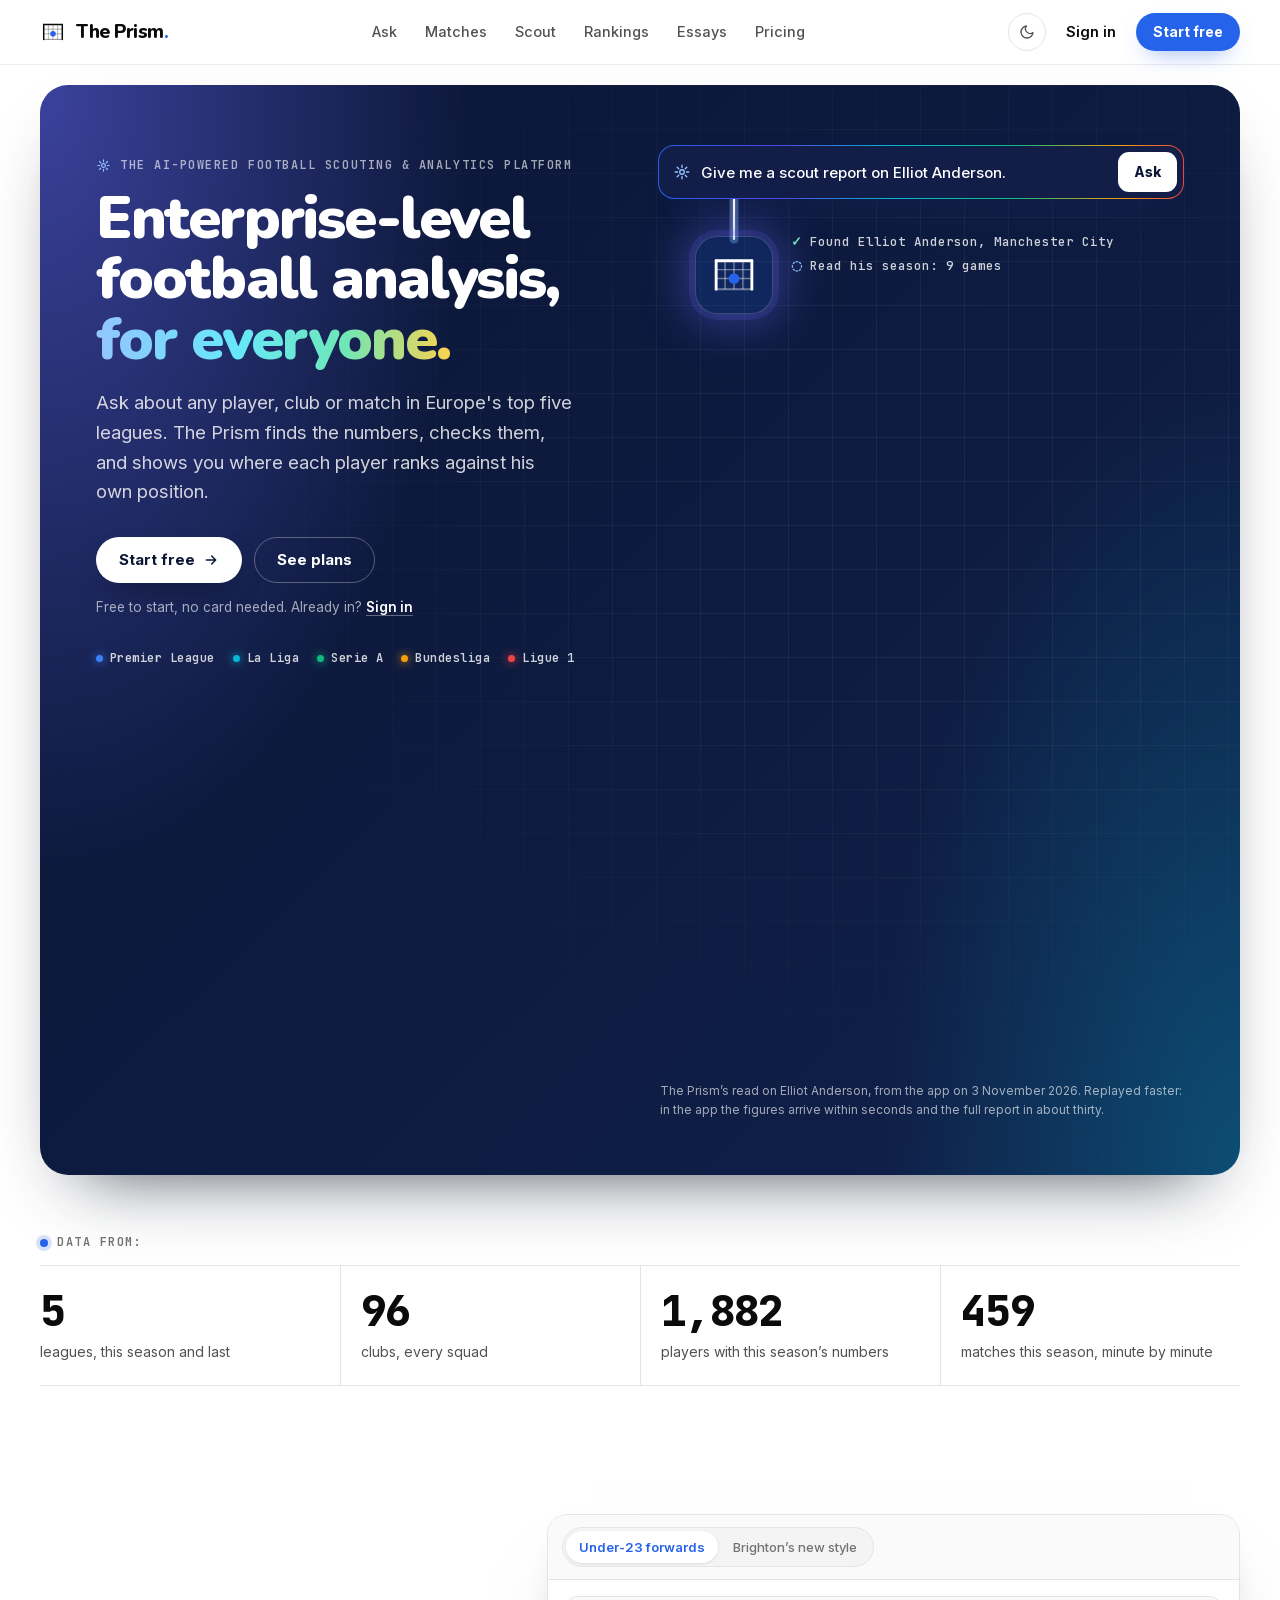
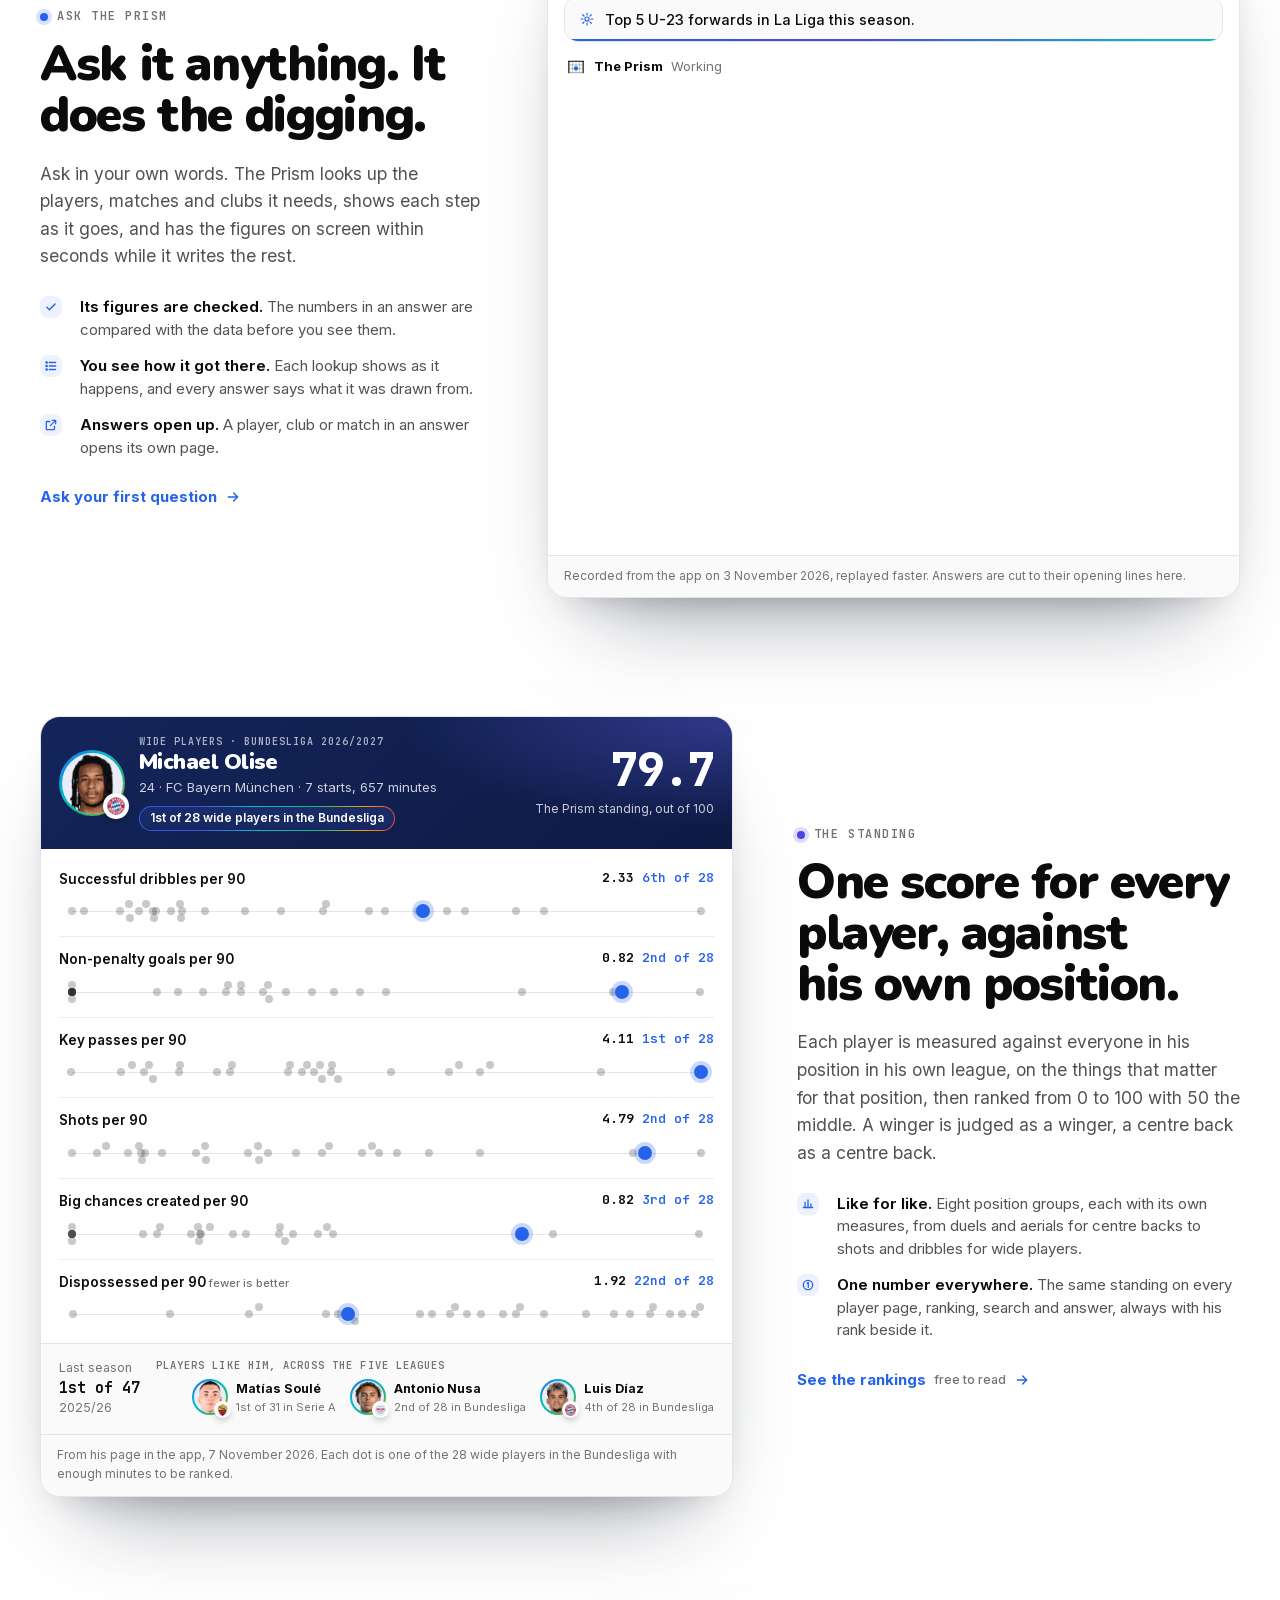
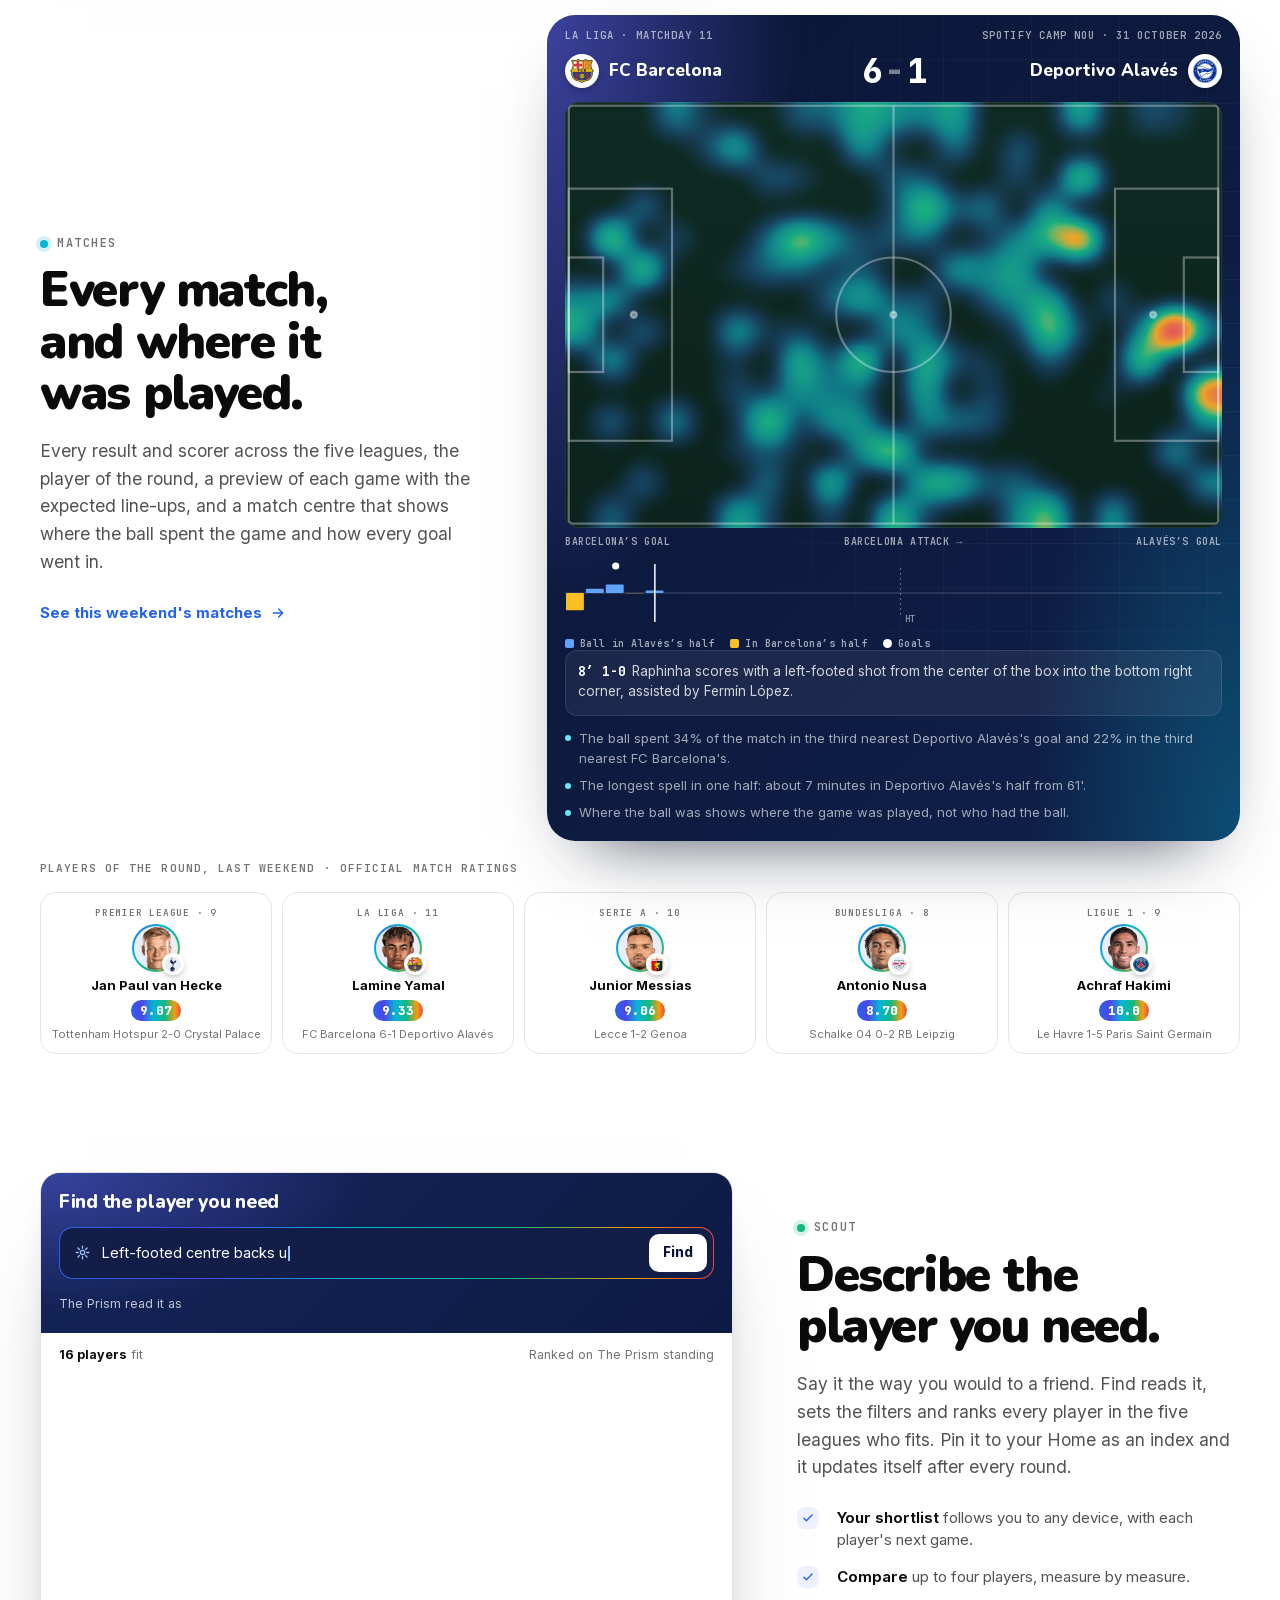
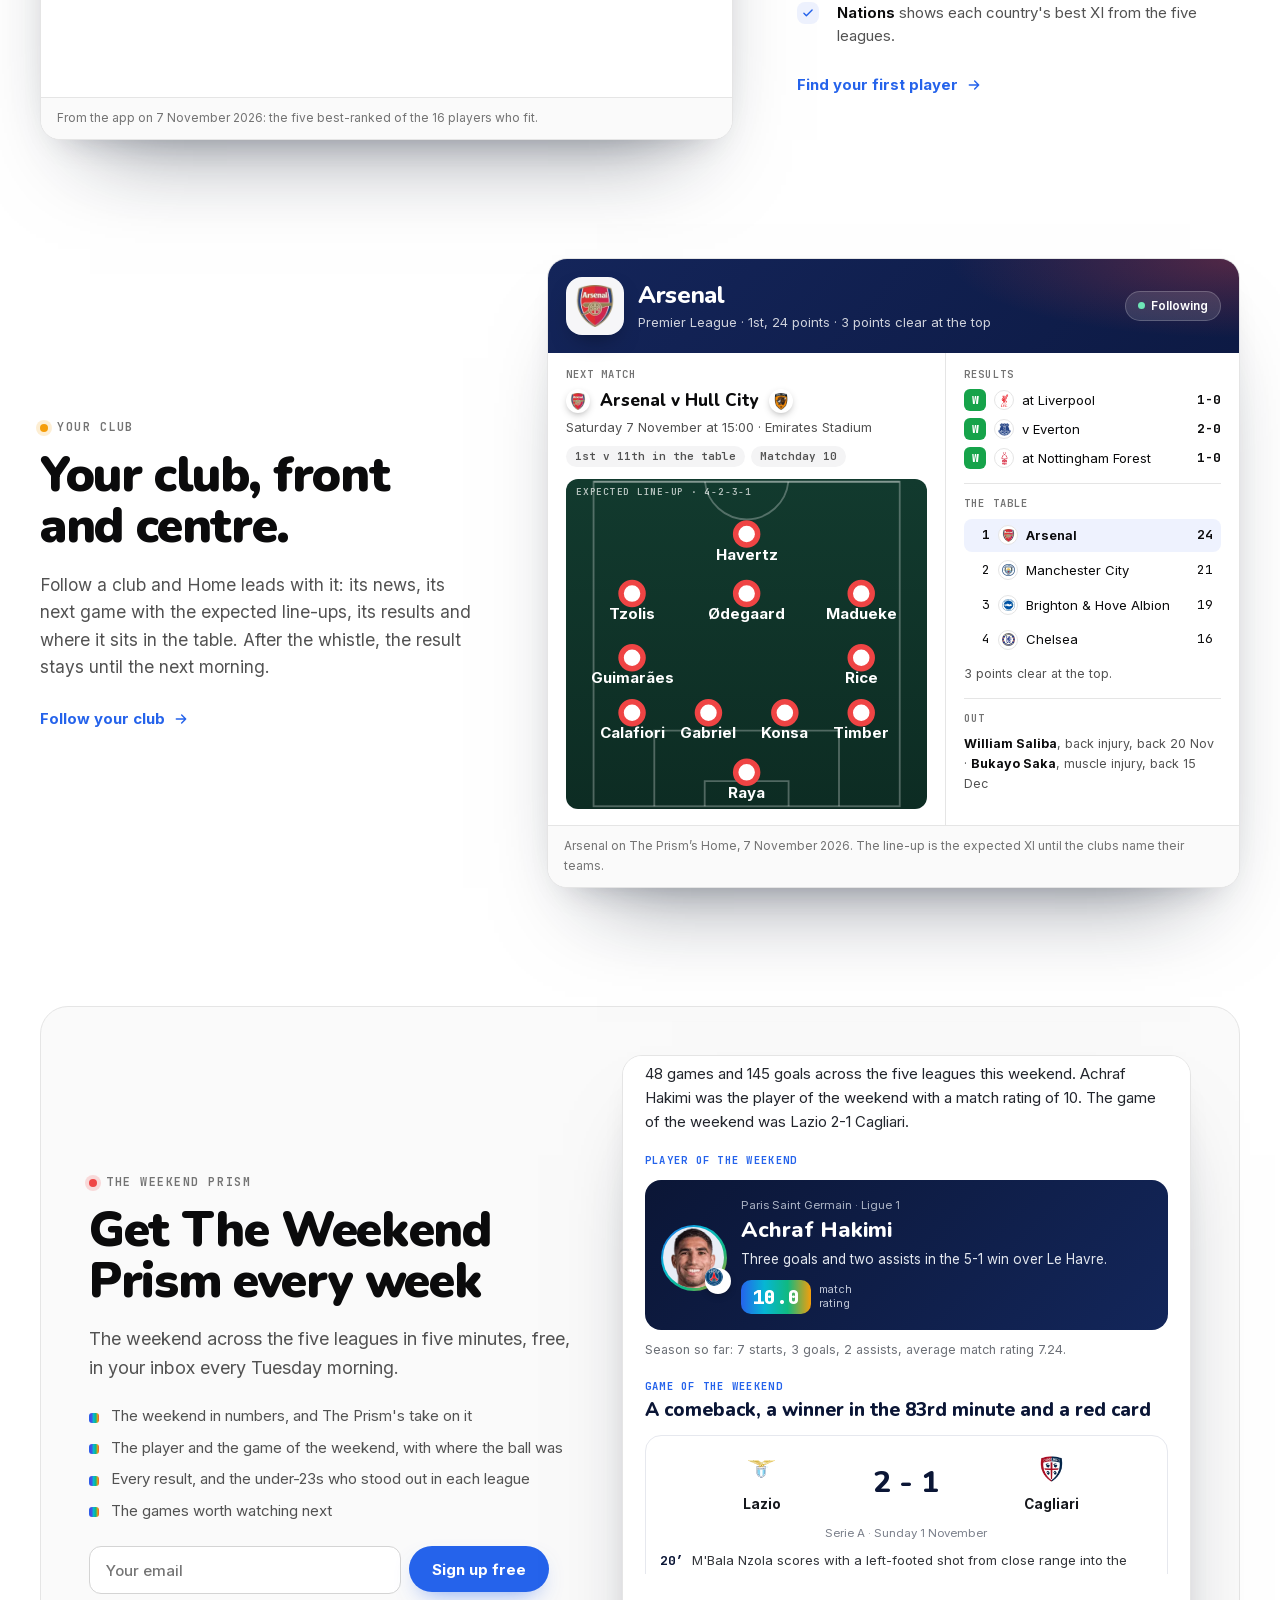
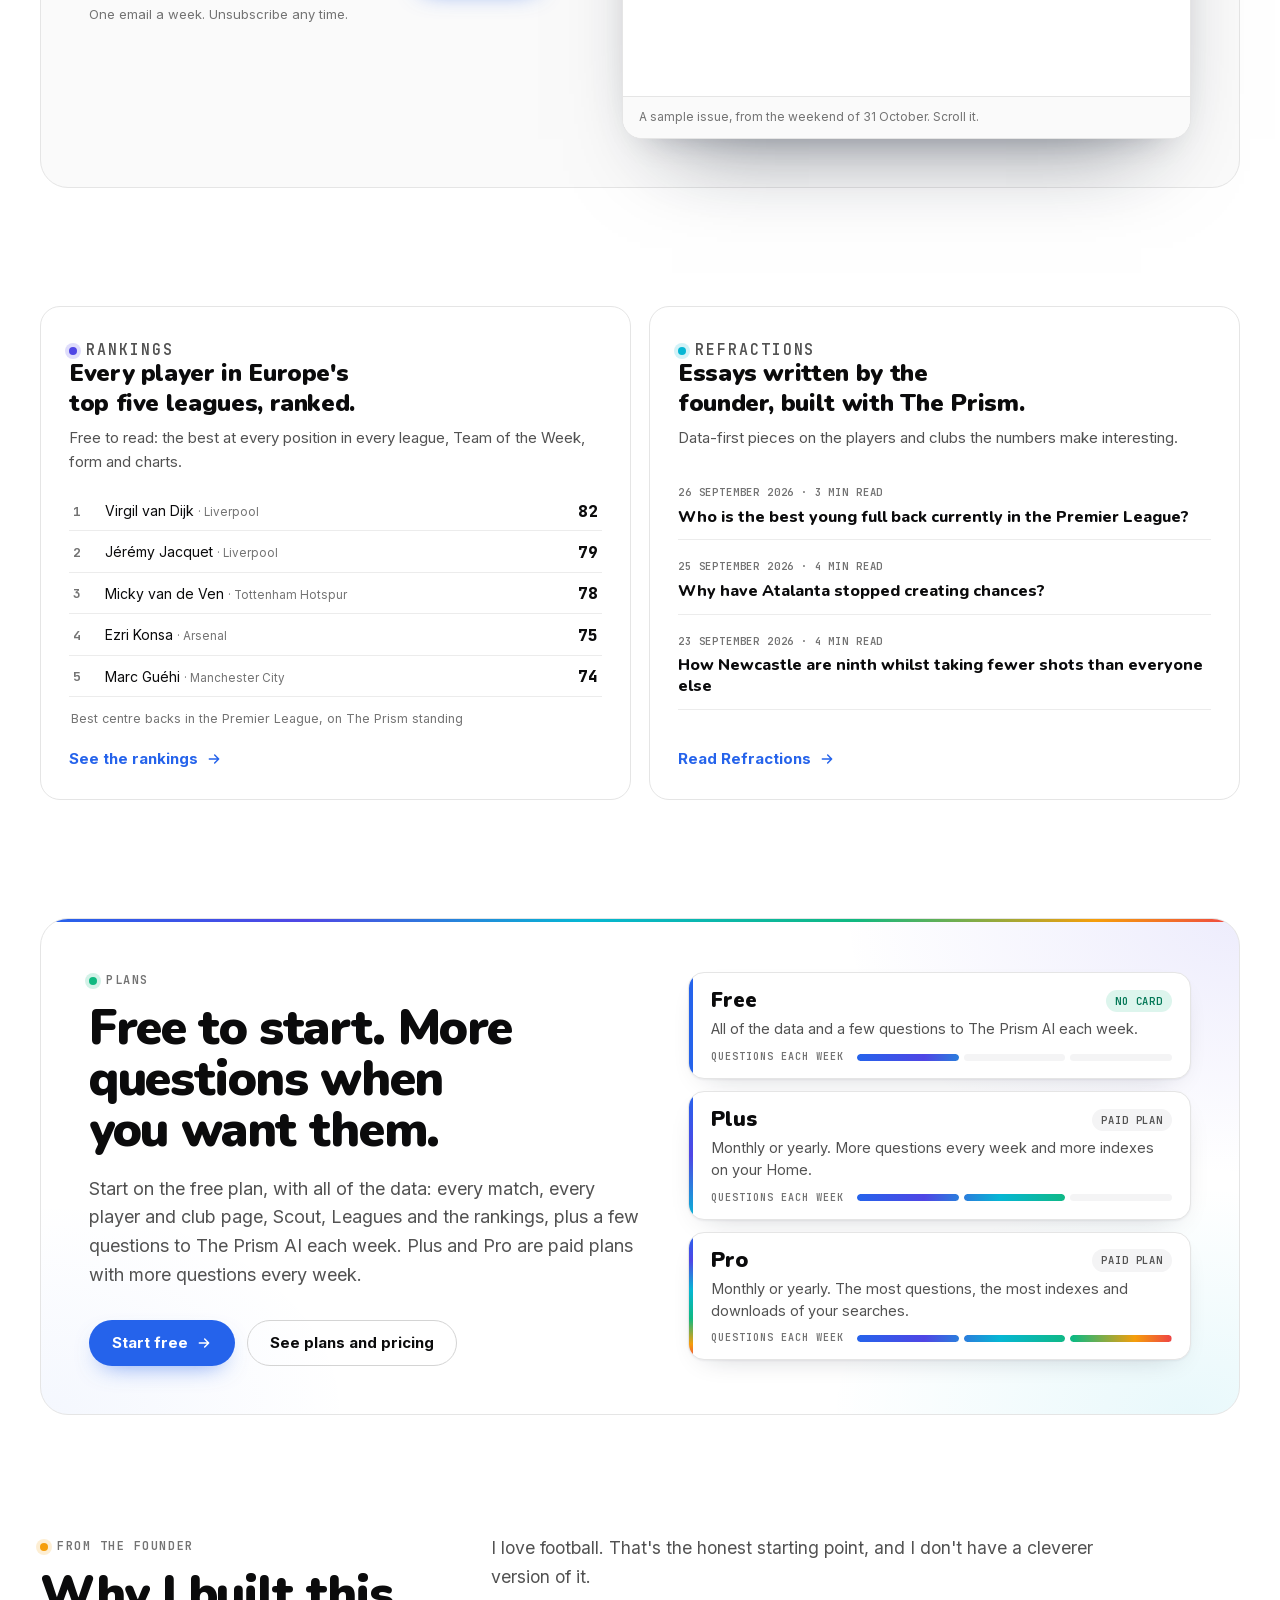
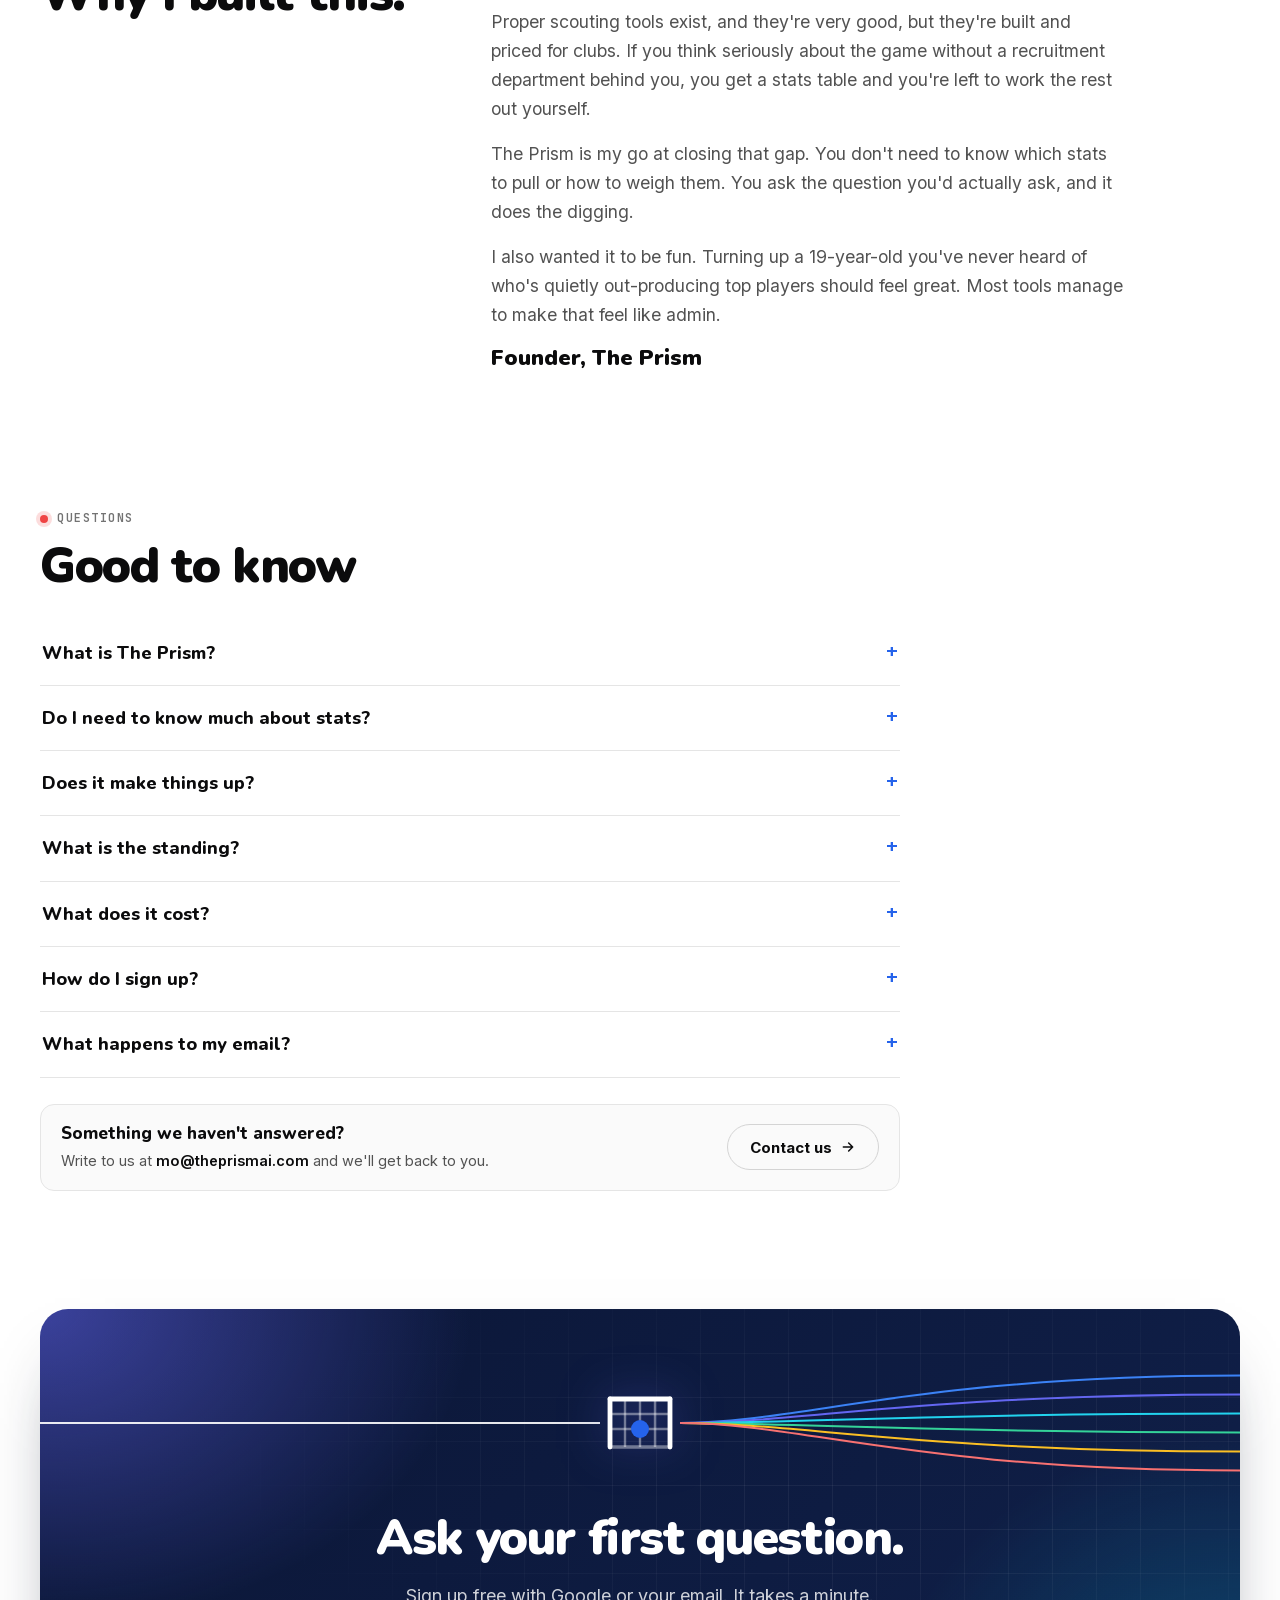
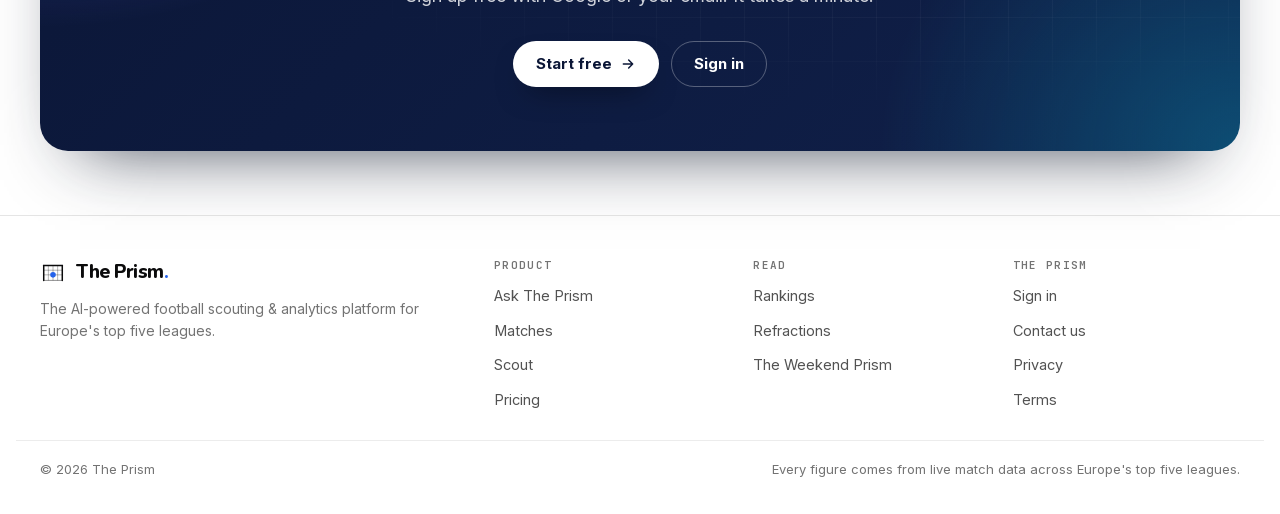
<file: index.html>
<!doctype html>
<html lang="en">
<!-- Built by build.py from src/ and data/landing.json. Edit those, then run python3 build.py. -->
<head>
<meta charset="utf-8">
<meta name="viewport" content="width=device-width, initial-scale=1, viewport-fit=cover">
<title>The Prism · Enterprise-level football analysis, for everyone</title>
<meta name="description" content="The AI-powered football scouting and analytics platform for the Premier League, La Liga, Serie A, the Bundesliga and Ligue 1. Ask about any player, club or match.">
<meta name="theme-color" content="#ffffff">
<meta name="color-scheme" content="light">
<meta name="google-adsense-account" content="ca-pub-5627497169182292">
<link rel="canonical" href="https://www.theprismai.com/">
<!-- The site icon as real files at fixed addresses: Google shows an icon beside our results only from
     an ICO, PNG, JPEG, GIF, BMP, PPM or TIFF file linked here, on the home page, and an SVG written into
     the page left its grey globe on every result until 10 Nov 2026. The same four files sit at the app's
     root; make_app_icons.py in the app repo draws them. Keep the addresses stable. -->
<link rel="icon" href="/favicon.ico" sizes="32x32">
<link rel="icon" href="/favicon.svg" type="image/svg+xml">
<link rel="icon" href="/favicon-192.png" type="image/png" sizes="192x192">
<link rel="apple-touch-icon" href="/apple-touch-icon.png">
<meta property="og:type" content="website">
<meta property="og:site_name" content="The Prism">
<meta property="og:title" content="The Prism">
<meta property="og:description" content="The AI-powered football scouting & analytics platform for Europe's top five leagues.">
<meta property="og:url" content="https://www.theprismai.com/">
<meta property="og:image" content="https://www.theprismai.com/og-v6.jpg">
<meta property="og:image:width" content="1200">
<meta property="og:image:height" content="630">
<meta property="og:image:alt" content="The Prism: enterprise-level football analysis, for everyone.">
<meta name="twitter:card" content="summary_large_image">
<meta name="twitter:title" content="The Prism">
<meta name="twitter:description" content="The AI-powered football scouting & analytics platform for Europe's top five leagues.">
<meta name="twitter:image" content="https://www.theprismai.com/og-v6.jpg">
<!-- The name Google prints above our results comes from WebSite below. "The Prism" is two common words,
     which Google may judge too generic, so "The Prism AI" is offered as the alternative it should use then. -->
<script type="application/ld+json">{"@context":"https://schema.org","@graph":[{"@type":"Organization","@id":"https://www.theprismai.com/#organization","name":"The Prism","alternateName":"The Prism AI","url":"https://www.theprismai.com/","logo":"https://www.theprismai.com/prism-mark.png","email":"mo@theprismai.com","sameAs":["https://x.com/theprismai","https://bsky.app/profile/theprismai.bsky.social"]},{"@type":"WebSite","@id":"https://www.theprismai.com/#website","name":"The Prism","alternateName":["The Prism AI"],"url":"https://www.theprismai.com/","publisher":{"@id":"https://www.theprismai.com/#organization"}}]}</script>
<!-- Visits are counted by The Prism itself (console, Traffic): no cookie, no third party.
     A page view on load, and every Start free or way into the app when pressed. -->
<script>(function(){try{var E="https://app.theprismai.com/api/p",S="landing",w=window,d=document,n=navigator,
q=new URLSearchParams(location.search),ig=0,EO='';try{EO=new URL(E,location.href).origin}catch(x){}
try{var ls=w.localStorage;if(q.get('prism_count')==='off')ls.setItem('prism_nocount','1');
if(q.get('prism_count')==='on')ls.removeItem('prism_nocount');ig=ls.getItem('prism_nocount')==='1'?1:0}catch(x){}
if(n.webdriver||!/(^|\.)theprismai\.com$/.test(location.hostname))return;
function tz(){try{return Intl.DateTimeFormat().resolvedOptions().timeZone||''}catch(x){return ''}}
function send(o){o.s=S;o.tz=tz();o.mt=n.maxTouchPoints||0;if(ig)o.x=1;var b=JSON.stringify(o);
try{if(n.sendBeacon&&n.sendBeacon(E,b))return}catch(x){}
try{fetch(E,{method:'POST',body:b,keepalive:true,mode:'no-cors',credentials:'omit'})}catch(x){}}
function view(){send({k:'v',p:location.pathname,r:d.referrer||'',src:q.get('src')||q.get('ref')||'',
us:q.get('utm_source')||'',um:q.get('utm_medium')||'',uc:q.get('utm_campaign')||''})}
if(d.prerendering)d.addEventListener('prerenderingchange',view,{once:true});else view();
d.addEventListener('click',function(e){var el=e.target&&e.target.closest?e.target.closest('[data-door],a[href]'):null;
if(!el)return;var door='',dd=el.getAttribute('data-door');
if(dd){try{var j=JSON.parse(dd);door=(j&&j.s)||''}catch(x){door=dd}}
if(el.href){try{var u=new URL(el.href,location.href);if(u.origin===EO){door=u.searchParams.get('src')||door}
else if(!dd)return}catch(x){if(!dd)return}}
if(!door)return;send({k:'d',p:location.pathname,d:String(door).slice(0,48)})},true)}catch(x){}})();</script>
<link rel="preload" href="fonts/inter-latin.woff2" as="font" type="font/woff2" crossorigin>
<link rel="preload" href="fonts/nunito-latin.woff2" as="font" type="font/woff2" crossorigin>
<style id="fonts">
/* The app's own font files (static/v3/fonts, SIL Open Font License), served from this site:
   no request leaves the page for a font. Variable files, so one face covers every weight. */
@font-face{font-family:'Inter';font-style:normal;font-weight:100 900;font-display:swap;src:url(fonts/inter-latin.woff2) format('woff2');unicode-range:U+0000-00FF,U+0131,U+0152-0153,U+02BB-02BC,U+02C6,U+02DA,U+02DC,U+0304,U+0308,U+0329,U+2000-206F,U+20AC,U+2122,U+2191,U+2193,U+2212,U+2215,U+FEFF,U+FFFD}
@font-face{font-family:'Inter';font-style:normal;font-weight:100 900;font-display:swap;src:url(fonts/inter-latin-ext.woff2) format('woff2');unicode-range:U+0100-02BA,U+02BD-02C5,U+02C7-02CC,U+02CE-02D7,U+02DD-02FF,U+0304,U+0308,U+0329,U+1D00-1DBF,U+1E00-1E9F,U+1EF2-1EFF,U+2020,U+20A0-20AB,U+20AD-20C4,U+2113,U+2C60-2C7F,U+A720-A7FF}
@font-face{font-family:'Nunito';font-style:normal;font-weight:200 1000;font-display:swap;src:url(fonts/nunito-latin.woff2) format('woff2');unicode-range:U+0000-00FF,U+0131,U+0152-0153,U+02BB-02BC,U+02C6,U+02DA,U+02DC,U+0304,U+0308,U+0329,U+2000-206F,U+20AC,U+2122,U+2191,U+2193,U+2212,U+2215,U+FEFF,U+FFFD}
@font-face{font-family:'Nunito';font-style:normal;font-weight:200 1000;font-display:swap;src:url(fonts/nunito-latin-ext.woff2) format('woff2');unicode-range:U+0100-02BA,U+02BD-02C5,U+02C7-02CC,U+02CE-02D7,U+02DD-02FF,U+0304,U+0308,U+0329,U+1D00-1DBF,U+1E00-1E9F,U+1EF2-1EFF,U+2020,U+20A0-20AB,U+20AD-20C4,U+2113,U+2C60-2C7F,U+A720-A7FF}
@font-face{font-family:'JetBrains Mono';font-style:normal;font-weight:100 800;font-display:swap;src:url(fonts/jetbrains-mono-latin.woff2) format('woff2');unicode-range:U+0000-00FF,U+0131,U+0152-0153,U+02BB-02BC,U+02C6,U+02DA,U+02DC,U+0304,U+0308,U+0329,U+2000-206F,U+20AC,U+2122,U+2191,U+2193,U+2212,U+2215,U+FEFF,U+FFFD}
@font-face{font-family:'JetBrains Mono';font-style:normal;font-weight:100 800;font-display:swap;src:url(fonts/jetbrains-mono-latin-ext.woff2) format('woff2');unicode-range:U+0100-02BA,U+02BD-02C5,U+02C7-02CC,U+02CE-02D7,U+02DD-02FF,U+0304,U+0308,U+0329,U+1D00-1DBF,U+1E00-1E9F,U+1EF2-1EFF,U+2020,U+20A0-20AB,U+20AD-20C4,U+2113,U+2C60-2C7F,U+A720-A7FF}
</style>
<script>
/* Decided before anything paints: the theme the visitor chose here or on the rankings pages (one key
   for www.theprismai.com), and whether the scenes move. With reduced motion every scene renders
   finished and nothing waits on an observer. */
(function () {
  var r = document.documentElement;
  try { var t = localStorage.getItem('prism_site_theme'); if (t === 'light' || t === 'dark') r.setAttribute('data-theme', t); } catch (e) {}
  if (!window.matchMedia('(prefers-reduced-motion: reduce)').matches) r.classList.add('motion');
})();
</script>
<style>
/* The Prism landing page (v6). One page, the app's own tokens and type.
   Layout: a light editorial page with dark "stages" (the app's hero recipe) carrying the product scenes. */
:root {
  --bg: #ffffff; --surface: #ffffff; --surface-2: #fafafa; --surface-3: #f4f4f5;
  --line: #e5e5e5; --line-2: #ececec; --line-strong: #d4d4d4;
  --ink: #0b0b0c; --ink-2: #525252; --ink-3: #737373; --ink-4: #a3a3a3;
  --accent: #2563EB; --accent-ink: #2563EB; --accent-soft: #eef2fe; --accent-hover: #1d4ed8;
  --stage-a: #0b1636; --stage-b: #10204a; --on-stage: #ffffff; --on-stage-2: rgba(255,255,255,.80); --on-stage-3: rgba(255,255,255,.62);
  --stage-line: rgba(255,255,255,.14); --stage-fill: rgba(255,255,255,.06);
  --win: #16a34a; --draw: #8a93a3; --loss: #e23b4a;
  --s1: #2563EB; --s2: #4f46e5; --s3: #06b6d4; --s4: #10b981; --s5: #f59e0b; --s6: #ef4444;
  --spectrum: linear-gradient(90deg,#2563EB 0%,#4f46e5 22%,#06b6d4 45%,#10b981 68%,#f59e0b 88%,#ef4444 100%);
  --dot: rgba(11,11,12,.22);
  --shadow-1: 0 1px 2px rgba(15,23,42,.05), 0 10px 30px -18px rgba(15,23,42,.30);
  --shadow-2: 0 50px 90px -50px rgba(15,23,42,.55), 0 16px 34px -24px rgba(15,23,42,.30);
  --font-display: 'Nunito', ui-rounded, system-ui, sans-serif;
  --font: 'Inter', system-ui, -apple-system, 'Segoe UI', Roboto, sans-serif;
  --mono: 'JetBrains Mono', ui-monospace, 'SF Mono', Menlo, Consolas, monospace;
  --r-xl: 28px; --r-lg: 20px; --r-md: 14px; --r-sm: 10px;
  --page: 1200px;
  --gut-l: max(16px, env(safe-area-inset-left, 0px));
  --gut-r: max(16px, env(safe-area-inset-right, 0px));
}
/* Light for everyone by default, whatever the device is set to (7 Nov 2026); dark only when the visitor
   picks it with the toggle, which the page remembers. */
:root { color-scheme: light; }
:root[data-theme="dark"] {
  --bg: #141414; --surface: #1a1a1a; --surface-2: #1c1c1c; --surface-3: #202022;
  --line: #262626; --line-2: #2a2a2a; --line-strong: #404040;
  --ink: #ffffff; --ink-2: #d4d4d4; --ink-3: #a3a3a3; --ink-4: #737373;
  --accent-ink: #6f9bff; --accent-soft: rgba(37,99,235,.16);
  --stage-a: #0a1331; --stage-b: #0f1d45; --dot: rgba(255,255,255,.26);
  --shadow-1: 0 1px 2px rgba(0,0,0,.4), 0 10px 30px -18px rgba(0,0,0,.7);
  --shadow-2: 0 50px 90px -50px rgba(0,0,0,.9), 0 16px 34px -24px rgba(0,0,0,.6);
  color-scheme: dark;
}

* { box-sizing: border-box; }
html { -webkit-text-size-adjust: 100%; scroll-behavior: smooth; scroll-padding-top: 84px; }
body { margin: 0; background: var(--bg); color: var(--ink); font: 400 16px/1.6 var(--font); -webkit-font-smoothing: antialiased; overflow-x: hidden; }
body::before { content: ""; position: fixed; inset: 0 0 auto; height: env(safe-area-inset-top, 0px); z-index: 60; background: var(--bg); }
img { max-width: 100%; display: block; }
a { color: inherit; }
button { font: inherit; color: inherit; }
:focus-visible { outline: 2px solid var(--accent); outline-offset: 3px; border-radius: 6px; }
::selection { background: var(--accent); color: #fff; }
.wrap { max-width: calc(var(--page) + 48px); margin: 0 auto; padding-left: var(--gut-l); padding-right: var(--gut-r); }
@media (min-width: 700px) { .wrap { padding-left: max(24px, env(safe-area-inset-left, 0px)); padding-right: max(24px, env(safe-area-inset-right, 0px)); } }
.sr { position: absolute; width: 1px; height: 1px; overflow: hidden; clip: rect(0 0 0 0); white-space: nowrap; }
.num { font-family: var(--mono); font-variant-numeric: tabular-nums; letter-spacing: -.02em; }

/* ── type ── */
h1, h2, h3 { font-family: var(--font-display); text-wrap: balance; margin: 0; }
h1 { font-weight: 900; font-size: clamp(2.45rem, 1.3rem + 3.3vw, 3.7rem); line-height: 1.02; letter-spacing: -.032em; }
h2 { font-weight: 900; font-size: clamp(2rem, 1.25rem + 2.4vw, 3.05rem); line-height: 1.05; letter-spacing: -.028em; }
h3 { font-weight: 800; font-size: 1.2rem; line-height: 1.25; letter-spacing: -.015em; }
.eyebrow { display: inline-flex; align-items: center; gap: 9px; margin: 0 0 16px; font: 600 .74rem/1 var(--mono); letter-spacing: .13em; text-transform: uppercase; color: var(--ink-3); }
.eyebrow i { width: 8px; height: 8px; border-radius: 50%; background: var(--c, var(--accent)); box-shadow: 0 0 0 4px color-mix(in srgb, var(--c, var(--accent)) 18%, transparent); }
.lede { margin: 18px 0 0; max-width: 34em; font-size: 1.125rem; line-height: 1.6; color: var(--ink-2); text-wrap: pretty; }
.hl { font-family: var(--mono); font-weight: 600; font-size: .92em; color: var(--accent-ink); }

/* ── buttons and doors ── */
.btn { display: inline-flex; align-items: center; justify-content: center; gap: 8px; height: 46px; padding: 0 22px; border-radius: 99px; border: 1px solid transparent; font: 700 15px/1 var(--font); text-decoration: none; cursor: pointer; white-space: nowrap; transition: background .15s, border-color .15s, transform .15s, box-shadow .15s; }
.btn svg { width: 16px; height: 16px; transition: transform .2s; }
.btn:hover svg { transform: translateX(3px); }
.btn-primary { background: var(--accent); color: #fff; box-shadow: 0 10px 24px -12px rgba(37,99,235,.7); }
.btn-primary:hover { background: var(--accent-hover); }
.btn-ghost { background: transparent; color: var(--ink); border-color: var(--line-strong); }
.btn-ghost:hover { background: var(--surface-2); }
.btn-light { background: #fff; color: #0b1636; box-shadow: 0 14px 30px -14px rgba(0,0,0,.55); }
.btn-light:hover { background: #eef2ff; }
.btn-line { background: transparent; color: #fff; border-color: rgba(255,255,255,.3); }
.btn-line:hover { background: rgba(255,255,255,.08); }
.btn-sm { height: 38px; padding: 0 16px; font-size: 14px; }
.door { display: inline-flex; align-items: center; gap: 8px; margin-top: 26px; font-weight: 700; font-size: 15px; color: var(--accent-ink); text-decoration: none; }
.door svg { width: 16px; height: 16px; transition: transform .2s; }
.door:hover svg { transform: translateX(3px); }
.door small { color: var(--ink-3); font-weight: 500; }

/* ── header ── */
.top { position: sticky; top: env(safe-area-inset-top, 0px); z-index: 50; background: color-mix(in srgb, var(--bg) 84%, transparent); -webkit-backdrop-filter: saturate(1.4) blur(14px); backdrop-filter: saturate(1.4) blur(14px); border-bottom: 1px solid var(--line-2); }
.top-in { height: 64px; display: flex; align-items: center; gap: 26px; }
.brand { display: flex; align-items: center; gap: 10px; text-decoration: none; color: var(--ink); flex: 0 0 auto; }
.brand svg { width: 26px; height: 26px; color: var(--ink); }
.brand b { font: 800 19px/1 var(--font-display); letter-spacing: -.025em; }
.brand b i { font-style: normal; color: var(--accent); }
.nav { display: flex; gap: 4px; flex: 1 1 auto; justify-content: center; }
.nav a { padding: 8px 12px; border-radius: 99px; font-size: 14.5px; font-weight: 500; color: var(--ink-2); text-decoration: none; transition: color .15s, background .15s; }
.nav a:hover { color: var(--ink); background: var(--surface-3); }
.top-r { display: flex; align-items: center; gap: 8px; flex: 0 0 auto; margin-left: auto; }
.icon-btn { width: 38px; height: 38px; display: grid; place-items: center; border-radius: 99px; border: 1px solid var(--line); background: var(--surface); color: var(--ink-2); cursor: pointer; }
.icon-btn:hover { color: var(--ink); border-color: var(--line-strong); }
.icon-btn svg { width: 16px; height: 16px; }
.signin { padding: 8px 12px; font-size: 14.5px; font-weight: 600; color: var(--ink); text-decoration: none; }
.menu-btn { display: none; }
.progress { position: absolute; left: 0; right: 0; bottom: -1px; height: 2px; background: var(--spectrum); transform-origin: 0 50%; transform: scaleX(0); }
@supports (animation-timeline: scroll()) {
  .progress { animation: prog linear both; animation-timeline: scroll(root); }
  @keyframes prog { to { transform: scaleX(1); } }
}
.drawer { display: none; }
@media (max-width: 980px) { .nav { display: none; } .signin.wide { display: none; } .menu-btn { display: grid; } }
@media (max-width: 420px) { .top-in { gap: 12px; } .theme-btn { display: none; } }
.drawer.open { display: block; position: fixed; inset: calc(64px + env(safe-area-inset-top, 0px)) 0 auto; z-index: 49; background: var(--bg); border-bottom: 1px solid var(--line); padding: 10px var(--gut-r) 18px var(--gut-l); box-shadow: var(--shadow-1); }
.drawer a { display: block; padding: 13px 4px; font-size: 17px; font-weight: 600; color: var(--ink); text-decoration: none; border-bottom: 1px solid var(--line-2); }
/* the colourful way in: a blue button inside the spectrum, like the hero's ask bar */
.btn-spectrum { color: #fff; border: 2px solid transparent; background: linear-gradient(100deg, #2563EB, #4338ca) padding-box, var(--spectrum) border-box;
  box-shadow: 0 12px 30px -12px rgba(79,70,229,.75), 0 0 0 4px color-mix(in srgb, var(--accent) 12%, transparent); }
.btn-spectrum:hover { background: linear-gradient(100deg, #1d4ed8, #3730a3) padding-box, var(--spectrum) border-box; }
.drawer .btn-spectrum { display: flex; align-items: center; justify-content: center; width: 100%; height: 54px; margin-top: 18px; padding: 0 22px; border-bottom: 2px solid transparent; color: #fff; font-size: 16px; font-weight: 700; }

/* ── stages: the app's dark editorial recipe ── */
.stage { position: relative; isolation: isolate; overflow: hidden; border-radius: var(--r-xl); color: var(--on-stage);
  background: radial-gradient(60% 120% at 0% 0%, rgba(99,102,241,.55), transparent 60%), radial-gradient(50% 120% at 100% 100%, rgba(6,182,212,.30), transparent 60%), linear-gradient(135deg, var(--stage-a), var(--stage-b));
  box-shadow: 0 34px 70px -40px rgba(15,23,42,.85); }
.stage::before { content: ""; position: absolute; inset: 0; z-index: -1; pointer-events: none;
  background-image: linear-gradient(rgba(255,255,255,.055) 1px, transparent 1px), linear-gradient(90deg, rgba(255,255,255,.055) 1px, transparent 1px);
  background-size: 44px 44px; -webkit-mask-image: radial-gradient(75% 70% at 72% 38%, #000 25%, transparent 78%); mask-image: radial-gradient(75% 70% at 72% 38%, #000 25%, transparent 78%); }

/* ── hero ── */
.hero .stage::after { content: ""; position: absolute; inset: 0; z-index: 0; pointer-events: none; opacity: 0; transition: opacity .6s;
  background: radial-gradient(520px circle at var(--gx, 70%) var(--gy, 30%), rgba(125,211,252,.13), transparent 62%); }
.hero .stage.lit::after { opacity: 1; }
.hero-grid { position: relative; z-index: 1; }
.hero { margin-top: 20px; }
.hero-grid { display: grid; grid-template-columns: minmax(0, 1fr) minmax(0, 1.04fr); gap: 56px; padding: 60px 56px 56px; align-items: start; }
.hero-copy { padding-top: 10px; }
.hero .eyebrow { color: var(--on-stage-3); }
.hero .eyebrow svg { width: 15px; height: 15px; color: #93c5fd; }
.hero .eyebrow .live { width: 8px; height: 8px; border-radius: 50%; background: #6ee7b7; animation: livepulse 2.4s ease-out infinite; }
@media (max-width: 430px) { .hero .eyebrow .eb-rest { display: none; } }
@keyframes livepulse { 0% { box-shadow: 0 0 0 0 rgba(110,231,183,.55); } 70%, 100% { box-shadow: 0 0 0 8px rgba(110,231,183,0); } }
.hero h1 { color: #fff; }
.hero h1 .sp { background: linear-gradient(90deg, #93c5fd, #67e8f9 40%, #6ee7b7 70%, #fcd34d); -webkit-background-clip: text; background-clip: text; color: transparent; }
.hero .lede { color: var(--on-stage-2); font-size: 1.16rem; }
.cta-row { display: flex; flex-wrap: wrap; gap: 12px; margin-top: 30px; }
.cta-note { margin: 14px 0 0; font-size: 13.5px; color: var(--on-stage-3); }
.cta-note a { color: #fff; font-weight: 600; text-decoration: none; border-bottom: 1px solid rgba(255,255,255,.35); }
.leagues { display: flex; flex-wrap: wrap; gap: 8px 18px; margin: 34px 0 0; padding: 0; list-style: none; font: 600 12px/1 var(--mono); letter-spacing: .04em; color: var(--on-stage-2); }
.leagues li { display: inline-flex; align-items: center; gap: 7px; }
.leagues i { width: 7px; height: 7px; border-radius: 50%; background: var(--c); box-shadow: 0 0 10px var(--c); }

/* the scene: a question goes in, the answer comes out of the mark as the spectrum */
.scene { position: relative; display: flex; flex-direction: column; gap: 0; min-width: 0; }
.beams { position: absolute; inset: 0; width: 100%; height: 100%; overflow: visible; pointer-events: none; z-index: 0; }
.beams path { fill: none; stroke-linecap: round; }
.beam-glow { stroke: rgba(147,197,253,.35); stroke-width: 9; }
.beam-core { stroke: #fff; stroke-width: 2.2; }
.ray { stroke-width: 2.6; opacity: .95; }
.ray-glow { stroke-width: 8; opacity: .22; }
.sc-ask { position: relative; z-index: 1; display: flex; align-items: center; gap: 10px; min-height: 54px; padding: 6px 6px 6px 14px; border-radius: 16px; border: 1.5px solid transparent;
  background: linear-gradient(#121d48, #121d48) padding-box, var(--spectrum) border-box; box-shadow: 0 18px 44px -26px rgba(99,102,241,.95); }
.sc-ask .spark { width: 18px; height: 18px; color: #93c5fd; flex: 0 0 auto; }
.sc-ask .q { flex: 1; min-width: 0; font: 500 15px/1.4 var(--font); color: #fff; }
.sc-ask .q:empty::before { content: "Ask anything about any player, club or match"; color: rgba(255,255,255,.45); }
.caret { display: inline-block; width: 2px; height: 1.05em; margin-left: 1px; vertical-align: -.17em; background: #93c5fd; animation: blink 1s steps(1) infinite; }
@keyframes blink { 50% { opacity: 0; } }
.sc-ask .go { flex: 0 0 auto; display: inline-flex; align-items: center; height: 40px; padding: 0 16px; border: 0; border-radius: 11px; background: #fff; color: #0b1636; font: 750 14px/1 var(--font); transition: transform .15s; }
.sc-ask.sent .go { transform: scale(.94); }
.sc-mid { position: relative; z-index: 1; display: flex; align-items: center; gap: 18px; padding-left: 7%; min-height: 84px; margin-top: 34px; }
.sc-mark { position: relative; flex: 0 0 auto; width: 78px; height: 78px; border-radius: 22px; display: grid; place-items: center; background: rgba(255,255,255,.06); border: 1px solid rgba(255,255,255,.18); transition: box-shadow .5s, background .5s; }
.sc-mark svg { width: 50px; height: 50px; color: #fff; }
.sc-mark.lit { background: rgba(37,99,235,.18); box-shadow: 0 0 0 6px rgba(99,102,241,.14), 0 0 46px 8px rgba(99,102,241,.45); }
.sc-mark.lit .ball { animation: ball 1.4s ease-in-out 2; transform-origin: 14px 16px; }
@keyframes ball { 50% { transform: scale(1.35); } }
.sc-steps { list-style: none; margin: 0; padding: 0; display: grid; gap: 7px; font: 500 12.5px/1.35 var(--mono); color: var(--on-stage-2); min-width: 0; }
.sc-steps li { display: flex; gap: 8px; align-items: baseline; }
.sc-steps li::before { content: "✓"; color: #6ee7b7; font-weight: 700; }
.sc-steps li.run::before { content: "◌"; color: #93c5fd; }
.sc-card { position: relative; z-index: 1; margin-top: 54px; border-radius: 20px; overflow: hidden; background: var(--surface); color: var(--ink); border: 1px solid rgba(255,255,255,.12); box-shadow: 0 46px 90px -40px rgba(0,0,0,.85); }
.sc-edge { height: 3px; background: var(--spectrum); transform-origin: 0 50%; }

/* the scout card (the app's rc- card, redrawn) */
.rc-hd { display: grid; grid-template-columns: auto minmax(0, 1fr); gap: 4px 14px; padding: 16px 18px 14px; color: #fff;
  background: radial-gradient(80% 140% at 100% 0%, rgba(99,102,241,.35), transparent 60%), linear-gradient(135deg, #14255a, #0d1a44); }
.rc-who { min-width: 0; align-self: center; }
.rc-kick { font: 600 10px/1.3 var(--mono); letter-spacing: .1em; text-transform: uppercase; color: rgba(255,255,255,.66); }
.rc-name { margin-top: 3px; font: 900 25px/1.05 var(--font-display); letter-spacing: -.025em; }
.rc-sub { margin-top: 3px; font-size: 13px; color: rgba(255,255,255,.80); }
.rc-tiles { grid-column: 1 / -1; display: grid; grid-template-columns: 1.3fr repeat(3, 1fr); gap: 8px; margin-top: 12px; }
.tile { min-width: 0; padding: 9px 11px 10px; border-radius: 12px; background: rgba(255,255,255,.07); border: 1px solid rgba(255,255,255,.12); }
.tile b { display: block; font: 800 19px/1.1 var(--mono); letter-spacing: -.03em; font-variant-numeric: tabular-nums; }
.tile b small { font-size: 12px; font-weight: 600; opacity: .7; letter-spacing: 0; }
.tile span { display: block; margin-top: 3px; font-size: 11.5px; line-height: 1.3; color: rgba(255,255,255,.80); }
.tile em { display: block; margin-top: 3px; font: 600 10.5px/1.2 var(--mono); font-style: normal; color: #93c5fd; }
.tile.rank b { font-size: 22px; }
.tile.rank b small { font-size: 12.5px; }
.tile.rank { border: 1.5px solid transparent; background: linear-gradient(#1a2d69, #162760) padding-box, var(--spectrum) border-box; }
.rc-season { grid-column: 1 / -1; margin-top: 10px; font-size: 12.5px; color: rgba(255,255,255,.75); }
.rc-season b { color: #fff; }
.rc-body { padding: 16px 18px 6px; }
.rc-lbl { display: flex; align-items: center; gap: 8px; font: 600 10.5px/1 var(--mono); letter-spacing: .1em; text-transform: uppercase; color: var(--ink-3); }
.rc-lbl svg { width: 16px; height: 16px; color: var(--ink); }
.rc-lead { margin: 10px 0 12px; font: 600 15.5px/1.5 var(--font); color: var(--ink); }
.rc-pts { display: grid; gap: 9px; margin: 0 0 12px; padding: 0; list-style: none; }
.rc-pts li { display: grid; grid-template-columns: 16px minmax(0,1fr); gap: 8px; font-size: 13.5px; line-height: 1.5; color: var(--ink-2); }
.rc-pts li::before { content: ""; width: 8px; height: 8px; margin-top: 6px; border-radius: 50%; background: var(--win); }
.rc-pts li.con::before { background: var(--s5); }
.rc-pts b { color: var(--ink); font-weight: 650; }
.writing { display: none; margin: 12px 0 14px; }
.writing span { display: block; height: 10px; margin: 9px 0; border-radius: 6px; background: linear-gradient(90deg, var(--surface-3) 25%, var(--accent-soft) 50%, var(--surface-3) 75%); background-size: 200% 100%; animation: shimmer 1.1s linear infinite; }
.writing span:nth-child(2) { width: 88%; } .writing span:nth-child(3) { width: 64%; }
.writing p { margin: 0; font: 600 11px var(--mono); letter-spacing: .06em; text-transform: uppercase; color: var(--accent-ink); }
@keyframes shimmer { to { background-position: -200% 0; } }
.rc-by { display: flex; align-items: center; gap: 9px; padding: 11px 18px 13px; border-top: 1px solid var(--line); font-size: 12.5px; color: var(--ink-3); }
.rc-by svg { width: 18px; height: 18px; color: var(--ink); flex: 0 0 auto; }
.rc-by b { color: var(--ink); }
.rc-by .ok { margin-left: auto; display: inline-flex; align-items: center; gap: 6px; padding: 4px 9px; border-radius: 99px; background: color-mix(in srgb, var(--win) 12%, transparent); color: var(--win); font: 600 11px/1 var(--mono); }
.scene-note { margin: 10px 2px 0; font-size: 12px; color: var(--on-stage-3); }
.replay { position: absolute; right: 18px; bottom: 16px; z-index: 3; display: none; align-items: center; gap: 6px; height: 30px; padding: 0 12px; border-radius: 99px; border: 1px solid rgba(255,255,255,.22); background: rgba(10,18,46,.6); color: #fff; font: 600 12px/1 var(--font); cursor: pointer; }
.motion .scene.done ~ .replay, .motion .replay.show { display: inline-flex; }

/* motion: start states, only when motion is on */
.motion .scene .beams path { stroke-dasharray: 1 1; stroke-dashoffset: 1; }
.motion .scene.s-beam .beam-core, .motion .scene.s-beam .beam-glow { stroke-dashoffset: 0; transition: stroke-dashoffset .6s cubic-bezier(.3,.7,.2,1); }
.motion .scene.s-rays .ray, .motion .scene.s-rays .ray-glow { stroke-dashoffset: 0; transition: stroke-dashoffset .75s cubic-bezier(.3,.7,.2,1) var(--d, 0s); }
.motion .scene.s-done .ray { opacity: .5; stroke-dasharray: .05 .07; animation: flow 2.6s linear infinite; transition: opacity .8s; }
.motion .scene.s-done .ray-glow, .motion .scene.s-done .beam-glow { opacity: .1; transition: opacity .8s; }
@keyframes flow { to { stroke-dashoffset: -.24; } }
.motion .scene .sc-steps li { opacity: 0; transform: translateY(4px); transition: opacity .3s, transform .3s; }
.motion .scene .sc-steps li.in { opacity: 1; transform: none; }
.motion .scene .sc-card { opacity: 0; transform: translateY(18px) scale(.985); transition: opacity .55s cubic-bezier(.2,.8,.2,1), transform .7s cubic-bezier(.2,.8,.2,1); }
.motion .scene.s-card .sc-card { opacity: 1; transform: none; }
.motion .scene .sc-edge { transform: scaleX(0); transition: transform .7s cubic-bezier(.3,.7,.2,1) .1s; }
.motion .scene.s-card .sc-edge { transform: none; }
.motion .scene .rc-hd > *, .motion .scene .tile { opacity: 0; transform: translateY(6px); transition: opacity .4s, transform .4s; }
.motion .scene.s-card .rc-hd > * { opacity: 1; transform: none; transition-delay: .2s; }
.motion .scene.s-card .tile { opacity: 1; transform: none; transition-delay: calc(.35s + var(--i, 0) * .08s); }
.motion .scene .rc-body .rc-lead, .motion .scene .rc-body .rc-pts li { opacity: 0; transform: translateY(5px); transition: opacity .45s, transform .45s; }
.motion .scene.s-writing .writing { display: block; }
.motion .scene.s-verdict .writing { display: none; }
.motion .scene.s-verdict .rc-lead, .motion .scene.s-verdict .rc-pts li { opacity: 1; transform: none; transition-delay: calc(var(--i, 0) * .12s); }
.motion .scene .rc-by .ok, .motion .scene .rc-by .st { opacity: 0; transition: opacity .4s; }
.motion .scene.s-done .rc-by .ok, .motion .scene.s-done .rc-by .st { opacity: 1; }
.motion .scene.s-card .rc-by .st.wr { opacity: 1; }

/* ── numbers strip ── */
.numbers { padding-block: 54px 10px; }
.numbers ul { list-style: none; margin: 0; padding: 0; display: grid; grid-template-columns: repeat(4, minmax(0, 1fr)); border-top: 1px solid var(--line); border-bottom: 1px solid var(--line); }
.numbers li { padding: 24px 20px 22px; border-left: 1px solid var(--line); }
.numbers li:first-child { border-left: 0; padding-left: 0; }
.numbers b { display: block; font: 800 clamp(2rem, 1.4rem + 1.6vw, 2.7rem)/1 var(--mono); letter-spacing: -.04em; font-variant-numeric: tabular-nums; }
.numbers span { display: block; margin-top: 8px; font-size: 14px; color: var(--ink-2); }
@media (max-width: 760px) { .numbers ul { grid-template-columns: 1fr 1fr; } .numbers li:nth-child(3) { border-left: 0; padding-left: 0; border-top: 1px solid var(--line); } .numbers li:nth-child(4) { border-top: 1px solid var(--line); } }

/* ── chapters ── */
.ch { padding: 118px 0 0; }
.ch-grid { display: grid; grid-template-columns: minmax(0, .78fr) minmax(0, 1.22fr); gap: 64px; align-items: center; }
.ch-grid.rev { grid-template-columns: minmax(0, 1.22fr) minmax(0, .78fr); }
.ch-grid.rev .ch-copy { order: 2; }
.ch-copy { min-width: 0; }
.ch-copy .lede { font-size: 1.08rem; }
.points { list-style: none; margin: 26px 0 0; padding: 0; display: grid; gap: 14px; }
.points li { display: grid; grid-template-columns: 28px minmax(0, 1fr); gap: 12px; font-size: 15px; line-height: 1.5; color: var(--ink-2); }
.points li svg { width: 22px; height: 22px; padding: 4px; border-radius: 8px; background: var(--accent-soft); color: var(--accent-ink); }
.points b { color: var(--ink); font-weight: 650; }
@media (max-width: 960px) {
  .ch { padding-top: 84px; }
  .ch-grid, .ch-grid.rev { grid-template-columns: 1fr; gap: 34px; }
  .ch-grid.rev .ch-copy { order: 0; }
}

/* an app panel: what a scene sits in */
.app { position: relative; min-width: 0; border-radius: var(--r-lg); background: var(--surface); border: 1px solid var(--line); box-shadow: var(--shadow-2); overflow: hidden; }
.app-hd { display: flex; align-items: center; gap: 10px; padding: 12px 14px; border-bottom: 1px solid var(--line); background: var(--surface-2); }
.seg { display: inline-flex; gap: 2px; padding: 3px; border-radius: 99px; background: var(--surface-3); border: 1px solid var(--line); max-width: 100%; overflow-x: auto; scrollbar-width: none; }
.seg button { flex: 0 0 auto; height: 32px; padding: 0 13px; border: 0; border-radius: 99px; background: none; color: var(--ink-3); font: 500 13px/1 var(--font); cursor: pointer; white-space: nowrap; }
.seg button:focus-visible { outline: 2px solid var(--accent); outline-offset: -2px; border-radius: 99px; }
.seg button[aria-selected="true"] { background: var(--surface); color: var(--accent-ink); font-weight: 600; box-shadow: 0 1px 3px rgba(0,0,0,.1); }
.foot-note { margin: 0; padding: 10px 16px 12px; border-top: 1px solid var(--line); font-size: 12px; color: var(--ink-3); background: var(--surface-2); }

/* ── Ask chapter ── */
.ask-body { padding: 16px 16px 6px; }
.ask-ans { height: 452px; overflow-y: auto; overscroll-behavior: contain; scrollbar-width: thin; padding-bottom: 28px; -webkit-mask-image: linear-gradient(#000 86%, transparent); mask-image: linear-gradient(#000 86%, transparent); }
.askbar { display: flex; align-items: center; gap: 10px; min-height: 46px; padding: 8px 14px; border-radius: 14px; background: var(--surface-2); border: 1px solid var(--line); position: relative; overflow: hidden; }
.askbar .spark { width: 16px; height: 16px; color: var(--accent-ink); flex: 0 0 auto; }
.askbar .q { flex: 1; min-width: 0; font-size: 14.5px; font-weight: 500; }
.askbar::after { content: ""; position: absolute; left: 0; right: 0; bottom: 0; height: 2px; background: var(--spectrum); background-size: 200% 100%; transform: scaleX(0); transform-origin: left; transition: transform .25s; }
.askbar.thinking::after { transform: scaleX(1); animation: beamline 1.1s linear infinite; }
@keyframes beamline { to { background-position: -200% 0; } }
.by { display: flex; align-items: center; gap: 8px; margin: 14px 2px 8px; font-size: 13px; color: var(--ink-3); }
.by svg { width: 20px; height: 20px; color: var(--ink); }
.by b { color: var(--ink); }
.by .pulse { width: 6px; height: 6px; border-radius: 50%; background: var(--accent); animation: pulse 1s ease-in-out infinite; }
@keyframes pulse { 50% { opacity: .25; } }
.steps2 { list-style: none; margin: 0 0 12px; padding: 0 2px; display: grid; gap: 5px; font: 500 12px/1.4 var(--mono); color: var(--ink-3); }
.steps2 li::before { content: "✓ "; color: var(--win); font-weight: 700; }
.card-lead { margin: 4px 2px 10px; font: 650 13px/1.4 var(--font); color: var(--ink); }
.card-lead small { font-weight: 500; color: var(--ink-3); }
.cc { display: grid; grid-template-columns: 22px 48px minmax(0, 1fr) auto; gap: 4px 12px; align-items: center; padding: 12px; border-radius: 14px; border: 1px solid var(--line); background: var(--surface); margin-bottom: 8px; }
.cc-rk { font: 800 15px/1 var(--mono); color: var(--ink-3); text-align: center; }
.cc-who { min-width: 0; }
.cc-who b { display: block; font: 800 15.5px/1.2 var(--font-display); }
.cc-who span { display: block; font-size: 12px; color: var(--ink-3); white-space: nowrap; overflow: hidden; text-overflow: ellipsis; }
.cc-st { text-align: right; }
.cc-st b { display: block; font: 800 20px/1 var(--mono); letter-spacing: -.03em; }
.cc-st small { display: block; margin-top: 3px; font-size: 11px; color: var(--ink-3); white-space: nowrap; }
.cc-chips { grid-column: 3 / -1; display: flex; flex-wrap: wrap; gap: 5px; margin-top: 4px; }
.chip { display: inline-flex; align-items: baseline; gap: 5px; padding: 4px 8px; border-radius: 8px; background: var(--surface-3); font-size: 11.5px; color: var(--ink-2); }
.chip b { font: 700 11.5px var(--mono); color: var(--ink); }
.chip em { font: 600 10.5px var(--mono); font-style: normal; color: var(--accent-ink); }
.cc-say { grid-column: 3 / -1; margin: 6px 0 0; font-size: 13px; line-height: 1.5; color: var(--ink-2); }
.cc-progress { margin: 2px 2px 10px; font: 600 11px/1 var(--mono); letter-spacing: .05em; color: var(--accent-ink); }
.plain p { margin: 0 2px 12px; font-size: 14.5px; line-height: 1.65; color: var(--ink-2); }
.plain p b { color: var(--ink); font-weight: 650; }
.plain h4 { margin: 18px 2px 6px; font: 800 15.5px/1.3 var(--font-display); color: var(--ink); }
.ah { margin: 2px 0 14px; padding: 14px 16px; border-radius: 14px; color: #fff; background: radial-gradient(70% 140% at 100% 0%, rgba(99,102,241,.4), transparent 60%), linear-gradient(135deg, #14255a, #0d1a44); }
.ah-kick { font: 600 10px/1.3 var(--mono); letter-spacing: .1em; text-transform: uppercase; color: rgba(255,255,255,.66); }
.ah-row { display: grid; grid-template-columns: auto minmax(0, 1fr) auto; gap: 12px; align-items: center; margin-top: 8px; }
.ah-cr { width: 44px; height: 44px; border-radius: 12px; background: #fff; display: grid; place-items: center; }
.ah-cr img { width: 32px; height: 32px; object-fit: contain; }
.no-faces .ah-cr img { display: none; } .no-faces .ah-cr::after { content: attr(data-ini); font: 900 13px var(--font-display); color: #0b1636; }
.ah-id { min-width: 0; } .ah-id b { display: block; font: 800 17px/1.2 var(--font-display); } .ah-id span { font-size: 12.5px; color: rgba(255,255,255,.78); }
.ah-fig { text-align: right; } .ah-fig b { display: block; font: 800 24px/1 var(--mono); } .ah-fig small { font-size: 11.5px; color: rgba(255,255,255,.75); }
.ah-ln { display: flex; flex-wrap: wrap; align-items: center; gap: 6px 14px; margin-top: 12px; font-size: 12.5px; color: rgba(255,255,255,.85); }
.ah-form { display: inline-flex; gap: 3px; }
.ah-form i { display: grid; place-items: center; width: 20px; height: 20px; border-radius: 5px; font: 800 10.5px/1 var(--mono); font-style: normal; background: var(--win); color: #fff; }
.ah-form i.l { background: var(--loss); } .ah-form i.d { background: var(--draw); }
.motion .ask-ans .cc, .motion .ask-ans .plain > *, .motion .ask-ans .ah { opacity: 0; transform: translateY(10px); transition: opacity .45s, transform .5s cubic-bezier(.2,.8,.2,1); }
.motion .ask-ans .in { opacity: 1 !important; transform: none !important; }
@media (max-width: 560px) {
  .ask-body { padding: 12px 10px 4px; }
  .ask-ans { height: 520px; }
  .cc { grid-template-columns: 18px 42px minmax(0, 1fr); padding: 10px; }
  .cc-st { grid-column: 3; text-align: left; display: flex; align-items: baseline; gap: 8px; }
  .cc-st small { margin: 0; }
  .cc-chips, .cc-say { grid-column: 1 / -1; }
}

/* faces and crests (the switch shows initials instead) */
.face { position: relative; display: inline-grid; place-items: center; flex: 0 0 auto; width: 48px; height: 48px; border-radius: 50%; padding: 2px; background: linear-gradient(135deg, #2563EB, #06b6d4, #10b981, #f59e0b); }
.face img { width: 100%; height: 100%; border-radius: 50%; object-fit: cover; background: #e8edf6; }
.face .crest { position: absolute; right: -4px; bottom: -3px; width: 22px; height: 22px; }
.crest { display: inline-grid; place-items: center; flex: 0 0 auto; width: 24px; height: 24px; border-radius: 50%; background: #fff; box-shadow: 0 3px 8px -3px rgba(0,0,0,.45); }
.crest img { width: 70%; height: 70%; object-fit: contain; }
.face.lg { width: 66px; height: 66px; padding: 2.5px; }
.face.lg .crest { width: 26px; height: 26px; }
.face.sm { width: 36px; height: 36px; }
.face.sm .crest { width: 17px; height: 17px; right: -3px; }
.no-faces .face img, .no-faces .crest img { display: none; }
.face.noimg::after { content: attr(data-ini); display: grid; place-items: center; width: 100%; height: 100%; border-radius: 50%; background: #1e2b57; color: #fff; font: 800 14px/1 var(--font-display); }
.crest.noimg::after { content: attr(data-ini); font: 800 8.5px/1 var(--mono); color: #0b1636; }
.no-faces .face::after { content: attr(data-ini); display: grid; place-items: center; width: 100%; height: 100%; border-radius: 50%; background: #1e2b57; color: #fff; font: 800 15px/1 var(--font-display); letter-spacing: .02em; }
.no-faces .face.sm::after { font-size: 12px; }
.no-faces .crest::after { content: attr(data-ini); font: 800 8.5px/1 var(--mono); color: #0b1636; letter-spacing: -.02em; }
.no-faces .face .crest { display: none; }

/* ── standing chapter ── */
.st-hd { display: grid; grid-template-columns: auto minmax(0, 1fr) auto; gap: 14px; align-items: center; padding: 18px; color: #fff;
  background: radial-gradient(80% 140% at 100% 0%, rgba(99,102,241,.4), transparent 60%), linear-gradient(135deg, #14255a, #0d1a44); }
.st-hd .rc-name { font-size: 22px; }
.st-big { text-align: right; }
.st-big b { display: block; font: 800 46px/1 var(--mono); letter-spacing: -.05em; font-variant-numeric: tabular-nums; }
.st-big span { display: block; margin-top: 6px; font-size: 12px; color: rgba(255,255,255,.78); }
.st-rank { display: inline-block; margin-top: 8px; padding: 4px 10px; border-radius: 99px; border: 1.5px solid transparent; background: linear-gradient(#1a2d69, #162760) padding-box, var(--spectrum) border-box; font: 600 12px/1.2 var(--font); }
.strips { padding: 8px 18px 4px; }
.strip { display: grid; grid-template-columns: minmax(0, 1fr) auto; gap: 2px 12px; padding: 12px 0 10px; border-bottom: 1px solid var(--line-2); }
.strip:last-child { border-bottom: 0; }
.strip-l { font-size: 13.5px; font-weight: 600; color: var(--ink); }
.strip-l small { font-weight: 500; color: var(--ink-3); }
.strip-v { text-align: right; font: 700 13px/1.4 var(--mono); color: var(--ink); white-space: nowrap; }
.strip-v em { font-style: normal; color: var(--accent-ink); font-weight: 600; }
.dots { grid-column: 1 / -1; position: relative; height: 30px; margin-top: 4px; }
.dots::before { content: ""; position: absolute; left: 2%; right: 2%; top: 50%; height: 1px; background: var(--line); }
.dots i { position: absolute; top: 50%; width: 8px; height: 8px; margin: -4px 0 0 -4px; border-radius: 50%; background: var(--dot); transform: translateY(var(--ly, 0px)); }
.dots .me { width: 14px; height: 14px; margin: -7px 0 0 -7px; background: var(--accent); box-shadow: 0 0 0 4px color-mix(in srgb, var(--accent) 24%, transparent); z-index: 1; transform: none; }
.motion .strips .dots i { transition: left 1s cubic-bezier(.2,.8,.2,1) var(--dl, 0s), opacity .35s var(--dl, 0s); }
.motion .strips:not(.in) .dots i { left: 2% !important; opacity: 0; }
.st-foot { display: grid; grid-template-columns: auto minmax(0, 1fr); gap: 16px; align-items: center; padding: 14px 18px 16px; border-top: 1px solid var(--line); background: var(--surface-2); }
.st-prev { font-size: 12.5px; color: var(--ink-3); }
.st-prev b { display: block; font: 700 15px var(--mono); color: var(--ink); }
.like { display: flex; gap: 14px; flex-wrap: wrap; justify-content: flex-end; }
.like > div { display: flex; align-items: center; gap: 8px; min-width: 0; }
.like b { display: block; font-size: 12.5px; }
.like small { display: block; font-size: 11px; color: var(--ink-3); }
@media (max-width: 560px) {
  .st-hd { grid-template-columns: auto minmax(0, 1fr); }
  .st-big { grid-column: 1 / -1; text-align: left; display: flex; align-items: baseline; gap: 12px; }
  .st-foot { grid-template-columns: 1fr; }
  .like { justify-content: flex-start; }
}

/* ── matches chapter ── */
.mx { padding: 0; }
.mx-hd { display: flex; align-items: center; justify-content: space-between; gap: 12px; padding: 14px 18px 0; font: 600 10.5px/1.3 var(--mono); letter-spacing: .1em; text-transform: uppercase; color: var(--on-stage-3); }
.mx-score { display: grid; grid-template-columns: minmax(0, 1fr) auto minmax(0, 1fr); gap: 14px; align-items: center; padding: 12px 18px 14px; }
.mx-team { display: flex; align-items: center; gap: 10px; min-width: 0; font: 800 17px/1.15 var(--font-display); }
.mx-team.r { justify-content: flex-end; text-align: right; }
.mx-team .crest { width: 34px; height: 34px; }
.mx-team span { min-width: 0; }
.mx-sc { font: 800 34px/1 var(--mono); letter-spacing: -.04em; font-variant-numeric: tabular-nums; }
.mx-sc em { font-style: normal; opacity: .45; margin: 0 4px; }
.pitch { position: relative; margin: 0 18px; border-radius: 14px; overflow: hidden; aspect-ratio: 105 / 68; background: linear-gradient(180deg, #0e2a22, #0b231c); box-shadow: inset 0 0 0 1px rgba(255,255,255,.08); }
.pitch canvas, .pitch svg { position: absolute; inset: 0; width: 100%; height: 100%; }
.pitch canvas { mix-blend-mode: screen; }
.pitch .lines { stroke: rgba(255,255,255,.34); stroke-width: .35; fill: none; }
.pitch-ends { display: flex; justify-content: space-between; margin: 7px 18px 0; font: 600 10px/1.3 var(--mono); letter-spacing: .06em; text-transform: uppercase; color: var(--on-stage-3); }
.motion .pitch canvas { opacity: 0; transform: scale(1.04); transition: opacity 1.2s ease, transform 1.6s cubic-bezier(.2,.8,.2,1); }
.motion .mx.in .pitch canvas { opacity: 1; transform: none; }
.tl { position: relative; margin: 14px 18px 0; height: 62px; }
.tl svg { width: 100%; height: 100%; overflow: visible; }
.tl .mid { stroke: rgba(255,255,255,.22); stroke-width: 1; }
.tl .bar-h { fill: #60a5fa; }
.tl .bar-a { fill: #fbbf24; opacity: .85; }
.tl .goal { fill: #fff; }
.tl .goal-a { fill: #fbbf24; }
.tl .ht { stroke: rgba(255,255,255,.35); stroke-dasharray: 2 3; }
.tl .lbl { font: 600 9px var(--mono); fill: rgba(255,255,255,.55); }
.tl .scrub { stroke: #fff; stroke-width: 1.5; }
.motion .tl .bar-h, .motion .tl .bar-a { transform: scaleY(0); transform-box: fill-box; transform-origin: center bottom; }
.motion .tl .bar-a { transform-origin: center top; }
.motion .tl .goal, .motion .tl .goal-a { opacity: 0; transform: scale(.2); transform-box: fill-box; transform-origin: center; transition: opacity .25s, transform .35s cubic-bezier(.3,1.6,.5,1); }
.tl .on { transform: none !important; opacity: 1 !important; transition: transform .25s cubic-bezier(.2,.8,.2,1); }
.tl-key { display: flex; flex-wrap: wrap; gap: 6px 16px; margin-top: 6px; font: 600 10px/1.3 var(--mono); letter-spacing: .04em; color: var(--on-stage-3); }
.tl-key i { display: inline-block; width: 9px; height: 9px; margin-right: 6px; border-radius: 2px; vertical-align: -1px; }
.tl-key .k-h { background: #60a5fa; } .tl-key .k-a { background: #fbbf24; } .tl-key .k-g { background: #fff; border-radius: 50%; }
.tl { margin-bottom: 26px; }
.mx-cap { min-height: 66px; margin: 10px 18px 0; padding: 10px 12px; border-radius: 12px; background: rgba(255,255,255,.06); border: 1px solid rgba(255,255,255,.1); font-size: 13.5px; line-height: 1.5; color: var(--on-stage-2); }
.mx-cap b { color: #fff; font-family: var(--mono); margin-right: 6px; }
.mx-lines { margin: 12px 18px 18px; padding: 0; list-style: none; display: grid; gap: 6px; font-size: 13px; color: var(--on-stage-3); }
.mx-lines li { padding-left: 14px; position: relative; }
.mx-lines li::before { content: ""; position: absolute; left: 0; top: .6em; width: 6px; height: 6px; border-radius: 50%; background: #67e8f9; }
.potr { margin-top: 18px; display: grid; grid-template-columns: repeat(5, minmax(0, 1fr)); gap: 10px; }
.potr a { display: flex; flex-direction: column; align-items: center; gap: 6px; padding: 14px 8px 12px; border-radius: 16px; border: 1px solid var(--line); background: var(--surface); color: var(--ink); text-decoration: none; text-align: center; transition: transform .18s, box-shadow .18s, border-color .18s; }
.potr a:hover { transform: translateY(-2px); box-shadow: var(--shadow-1); border-color: var(--line-strong); }
.potr .lg { font: 600 9.5px/1.2 var(--mono); letter-spacing: .08em; text-transform: uppercase; color: var(--ink-3); }
.potr b { font-size: 13px; line-height: 1.2; }
.potr small { font-size: 11px; color: var(--ink-3); line-height: 1.3; }
.rt { display: inline-block; padding: 3px 9px; border-radius: 99px; background: var(--spectrum); color: #fff; font: 800 12.5px/1.2 var(--mono); }
.potr-h { margin: 22px 0 0; font: 600 11px/1 var(--mono); letter-spacing: .1em; text-transform: uppercase; color: var(--ink-3); }
@media (max-width: 760px) {
  .potr { display: flex; overflow-x: auto; scroll-snap-type: x mandatory; scrollbar-width: none; margin-inline: calc(-1 * var(--gut-l)) calc(-1 * var(--gut-r)); padding: 2px var(--gut-r) 6px var(--gut-l); }
  .potr::-webkit-scrollbar { display: none; }
  .potr a { flex: 0 0 42%; scroll-snap-align: start; }
  .mx-team { font-size: 15px; } .mx-sc { font-size: 28px; }
}

/* ── find chapter ── */
.fd-hd { padding: 18px 18px 16px; color: #fff; background: radial-gradient(80% 140% at 0% 0%, rgba(99,102,241,.45), transparent 60%), linear-gradient(135deg, #14255a, #0d1a44); }
.fd-hd h3 { font-size: 19px; color: #fff; }
.fd-say { display: flex; align-items: center; gap: 10px; margin-top: 12px; min-height: 50px; padding: 6px 6px 6px 14px; border-radius: 14px; border: 1.5px solid transparent; background: linear-gradient(#121d48, #121d48) padding-box, var(--spectrum) border-box; }
.fd-say .spark { width: 17px; height: 17px; color: #93c5fd; flex: 0 0 auto; }
.fd-say .q { flex: 1; min-width: 0; font-size: 14.5px; color: #fff; }
.fd-say button { height: 38px; padding: 0 14px; border: 0; border-radius: 10px; background: #fff; color: #0b1636; font: 750 13.5px/1 var(--font); }
.fd-read { display: flex; flex-wrap: wrap; align-items: center; gap: 6px; margin-top: 12px; font-size: 12.5px; color: rgba(255,255,255,.75); }
.pill { display: inline-flex; align-items: center; height: 26px; padding: 0 10px; border-radius: 99px; background: rgba(255,255,255,.12); border: 1px solid rgba(255,255,255,.18); color: #fff; font-size: 12px; font-weight: 600; }
.motion .fd-read .pill { opacity: 0; transform: scale(.85); transition: opacity .3s, transform .35s cubic-bezier(.3,1.5,.5,1) var(--dl, 0s); }
.motion .fd-read.in .pill { opacity: 1; transform: none; }
.fd-meta { display: flex; justify-content: space-between; gap: 10px; padding: 12px 18px 4px; font-size: 12.5px; color: var(--ink-3); }
.fd-meta b { color: var(--ink); }
.fd-rows { padding: 4px 10px 8px; }
.fr { display: grid; grid-template-columns: 22px auto minmax(0, 1fr) minmax(120px, .9fr); gap: 12px; align-items: center; padding: 10px 8px; border-bottom: 1px solid var(--line-2); }
.fr:last-child { border-bottom: 0; }
.fr-rk { font: 800 14px/1 var(--mono); color: var(--ink-3); text-align: center; }
.fr-who { min-width: 0; }
.fr-who b { display: block; font-size: 14.5px; }
.fr-who span { display: block; font-size: 12px; color: var(--ink-3); white-space: nowrap; overflow: hidden; text-overflow: ellipsis; }
.fr-st { display: grid; gap: 4px; }
.fr-bar { position: relative; height: 7px; border-radius: 6px; background: var(--surface-3); overflow: hidden; }
.fr-bar i { position: absolute; inset: 0 auto 0 0; width: var(--w); border-radius: 6px; background: var(--spectrum); background-size: calc(100% / (var(--wn, .7))) 100%; }
.fr-st small { display: flex; justify-content: space-between; gap: 8px; font-size: 11px; color: var(--ink-3); white-space: nowrap; }
.fr-st small b { font: 700 12px var(--mono); color: var(--ink); }
.motion .fd-rows .fr { opacity: 0; transform: translateY(16px); transition: opacity .45s var(--dl, 0s), transform .6s cubic-bezier(.2,.8,.2,1) var(--dl, 0s); }
.motion .fd-rows .fr i { transform: scaleX(0); transform-origin: left; transition: transform .9s cubic-bezier(.2,.8,.2,1) calc(var(--dl, 0s) + .15s); }
.motion .fd-rows.in .fr { opacity: 1; transform: none; }
.motion .fd-rows.in .fr i { transform: none; }
@media (max-width: 560px) {
  .fr { grid-template-columns: 18px auto minmax(0, 1fr); }
  .fr-st { grid-column: 2 / -1; }
}

/* ── your club ── */
.yc-hd { display: grid; grid-template-columns: auto minmax(0, 1fr) auto; gap: 14px; align-items: center; padding: 18px; color: #fff; background: radial-gradient(70% 140% at 100% 0%, rgba(239,68,68,.30), transparent 60%), linear-gradient(135deg, #14255a, #0d1a44); }
.yc-crest { width: 58px; height: 58px; border-radius: 16px; background: rgba(255,255,255,.96); display: grid; place-items: center; box-shadow: 0 10px 24px -12px rgba(0,0,0,.6); }
.yc-crest img { width: 42px; height: 42px; object-fit: contain; }
.no-faces .yc-crest img { display: none; }
.no-faces .yc-crest::after { content: attr(data-ini); font: 900 16px var(--font-display); color: #0b1636; }
.yc-hd h3 { font-size: 24px; color: #fff; }
.yc-hd p { margin: 2px 0 0; font-size: 13px; color: rgba(255,255,255,.8); }
.yc-follow { display: inline-flex; align-items: center; gap: 6px; height: 30px; padding: 0 12px; border-radius: 99px; background: rgba(255,255,255,.12); border: 1px solid rgba(255,255,255,.2); font: 600 12px/1 var(--font); }
.yc-follow i { width: 7px; height: 7px; border-radius: 50%; background: #6ee7b7; }
.yc-grid { display: grid; grid-template-columns: minmax(0, 1.15fr) minmax(0, .85fr); gap: 0; }
.yc-cell { padding: 16px 18px; min-width: 0; }
.yc-cell + .yc-cell { border-left: 1px solid var(--line); }
.yc-k { font: 600 10.5px/1 var(--mono); letter-spacing: .1em; text-transform: uppercase; color: var(--ink-3); }
.yc-match { display: flex; align-items: center; gap: 10px; margin-top: 10px; font: 800 17px/1.2 var(--font-display); }
.yc-when { margin-top: 4px; font-size: 13px; color: var(--ink-2); }
.yc-tags { display: flex; flex-wrap: wrap; gap: 6px; margin-top: 8px; }
.yc-tags span { padding: 4px 9px; border-radius: 99px; background: var(--surface-3); font: 600 11px/1.2 var(--mono); color: var(--ink-2); }
.mini { position: relative; margin-top: 12px; border-radius: 12px; overflow: hidden; aspect-ratio: 68 / 72; max-height: 330px; width: 100%; background: linear-gradient(180deg, #123a2e, #0d2c23); }
.mini svg { position: absolute; inset: 0; width: 100%; height: 100%; }
.mini .lines { stroke: rgba(255,255,255,.28); stroke-width: .4; fill: none; }
.mini .pl circle { fill: #fff; stroke: #ef4444; stroke-width: 1.2; }
.mini .pl text { font: 700 3.3px var(--font); fill: #fff; text-anchor: middle; }
.motion .mini .pl { opacity: 0; transform: translateY(4px); transition: opacity .4s var(--dl, 0s), transform .5s cubic-bezier(.2,.8,.2,1) var(--dl, 0s); }
.motion .yc.in .mini .pl { opacity: 1; transform: none; }
.mini-lbl { position: absolute; left: 10px; top: 8px; font: 600 9.5px/1 var(--mono); letter-spacing: .08em; text-transform: uppercase; color: rgba(255,255,255,.7); }
.res { list-style: none; margin: 10px 0 0; padding: 0; display: grid; gap: 7px; }
.res li { display: grid; grid-template-columns: 22px 20px minmax(0, 1fr) auto; gap: 8px; align-items: center; font-size: 13px; }
.res .wdl { display: grid; place-items: center; width: 22px; height: 22px; border-radius: 6px; color: #fff; font: 800 11px/1 var(--mono); background: var(--win); }
.res .crest { width: 20px; height: 20px; box-shadow: none; border: 1px solid var(--line); }
.res b { font-family: var(--mono); }
.tbl { margin-top: 10px; display: grid; gap: 2px; }
.tbl div { display: grid; grid-template-columns: 18px 20px minmax(0, 1fr) 34px; gap: 8px; align-items: center; padding: 6px 8px; border-radius: 8px; font-size: 13px; }
.tbl div.me { background: var(--accent-soft); font-weight: 650; }
.tbl .crest { width: 20px; height: 20px; box-shadow: none; border: 1px solid var(--line); }
.tbl span:first-child, .tbl span:last-child { font-family: var(--mono); text-align: right; }
.race { margin-top: 8px; font-size: 12.5px; color: var(--ink-2); }
.outs { margin-top: 8px; font-size: 12.5px; color: var(--ink-2); }
.outs b { color: var(--ink); }
.yc-cell + .yc-cell .yc-k + * { margin-top: 10px; }
.yc-sep { height: 1px; background: var(--line); margin: 14px 0; }
@media (max-width: 680px) {
  .yc-grid { grid-template-columns: 1fr; }
  .yc-cell + .yc-cell { border-left: 0; border-top: 1px solid var(--line); }
  .yc-hd { grid-template-columns: auto minmax(0, 1fr); }
  .yc-hd .yc-follow { grid-column: 1 / -1; justify-self: start; }
}

/* ── the weekend prism (ids and classes keep "monday") ── */
.monday-in { display: grid; grid-template-columns: minmax(0, .92fr) minmax(0, 1.08fr); gap: 48px; align-items: center; padding: 48px; border-radius: var(--r-xl); background: var(--surface-2); border: 1px solid var(--line); }
.mf { margin-top: 24px; display: flex; gap: 8px; max-width: 460px; }
.mf input { flex: 1; min-width: 0; height: 48px; padding: 0 16px; border-radius: 12px; border: 1px solid var(--line-strong); background: var(--surface); color: var(--ink); font: 500 15px var(--font); }
.mf input:focus { outline: 2px solid var(--accent); outline-offset: 1px; }
.mf-note { margin: 10px 0 0; font-size: 13px; color: var(--ink-3); }
.mf-err { margin: 10px 0 0; font-size: 13.5px; font-weight: 600; color: var(--loss); }
.mf-ok { margin-top: 16px; padding: 12px 14px; border-radius: 12px; background: color-mix(in srgb, var(--win) 12%, transparent); color: var(--ink); font-weight: 600; }
.mf-ok:empty { margin: 0; padding: 0; }
.mf.sent { display: none; }
.mail { border-radius: 20px; background: var(--surface); border: 1px solid var(--line); box-shadow: var(--shadow-2); overflow: hidden; }
.mm-list { margin: 22px 0 0; padding: 0; list-style: none; display: grid; gap: 9px; }
.mm-list li { position: relative; padding-left: 22px; font-size: 15px; line-height: 1.5; color: var(--ink-2); }
.mm-list li::before { content: ""; position: absolute; left: 0; top: .5em; width: 10px; height: 10px; border-radius: 3px; background: var(--spectrum); }
.mm-scroll { position: relative; height: 640px; overflow-y: auto; overscroll-behavior: contain; scrollbar-width: thin; background: #ffffff; color: #22252c; color-scheme: light; }
.mm-mast { padding: 22px 22px 20px; color: #fff; background: radial-gradient(60% 120% at 0% 0%, rgba(99,102,241,.55), transparent 60%), radial-gradient(50% 120% at 100% 100%, rgba(6,182,212,.30), transparent 60%), linear-gradient(135deg, #0b1636, #10204a); }
.mm-logo { display: flex; align-items: center; gap: 10px; } .mm-logo svg { width: 30px; height: 30px; color: #fff; } .mm-logo b { font: 900 26px/1.1 var(--font-display); letter-spacing: -.02em; }
.mm-tag { margin: 8px 0 0; font-size: 13.5px; color: rgba(255,255,255,.8); }
.mm-issue { margin: 14px 0 0; font: 700 10.5px/1.3 var(--mono); letter-spacing: .1em; text-transform: uppercase; color: #aeb6c7; }
.mm-tiles { display: grid; grid-template-columns: repeat(4, minmax(0, 1fr)); gap: 8px; margin-top: 12px; }
.mm-tiles div { padding: 10px 10px 9px; border-radius: 12px; background: #1b2a55; border: 1px solid #2a3a66; min-width: 0; }
.mm-tiles b { display: block; font: 800 21px/1.1 var(--mono); letter-spacing: -.02em; } .mm-tiles span { display: block; margin-top: 4px; font-size: 11px; line-height: 1.3; color: #bfc6d6; }
.mm-edge { height: 4px; background: var(--spectrum); }
.mm-sec { padding: 20px 22px 0; }
.mm-k { margin: 0; font: 700 10.5px/1.3 var(--mono); letter-spacing: .12em; text-transform: uppercase; color: #2563EB; }
.mm-t { margin: 6px 0 0; font: 800 19px/1.25 var(--font-display); color: #0b1636; }
.mm-open { margin: 10px 0 0; font-size: 15px; line-height: 1.6; color: #22252c; }
.mm-star { display: grid; grid-template-columns: auto minmax(0, 1fr); gap: 14px; align-items: center; margin-top: 12px; padding: 16px; border-radius: 16px; color: #fff; background: linear-gradient(135deg, #0b1636, #13265a); }
.mm-star small { display: block; font-size: 11.5px; color: #aeb6c7; } .mm-star b { display: block; margin-top: 4px; font: 800 22px/1.15 var(--font-display); }
.mm-star span { display: block; margin-top: 6px; font-size: 13.5px; line-height: 1.5; color: #e2e6ee; }
.mm-rt { display: flex; align-items: center; gap: 8px; margin-top: 10px; font-size: 11px; line-height: 1.2; color: #bfc6d6; }
.mm-rt em { font: 800 20px/1 var(--mono); font-style: normal; color: #fff; padding: 7px 11px; border-radius: 10px; background: linear-gradient(90deg, #2563EB, #06b6d4, #10b981, #f59e0b); }
.mm-note { margin: 10px 0 0; font-size: 12.5px; color: #6b6f76; }
.mm-game { margin-top: 12px; padding: 14px; border-radius: 16px; border: 1px solid #e6e8ee; }
.mm-score { display: grid; grid-template-columns: 1fr auto 1fr; align-items: center; gap: 10px; text-align: center; }
.mm-score div { display: flex; flex-direction: column; align-items: center; gap: 6px; } .mm-score .crest { width: 38px; height: 38px; box-shadow: none; }
.mm-score b { font-size: 13.5px; color: #15171c; } .mm-score strong { font: 800 30px/1 var(--font-display); color: #0b1636; }
.mm-meta { margin: 8px 0 0; text-align: center; font-size: 11.5px; color: #7a7f8a; }
.mm-line { margin: 8px 0 0; font-size: 13px; line-height: 1.55; color: #33353a; } .mm-line b { font-family: var(--mono); color: #0b1636; margin-right: 4px; }
.mm-stats { display: grid; gap: 5px; margin: 12px 0 0; }
.mm-stats div { display: grid; grid-template-columns: 1fr auto 1fr; gap: 8px; font-size: 12.5px; color: #15171c; }
.mm-stats span:first-child { text-align: left; font-weight: 700; } .mm-stats span:last-child { text-align: right; font-weight: 700; } .mm-stats small { color: #7a7f8a; font-size: 11.5px; }
.mm-pitch { position: relative; margin-top: 12px; border-radius: 12px; overflow: hidden; aspect-ratio: 105 / 68; background: linear-gradient(180deg, #0e2a22, #0b231c); }
.mm-pitch canvas, .mm-pitch svg { position: absolute; inset: 0; width: 100%; height: 100%; } .mm-pitch canvas { mix-blend-mode: screen; }
.mm-pitch .lines { stroke: rgba(255,255,255,.34); stroke-width: .35; fill: none; }
.mm-smash { display: grid; grid-template-columns: 150px minmax(0, 1fr); gap: 14px; align-items: center; padding: 14px; border-radius: 14px; background: #fff7ed; border: 1px solid #fde4c4; }
.mm-smash .mm-pitch { margin: 0; } .mm-smash b { display: block; margin-top: 6px; font: 800 16px/1.25 var(--font-display); color: #1f1300; }
.mm-smash span { display: block; margin-top: 4px; font-size: 12.5px; line-height: 1.5; color: #5b4630; } .mm-smash small { display: block; margin-top: 6px; font: 600 11.5px var(--mono); color: #92400e; }
.mm-lg { margin-top: 12px; border: 1px solid #e6e8ee; border-radius: 14px; overflow: hidden; }
.mm-lg-h { display: flex; justify-content: space-between; align-items: center; padding: 10px 14px; } .mm-lg-h b { font: 800 15px var(--font-display); color: #0b1636; }
.mm-lg-h span { font: 700 10.5px var(--mono); letter-spacing: .06em; text-transform: uppercase; color: #7a7f8a; }
.mm-res { display: grid; grid-template-columns: minmax(0, 1fr) 44px minmax(0, 1fr); gap: 6px; align-items: center; padding: 6px 12px; font-size: 12.5px; color: #15171c; }
.mm-res:nth-child(even) { background: #f5f6f9; }
.mm-res span { display: flex; align-items: center; gap: 6px; min-width: 0; white-space: nowrap; overflow: hidden; text-overflow: ellipsis; } .mm-res span.r { justify-content: flex-end; } .mm-res span.w { font-weight: 700; }
.mm-res .crest { width: 16px; height: 16px; box-shadow: none; flex: 0 0 auto; } .mm-res b { text-align: center; font: 800 12.5px var(--mono); }
.mm-y, .mm-w { display: flex; justify-content: space-between; align-items: center; gap: 12px; padding: 10px 0; border-top: 1px solid #f0f1f4; }
.mm-t + .mm-y, .mm-t + .mm-w { border-top: 0; }
.mm-y b, .mm-w b { display: block; font-size: 14px; color: #0b0b0b; } .mm-y span, .mm-w span { display: block; font-size: 12.5px; color: #6b6f76; }
.mm-y em { font: 800 18px var(--font-display); font-style: normal; color: #0b1636; } .mm-w em { font: 700 11.5px/1.4 var(--mono); font-style: normal; color: #0b1636; text-align: right; }
.mm-sec.mm-end { margin: 20px 22px 22px; padding: 20px; border-radius: 16px; background: #f4f6ff; border: 1px solid #dde3f5; text-align: center; }
.mm-end b { display: block; font: 800 19px/1.25 var(--font-display); color: #0b1636; } .mm-end span { display: block; margin-top: 8px; font-size: 13.5px; color: #4a4e57; }
.mm-end .mm-btn { display: inline-block; margin-top: 14px; padding: 11px 22px; border-radius: 99px; background: #0b1636; color: #fff; font-weight: 700; font-size: 14px; }
@media (max-width: 560px) { .mm-scroll { height: 580px; } .mm-tiles { grid-template-columns: 1fr 1fr; } .mm-smash { grid-template-columns: 1fr; } .mm-sec { padding: 18px 16px 0; } .mm-sec.mm-end { margin: 18px 16px 18px; } }
.mail-hd { display: flex; align-items: center; gap: 10px; padding: 14px 16px; border-bottom: 1px solid var(--line); }
.mail-hd svg { width: 22px; height: 22px; color: var(--ink); }
.mail-hd b { font: 800 15px var(--font-display); }
.mail-hd span { margin-left: auto; font: 500 11.5px var(--mono); color: var(--ink-3); }
.mail-hero { margin: 14px; padding: 16px; border-radius: 14px; color: #fff; display: flex; align-items: center; gap: 12px; background: radial-gradient(70% 140% at 100% 0%, rgba(6,182,212,.35), transparent 60%), linear-gradient(135deg, #14255a, #0d1a44); }
.mail-hero small { display: block; font: 600 10px var(--mono); letter-spacing: .1em; text-transform: uppercase; color: rgba(255,255,255,.7); }
.mail-hero b { display: block; font: 900 18px/1.15 var(--font-display); }
.mail-hero span { font-size: 12px; color: rgba(255,255,255,.8); }
.mail-hero .rt { margin-left: auto; font-size: 15px; }
.mail-row { margin: 0 14px 12px; padding: 12px 14px; border-radius: 12px; border: 1px solid var(--line); }
.mail-row small { display: block; font: 600 10px var(--mono); letter-spacing: .1em; text-transform: uppercase; color: var(--ink-3); }
.mail-row b { display: block; margin-top: 3px; font-size: 14px; }
.mail-row p { margin: 4px 0 0; font-size: 12.5px; color: var(--ink-2); line-height: 1.5; }
.mail-young { display: grid; gap: 4px; margin-top: 6px; font-size: 12.5px; }
.mail-young div { display: flex; justify-content: space-between; gap: 8px; color: var(--ink-2); }
.mail-young b { display: inline; margin: 0; font-size: 12.5px; color: var(--ink); }
@media (max-width: 860px) { .monday-in { grid-template-columns: 1fr; padding: 28px 20px; gap: 30px; } }
@media (max-width: 420px) { .mf { flex-direction: column; } }

/* ── two doors ── */
.doors { display: grid; grid-template-columns: 1fr 1fr; gap: 18px; }
.dcard { display: flex; flex-direction: column; padding: 28px; border-radius: var(--r-lg); border: 1px solid var(--line); background: var(--surface); min-width: 0; }
.dcard h3 { font-size: 24px; font-weight: 900; }
.dcard p { margin: 8px 0 0; color: var(--ink-2); font-size: 15px; }
.rk-mini { margin: 18px 0 0; padding: 0; list-style: none; display: grid; gap: 2px; }
.rk-mini li { display: grid; grid-template-columns: 22px minmax(0, 1fr) auto; gap: 10px; align-items: center; padding: 8px 4px; border-bottom: 1px solid var(--line-2); font-size: 14px; }
.rk-mini li span:first-child { font: 700 13px var(--mono); color: var(--ink-3); }
.rk-mini small { color: var(--ink-3); }
.rk-mini b { font: 800 16px var(--mono); }
.rk-mini li.cap { display: block; padding: 10px 2px 0; border: 0; font-size: 12.5px; color: var(--ink-3); }
.essays { margin: 16px 0 0; padding: 0; list-style: none; display: grid; gap: 0; }
.essays a { display: block; padding: 12px 0; border-bottom: 1px solid var(--line-2); text-decoration: none; }
.essays small { font: 600 10.5px var(--mono); letter-spacing: .08em; text-transform: uppercase; color: var(--ink-3); }
.essays b { display: block; margin-top: 3px; font: 800 16px/1.3 var(--font-display); }
.essays a:hover b { color: var(--accent-ink); }
.dcard .door { margin-top: auto; padding-top: 18px; }
@media (max-width: 860px) { .doors { grid-template-columns: 1fr; } }

/* ── plans ── */
.plans-in { display: grid; grid-template-columns: minmax(0, 1.05fr) minmax(0, .95fr); gap: 44px; align-items: center; padding: 48px; border-radius: var(--r-xl); border: 1px solid var(--line); position: relative; overflow: hidden;
  background: radial-gradient(46% 72% at 100% 0%, color-mix(in srgb, var(--s2) 10%, transparent), transparent 72%), radial-gradient(42% 64% at 96% 100%, color-mix(in srgb, var(--s3) 9%, transparent), transparent 72%), radial-gradient(36% 60% at 0% 100%, color-mix(in srgb, var(--s1) 5%, transparent), transparent 72%), var(--surface); }
.plans-in::before { content: ""; position: absolute; inset: 0 0 auto; height: 3px; background: var(--spectrum); }
/* each plan is a card; its edge and its level carry as much of the spectrum as it carries questions */
.tiers { display: grid; gap: 12px; }
.tier { position: relative; display: grid; gap: 6px; padding: 16px 18px 16px 22px; border-radius: 16px; background: var(--surface); border: 1px solid var(--line); box-shadow: var(--shadow-1); overflow: hidden; }
.tier::before { content: ""; position: absolute; inset: 0 auto 0 0; width: 4px; background: var(--s1); }
.tier.t2::before { background: linear-gradient(180deg, #2563EB, #4f46e5 50%, #06b6d4); }
.tier.t3::before { background: linear-gradient(180deg, #2563EB, #4f46e5 22%, #06b6d4 45%, #10b981 68%, #f59e0b 88%, #ef4444); }
.tier-hd { display: flex; align-items: center; justify-content: space-between; gap: 12px; }
.tier b { font: 900 21px/1.1 var(--font-display); letter-spacing: -.01em; }
.tier em { font: 600 10.5px/1 var(--mono); font-style: normal; letter-spacing: .08em; text-transform: uppercase; padding: 6px 9px; border-radius: 99px; color: var(--ink-2); background: var(--surface-3); white-space: nowrap; }
.tier em.ok { color: #047857; background: color-mix(in srgb, var(--s4) 14%, transparent); }
:root[data-theme="dark"] .tier em.ok { color: #6ee7b7; }
.tier > span { font-size: 14.5px; line-height: 1.5; color: var(--ink-2); }
.tq { display: grid; grid-template-columns: auto repeat(3, minmax(0, 1fr)); align-items: center; gap: 5px; margin-top: 6px; }
.tq small { margin-right: 8px; font: 600 10px/1 var(--mono); letter-spacing: .1em; text-transform: uppercase; color: var(--ink-3); }
.tq i { position: relative; height: 7px; border-radius: 99px; background: var(--surface-3); overflow: hidden; }
.tq i::before { content: ""; position: absolute; inset: 0; border-radius: inherit; background: var(--spectrum); background-size: 300% 100%; transform: scaleX(0); transform-origin: left; transition: transform .6s cubic-bezier(.2,.8,.2,1) var(--d, 0s); }
.tq i:nth-of-type(1)::before { background-position: 0 0; }
.tq i:nth-of-type(2)::before { background-position: 50% 0; --d: .14s; }
.tq i:nth-of-type(3)::before { background-position: 100% 0; --d: .28s; }
.tier.t2 .tq i::before { transition-delay: calc(var(--d, 0s) + .2s); }
.tier.t3 .tq i::before { transition-delay: calc(var(--d, 0s) + .4s); }
.tq.l1 i:nth-of-type(1)::before, .tq.l2 i:nth-of-type(-n+2)::before, .tq.l3 i::before { transform: none; }
.motion .tiers:not(.in) .tq i::before { transform: scaleX(0); }
@media (max-width: 860px) { .plans-in { grid-template-columns: 1fr; gap: 30px; padding: 30px 22px; } }
@media (max-width: 420px) { .tier { padding: 14px 14px 14px 18px; } .tq small { font-size: 9px; letter-spacing: .06em; } }

/* ── from the founder ── */
.mo-in { display: grid; grid-template-columns: minmax(0, .7fr) minmax(0, 1.3fr); gap: 48px; }
.mo-in > div + div p { margin: 0 0 16px; font-size: 1.1rem; line-height: 1.65; color: var(--ink-2); max-width: 36em; }
.mo-in > div + div .sig { font: 900 22px/1.2 var(--font-display); color: var(--ink); }
@media (max-width: 860px) { .mo-in { grid-template-columns: 1fr; gap: 20px; } }

/* ── FAQ ── */
.faq { max-width: 860px; }
.faq details { border-bottom: 1px solid var(--line); }
.faq summary { list-style: none; cursor: pointer; display: flex; justify-content: space-between; gap: 18px; padding: 20px 2px; font: 800 18px/1.35 var(--font-display); }
.faq summary::-webkit-details-marker { display: none; }
.faq summary::after { content: "+"; font: 600 20px/1 var(--mono); color: var(--accent-ink); transition: transform .2s; }
.faq details[open] summary::after { transform: rotate(45deg); }
.faq details p { margin: 0 0 20px; max-width: 64ch; color: var(--ink-2); }
.faq a { color: var(--accent-ink); }
/* the way to ask anything the FAQ does not answer: a line, the address to copy, and a mail link */
.faq-more { display: flex; align-items: center; justify-content: space-between; gap: 14px 24px; flex-wrap: wrap; max-width: 860px; margin-top: 26px; padding: 18px 20px; border-radius: var(--r-md); background: var(--surface-2); border: 1px solid var(--line); }
.faq-more b { display: block; font: 800 17px/1.3 var(--font-display); }
.faq-more span { display: block; margin-top: 4px; font-size: 14.5px; color: var(--ink-2); }
.faq-more .addr { display: inline; margin: 0; font-weight: 600; color: var(--ink); -webkit-user-select: all; user-select: all; }
.faq-more .btn { flex: none; }
@media (max-width: 560px) { .faq-more .btn { width: 100%; } }

/* ── final call ── */
.final { margin-top: 118px; text-align: center; }
.final-in { padding: 34px 24px 64px; display: flex; flex-direction: column; align-items: center; }
.final-band { position: relative; width: calc(100% + 48px); margin-inline: -24px; height: 160px; display: grid; place-items: center; }
.final svg.bigmark { position: relative; z-index: 1; width: 84px; height: 84px; color: #fff; filter: drop-shadow(0 0 22px rgba(99,102,241,.55)); }
.final h2 { color: #fff; margin-top: 10px; }
.final .lede { color: var(--on-stage-2); margin-left: auto; margin-right: auto; text-align: center; }
.final .cta-row { justify-content: center; }
.final-rays { position: absolute; inset: 0; width: 100%; height: 100%; z-index: 0; overflow: visible; }
.final-rays path.fb { stroke: rgba(255,255,255,.9); }
.final-rays path { fill: none; stroke-width: 2; stroke-dasharray: 1 1; stroke-dashoffset: 0; }
.motion #final .final-rays path { transition: stroke-dashoffset 1.3s cubic-bezier(.3,.7,.2,1) var(--d, 0s); }
.motion #final:not(.in) .final-rays path { stroke-dashoffset: 1; }

/* ── footer ── */
.foot { margin-top: 64px; border-top: 1px solid var(--line); }
.foot-in { display: grid; grid-template-columns: minmax(0, 1.3fr) repeat(3, minmax(0, .7fr)); gap: 32px; padding-block: 44px 28px; }
.foot p { margin: 12px 0 0; font-size: 14px; color: var(--ink-3); max-width: 30em; }
.foot h4 { margin: 0 0 12px; font: 600 11px/1 var(--mono); letter-spacing: .12em; text-transform: uppercase; color: var(--ink-3); }
.foot ul { list-style: none; margin: 0; padding: 0; display: grid; gap: 9px; }
.foot ul a { font-size: 14.5px; color: var(--ink-2); text-decoration: none; }
.foot ul a:hover { color: var(--ink); }
.foot-b { display: flex; justify-content: space-between; gap: 16px; flex-wrap: wrap; padding-block: 18px 34px; border-top: 1px solid var(--line-2); font-size: 13px; color: var(--ink-3); }
@media (max-width: 860px) { .foot-in { grid-template-columns: 1fr 1fr; } .foot-in > div:first-child { grid-column: 1 / -1; } }

/* ── phone: hero ── */
@media (max-width: 1020px) { .hero-grid { grid-template-columns: 1fr; gap: 40px; padding: 40px 28px 30px; } }
@media (max-width: 560px) {
  .hero { margin-top: 12px; }
  .stage { border-radius: 22px; }
  .hero-grid { padding: 30px 18px 22px; gap: 30px; }
  .hero .lede { font-size: 1.05rem; }
  .cta-row .btn { flex: 1 1 auto; }
  .sc-mid { padding-left: 2%; gap: 14px; }
  .sc-mark { width: 64px; height: 64px; border-radius: 18px; }
  .sc-mark svg { width: 40px; height: 40px; }
  .rc-tiles { grid-template-columns: 1fr 1fr; }
  .rc-hd { padding: 14px; } .rc-body { padding: 14px 14px 4px; } .rc-by { padding: 10px 14px 12px; }
  .rc-name { font-size: 22px; }
  .leagues { gap: 8px 14px; }
}

@media (prefers-reduced-motion: reduce) {
  html { scroll-behavior: auto; }
  .caret, .by .pulse { animation: none; }
}
</style>
</head>
<body>
<svg width="0" height="0" style="position:absolute" aria-hidden="true">
  <symbol id="mk" viewBox="0 0 28 28">
    <line x1="4" y1="6" x2="4" y2="22" stroke="currentColor" stroke-width="1.6" stroke-linecap="round"/>
    <line x1="24" y1="6" x2="24" y2="22" stroke="currentColor" stroke-width="1.6" stroke-linecap="round"/>
    <line x1="4" y1="6" x2="24" y2="6" stroke="currentColor" stroke-width="1.6" stroke-linecap="round"/>
    <line x1="4" y1="22" x2="24" y2="22" stroke="currentColor" stroke-width="1.2" opacity=".4"/>
    <line x1="9" y1="6" x2="9" y2="22" stroke="currentColor" stroke-width=".8" opacity=".4"/>
    <line x1="14" y1="6" x2="14" y2="22" stroke="currentColor" stroke-width=".8" opacity=".4"/>
    <line x1="19" y1="6" x2="19" y2="22" stroke="currentColor" stroke-width=".8" opacity=".4"/>
    <line x1="4" y1="11" x2="24" y2="11" stroke="currentColor" stroke-width=".8" opacity=".4"/>
    <line x1="4" y1="16" x2="24" y2="16" stroke="currentColor" stroke-width=".8" opacity=".4"/>
    <circle class="ball" cx="14" cy="16" r="3" fill="#2563EB"/>
  </symbol>
  <symbol id="i-spark" viewBox="0 0 24 24"><g fill="none" stroke="currentColor" stroke-width="1.8" stroke-linecap="round" stroke-linejoin="round"><path d="M12 3v3M12 18v3M5.6 5.6l2.1 2.1M16.3 16.3l2.1 2.1M3 12h3M18 12h3M5.6 18.4l2.1-2.1M16.3 7.7l2.1-2.1"/><circle cx="12" cy="12" r="3"/></g></symbol>
  <symbol id="i-arrow" viewBox="0 0 24 24"><path d="M5 12h14M13 6l6 6-6 6" fill="none" stroke="currentColor" stroke-width="2.2" stroke-linecap="round" stroke-linejoin="round"/></symbol>
  <symbol id="i-check" viewBox="0 0 24 24"><path d="M5 12.5l4.2 4.2L19 7" fill="none" stroke="currentColor" stroke-width="2.4" stroke-linecap="round" stroke-linejoin="round"/></symbol>
  <symbol id="i-steps" viewBox="0 0 24 24"><g fill="none" stroke="currentColor" stroke-width="2.2" stroke-linecap="round"><path d="M9 6h11M9 12h11M9 18h11"/><circle cx="4.5" cy="6" r="1.2" fill="currentColor"/><circle cx="4.5" cy="12" r="1.2" fill="currentColor"/><circle cx="4.5" cy="18" r="1.2" fill="currentColor"/></g></symbol>
  <symbol id="i-open" viewBox="0 0 24 24"><g fill="none" stroke="currentColor" stroke-width="2.2" stroke-linecap="round" stroke-linejoin="round"><path d="M14 4h6v6M20 4l-9 9"/><path d="M18 14v5a1 1 0 0 1-1 1H5a1 1 0 0 1-1-1V7a1 1 0 0 1 1-1h5"/></g></symbol>
  <symbol id="i-scale" viewBox="0 0 24 24"><g fill="none" stroke="currentColor" stroke-width="2.2" stroke-linecap="round"><path d="M4 18h16M7 18V9M12 18V5M17 18v-6"/></g></symbol>
  <symbol id="i-one" viewBox="0 0 24 24"><g fill="none" stroke="currentColor" stroke-width="2.2" stroke-linecap="round" stroke-linejoin="round"><circle cx="12" cy="12" r="8"/><path d="M10.5 9l2-1.5V16"/></g></symbol>
  <symbol id="i-moon" viewBox="0 0 24 24"><path d="M21 12.8A9 9 0 1 1 11.2 3a7 7 0 0 0 9.8 9.8z" fill="none" stroke="currentColor" stroke-width="2" stroke-linecap="round" stroke-linejoin="round"/></symbol>
  <symbol id="i-sun" viewBox="0 0 24 24"><g fill="none" stroke="currentColor" stroke-width="2" stroke-linecap="round"><circle cx="12" cy="12" r="4.5"/><path d="M12 1.5v2.5M12 20v2.5M1.5 12H4M20 12h2.5M4.6 4.6l1.8 1.8M17.6 17.6l1.8 1.8M4.6 19.4l1.8-1.8M17.6 6.4l1.8-1.8"/></g></symbol>
  <symbol id="i-menu" viewBox="0 0 24 24"><path d="M4 7h16M4 12h16M4 17h16" fill="none" stroke="currentColor" stroke-width="2.2" stroke-linecap="round"/></symbol>
  <symbol id="i-left" viewBox="0 0 24 24"><path d="M15 5l-7 7 7 7" fill="none" stroke="currentColor" stroke-width="2.2" stroke-linecap="round" stroke-linejoin="round"/></symbol>
  <symbol id="i-right" viewBox="0 0 24 24"><path d="M9 5l7 7-7 7" fill="none" stroke="currentColor" stroke-width="2.2" stroke-linecap="round" stroke-linejoin="round"/></symbol>
  <symbol id="i-replay" viewBox="0 0 24 24"><g fill="none" stroke="currentColor" stroke-width="2.2" stroke-linecap="round" stroke-linejoin="round"><path d="M4 12a8 8 0 1 0 2.3-5.6"/><path d="M4 4v4h4"/></g></symbol>
</svg>

<header class="top" id="top">
  <div class="wrap top-in">
    <a class="brand" href="#top" aria-label="The Prism, home"><svg aria-hidden="true"><use href="#mk"/></svg><b>The Prism<i>.</i></b></a>
    <nav class="nav" aria-label="Main">
      <a href="#ask">Ask</a><a href="#matches">Matches</a><a href="#find">Scout</a><a href="/rankings">Rankings</a><a href="/refractions">Essays</a><a href="/pricing">Pricing</a>
    </nav>
    <div class="top-r">
      <button class="icon-btn theme-btn" type="button" id="theme-btn" aria-label="Switch between light and dark"><svg class="i-moon"><use href="#i-moon"/></svg></button>
      <a class="signin wide" href="https://app.theprismai.com/?src=landing-nav-signin" data-door="nav-signin">Sign in</a>
      <a class="btn btn-primary btn-sm" href="https://app.theprismai.com/?src=landing-nav" data-door="nav">Start free</a>
      <button class="icon-btn menu-btn" type="button" id="menu-btn" aria-label="Menu" aria-expanded="false" aria-controls="drawer"><svg><use href="#i-menu"/></svg></button>
    </div>
  </div>
  <div class="progress" id="progress" aria-hidden="true"></div>
  <div class="drawer" id="drawer">
    <a href="#ask">Ask</a><a href="#matches">Matches</a><a href="#find">Scout</a><a href="/rankings">Rankings</a><a href="/refractions">Essays</a><a href="/pricing">Pricing</a><a href="mailto:mo@theprismai.com?subject=The%20Prism">Contact us</a>
    <a class="btn btn-spectrum" href="https://app.theprismai.com/?src=landing-menu" data-door="menu">Sign in or start free <svg aria-hidden="true"><use href="#i-arrow"/></svg></a>
  </div>
</header>

<main>
  <!-- HERO -->
  <section class="wrap hero" aria-labelledby="hero-h">
    <div class="stage">
      <div class="hero-grid">
        <div class="hero-copy">
          <p class="eyebrow"><svg aria-hidden="true"><use href="#i-spark"/></svg>The AI-powered football scouting &amp; analytics platform</p>
          <h1 id="hero-h">Enterprise-level football analysis, <span class="sp">for everyone.</span></h1>
          <p class="lede">Ask about any player, club or match in Europe's top five leagues. The Prism finds the numbers, checks them, and shows you where each player ranks against his own position.</p>
          <div class="cta-row">
            <a class="btn btn-light" href="https://app.theprismai.com/?src=landing-hero" data-door="hero">Start free <svg aria-hidden="true"><use href="#i-arrow"/></svg></a>
            <a class="btn btn-line" href="/pricing">See plans</a>
          </div>
          <p class="cta-note">Free to start, no card needed. Already in? <a href="https://app.theprismai.com/?src=landing-hero-signin" data-door="hero-signin">Sign in</a></p>
          <ul class="leagues" aria-label="Leagues covered">
            <li><i style="--c:#3b82f6"></i>Premier League</li><li><i style="--c:#06b6d4"></i>La Liga</li><li><i style="--c:#10b981"></i>Serie A</li><li><i style="--c:#f59e0b"></i>Bundesliga</li><li><i style="--c:#ef4444"></i>Ligue 1</li>
          </ul>
        </div>
        <div>
          <div class="scene" id="hero-scene" aria-label="The Prism answering a question"></div>
          <p class="scene-note" id="hero-note"></p>
        </div>
      </div>
      <button class="replay" type="button" id="hero-replay"><svg width="13" height="13"><use href="#i-replay"/></svg>Play again</button>
    </div>
  </section>

  <!-- NUMBERS -->
  <section class="wrap numbers" aria-labelledby="nums-h">
    <p class="eyebrow" id="nums-h"><i style="--c:var(--s1)"></i>Data from:</p>
    <ul id="numbers"></ul>
  </section>

  <!-- ASK -->
  <section class="ch" id="ask" aria-labelledby="ask-h">
    <div class="wrap ch-grid">
      <div class="ch-copy">
        <p class="eyebrow"><i style="--c:var(--s1)"></i>Ask The Prism</p>
        <h2 id="ask-h">Ask it anything. It does the digging.</h2>
        <p class="lede">Ask in your own words. The Prism looks up the players, matches and clubs it needs, shows each step as it goes, and has the figures on screen within seconds while it writes the rest.</p>
        <ul class="points">
          <li><svg aria-hidden="true"><use href="#i-check"/></svg><span><b>Its figures are checked.</b> The numbers in an answer are compared with the data before you see them.</span></li>
          <li><svg aria-hidden="true"><use href="#i-steps"/></svg><span><b>You see how it got there.</b> Each lookup shows as it happens, and every answer says what it was drawn from.</span></li>
          <li><svg aria-hidden="true"><use href="#i-open"/></svg><span><b>Answers open up.</b> A player, club or match in an answer opens its own page.</span></li>
        </ul>
        <a class="door" href="https://app.theprismai.com/?src=landing-ask#/ask" data-door="ask">Ask your first question <svg aria-hidden="true"><use href="#i-arrow"/></svg></a>
      </div>
      <div class="app" id="ask-app"></div>
    </div>
  </section>

  <!-- THE STANDING -->
  <section class="ch" id="standing" aria-labelledby="st-h">
    <div class="wrap ch-grid rev">
      <div class="ch-copy">
        <p class="eyebrow"><i style="--c:var(--s2)"></i>The standing</p>
        <h2 id="st-h">One score for every player, against his own position.</h2>
        <p class="lede">Each player is measured against everyone in his position in his own league, on the things that matter for that position, then ranked from 0 to 100 with 50 the middle. A winger is judged as a winger, a centre back as a centre back.</p>
        <ul class="points">
          <li><svg aria-hidden="true"><use href="#i-scale"/></svg><span><b>Like for like.</b> Eight position groups, each with its own measures, from duels and aerials for centre backs to shots and dribbles for wide players.</span></li>
          <li><svg aria-hidden="true"><use href="#i-one"/></svg><span><b>One number everywhere.</b> The same standing on every player page, ranking, search and answer, always with his rank beside it.</span></li>
        </ul>
        <a class="door" href="/rankings">See the rankings <small>free to read</small> <svg aria-hidden="true"><use href="#i-arrow"/></svg></a>
      </div>
      <div class="app" id="st-app"></div>
    </div>
  </section>

  <!-- MATCHES -->
  <section class="ch" id="matches" aria-labelledby="mx-h">
    <div class="wrap">
      <div class="ch-grid">
        <div class="ch-copy">
          <p class="eyebrow"><i style="--c:var(--s3)"></i>Matches</p>
          <h2 id="mx-h">Every match, and where it was played.</h2>
          <p class="lede">Every result and scorer across the five leagues, the player of the round, a preview of each game with the expected line-ups, and a match centre that shows where the ball spent the game and how every goal went in.</p>
          <a class="door" href="https://app.theprismai.com/?src=landing-matches#/matches/results" data-door="matches">See this weekend's matches <svg aria-hidden="true"><use href="#i-arrow"/></svg></a>
        </div>
        <div class="stage mx" id="mx"></div>
      </div>
      <p class="potr-h" id="potr-h"></p>
      <div class="potr" id="potr"></div>
    </div>
  </section>

  <!-- FIND -->
  <section class="ch" id="find" aria-labelledby="fd-h">
    <div class="wrap ch-grid rev">
      <div class="ch-copy">
        <p class="eyebrow"><i style="--c:var(--s4)"></i>Scout</p>
        <h2 id="fd-h">Describe the player you need.</h2>
        <p class="lede">Say it the way you would to a friend. Find reads it, sets the filters and ranks every player in the five leagues who fits. Pin it to your Home as an index and it updates itself after every round.</p>
        <ul class="points">
          <li><svg aria-hidden="true"><use href="#i-check"/></svg><span><b>Your shortlist</b> follows you to any device, with each player's next game.</span></li>
          <li><svg aria-hidden="true"><use href="#i-check"/></svg><span><b>Compare</b> up to four players, measure by measure.</span></li>
          <li><svg aria-hidden="true"><use href="#i-check"/></svg><span><b>Nations</b> shows each country's best XI from the five leagues.</span></li>
        </ul>
        <a class="door" href="https://app.theprismai.com/?src=landing-find#/scout" data-door="find">Find your first player <svg aria-hidden="true"><use href="#i-arrow"/></svg></a>
      </div>
      <div class="app" id="fd-app"></div>
    </div>
  </section>

  <!-- YOUR CLUB -->
  <section class="ch" id="club" aria-labelledby="yc-h">
    <div class="wrap ch-grid">
      <div class="ch-copy">
        <p class="eyebrow"><i style="--c:var(--s5)"></i>Your club</p>
        <h2 id="yc-h">Your club, front and centre.</h2>
        <p class="lede">Follow a club and Home leads with it: its news, its next game with the expected line-ups, its results and where it sits in the table. After the whistle, the result stays until the next morning.</p>
        <a class="door" href="https://app.theprismai.com/?src=landing-club#/today/club" data-door="club">Follow your club <svg aria-hidden="true"><use href="#i-arrow"/></svg></a>
      </div>
      <div class="app yc" id="yc-app"></div>
    </div>
  </section>

  <!-- THE WEEKEND PRISM -->
  <section class="ch" id="monday" aria-labelledby="mon-h">
    <div class="wrap">
      <div class="monday-in">
        <div>
          <p class="eyebrow"><i style="--c:var(--s6)"></i>The Weekend Prism</p>
          <h2 id="mon-h">Get The Weekend Prism every week</h2>
          <p class="lede">The weekend across the five leagues in five minutes, free, in your inbox every Tuesday morning.</p>
          <ul class="mm-list">
            <li>The weekend in numbers, and The Prism's take on it</li>
            <li>The player and the game of the weekend, with where the ball was</li>
            <li>Every result, and the under-23s who stood out in each league</li>
            <li>The games worth watching next</li>
          </ul>
          <form class="mf" id="mf" novalidate>
            <label class="sr" for="mf-email">Your email</label>
            <input id="mf-email" type="email" placeholder="Your email" autocomplete="email" required>
            <button class="btn btn-primary" type="submit">Sign up free</button>
          </form>
          <p class="mf-err" id="mf-err" role="alert" hidden></p>
          <p class="mf-ok" id="mf-ok" role="status"></p>
          <p class="mf-note">One email a week. Unsubscribe any time.</p>
        </div>
        <div class="mail" id="mail" aria-label="What The Weekend Prism looks like"></div>
      </div>
    </div>
  </section>

  <!-- RANKINGS AND REFRACTIONS -->
  <section class="ch" aria-label="Free to read">
    <div class="wrap doors">
      <div class="dcard">
        <p class="eyebrow"><i style="--c:var(--s2)"></i>Rankings</p>
        <h3>Every player in Europe's top five leagues, ranked.</h3>
        <p>Free to read: the best at every position in every league, Team of the Week, form and charts.</p>
        <ul class="rk-mini" id="rk-mini" aria-label="Best centre backs in the Premier League"></ul>
        <a class="door" href="/rankings">See the rankings <svg aria-hidden="true"><use href="#i-arrow"/></svg></a>
      </div>
      <div class="dcard">
        <p class="eyebrow"><i style="--c:var(--s3)"></i>Refractions</p>
        <h3>Essays written by the founder, built with The Prism.</h3>
        <p>Data-first pieces on the players and clubs the numbers make interesting.</p>
        <ul class="essays" id="essays"></ul>
        <a class="door" href="/refractions">Read Refractions <svg aria-hidden="true"><use href="#i-arrow"/></svg></a>
      </div>
    </div>
  </section>

  <!-- PLANS -->
  <section class="ch" id="plans" aria-labelledby="pl-h">
    <div class="wrap">
      <div class="plans-in">
        <div>
          <p class="eyebrow"><i style="--c:var(--s4)"></i>Plans</p>
          <h2 id="pl-h">Free to start. More questions when you want them.</h2>
          <p class="lede">Start on the free plan, with all of the data: every match, every player and club page, Scout, Leagues and the rankings, plus a few questions to The Prism AI each week. Plus and Pro are paid plans with more questions every week.</p>
          <div class="cta-row">
            <a class="btn btn-primary" href="https://app.theprismai.com/?src=landing-plans" data-door="plans">Start free <svg aria-hidden="true"><use href="#i-arrow"/></svg></a>
            <a class="btn btn-ghost" href="/pricing">See plans and pricing</a>
          </div>
        </div>
        <div class="tiers" id="tiers" aria-label="Plans">
          <div class="tier t1">
            <div class="tier-hd"><b>Free</b><em class="ok">No card</em></div>
            <span>All of the data and a few questions to The Prism AI each week.</span>
            <div class="tq l1" aria-hidden="true"><small>Questions each week</small><i></i><i></i><i></i></div>
          </div>
          <div class="tier t2">
            <div class="tier-hd"><b>Plus</b><em>Paid plan</em></div>
            <span>Monthly or yearly. More questions every week and more indexes on your Home.</span>
            <div class="tq l2" aria-hidden="true"><small>Questions each week</small><i></i><i></i><i></i></div>
          </div>
          <div class="tier t3">
            <div class="tier-hd"><b>Pro</b><em>Paid plan</em></div>
            <span>Monthly or yearly. The most questions, the most indexes and downloads of your searches.</span>
            <div class="tq l3" aria-hidden="true"><small>Questions each week</small><i></i><i></i><i></i></div>
          </div>
        </div>
      </div>
    </div>
  </section>

  <!-- FROM THE FOUNDER -->
  <section class="ch" id="mo" aria-labelledby="mo-h">
    <div class="wrap mo-in">
      <div>
        <p class="eyebrow"><i style="--c:var(--s5)"></i>From the founder</p>
        <h2 id="mo-h">Why I built this.</h2>
      </div>
      <div>
        <p>I love football. That's the honest starting point, and I don't have a cleverer version of it.</p>
        <p>Proper scouting tools exist, and they're very good, but they're built and priced for clubs. If you think seriously about the game without a recruitment department behind you, you get a stats table and you're left to work the rest out yourself.</p>
        <p>The Prism is my go at closing that gap. You don't need to know which stats to pull or how to weigh them. You ask the question you'd actually ask, and it does the digging.</p>
        <p>I also wanted it to be fun. Turning up a 19-year-old you've never heard of who's quietly out-producing top players should feel great. Most tools manage to make that feel like admin.</p>
        <p class="sig">Founder, The Prism</p>
      </div>
    </div>
  </section>

  <!-- FAQ -->
  <section class="ch" id="faq" aria-labelledby="faq-h">
    <div class="wrap">
      <p class="eyebrow"><i style="--c:var(--s6)"></i>Questions</p>
      <h2 id="faq-h">Good to know</h2>
      <div class="faq" style="margin-top:28px">
        <details><summary>What is The Prism?</summary><p>An AI-powered football scouting and analytics platform for the Premier League, La Liga, Serie A, the Bundesliga and Ligue 1. Every match, player and club has its own page, and you can ask The Prism anything about them in your own words.</p></details>
        <details><summary>Do I need to know much about stats?</summary><p>No. Ask the way you'd ask anyone. If an answer uses a measure you haven't come across, ask what it means and The Prism will tell you.</p></details>
        <details><summary>Does it make things up?</summary><p>It's built not to. Numbers about players, clubs and matches come from live match data, and the figures in an answer are checked against that data before you see them. When a player has few minutes, the answer says so.</p></details>
        <details><summary>What is the standing?</summary><p>The Prism's one score for a player: how he compares with everyone in his position in his own league, on that position's measures, from 0 to 100 with 50 the middle. It always comes with his rank, such as 1st of 28 wide players in the Bundesliga.</p></details>
        <details><summary>What does it cost?</summary><p>You can start on the free plan with no card: it has all of the data and a few questions to The Prism AI each week. Plus and Pro are paid plans, monthly or yearly, with more questions every week. The <a href="/pricing">plans page</a> has the prices and what each one includes.</p></details>
        <details><summary>How do I sign up?</summary><p>With Google or your email at <a href="https://app.theprismai.com/?src=landing-faq" data-door="faq">app.theprismai.com</a>. You're in straight away.</p></details>
        <details><summary>What happens to my email?</summary><p>We use it for your account and the occasional email about The Prism, and you can turn those off whenever you like. The <a href="https://app.theprismai.com/privacy">privacy policy</a> has the details.</p></details>
      </div>
      <div class="faq-more">
        <div><b>Something we haven't answered?</b><span>Write to us at <span class="addr">mo@theprismai.com</span> and we'll get back to you.</span></div>
        <a class="btn btn-ghost" href="mailto:mo@theprismai.com?subject=The%20Prism">Contact us <svg aria-hidden="true"><use href="#i-arrow"/></svg></a>
      </div>
    </div>
  </section>

  <!-- FINAL CALL -->
  <section class="wrap final" aria-labelledby="fin-h">
    <div class="stage" id="final">
      <div class="final-in">
        <div class="final-band"><svg class="final-rays" id="final-rays" viewBox="0 0 1200 160" preserveAspectRatio="none" aria-hidden="true"></svg><svg class="bigmark" aria-hidden="true"><use href="#mk"/></svg></div>
        <h2 id="fin-h">Ask your first question.</h2>
        <p class="lede">Sign up free with Google or your email. It takes a minute.</p>
        <div class="cta-row">
          <a class="btn btn-light" href="https://app.theprismai.com/?src=landing-final" data-door="final">Start free <svg aria-hidden="true"><use href="#i-arrow"/></svg></a>
          <a class="btn btn-line" href="https://app.theprismai.com/?src=landing-final-signin" data-door="final-signin">Sign in</a>
        </div>
      </div>
    </div>
  </section>
</main>

<footer class="foot">
  <div class="wrap foot-in">
    <div>
      <a class="brand" href="#top"><svg aria-hidden="true"><use href="#mk"/></svg><b>The Prism<i>.</i></b></a>
      <p>The AI-powered football scouting &amp; analytics platform for Europe's top five leagues.</p>
    </div>
    <div><h4>Product</h4><ul><li><a href="#ask">Ask The Prism</a></li><li><a href="#matches">Matches</a></li><li><a href="#find">Scout</a></li><li><a href="/pricing">Pricing</a></li></ul></div>
    <div><h4>Read</h4><ul><li><a href="/rankings">Rankings</a></li><li><a href="/refractions">Refractions</a></li><li><a href="#monday">The Weekend Prism</a></li></ul></div>
    <div><h4>The Prism</h4><ul><li><a href="https://app.theprismai.com/?src=landing-foot-signin" data-door="foot-signin">Sign in</a></li><li><a href="mailto:mo@theprismai.com?subject=The%20Prism">Contact us</a></li><li><a href="https://app.theprismai.com/privacy">Privacy</a></li><li><a href="https://app.theprismai.com/terms">Terms</a></li></ul></div>
  </div>
  <div class="wrap foot-b"><span>© 2026 The Prism</span><span>Every figure comes from live match data across Europe's top five leagues.</span></div>
</footer>


<script>window.LAND = {"as_of":"7 November 2026","counts":{"players":1882,"ranked":1244,"under_23":344,"clubs":96,"nations":95,"matches":459},"hero":{"q":"Give me a scout report on Elliot Anderson.","steps":["Found Elliot Anderson, Manchester City","Read his season: 9 games","Ranked him among 22 defensive midfielders in the Premier League"],"photo":"img/p332047.webp","crest":"img/t9.webp","kicker":"Scout report · Premier League 2026/2027","name":"Elliot Anderson","sub":"24 · English · Defensive midfielder · Manchester City","rank":{"r":"1st","of":22,"group":"Defensive midfielders in the Premier League","standing":80.4},"tiles":[{"v":"78.65","l":"Accurate passes per 90","r":"1st of 22"},{"v":"90.4%","l":"Pass completion","r":"5th of 22"},{"v":"60.6%","l":"Duels won","r":"5th of 22"}],"season":"This season: <b>9 games<\/b>, 8 starts, 698 minutes","lead":"Elliot Anderson is the top-ranked defensive midfielder in the Premier League this season, holding a standing of 80.4 from just 9 appearances and 698 minutes at Manchester City.","strengths":[{"t":"Elite ball-winner","x":"6.19 ball recoveries per 90 (4th of 22 defensive midfielders in the Premier League) alongside 19 tackles and 12 interceptions from 698 minutes this season."},{"t":"Distributor under pressure","x":"90.4% pass accuracy and 78.65 accurate passes per 90 this season, comfortably clear of comparable defensive midfielders."},{"t":"Line-breaking passer","x":"10.57 passes into the final third per 90 this season, 2nd in his position group in the league."}],"concerns":[{"t":"Possession losses","x":"Ranked 19th of 22 defensive midfielders on possession lost per 90 (13.93) this season."},{"t":"Disciplinary edge","x":"2 yellow cards in 9 games this season and 8 in 38 last season at Forest."}],"recorded":"3 November 2026"},"standing":{"group":"wide players in the Bundesliga","of":28,"league":"Bundesliga","lead":{"name":"Michael Olise","club":"FC Bayern München","age":24,"standing":79.7,"rank":1,"of":28,"mins":657,"starts":7,"photo":"img/p24799984.webp","crest":"img/t503.webp","prev":{"rank":1,"of":47,"standing":91.9,"season":"2025/2026"},"similar":[{"n":"Matías Soulé","c":"Roma","lg":"Serie A","age":23,"r":1,"of":31,"g":"wide players in Serie A","s":79.9,"ph":"img/p37529822.webp","cr":"img/t37.webp"},{"n":"Antonio Nusa","c":"RB Leipzig","lg":"Bundesliga","age":21,"r":2,"of":28,"g":"wide players in the Bundesliga","s":77.0,"ph":"img/p37570379.webp","cr":"img/t277.webp"},{"n":"Luis Díaz","c":"FC Bayern München","lg":"Bundesliga","age":29,"r":4,"of":28,"g":"wide players in the Bundesliga","s":69.3,"ph":"img/p241036.webp","cr":"img/t503.webp"}]},"strips":[{"l":"Successful dribbles per 90","w":25,"lower":false,"me":2.33,"r":6,"n":28,"vals":[2.329,2.022,0.881,0.795,2.866,2.469,0.588,1.51,2.302,0.938,2.109,1.772,0.934,0.733,0.312,1.753,3.025,1.074,0.379,0.637,3.932,1.306,0.779,0.775,2.571,0.942,0.698,0.641],"i":0,"min":0.31,"max":3.93},{"l":"Non-penalty goals per 90","w":20,"lower":false,"me":0.82,"r":2,"n":28,"vals":[0.822,0.809,0.294,0.0,0.43,0.673,0.392,0.252,0.23,0.0,0.938,0.127,0.0,0.293,0.469,0.195,0.252,0.358,0.0,0.159,0.0,0.0,0.0,0.0,0.286,0.0,0.233,0.32],"i":0,"min":0.0,"max":0.94},{"l":"Key passes per 90","w":20,"lower":false,"me":4.11,"r":1,"n":28,"vals":[4.11,2.831,1.762,1.908,2.58,1.796,0.588,2.769,1.611,0.781,1.172,0.759,1.869,2.638,1.719,3.506,1.261,1.252,0.947,2.23,0.655,0.726,1.688,1.808,0.286,0.942,1.86,1.601],"i":0,"min":0.29,"max":4.11},{"l":"Shots per 90","w":15,"lower":false,"me":4.79,"r":2,"n":28,"vals":[4.795,3.64,2.349,1.272,2.58,4.713,2.157,2.014,2.532,2.812,3.281,1.646,1.246,2.932,1.719,0.779,1.261,5.189,2.084,0.956,3.058,1.016,1.169,1.291,1.714,1.414,2.093,2.883],"i":0,"min":0.78,"max":5.19},{"l":"Big chances created per 90","w":10,"lower":false,"me":0.82,"r":3,"n":28,"vals":[0.822,0.404,0.294,0.318,1.146,0.449,0.0,0.378,0.23,0.0,0.234,0.38,0.467,0.879,0.156,0.39,0.252,0.0,0.0,0.478,0.218,0.0,0.0,0.129,0.0,0.236,0.233,0.16],"i":0,"min":0.0,"max":1.15},{"l":"Dispossessed per 90","w":10,"lower":true,"me":1.92,"r":22,"n":28,"vals":[1.918,3.236,1.175,0.318,1.576,1.347,0.98,2.392,0.46,1.094,2.344,1.519,2.024,1.906,1.406,0.779,2.773,1.431,0.379,1.115,1.966,1.887,0.26,0.646,0.571,0.471,0.233,1.281],"i":0,"min":0.23,"max":3.24}]},"match":{"league":"La Liga","round":"11","date":"2026-10-31","venue":"Spotify Camp Nou","home":{"n":"FC Barcelona","g":6,"cr":"img/t83.webp"},"away":{"n":"Deportivo Alavés","g":1,"cr":"img/t2975.webp"},"grid":[0,0,0,18,4,0,0,11,13,31,23,18,28,0,0,0,30,0,8,6,0,0,0,0,0,7,27,0,0,0,23,3,0,15,0,10,0,0,0,0,0,0,0,0,0,0,0,0,10,7,0,0,10,10,0,0,8,0,43,0,0,0,0,0,0,13,0,0,0,0,0,0,0,8,41,12,16,0,23,0,0,0,0,0,0,45,0,8,0,0,15,45,23,8,10,13,0,5,20,39,65,0,0,0,0,0,0,40,0,0,5,13,13,5,10,0,0,23,20,28,0,0,0,0,0,0,20,23,0,0,0,0,0,0,13,28,10,10,0,11,23,30,0,8,0,0,0,30,0,12,0,0,23,5,6,0,0,20,15,0,0,8,42,8,0,23,99,18,0,23,0,0,0,5,0,33,10,42,0,33,10,5,0,12,0,0,42,0,0,0,0,0,0,0,8,6,23,16,12,0,29,0,7,0,0,0,3,0,0,68,0,13,0,20,0,5,42,8,23,23,0,18,15,10,0,0,0,0,0,0,23,0,0,0,0,0,5,10,3,0,23,45,3,0,0,0,0,0,0,0,20,0,0,0,11,0,0,0,14,0,32,0,0,31,33,11,13,3,0,0,0,0,20,0,13,0,0,0,28,8,0,8,0,35,8,0,0,20,40,0,23,0,0,0],"cols":21,"rows":14,"goals":[{"m":8,"side":"home","p":"Raphinha","score":"1-0","text":"Raphinha scores with a left-footed shot from the center of the box into the bottom right corner, assisted by Fermín López."},{"m":23,"side":"home","p":"Fermín López","score":"2-0","text":"Fermín López scores for Barcelona with a right-footed shot from a challenging angle on the right into the top left corner, assisted by Lamine Yamal."},{"m":41,"side":"home","p":"Raphinha","score":"3-0","text":"Raphinha scores for Barcelona with a left-footed shot from the center of the box into the bottom left corner, assisted by Fermín López with a through ball."},{"m":45,"side":"home","p":"Lamine Yamal","score":"4-0","text":"Lamine Yamal scores with a left-footed shot from outside the box into the bottom right corner, assisted by João Cancelo."},{"m":64,"side":"home","p":"Lamine Yamal","score":"5-0","text":"Lamine Yamal scores with a left-footed shot from the center of the box into the bottom right corner, assisted by Gabriel Jesus with a through ball."},{"m":81,"side":"home","p":"Anthony Gordon","score":"6-0","text":"Anthony Gordon scores for Barcelona with a right-footed shot from the center of the box into the center of the goal, assisted by Rodri's through ball."},{"m":84,"side":"away","p":"Mariano Díaz","score":"6-1","text":"Mariano Díaz scores for Alaves with a right-footed shot from the center of the box into the bottom left corner."}],"top":{"n":"Lamine Yamal","rt":9.33,"ph":"img/p37656179.webp"},"story":["FC Barcelona won by 5 goals.","The game was played near Deportivo Alavés's goal: 34% of the match in the third nearest it."],"lines":["The ball spent 34% of the match in the third nearest Deportivo Alavés's goal and 22% in the third nearest FC Barcelona's.","The longest spell in one half: about 7 minutes in Deportivo Alavés's half from 61'."],"river":[-0.72,0.18,0.36,-0.01,0.1,0.61,0.48,0.01,0.18,-0.47,0.1,0.18,0.52,-1.0,-0.35,0.36,-0.38,0.6,0.89,-1.0,0.01,0.38,1.0,null,0.0,-0.14,0.37,-0.58,0.32,0.31,-0.15,0.13,0.0],"thirds":{"away":{"att":0.215,"mid":0.449,"own":0.336},"home":{"att":0.336,"mid":0.449,"own":0.215}},"shots":{"away":{"shots":7,"on_target":3},"home":{"shots":13,"on_target":7}},"h1_end":2977,"end":5828},"potr":[{"lg":"Premier League","rd":"9","n":"Jan Paul van Hecke","rt":9.07,"c":"Tottenham Hotspur","age":26,"ph":"img/p24818803.webp","cr":"img/t6.webp","game":"Tottenham Hotspur 2-0 Crystal Palace"},{"lg":"La Liga","rd":"11","n":"Lamine Yamal","rt":9.33,"c":"FC Barcelona","age":19,"ph":"img/p37656179.webp","cr":"img/t83.webp","game":"FC Barcelona 6-1 Deportivo Alavés"},{"lg":"Serie A","rd":"10","n":"Junior Messias","rt":9.06,"c":"Genoa","age":35,"ph":"img/p2511125.webp","cr":"img/t102.webp","game":"Lecce 1-2 Genoa"},{"lg":"Bundesliga","rd":"8","n":"Antonio Nusa","rt":8.7,"c":"RB Leipzig","age":21,"ph":"img/p37570379.webp","cr":"img/t277.webp","game":"Schalke 04 0-2 RB Leipzig"},{"lg":"Ligue 1","rd":"9","n":"Achraf Hakimi","rt":10,"c":"Paris Saint Germain","age":28,"ph":"img/p187260.webp","cr":"img/t591.webp","game":"Le Havre 1-5 Paris Saint Germain"}],"find":{"say":"Left-footed centre backs under 23, 185cm or taller","rule":"Left-footed centre backs, 185cm or taller, aged 23 or under, 284+ minutes, ranked on The Prism standing.","matched":16,"pills":["Centre backs","Left foot","185cm or taller","23 or under","All five leagues"],"rows":[{"n":"Bright Ede","c":"Deportivo A Coruña","age":19,"h":193,"nat":"Poland","s":66.7,"r":11,"of":54,"g":"centre backs in La Liga","member":true,"ph":null,"cr":"img/t429.webp"},{"n":"Relja Obrić","c":"Atalanta","age":20,"h":194,"nat":"Slovenia","s":66.2,"r":null,"of":65,"g":"centre backs in Serie A","member":false,"ph":"img/p37673342.webp","cr":"img/t708.webp"},{"n":"Juan Rodríguez","c":"Cagliari","age":21,"h":190,"nat":"Uruguay","s":66.0,"r":15,"of":65,"g":"centre backs in Serie A","member":true,"ph":"img/p37691085.webp","cr":"img/t585.webp"},{"n":"Levi Colwill","c":"Chelsea","age":23,"h":187,"nat":"England","s":65.2,"r":14,"of":53,"g":"centre backs in the Premier League","member":true,"ph":"img/p37259180.webp","cr":"img/t18.webp"},{"n":"Tarik Muharemović","c":"Leeds United","age":23,"h":192,"nat":"Bosnia and Herzegovina","s":62.4,"r":17,"of":53,"g":"centre backs in the Premier League","member":true,"ph":"img/p37529525.webp","cr":"img/t71.webp"},{"n":"Fedde Leysen","c":"Sassuolo","age":23,"h":191,"nat":"Belgium","s":57.4,"r":24,"of":65,"g":"centre backs in Serie A","member":true,"ph":"img/p37459055.webp","cr":"img/t2714.webp"}]},"club":{"n":"Arsenal","cr":"img/t19.webp","league":"Premier League","manager":"Mikel Arteta","table":{"pos":1,"pts":24,"pl":9,"w":8,"d":0,"l":1,"gd":9,"zone":"Champions League","form":["L","W","W","W","W"]},"race":"3 points clear at the top","ladder":[{"pos":1,"n":"Arsenal","pts":24,"gd":9,"me":true,"cr":"img/t19.webp"},{"pos":2,"n":"Manchester City","pts":21,"gd":10,"me":false,"cr":"img/t9.webp"},{"pos":3,"n":"Brighton & Hove Albion","pts":19,"gd":17,"me":false,"cr":"img/t78.webp"},{"pos":4,"n":"Chelsea","pts":16,"gd":4,"me":false,"cr":"img/t18.webp"}],"next":{"opp":"Hull City","home":true,"ko":"2026-11-07 15:00:00","venue":"Emirates Stadium","round":"10","opp_pos":11,"cr":"img/t22.webp","lineups":"predicted","us":{"formation":"4-2-3-1","xi":[{"id":3130,"name":"David Raya","position":"GK","slot":1},{"id":5270466,"name":"Jurriën Timber","position":"DEF","slot":2},{"id":7124,"name":"Ezri Konsa","position":"DEF","slot":3},{"id":97811,"name":"Gabriel","position":"DEF","slot":4},{"id":23278684,"name":"Riccardo Calafiori","position":"DEF","slot":5},{"id":5273,"name":"Declan Rice","position":"MID","slot":6},{"id":459145,"name":"Bruno Guimarães","position":"MID","slot":7},{"id":25217662,"name":"Noni Madueke","position":"FWD","slot":8},{"id":26823,"name":"Martin Ødegaard","position":"MID","slot":9},{"id":24817182,"name":"Christos Tzolis","position":"MID","slot":10},{"id":32612,"name":"Kai Havertz","position":"FWD","slot":11}],"out":[{"id":17544737,"name":"William Saliba","reason":"Back Injury","category":"injury","missed":9},{"id":16827155,"name":"Bukayo Saka","reason":"Muscle Injury","category":"injury","missed":2}]},"them":{"formation":"5-4-1","xi":[{"id":27813909,"name":"Konstantinos Tzolakis","position":"GK","slot":1},{"id":6572,"name":"Lewie Coyle","position":"DEF","slot":2},{"id":3066,"name":"Semi Ajayi","position":"DEF","slot":3},{"id":3305,"name":"John Egan","position":"DEF","slot":4},{"id":37622162,"name":"Nobel Mendy","position":"DEF","slot":5},{"id":14338473,"name":"Ryan Giles","position":"DEF","slot":6},{"id":37555035,"name":"Mohamed Belloumi","position":"MID","slot":7},{"id":37259239,"name":"Tim Iroegbunam","position":"MID","slot":8},{"id":455410,"name":"Regan Slater","position":"MID","slot":9},{"id":37261082,"name":"Elliot Stroud","position":"MID","slot":10},{"id":4746,"name":"Oli McBurnie","position":"FWD","slot":11}],"out":[{"id":37342617,"name":"Lucas Gourna-Douath","reason":"Calf Injury","category":"injury","missed":3},{"id":21412837,"name":"Eliot Matazo","reason":"Cruciate Ligament Tear","category":"injury","missed":9},{"id":37392977,"name":"Charlie Hughes","reason":"Inguinal Hernia","category":"injury","missed":6},{"id":32796077,"name":"Darko Gyabi","reason":"Groin Injury","category":"injury","missed":4},{"id":1462,"name":"Jack Butland","reason":"Elbow Injury","category":"injury","missed":4}]}},"recent":[{"opp":"Nottingham Forest","home":false,"us":1,"them":0,"cr":"img/t63.webp","ko":"2026-10-18 15:30:00"},{"opp":"Everton","home":true,"us":2,"them":0,"cr":"img/t13.webp","ko":"2026-10-24 14:00:00"},{"opp":"Liverpool","home":false,"us":1,"them":0,"cr":"img/t8.webp","ko":"2026-11-01 16:30:00"}],"out":[{"n":"William Saliba","why":"Back Injury","back":"2026-11-20"},{"n":"Bukayo Saka","why":"Muscle Injury","back":"2026-12-15"}]},"ask_list":{"q":"Top 5 U-23 forwards in La Liga this season.","secs":19,"head":"Under-23 forwards in La Liga","cards":[{"n":"Lamine Yamal","sub":"19 · Spanish · Right winger · FC Barcelona","ph":"img/p37656179.webp","cr":"img/t83.webp","st":"83.4","grp":"1st of 47 wide players in La Liga","gm":"11 games, 905 minutes","chips":[{"v":"0.80","l":"non-penalty goals per 90","r":"1st"},{"v":"5.87","l":"shots per 90","r":"1st"},{"v":"1.39","l":"big chances created per 90","r":"1st"},{"v":"4.28","l":"successful dribbles per 90","r":"2nd"}],"say":"The best young forward in La Liga by a distance, Yamal sits <span class=\"hl\">1st of 47 wide players in the league<\/span> with a standing of <span class=\"hl\">83.4<\/span>."},{"n":"Yassir Zabiri","sub":"21 · Moroccan · Striker · Racing Santander","ph":"img/p37739178.webp","cr":"img/t9818.webp","st":"70.1","grp":"5th of 30 strikers in La Liga","gm":"11 games, 712 minutes","chips":[{"v":"1.01","l":"non-penalty goals per 90","r":"3rd"},{"v":"3.16","l":"shots per 90","r":"9th"},{"v":"0.13","l":"big chances created per 90","r":"15th"},{"v":"0.63","l":"key passes per 90","r":"23rd"}],"say":"Zabiri has <span class=\"hl\">8 goals in 11 appearances<\/span> (8 starts, 712 minutes) for Racing Santander, placing him <span class=\"hl\">5th of 30 strikers in La Liga<\/span> with a standing of <span class=\"hl\">70.1<\/span>, extraordinary for a 21-year-old at a promoted side."},{"n":"Adrián Niño Heredia","sub":"22 · Spanish · Striker · Málaga","ph":"img/p37656201.webp","cr":"img/t126.webp","st":"69.4","grp":"6th of 30 strikers in La Liga","gm":"7 games, 369 minutes","chips":[{"v":"1.22","l":"non-penalty goals per 90","r":"2nd"},{"v":"3.66","l":"shots per 90","r":"5th"},{"v":"1.46","l":"aerials won per 90","r":"18th"},{"v":"0.73","l":"key passes per 90","r":"19th"}],"say":"<span class=\"hl\">5 goals in just 369 minutes<\/span> (7 appearances, 3 starts) for Málaga gives Niño Heredia a goals-per-90 rate that would be among the best in the division."},{"n":"Yan Diomande","sub":"19 · Ivorian · Right winger · Real Madrid","ph":"img/p37922937.webp","cr":"img/t3468.webp","st":"65.2","grp":"11th of 47 wide players in La Liga","gm":"11 games, 631 minutes","chips":[{"v":"4.42","l":"successful dribbles per 90","r":"1st"},{"v":"0.43","l":"non-penalty goals per 90","r":"5th"},{"v":"1.71","l":"key passes per 90","r":"25th"},{"v":"1.85","l":"shots per 90","r":"28th"}],"say":"Diomande ranks <span class=\"hl\">11th of 47 wide players in La Liga<\/span> (standing <span class=\"hl\">65.2<\/span>) and has contributed <span class=\"hl\">3 goals and 2 assists<\/span> from just <span class=\"hl\">6 starts and 631 minutes<\/span> at Real Madrid."},{"n":"Ilias Akhomach","sub":"22 · Moroccan · Right winger · Villarreal","ph":"img/p37459024.webp","cr":"img/t3477.webp","st":"63.1","grp":"12th of 47 wide players in La Liga","gm":"9 games, 388 minutes","chips":[{"v":"4.18","l":"successful dribbles per 90","r":"3rd"},{"v":"0.70","l":"big chances created per 90","r":"3rd"},{"v":"1.86","l":"key passes per 90","r":"16th"},{"v":"2.32","l":"shots per 90","r":"17th"}],"say":"Akhomach sits <span class=\"hl\">12th of 47 wide players in La Liga<\/span> (standing <span class=\"hl\">63.1<\/span>) with <span class=\"hl\">2 assists in 9 appearances<\/span> for Villarreal."}]},"ask_club":{"q":"How have Brighton's style and results changed since the start of the season?","secs":32,"steps":["Found Brighton & Hove Albion","Read their nine league games, the first four against the last four","Read how they play against the rest of the league"],"head":{"kick":"Premier League · 2026/2027","name":"Brighton & Hove Albion","mgr":"Manager Fabian Hürzeler","pos":"3rd","pts":"19 points from 9 games","form":["w","w","w","l","w"],"line":["6 won, 1 drawn, 2 lost","Goal difference +17","5 points off the top"],"cr":"img/t78.webp"},"paras":["<p>Brighton under Fabian Hurzeler are in third place after nine games (6W, 1D, 2L, 24 goals scored, 7 conceded), and the most interesting story of their season is a deliberate, marked shift in how they are playing, and it has made them <i>more<\/i> effective, not less.<\/p>","<h4>Early season: a classic possession side<\/h4>","<p>In the first four games (Aston Villa through Coventry), Brighton averaged <b>70.8% possession<\/b>, 88.8% pass accuracy and 19.5 shots per game. They were playing the expansive, patient build-up football that has been the club's identity for years. The results were good, 1.75 points per game, but they were also leaking: 1.25 goals conceded per game in that stretch, including a 4-3 defeat at Chelsea in round two when they had 74% of the ball and still lost.<\/p>","<h4>Recent games: a different animal<\/h4>","<p>In the last four matches, possession has dropped to <b>49.2%<\/b> and pass accuracy to 78%. Tackles have jumped from 12 to 17 per game. They look more direct, more combative and far harder to hurt. Goals conceded: <b>0.5 per game<\/b>. Points per game: <b>2.25<\/b>. Six clean sheets in nine games overall, with the clean sheet percentage standing at 66.7%.<\/p>","<p>The most striking individual game in that run was the 1-0 win at Manchester City (round 9), where Brighton had just 38% of the ball and seven shots, yet won. The 5-0 home rout of Crystal Palace (round 7) sits alongside that, where they commanded 57% possession, so it is not a rigid system, more a willingness to adapt to the opponent.<\/p>"]},"monday":{"label":"the weekend of 31 October","numbers":[{"v":"48","l":"games"},{"v":"145","l":"goals"},{"v":"6-1","l":"biggest win"},{"v":"10.0","l":"top match rating"}],"opening":"48 games and 145 goals across the five leagues this weekend. Achraf Hakimi was the player of the weekend with a match rating of 10. The game of the weekend was Lazio 2-1 Cagliari.","star":{"n":"Achraf Hakimi","meta":"Paris Saint Germain · Ligue 1","ph":"img/p187260.webp","cr":"img/t591.webp","rt":"10.0","line":"Three goals and two assists in the 5-1 win over Le Havre.","season":"Season so far: 7 starts, 3 goals, 2 assists, average match rating 7.24."},"game":{"head":"A comeback, a winner in the 83rd minute and a red card","meta":"Serie A · Sunday 1 November","home":{"n":"Lazio","g":2,"cr":"img/t43.webp"},"away":{"n":"Cagliari","g":1,"cr":"img/t585.webp"},"goals":[{"m":20,"text":"M'Bala Nzola scores with a left-footed shot from close range into the bottom right corner, assisted by Alieu Fadera after a quick counterattack."},{"m":36,"text":"Gustav Isaksen scores with a left-footed shot from the center of the box into the top right corner, assisted by Tijjani Noslin."},{"m":83,"text":"Andrea Pinamonti scores for Lazio with a header from close range to the center of the goal, assisted by Alfonso Pedraza."}],"red":{"minute":90,"player":"Adam Obert","side":"away"},"stats":[["Possession","74%","26%"],["Shots",11,9],["On target",4,3]],"grid":[0,0,0,0,27,0,0,0,27,0,0,45,99,72,60,12,0,0,30,27,0,0,0,0,0,0,24,0,25,0,0,0,0,13,0,40,0,11,0,13,0,0,0,0,0,0,0,0,0,27,0,24,0,27,0,12,0,0,0,0,27,0,0,0,0,0,0,0,0,0,0,13,0,0,40,11,57,0,27,0,0,27,0,0,0,0,0,0,0,0,0,0,0,0,0,54,0,0,12,0,0,0,0,15,0,0,0,0,0,0,12,27,0,11,0,0,0,27,0,0,12,0,0,0,0,0,0,0,0,0,0,0,0,18,11,0,0,0,0,27,30,0,0,0,27,0,18,27,0,0,0,0,30,27,6,0,11,0,0,0,0,0,0,0,0,0,0,28,0,0,27,0,27,42,27,34,27,24,0,0,0,0,24,0,0,0,0,0,18,0,27,0,0,0,6,9,24,0,64,18,0,0,6,0,0,0,0,0,0,0,0,27,0,0,0,0,25,0,0,27,12,0,0,75,0,0,0,0,0,0,0,0,0,0,0,0,0,0,0,34,0,24,0,0,0,0,0,0,0,0,0,0,0,0,0,0,0,0,6,0,19,27,0,34,0,0,0,0,0,0,0,0,0,0,0,0,0,0,0,0,0,0,54,0,0,18,0,0,0,27,0,12,0,0],"cols":21,"rows":14},"smash":{"title":"Villarreal 0-1 Espanyol","meta":"La Liga · Friday 30 October","story":"Espanyol won 1-0 at Villarreal with the ball in their own third for 41% of the game and in Villarreal's for 20%. They had 37% of the possession.","goal":"60' Leandro Cabrera, left foot from the centre of the box","grid":[0,0,0,0,24,0,0,0,31,8,0,14,30,60,44,16,0,0,31,0,0,0,27,0,0,0,17,8,58,0,13,0,0,7,24,4,39,18,23,0,0,0,0,0,31,0,0,0,24,0,0,0,0,0,0,0,20,31,0,0,0,26,0,0,0,40,0,0,0,0,0,13,0,0,9,14,0,24,44,0,0,10,47,0,0,0,0,0,0,0,0,41,0,10,0,28,31,0,31,62,14,10,44,17,31,17,14,0,0,0,14,14,0,14,31,0,7,31,31,4,14,0,27,0,7,7,0,64,0,10,14,17,23,0,0,51,0,20,0,10,0,6,0,0,0,23,0,14,0,0,14,0,0,7,18,0,13,14,17,0,21,0,40,3,0,77,99,31,17,0,0,0,17,0,0,21,31,14,0,16,0,0,10,0,0,7,0,54,10,0,0,14,0,0,20,0,7,51,47,0,31,27,0,20,0,0,28,0,64,0,0,0,0,16,0,23,20,27,22,0,0,45,0,11,14,10,20,0,0,0,0,0,0,0,0,0,7,0,0,20,0,0,33,18,0,0,0,0,31,0,10,0,0,0,0,0,0,7,31,28,31,0,0,0,51,24,0,0,20,14,0,0,0,0,0,0,7,7,24,41,14,0,20,0,0,0,28,71,14,7,0,0,7,0],"cols":21,"rows":14},"league":{"name":"Premier League","round":"9","cr":null,"results":[{"h":"Chelsea","a":"Manchester United","hg":2,"ag":0,"hc":"img/t18.webp","ac":"img/t14.webp"},{"h":"Manchester City","a":"Brighton & Hove Albion","hg":0,"ag":1,"hc":"img/t9.webp","ac":"img/t78.webp"},{"h":"Hull City","a":"Ipswich Town","hg":2,"ag":2,"hc":"img/t22.webp","ac":"img/t116.webp"},{"h":"Coventry City","a":"Sunderland","hg":3,"ag":1,"hc":"img/t117.webp","ac":"img/t3.webp"},{"h":"Brentford","a":"Nottingham Forest","hg":2,"ag":0,"hc":"img/t236.webp","ac":"img/t63.webp"},{"h":"AFC Bournemouth","a":"Leeds United","hg":2,"ag":0,"hc":"img/t52.webp","ac":"img/t71.webp"},{"h":"Tottenham Hotspur","a":"Crystal Palace","hg":2,"ag":0,"hc":"img/t6.webp","ac":"img/t51.webp"},{"h":"Aston Villa","a":"Fulham","hg":1,"ag":1,"hc":"img/t15.webp","ac":"img/t11.webp"},{"h":"Liverpool","a":"Arsenal","hg":0,"ag":1,"hc":"img/t8.webp","ac":"img/t19.webp"},{"h":"Newcastle United","a":"Everton","hg":0,"ag":1,"hc":"img/t20.webp","ac":"img/t13.webp"}]},"young":[{"n":"Joshua Kofi Acheampong","meta":"20 · Chelsea · Premier League","rt":8.26},{"n":"Lamine Yamal","meta":"19 · FC Barcelona · La Liga","rt":9.33},{"n":"Giovanni Daffara","meta":"21 · Parma · Serie A","rt":8.46},{"n":"Antonio Nusa","meta":"21 · RB Leipzig · Bundesliga","rt":8.7},{"n":"Gessime Yassine","meta":"20 · Strasbourg · Ligue 1","rt":9.63}],"watch":[{"teams":"Atlético de Madrid v FC Barcelona","meta":"La Liga · 2nd v 1st in the table","when":"Sun 8 Nov\n20:00 UK"},{"teams":"Inter v Como","meta":"Serie A · 2nd v 4th in the table","when":"Sun 8 Nov\n17:00 UK"}]},"rk_top":[{"r":1,"n":"Virgil van Dijk","c":"Liverpool","age":35,"s":82},{"r":2,"n":"Jérémy Jacquet","c":"Liverpool","age":21,"s":79},{"r":3,"n":"Micky van de Ven","c":"Tottenham Hotspur","age":25,"s":78},{"r":4,"n":"Ezri Konsa","c":"Arsenal","age":29,"s":75},{"r":5,"n":"Marc Guéhi","c":"Manchester City","age":26,"s":74}],"essays":[{"t":"Who is the best young full back currently in the Premier League?","slug":"who-is-the-best-young-full-back-in-the-premier-league","dek":"Lewis Hall has played every minute of Newcastle's season and does more with the ball than almost any full back in the league, though the defending is ordinary.","when":"2026-09-26","mins":3},{"t":"Why have Atalanta stopped creating chances?","slug":"why-have-atalanta-stopped-creating-chances","dek":"Atalanta create fewer clear chances than any side in Serie A, and the cause looks less like bad finishing than a team that has stopped winning the ball back.","when":"2026-09-25","mins":4},{"t":"How Newcastle are ninth whilst taking fewer shots than everyone else","slug":"how-newcastle-are-ninth-whilst-taking-fewer-shots-than-everyone-else","dek":"Newcastle shoot less often than any side in the Premier League, and only the sharpest finishing outside Manchester City is keeping them 9th.","when":"2026-09-23","mins":4}]};</script>
<script>
(function () {
  'use strict';
  var L = window.LAND || {};
  var root = document.documentElement;
  var CANCEL = { cancelled: true };
  var APP = 'https://app.theprismai.com';
  var MONDAY_API = APP + '/api/monday/subscribe';
  var $ = function (s, el) { return (el || document).querySelector(s); };
  var $$ = function (s, el) { return Array.prototype.slice.call((el || document).querySelectorAll(s)); };
  function motion() { return root.classList.contains('motion'); }
  function esc(s) { return String(s == null ? '' : s).replace(/[&<>"]/g, function (c) { return { '&': '&amp;', '<': '&lt;', '>': '&gt;', '"': '&quot;' }[c]; }); }
  /* recorded answers carry only <span class="hl"> and <b>; anything else is dropped */
  function safeHl(s) { return String(s || '').replace(/<(?!\/?(span|b)\b)[^>]*>/g, '').replace(/<span(?![^>]*class="hl")[^>]*>/g, '<span>'); }
  function ini(n) {
    var w = String(n || '').split(/\s+/).filter(Boolean);
    if (!w.length) return '';
    return (w.length === 1 ? w[0].slice(0, 2) : w[0][0] + w[w.length - 1][0]).toUpperCase();
  }
  function clubIni(n) {
    var w = String(n || '').replace(/\b(FC|AFC|SC|CF|SSC|AC|AS|OGC|RC|1\.)\b/g, '').split(/\s+/).filter(function (x) { return x && /^[A-Za-zÀ-ÿ]/.test(x); });
    return w.slice(0, 3).map(function (x) { return x[0]; }).join('').toUpperCase() || '?';
  }
  function crest(src, club, cls) {
    return '<span class="crest' + (cls ? ' ' + cls : '') + (src ? '' : ' noimg') + '" data-ini="' + esc(clubIni(club)) + '">' + (src ? '<img src="' + esc(src) + '" alt="" loading="lazy" decoding="async">' : '') + '</span>';
  }
  function face(src, name, cls, crestSrc, club) {
    return '<span class="face' + (cls ? ' ' + cls : '') + (src ? '' : ' noimg') + '" data-ini="' + esc(ini(name)) + '">' +
      (src ? '<img src="' + esc(src) + '" alt="" loading="lazy" decoding="async">' : '') +
      (crestSrc !== undefined ? crest(crestSrc, club) : '') + '</span>';
  }
  function markSVG(cls) {
    return '<svg class="' + (cls || '') + '" viewBox="0 0 28 28" fill="none" aria-hidden="true">' +
      '<line x1="4" y1="6" x2="4" y2="22" stroke="currentColor" stroke-width="1.6" stroke-linecap="round"/><line x1="24" y1="6" x2="24" y2="22" stroke="currentColor" stroke-width="1.6" stroke-linecap="round"/>' +
      '<line x1="4" y1="6" x2="24" y2="6" stroke="currentColor" stroke-width="1.6" stroke-linecap="round"/><line x1="4" y1="22" x2="24" y2="22" stroke="currentColor" stroke-width="1.2" opacity=".4"/>' +
      '<line x1="9" y1="6" x2="9" y2="22" stroke="currentColor" stroke-width=".8" opacity=".4"/><line x1="14" y1="6" x2="14" y2="22" stroke="currentColor" stroke-width=".8" opacity=".4"/>' +
      '<line x1="19" y1="6" x2="19" y2="22" stroke="currentColor" stroke-width=".8" opacity=".4"/><line x1="4" y1="11" x2="24" y2="11" stroke="currentColor" stroke-width=".8" opacity=".4"/>' +
      '<line x1="4" y1="16" x2="24" y2="16" stroke="currentColor" stroke-width=".8" opacity=".4"/><circle class="ball" cx="14" cy="16" r="3" fill="#2563EB"/></svg>';
  }
  function use(id, cls) { return '<svg' + (cls ? ' class="' + cls + '"' : '') + ' aria-hidden="true"><use href="#' + id + '"/></svg>'; }
  function fmt(n, dec) { return Number(n).toLocaleString('en-GB', { minimumFractionDigits: dec || 0, maximumFractionDigits: dec || 0 }); }
  function ord(n) { var s = ['th', 'st', 'nd', 'rd'], v = n % 100; return n + (s[(v - 20) % 10] || s[v] || s[0]); }
  function shortDate(iso) { var d = new Date(iso + 'T12:00:00Z'); return d.toLocaleDateString('en-GB', { day: 'numeric', month: 'short', timeZone: 'UTC' }); }
  function longDate(iso) { var d = new Date(iso + 'T12:00:00Z'); return d.toLocaleDateString('en-GB', { day: 'numeric', month: 'long', year: 'numeric', timeZone: 'UTC' }); }

  /* A run can be cancelled: every wait checks it is still the latest run of its scene. */
  function Runner() { this.id = 0; }
  Runner.prototype.start = function () {
    var id = ++this.id, self = this;
    return {
      alive: function () { return id === self.id; },
      wait: function (ms) { return new Promise(function (res, rej) { setTimeout(function () { id === self.id ? res() : rej(CANCEL); }, ms); }); }
    };
  };
  Runner.prototype.stop = function () { this.id++; };
  function quiet(p) { return p.catch(function (e) { if (e !== CANCEL) throw e; }); }

  function countUp(el, to, dec, dur, suffix) {
    suffix = suffix || '';
    if (!motion()) { el.textContent = fmt(to, dec) + suffix; return; }
    var t0 = performance.now();
    (function tick(t) {
      var p = Math.min(1, (t - t0) / (dur || 900)), e = 1 - Math.pow(1 - p, 3);
      el.textContent = fmt(to * e, dec) + suffix;
      if (p < 1) requestAnimationFrame(tick);
    })(t0);
  }
  function countAll(scope) {
    $$('[data-to]', scope).forEach(function (el) {
      countUp(el, parseFloat(el.getAttribute('data-to')), parseInt(el.getAttribute('data-dec') || '0', 10), +(el.getAttribute('data-dur') || 900), el.getAttribute('data-suf') || '');
    });
  }
  function typeText(el, text, run, per) {
    per = per || Math.max(16, Math.min(34, 1300 / text.length));
    var n = 0;
    return new Promise(function (res, rej) {
      (function step() {
        if (!run.alive()) return rej(CANCEL);
        el.innerHTML = esc(text.slice(0, n)) + '<span class="caret"></span>';
        if (n++ < text.length) setTimeout(step, per); else res();
      })();
    });
  }

  /* ────────────── HERO: a question in, the answer out of the mark ────────────── */
  var heroRun = new Runner();
  var RAYS = ['#3b82f6', '#6366f1', '#22d3ee', '#34d399', '#fbbf24', '#f87171'];
  function renderHero() {
    var h = L.hero, sc = $('#hero-scene');
    if (!h || !sc) return;
    var rays = RAYS.map(function (c, i) {
      return '<path class="ray-glow" pathLength="1" stroke="' + c + '" style="--d:' + (i * 0.06) + 's"/><path class="ray" pathLength="1" stroke="' + c + '" style="--d:' + (i * 0.06) + 's"/>';
    }).join('');
    var tiles = '<div class="tile rank" style="--i:0"><b>' + esc(h.rank.r) + ' <small>of ' + h.rank.of + '</small></b><span>' + esc(h.rank.group) + '</span><em>Standing <span data-to="' + h.rank.standing + '" data-dec="1">' + h.rank.standing + '</span></em></div>' +
      h.tiles.map(function (t, i) {
        var num = parseFloat(t.v), dec = (String(t.v).split('.')[1] || '').replace('%', '').length, suf = /%$/.test(t.v) ? '%' : '';
        return '<div class="tile" style="--i:' + (i + 1) + '"><b data-to="' + num + '" data-dec="' + dec + '" data-suf="' + suf + '">' + esc(t.v) + '</b><span>' + esc(t.l) + '</span><em>' + esc(t.r) + '</em></div>';
      }).join('');
    var pts = h.strengths.map(function (s, i) { return '<li style="--i:' + (i + 1) + '"><span><b>' + esc(s.t) + '.</b> ' + esc(s.x) + '</span></li>'; }).join('') +
      h.concerns.slice(0, 1).map(function (s) { return '<li class="con" style="--i:4"><span><b>' + esc(s.t) + '.</b> ' + esc(s.x) + '</span></li>'; }).join('');
    sc.innerHTML =
      '<svg class="beams" aria-hidden="true"><path class="beam-glow" pathLength="1"/><path class="beam-core" pathLength="1"/>' + rays + '</svg>' +
      '<div class="sc-ask">' + use('i-spark', 'spark') + '<span class="q">' + esc(h.q) + '</span><span class="go">Ask</span></div>' +
      '<div class="sc-mid"><div class="sc-mark">' + markSVG() + '</div><ol class="sc-steps">' + h.steps.map(function (s) { return '<li>' + esc(s) + '</li>'; }).join('') + '</ol></div>' +
      '<article class="sc-card"><div class="sc-edge"></div>' +
        '<div class="rc-hd">' + face(h.photo, h.name, 'lg', h.crest, 'Manchester City') +
          '<div class="rc-who"><div class="rc-kick">' + esc(h.kicker) + '</div><div class="rc-name">' + esc(h.name) + '</div><div class="rc-sub">' + esc(h.sub) + '</div></div>' +
          '<div class="rc-tiles">' + tiles + '</div><div class="rc-season">' + h.season + '</div></div>' +
        '<div class="rc-body"><div class="rc-lbl">' + markSVG() + 'The Prism\'s verdict</div>' +
          '<div class="writing"><p>Writing the verdict</p><span></span><span></span><span></span></div>' +
          '<p class="rc-lead" style="--i:0">' + esc(h.lead).replace(/(80\.4|9 appearances and 698 minutes)/g, '<span class="hl">$1</span>') + '</p>' +
          '<ul class="rc-pts">' + pts + '</ul></div>' +
        '<div class="rc-by">' + markSVG() + '<b>The Prism</b><span class="st">Scout report · ' + esc(h.recorded.replace(' 2026', '')) + '</span><span class="ok">' + use('i-check') + 'Figures checked</span></div>' +
      '</article>';
    $('#hero-note').textContent = 'The Prism’s read on ' + h.name + ', from the app on ' + h.recorded + '. Replayed faster: in the app the figures arrive within seconds and the full report in about thirty.';
    layoutHero();
  }
  function off(el, upTo) { var x = 0, y = 0; while (el && el !== upTo) { x += el.offsetLeft; y += el.offsetTop; el = el.offsetParent; } return { x: x, y: y }; }
  /* The question drops out of the ask bar into the mark as one white beam; the answer leaves the
     mark as a bundle that splits into the six colours of the spectrum and lands across the top edge
     of the card, blue at the left, red at the right, where the card's own spectrum edge picks it up. */
  function layoutHero() {
    var sc = $('#hero-scene'); if (!sc || !sc.firstChild) return;
    var ask = $('.sc-ask', sc), mark = $('.sc-mark', sc), card = $('.sc-card', sc), steps = $('.sc-steps', sc), mid = $('.sc-mid', sc);
    var a = off(ask, sc), m = off(mark, sc), c = off(card, sc), md = off(mid, sc);
    var mx = m.x + mark.offsetWidth / 2, mt = m.y + 3, mb = m.y + mark.offsetHeight - 3;
    var beam = 'M' + mx + ',' + (a.y + ask.offsetHeight - 1) + ' L' + mx + ',' + mt;
    $('.beam-core', sc).setAttribute('d', beam);
    $('.beam-glow', sc).setAttribute('d', beam);
    var split = Math.max(mb + 10, md.y + mid.offsetHeight + 6), ct = c.y + 1, h = ct - split;
    var rays = $$('.ray', sc), glows = $$('.ray-glow', sc);
    rays.forEach(function (r, i) {
      var x = c.x + card.offsetWidth * (0.06 + 0.88 * i / (rays.length - 1));
      var d = 'M' + mx + ',' + mb + ' L' + mx + ',' + split + ' C' + mx + ',' + (split + h * 0.62) + ' ' + x + ',' + (ct - h * 0.7) + ' ' + x + ',' + ct;
      r.setAttribute('d', d); glows[i].setAttribute('d', d);
    });
  }
  function heroFinal() {
    heroRun.stop();
    var sc = $('#hero-scene'); if (!sc) return;
    sc.classList.add('s-ask', 's-beam', 's-rays', 's-card', 's-verdict', 's-done', 'done');
    $$('.sc-steps li', sc).forEach(function (li) { li.classList.add('in'); li.classList.remove('run'); });
    $('.sc-ask .q', sc).textContent = L.hero.q;
    $('.sc-mark', sc).classList.add('lit');
    $('#hero-replay').classList.remove('show');
    $$('[data-to]', sc).forEach(function (el) { el.textContent = fmt(parseFloat(el.getAttribute('data-to')), +(el.getAttribute('data-dec') || 0)) + (el.getAttribute('data-suf') || ''); });
  }
  function playHero() {
    var sc = $('#hero-scene'); if (!sc || !L.hero) return;
    if (!motion()) return heroFinal();
    var run = heroRun.start(), q = $('.sc-ask .q', sc), ask = $('.sc-ask', sc), mark = $('.sc-mark', sc), st = $('.rc-by .st', sc);
    sc.className = 'scene'; mark.classList.remove('lit'); q.textContent = '';
    $$('.sc-steps li', sc).forEach(function (li) { li.classList.remove('in', 'run'); });
    $('#hero-replay').classList.remove('show');
    layoutHero();
    quiet((async function () {
      await run.wait(450);
      await typeText(q, L.hero.q, run, 30);
      sc.classList.add('s-ask'); ask.classList.add('sent');
      await run.wait(160); ask.classList.remove('sent'); q.textContent = L.hero.q;
      sc.classList.add('s-beam');
      await run.wait(560);
      mark.classList.add('lit');
      var lis = $$('.sc-steps li', sc);
      for (var i = 0; i < lis.length; i++) { lis[i].classList.add('in', 'run'); await run.wait(420); lis[i].classList.remove('run'); }
      sc.classList.add('s-rays');
      await run.wait(560);
      st.textContent = 'Writing'; st.classList.add('wr');
      sc.classList.add('s-card'); countAll(sc);
      await run.wait(1100);
      sc.classList.add('s-writing');
      await run.wait(1500);
      sc.classList.add('s-verdict');
      await run.wait(1000);
      st.classList.remove('wr'); st.textContent = 'Scout report · ' + L.hero.recorded.replace(' 2026', '');
      sc.classList.add('s-done', 'done');
      $('#hero-replay').classList.add('show');
    })());
  }

  /* ────────────── NUMBERS ────────────── */
  function renderNumbers() {
    var n = L.counts || {}, el = $('#numbers'); if (!el) return;
    var items = [[5, 'leagues, this season and last'], [n.clubs, 'clubs, every squad'], [n.players, 'players with this season’s numbers'], [n.matches, 'matches this season, minute by minute']].filter(function (x) { return x[0]; });
    el.innerHTML = items.map(function (x) { return '<li><b data-to="' + x[0] + '" data-dur="1200">' + fmt(x[0]) + '</b><span>' + esc(x[1]) + '</span></li>'; }).join('');
  }

  /* ────────────── ASK: two recorded answers, replayed ────────────── */
  var askRun = new Runner(), askIdx = 0;
  function renderAsk() {
    var el = $('#ask-app'); if (!el || !L.ask_list) return;
    el.innerHTML =
      '<div class="app-hd"><div class="seg" role="tablist" aria-label="Recorded answers">' +
        '<button type="button" role="tab" aria-selected="true" data-i="0">Under-23 forwards</button>' +
        '<button type="button" role="tab" aria-selected="false" data-i="1">Brighton’s new style</button></div></div>' +
      '<div class="ask-body"><div class="askbar" id="ask-bar">' + use('i-spark', 'spark') + '<span class="q" id="ask-q"></span></div>' +
        '<div class="by">' + markSVG() + '<b>The Prism</b><span id="ask-st"></span></div>' +
        '<ul class="steps2" id="ask-steps"></ul><div class="ask-ans" id="ask-ans"></div></div>' +
      '<p class="foot-note">Recorded from the app on 3 November 2026, replayed faster. Answers are cut to their opening lines here.</p>';
    $$('.seg button', el).forEach(function (b) { b.addEventListener('click', function () { showAsk(+b.getAttribute('data-i'), true); }); });
    showAsk(0, false);
  }
  function askContent(i) {
    if (i === 0) {
      var A = L.ask_list;
      return {
        q: A.q, secs: A.secs, steps: ['Read La Liga’s under-23 forwards', 'Ranked them on The Prism standing'],
        lead: '<p class="card-lead">' + esc(A.head) + ' <small>· Numbered by The Prism’s standing</small></p>',
        items: A.cards.map(function (c, k) {
          return '<div class="cc"><span class="cc-rk">' + (k + 1) + '</span>' + face(c.ph, c.n, '', c.cr, (c.sub.split(' · ').pop())) +
            '<div class="cc-who"><b>' + esc(c.n) + '</b><span>' + esc(c.sub) + '</span></div>' +
            '<div class="cc-st"><b>' + esc(c.st) + '</b><small>' + esc(c.grp) + '</small></div>' +
            '<div class="cc-chips">' + c.chips.map(function (x) { return '<span class="chip"><b>' + esc(x.v) + '</b>' + esc(x.l) + ' <em>' + esc(x.r) + '</em></span>'; }).join('') + '</div>' +
            '<p class="cc-say">' + safeHl(c.say) + '</p></div>';
        }),
        progress: true
      };
    }
    /* a club question: the answer opens with the club's header, as it does in the app */
    var Q = L.ask_club, H = Q.head;
    var head = '<div class="ah"><div class="ah-kick">' + esc(H.kick) + '</div><div class="ah-row">' +
      '<span class="ah-cr" data-ini="' + esc(clubIni(H.name)) + '"><img src="' + esc(H.cr) + '" alt=""></span>' +
      '<div class="ah-id"><b>' + esc(H.name) + '</b><span>' + esc(H.mgr) + '</span></div>' +
      '<div class="ah-fig"><b>' + esc(H.pos) + '</b><small>' + esc(H.pts) + '</small></div></div>' +
      '<div class="ah-ln"><span class="ah-form">' + H.form.map(function (f) { return '<i class="' + f + '">' + f.toUpperCase() + '</i>'; }).join('') + '</span>' +
      H.line.map(function (x) { return '<span>' + esc(x) + '</span>'; }).join('') + '</div></div>';
    return { q: Q.q, secs: Q.secs, steps: Q.steps, lead: '', head: head,
      items: Q.paras.map(function (p) { return safeHl(p.replace(/<(\/?)(p|h4|i)>/g, '[[$1$2]]')).replace(/\[\[(\/?)(p|h4|i)\]\]/g, '<$1$2>'); }), plain: true };
  }
  function showAsk(i, animate) {
    askIdx = i;
    var el = $('#ask-app'), C = askContent(i), run = askRun.start();
    $$('.seg button', el).forEach(function (b) { b.setAttribute('aria-selected', String(+b.getAttribute('data-i') === i)); });
    var q = $('#ask-q'), st = $('#ask-st'), steps = $('#ask-steps'), ans = $('#ask-ans'), bar = $('#ask-bar');
    function fill() { ans.innerHTML = C.lead + (C.head || '') + (C.plain ? '<div class="plain">' + C.items.join('') + '</div>' : C.items.join('')); }
    function done() {
      q.textContent = C.q; bar.classList.remove('thinking');
      steps.innerHTML = C.steps.map(function (s) { return '<li>' + esc(s) + '</li>'; }).join('');
      fill(); ans.scrollTop = 0;
      $$('.cc, .plain > *, .ah', ans).forEach(function (x) { x.classList.add('in'); });
      st.innerHTML = 'Answered in ' + C.secs + 's';
    }
    if (!animate || !motion()) return done();
    q.textContent = ''; steps.innerHTML = ''; ans.innerHTML = ''; st.innerHTML = ''; ans.scrollTop = 0;
    quiet((async function () {
      await run.wait(250);
      await typeText(q, C.q, run, 26);
      q.textContent = C.q; bar.classList.add('thinking');
      st.innerHTML = '<span class="pulse"></span> Working';
      for (var k = 0; k < C.steps.length; k++) {
        await run.wait(520);
        steps.insertAdjacentHTML('beforeend', '<li>' + esc(C.steps[k]) + '</li>');
      }
      await run.wait(500);
      fill();
      var nodes = $$('.ah, .cc, .plain > *', ans);
      for (var n = 0; n < nodes.length; n++) {
        if (C.progress) st.innerHTML = '<span class="pulse"></span> Writing about each player, ' + (n + 1) + ' of ' + nodes.length;
        else st.innerHTML = '<span class="pulse"></span> Writing';
        nodes[n].classList.add('in');
        /* the answer area keeps the newest card in view while it writes, as the app's chat does */
        if (n > 0 && nodes[n].offsetTop - ans.offsetTop > ans.clientHeight * 0.55) ans.scrollTo({ top: nodes[n].offsetTop - ans.offsetTop - 8, behavior: 'smooth' });
        await run.wait(C.plain ? 650 : 620);
      }
      bar.classList.remove('thinking');
      st.innerHTML = 'Answered in ' + C.secs + 's';
      /* then it goes back to the top, so the finished answer reads from its first line */
      await run.wait(650);
      ans.scrollTo({ top: 0, behavior: 'smooth' });
    })());
  }

  /* ────────────── THE STANDING: every wide player in La Liga, measure by measure ────────────── */
  function renderStanding() {
    var el = $('#st-app'), S = L.standing; if (!el || !S) return;
    var P = S.lead;
    var strips = S.strips.map(function (m) {
      var vals = m.vals, lo = m.min, hi = m.max, span = (hi - lo) || 1;
      var pos = vals.map(function (v) { var t = (v - lo) / span; return m.lower ? 1 - t : t; });
      /* a light beeswarm: dots that would sit on top of one another move to a lane above or below */
      var order = pos.map(function (p, i) { return [p, i]; }).sort(function (a, b) { return a[0] - b[0]; });
      var lanes = {}, last = [-1, -1, -1];
      order.forEach(function (o) {
        var lane = [0, -1, 1].find(function (l) { return o[0] - last[l + 1] > 0.018; });
        if (lane === undefined) lane = 0;
        lanes[o[1]] = lane; last[lane + 1] = o[0];
      });
      var dots = vals.map(function (v, i) {
        if (i === m.i) return '';
        return '<i class="d" style="left:' + (2 + pos[i] * 96).toFixed(2) + '%;--ly:' + (lanes[i] * 7) + 'px;--dl:' + (pos[i] * 0.5).toFixed(2) + 's"></i>';
      }).join('');
      var me = '<i class="me" style="left:' + (2 + pos[m.i] * 96).toFixed(2) + '%;--dl:.55s"></i>';
      var v = m.l.indexOf('%') >= 0 ? m.me + '%' : m.me.toFixed(2);
      return '<div class="strip"><div class="strip-l">' + esc(m.l) + (m.lower ? ' <small>fewer is better</small>' : '') + '</div>' +
        '<div class="strip-v">' + esc(v) + ' <em>' + ord(m.r) + ' of ' + m.n + '</em></div>' +
        '<div class="dots" aria-hidden="true">' + dots + me + '</div></div>';
    }).join('');
    var like = P.similar.map(function (x) {
      return '<div>' + face(x.ph, x.n, 'sm', x.cr, x.c) + '<span><b>' + esc(x.n) + '</b><small>' + ord(x.r) + ' of ' + x.of + ' in ' + esc(x.lg) + '</small></span></div>';
    }).join('');
    el.innerHTML =
      '<div class="st-hd">' + face(P.photo, P.name, 'lg', P.crest, P.club) +
        '<div class="rc-who"><div class="rc-kick">Wide players · ' + esc(S.league) + ' 2026/2027</div><div class="rc-name">' + esc(P.name) + '</div>' +
        '<div class="rc-sub">' + P.age + ' · ' + esc(P.club) + ' · ' + P.starts + ' starts, ' + fmt(P.mins) + ' minutes</div>' +
        '<span class="st-rank">' + ord(P.rank) + ' of ' + P.of + ' ' + esc(S.group) + '</span></div>' +
        '<div class="st-big"><b data-to="' + P.standing + '" data-dec="1" data-dur="1400">' + P.standing.toFixed(1) + '</b><span>The Prism standing, out of 100</span></div></div>' +
      '<div class="strips" id="strips">' + strips + '</div>' +
      '<div class="st-foot"><div class="st-prev">Last season<b>' + ord(P.prev.rank) + ' of ' + P.prev.of + '</b>' + esc(P.prev.season.replace('/20', '/')) + '</div>' +
        '<div><div class="yc-k" style="margin-bottom:8px">Players like him, across the five leagues</div><div class="like">' + like + '</div></div></div>' +
      '<p class="foot-note">From his page in the app, ' + esc(L.as_of) + '. Each dot is one of the ' + P.of + ' ' + esc(S.group) + ' with enough minutes to be ranked.</p>';
  }

  /* ────────────── MATCHES: Barcelona 6-1 Alavés ────────────── */
  var mxRun = new Runner();
  function pitchLines() {
    return '<svg viewBox="0 0 105 68" preserveAspectRatio="none" aria-hidden="true"><g class="lines">' +
      '<rect x="0.6" y="0.6" width="103.8" height="66.8" rx="0.6"/><line x1="52.5" y1="0.6" x2="52.5" y2="67.4"/><circle cx="52.5" cy="34" r="9.15"/>' +
      '<rect x="0.6" y="13.85" width="16.5" height="40.3"/><rect x="0.6" y="24.85" width="5.5" height="18.3"/><rect x="87.9" y="13.85" width="16.5" height="40.3"/><rect x="98.9" y="24.85" width="5.5" height="18.3"/>' +
      '<circle cx="11" cy="34" r=".5" fill="rgba(255,255,255,.4)"/><circle cx="94" cy="34" r=".5" fill="rgba(255,255,255,.4)"/><circle cx="52.5" cy="34" r=".5" fill="rgba(255,255,255,.4)"/></g></svg>';
  }
  function renderMatch() {
    var el = $('#mx'), M = L.match; if (!el || !M) return;
    var away = M.away.n.replace('Deportivo ', ''), home = M.home.n.replace('FC ', '');
    el.innerHTML =
      '<div class="mx-hd"><span>' + esc(M.league) + ' · Matchday ' + esc(M.round) + '</span><span>' + esc(M.venue) + ' · ' + esc(longDate(M.date)) + '</span></div>' +
      '<div class="mx-score"><div class="mx-team">' + crest(M.home.cr, M.home.n) + '<span>' + esc(M.home.n) + '</span></div>' +
        '<div class="mx-sc num">' + M.home.g + '<em>-</em>' + M.away.g + '</div>' +
        '<div class="mx-team r"><span>' + esc(M.away.n) + '</span>' + crest(M.away.cr, M.away.n) + '</div></div>' +
      '<div class="pitch"><canvas id="heat" aria-label="Heat map: where the ball spent the game"></canvas>' + pitchLines() + '</div>' +
      '<div class="pitch-ends"><span>' + esc(home) + '’s goal</span><span>' + esc(home) + ' attack →</span><span>' + esc(away) + '’s goal</span></div>' +
      '<div class="tl" id="tl"></div>' +
      '<div class="mx-cap" id="mx-cap" aria-live="polite"></div>' +
      '<ul class="mx-lines">' + (M.lines || []).map(function (l) { return '<li>' + esc(l) + '</li>'; }).join('') + '<li>Where the ball was shows where the game was played, not who had the ball.</li></ul>';
    drawHeat(); drawTimeline(false);
    caption(M.goals[3]);
    var hd = $('#potr-h'); if (hd) hd.textContent = 'Players of the round, last weekend · official match ratings';
    $('#potr').innerHTML = L.potr.map(function (p) {
      var slug = p.lg.toLowerCase().replace(/ /g, '-');
      return '<a href="/rankings/' + slug + '/team-of-the-week"><span class="lg">' + esc(p.lg) + ' · ' + esc(p.rd) + '</span>' + face(p.ph, p.n, '', p.cr, p.c) +
        '<b>' + esc(p.n) + '</b><span class="rt">' + (p.rt % 1 ? p.rt.toFixed(2) : p.rt.toFixed(1)) + '</span><small>' + esc(p.game) + '</small></a>';
    }).join('');
  }
  function caption(g) {
    var cap = $('#mx-cap'); if (!cap) return;
    if (!g) { cap.innerHTML = ''; return; }
    cap.innerHTML = '<b>' + g.m + '′ ' + esc(g.score) + '</b>' + esc(g.text || g.p);
  }
  function drawHeat() {
    var M = L.match, cv = $('#heat'); if (!cv || !M) return;
    paintHeat(cv, M.grid, M.cols, M.rows);
    $$('canvas[data-heat]').forEach(function (c) { var g = L.monday && L.monday[c.getAttribute('data-heat')]; if (g) paintHeat(c, g.grid, g.cols, g.rows); });
  }
  /* where the ball was: the app's 21 x 14 grid of time, blurred, scaled to its own peak and
     coloured along the spectrum, drawn under the pitch lines */
  function paintHeat(cv, grid, cols, rows) {
    var box = cv.parentNode.getBoundingClientRect(), dpr = Math.min(2, window.devicePixelRatio || 1);
    var W = Math.max(10, Math.round(box.width * dpr)), H = Math.max(10, Math.round(box.height * dpr));
    cv.width = W; cv.height = H;
    var max = Math.max.apply(null, grid) || 1;
    var s = document.createElement('canvas'); s.width = cols; s.height = rows;
    var sx = s.getContext('2d'), id = sx.createImageData(cols, rows);
    for (var i = 0; i < grid.length; i++) { var v = Math.round(255 * Math.pow(grid[i] / max, 0.8)); id.data[i * 4] = id.data[i * 4 + 1] = id.data[i * 4 + 2] = v; id.data[i * 4 + 3] = 255; }
    sx.putImageData(id, 0, 0);
    var mw = 336, mh = 218, m = document.createElement('canvas'); m.width = mw; m.height = mh;
    var mc = m.getContext('2d'); mc.imageSmoothingEnabled = true; mc.imageSmoothingQuality = 'high';
    mc.filter = 'blur(5px)'; mc.drawImage(s, 0, 0, mw, mh); mc.filter = 'none';
    var img = mc.getImageData(0, 0, mw, mh), d = img.data, peak = 1;
    for (var q = 0; q < d.length; q += 4) if (d[q] > peak) peak = d[q];   /* blurring lowers the peak: scale back to full */
    var stops = [[0, 30, 64, 175], [0.22, 37, 99, 235], [0.42, 6, 182, 212], [0.62, 16, 185, 129], [0.8, 245, 158, 11], [1, 239, 68, 68]];
    for (var p = 0; p < d.length; p += 4) {
      var t = Math.pow(d[p] / peak, 0.75), k = 1;
      while (k < stops.length - 1 && stops[k][0] < t) k++;
      var a = stops[k - 1], b = stops[k], f = Math.max(0, Math.min(1, (t - a[0]) / ((b[0] - a[0]) || 1)));
      d[p] = a[1] + (b[1] - a[1]) * f; d[p + 1] = a[2] + (b[2] - a[2]) * f; d[p + 2] = a[3] + (b[3] - a[3]) * f;
      d[p + 3] = Math.round(255 * Math.min(0.95, Math.max(0, (t - 0.05) * 1.5)));
    }
    mc.putImageData(img, 0, 0);
    var c = cv.getContext('2d'); c.imageSmoothingEnabled = true; c.imageSmoothingQuality = 'high';
    c.clearRect(0, 0, W, H); c.drawImage(m, 0, 0, W, H);
  }
  function goalT(g, M) { return g.m <= 45 ? (g.m - 0.5) * 60 : M.h1_end + (g.m - 45.5) * 60; }
  function drawTimeline(hidden) {
    var M = L.match, host = $('#tl'); if (!host || !M) return;
    var w = Math.max(200, host.clientWidth), h = 62, mid = 31, BIN = 180, end = M.end;
    var n = M.river.length, bw = w / Math.ceil(end / BIN);
    var bars = M.river.map(function (v, i) {
      if (v === null || v === undefined || v === 0) return '';
      var x = i * bw + 1, hh = Math.abs(v) * 24, cls = v > 0 ? 'bar-h' : 'bar-a';
      return '<rect class="' + cls + '" data-t="' + (i * BIN) + '" x="' + x.toFixed(1) + '" y="' + (v > 0 ? mid - hh : mid).toFixed(1) + '" width="' + Math.max(1, bw - 2).toFixed(1) + '" height="' + hh.toFixed(1) + '" rx="1"/>';
    }).join('');
    var goals = M.goals.map(function (g, i) {
      var x = goalT(g, M) / end * w, y = g.side === 'home' ? 4 : h - 4;
      return '<circle class="' + (g.side === 'home' ? 'goal' : 'goal-a') + '" data-g="' + i + '" data-t="' + goalT(g, M) + '" cx="' + x.toFixed(1) + '" cy="' + y + '" r="3.6"/>';
    }).join('');
    var htx = M.h1_end / end * w;
    host.innerHTML = '<svg viewBox="0 0 ' + w + ' ' + h + '" aria-hidden="true"><line class="mid" x1="0" y1="' + mid + '" x2="' + w + '" y2="' + mid + '"/>' +
      '<line class="ht" x1="' + htx + '" y1="6" x2="' + htx + '" y2="' + (h - 6) + '"/>' + bars + goals +
      '<text class="lbl" x="' + (htx + 4) + '" y="' + (h - 2) + '">HT</text>' +
      '<line class="scrub" id="scrub" x1="' + (hidden ? 0 : w) + '" y1="2" x2="' + (hidden ? 0 : w) + '" y2="' + (h - 2) + '" opacity="' + (hidden ? 1 : 0) + '"/></svg>' +
      '<div class="tl-key"><span><i class="k-h"></i>Ball in ' + esc(M.away.n.replace('Deportivo ', '')) + '’s half</span><span><i class="k-a"></i>In ' + esc(M.home.n.replace('FC ', '')) + '’s half</span><span><i class="k-g"></i>Goals</span></div>';
    if (!hidden) $$('rect, circle', host).forEach(function (n2) { n2.classList.add('on'); });
  }
  function playMatch() {
    var M = L.match, el = $('#mx'); if (!el || !M) return;
    el.classList.add('in');
    if (!motion()) { drawTimeline(false); caption(M.goals[3]); return; }
    var run = mxRun.start();
    drawTimeline(true); caption(null);
    var host = $('#tl'), w = host.clientWidth, scrub = $('#scrub'), end = M.end, dur = 7000;
    var bars = $$('rect', host), goals = $$('circle', host), t0 = null;
    quiet((async function () {
      await run.wait(900);
      await new Promise(function (res, rej) {
        (function frame(ts) {
          if (!run.alive()) return rej(CANCEL);
          if (t0 === null) t0 = ts;
          var p = Math.min(1, (ts - t0) / dur), now = p * end, x = p * w;
          scrub.setAttribute('x1', x); scrub.setAttribute('x2', x);
          bars.forEach(function (b) { if (!b.classList.contains('on') && +b.getAttribute('data-t') <= now) b.classList.add('on'); });
          goals.forEach(function (g) { if (!g.classList.contains('on') && +g.getAttribute('data-t') <= now) { g.classList.add('on'); caption(M.goals[+g.getAttribute('data-g')]); } });
          if (p < 1) requestAnimationFrame(frame); else res();
        })(performance.now());
      });
      await run.wait(900);
      scrub.setAttribute('opacity', '0');
    })());
  }

  /* ────────────── FIND ────────────── */
  var findRun = new Runner();
  function renderFind() {
    var el = $('#fd-app'), F = L.find; if (!el || !F) return;
    var rows = F.rows.filter(function (r) { return r.member; }).slice(0, 5).map(function (r, i) {
      return '<div class="fr" style="--dl:' + (i * 0.09) + 's"><span class="fr-rk">' + (i + 1) + '</span>' + face(r.ph, r.n, 'sm', r.cr, r.c) +
        '<div class="fr-who"><b>' + esc(r.n) + '</b><span>' + esc(r.c) + ' · ' + r.age + ' · ' + r.h + 'cm · left foot</span></div>' +
        '<div class="fr-st"><div class="fr-bar"><i style="--w:' + r.s.toFixed(1) + '%;--wn:' + (r.s / 100).toFixed(3) + '"></i></div>' +
        '<small><b>' + r.s.toFixed(1) + '</b><span>' + ord(r.r) + ' of ' + r.of + ' ' + esc(r.g) + '</span></small></div></div>';
    }).join('');
    el.innerHTML =
      '<div class="fd-hd"><h3>Find the player you need</h3>' +
        '<div class="fd-say">' + use('i-spark', 'spark') + '<span class="q" id="fd-q">' + esc(F.say) + '</span><button type="button" tabindex="-1">Find</button></div>' +
        '<div class="fd-read" id="fd-read"><span>The Prism read it as</span>' + F.pills.map(function (p, i) { return '<span class="pill" style="--dl:' + (i * 0.08) + 's">' + esc(p) + '</span>'; }).join('') + '</div></div>' +
      '<div class="fd-meta"><span><b>' + F.matched + ' players</b> fit</span><span>Ranked on The Prism standing</span></div>' +
      '<div class="fd-rows" id="fd-rows">' + rows + '</div>' +
      '<p class="foot-note">From the app on ' + esc(L.as_of) + ': the five best-ranked of the ' + F.matched + ' players who fit.</p>';
    $('#fd-read').classList.add('in'); $('#fd-rows').classList.add('in');
  }
  function playFind() {
    var F = L.find, q = $('#fd-q'), rd = $('#fd-read'), rows = $('#fd-rows'); if (!q) return;
    if (!motion()) { q.textContent = F.say; rd.classList.add('in'); rows.classList.add('in'); return; }
    var run = findRun.start();
    rd.classList.remove('in'); rows.classList.remove('in'); q.textContent = '';
    quiet((async function () {
      await run.wait(350);
      await typeText(q, F.say, run, 32);
      q.textContent = F.say;
      await run.wait(380); rd.classList.add('in');
      await run.wait(650); rows.classList.add('in');
    })());
  }

  /* ────────────── YOUR CLUB ────────────── */
  function surname(n) { var w = n.split(' '); return w.length > 1 ? w[w.length - 1] : n; }
  function renderClub() {
    var el = $('#yc-app'), C = L.club; if (!el || !C) return;
    var nx = C.next, xi = (nx.us && nx.us.xi) || [];
    var rowsY = { GK: 64, DEF: 51, DM: 39, AM: 25, ST: 12 }, shape = [['GK', [1]], ['DEF', [2, 3, 4, 5]], ['DM', [6, 7]], ['AM', [8, 9, 10]], ['ST', [11]]];
    var bySlot = {}; xi.forEach(function (p) { bySlot[p.slot] = p; });
    var pl = '', k = 0;
    shape.forEach(function (row) {
      var slots = row[1].slice().reverse(), n = slots.length;   /* slots count from the right: draw them left to right */
      slots.forEach(function (s, i) {
        var p = bySlot[s]; if (!p) return;
        var x = n === 1 ? 34 : 9 + (50 * i) / (n - 1), y = rowsY[row[0]];
        pl += '<g class="pl" style="--dl:' + (k++ * 0.06) + 's"><circle cx="' + x + '" cy="' + y + '" r="2.4"/><text x="' + x + '" y="' + (y + 5.6) + '">' + esc(surname(p.name)) + '</text></g>';
      });
    });
    var mini = '<svg viewBox="0 0 68 72" aria-hidden="true"><g class="lines"><rect x=".6" y=".6" width="66.8" height="70.8"/><line x1=".6" y1="0.6" x2="67.4" y2="0.6"/><path d="M24.85 71.4v-5.5h18.3v5.5M13.85 71.4V54.9h40.3v16.5"/><path d="M24.9 .6a9.15 9.15 0 0 0 18.2 0"/></g>' + pl + '</svg>';
    var ko = new Date(nx.ko.replace(' ', 'T') + 'Z');
    var when = ko.toLocaleString('en-GB', { weekday: 'long', day: 'numeric', month: 'long', hour: '2-digit', minute: '2-digit' });
    var res = C.recent.slice().reverse().map(function (r) {
      var w = r.us > r.them ? 'W' : r.us < r.them ? 'L' : 'D';
      return '<li><span class="wdl" style="background:var(--' + (w === 'W' ? 'win' : w === 'L' ? 'loss' : 'draw') + ')">' + w + '</span>' + crest(r.cr, r.opp) + '<span>' + (r.home ? 'v ' : 'at ') + esc(r.opp) + '</span><b>' + r.us + '-' + r.them + '</b></li>';
    }).join('');
    var tbl = C.ladder.map(function (r) { return '<div class="' + (r.me ? 'me' : '') + '"><span>' + r.pos + '</span>' + crest(r.cr, r.n) + '<span>' + esc(r.n) + '</span><span>' + r.pts + '</span></div>'; }).join('');
    var outs = C.out.map(function (o) { var b = o.back ? new Date(o.back + 'T12:00:00Z').toLocaleDateString('en-GB', { day: 'numeric', month: 'short', timeZone: 'UTC' }) : ''; return '<b>' + esc(o.n) + '</b>, ' + esc(o.why.toLowerCase()) + (b ? ', back ' + b : ''); }).join(' · ');
    el.innerHTML =
      '<div class="yc-hd"><span class="yc-crest" data-ini="' + esc(clubIni(C.n)) + '"><img src="' + esc(C.cr) + '" alt=""></span><div><h3>' + esc(C.n) + '</h3><p>' + esc(C.league) + ' · ' + ord(C.table.pos) + ', ' + C.table.pts + ' points · ' + esc(C.race) + '</p></div><span class="yc-follow"><i></i>Following</span></div>' +
      '<div class="yc-grid"><div class="yc-cell"><div class="yc-k">Next match</div>' +
        '<div class="yc-match">' + crest(C.cr, C.n) + '<span>' + esc(C.n) + (nx.home ? ' v ' : ' at ') + esc(nx.opp) + '</span>' + crest(nx.cr, nx.opp) + '</div>' +
        '<div class="yc-when">' + esc(when) + (nx.venue ? ' · ' + esc(nx.venue) : '') + '</div>' +
        '<div class="yc-tags"><span>' + ord(C.table.pos) + ' v ' + ord(nx.opp_pos) + ' in the table</span><span>Matchday ' + esc(nx.round) + '</span></div>' +
        '<div class="mini"><span class="mini-lbl">Expected line-up · ' + esc((nx.us && nx.us.formation) || '') + '</span>' + mini + '</div></div>' +
      '<div class="yc-cell"><div class="yc-k">Results</div><ul class="res">' + res + '</ul><div class="yc-sep"></div>' +
        '<div class="yc-k">The table</div><div class="tbl">' + tbl + '</div><p class="race">' + esc(C.race) + '.</p><div class="yc-sep"></div>' +
        '<div class="yc-k">Out</div><p class="outs">' + outs + '</p></div></div>' +
      '<p class="foot-note">Arsenal on The Prism’s Home, ' + esc(L.as_of) + '. The line-up is the expected XI until the clubs name their teams.</p>';
  }

  /* The Weekend Prism, drawn the way the email is (monday.py on the launch branch): masthead with the
     weekend's figures, The Prism's opening, player of the weekend, game of the weekend with where the
     ball was, smash and grab, a league's results, the under-23s and the games to watch next. */
  function renderMonday() {
    var el = $('#mail'), M = L.monday; if (!el || !M) return;
    var g = M.game, sm = M.smash;
    var pitch = function (key, cls) { return '<div class="mm-pitch ' + (cls || '') + '"><canvas data-heat="' + key + '" aria-hidden="true"></canvas>' + pitchLines() + '</div>'; };
    var res = M.league.results.map(function (x) {
      return '<div class="mm-res"><span class="' + (x.hg > x.ag ? 'w' : '') + '">' + crest(x.hc, x.h) + esc(x.h) + '</span><b>' + x.hg + '-' + x.ag + '</b><span class="r ' + (x.ag > x.hg ? 'w' : '') + '">' + esc(x.a) + crest(x.ac, x.a) + '</span></div>';
    }).join('');
    var young = M.young.map(function (y) { return '<div class="mm-y"><div><b>' + esc(y.n) + '</b><span>' + esc(y.meta) + '</span></div><em>' + y.rt.toFixed(2) + '</em></div>'; }).join('');
    var watch = M.watch.map(function (w) { return '<div class="mm-w"><div><b>' + esc(w.teams) + '</b><span>' + esc(w.meta) + '</span></div><em>' + esc(w.when).replace('\n', '<br>') + '</em></div>'; }).join('');
    el.innerHTML =
      '<div class="mm-scroll" id="mm-scroll" tabindex="0" aria-label="A sample issue of The Weekend Prism">' +
      '<div class="mm-mast"><div class="mm-logo">' + markSVG() + '<b>The Weekend Prism</b></div>' +
        '<p class="mm-tag">The weekend across Europe’s five big leagues, in five minutes.</p>' +
        '<p class="mm-issue">Sample issue · ' + esc(M.label) + '</p>' +
        '<div class="mm-tiles">' + M.numbers.map(function (n) { return '<div><b>' + esc(n.v) + '</b><span>' + esc(n.l) + '</span></div>'; }).join('') + '</div></div>' +
      '<div class="mm-edge"></div>' +
      '<section class="mm-sec"><p class="mm-k">The weekend, by The Prism</p><p class="mm-open">' + esc(M.opening) + '</p></section>' +
      '<section class="mm-sec"><p class="mm-k">Player of the weekend</p><div class="mm-star">' + face(M.star.ph, M.star.n, 'lg', M.star.cr, 'Paris Saint Germain') +
        '<div><small>' + esc(M.star.meta) + '</small><b>' + esc(M.star.n) + '</b><span>' + esc(M.star.line) + '</span>' +
        '<div class="mm-rt"><em>' + esc(M.star.rt) + '</em>match<br>rating</div></div></div><p class="mm-note">' + esc(M.star.season) + '</p></section>' +
      '<section class="mm-sec"><p class="mm-k">Game of the weekend</p><h4 class="mm-t">' + esc(g.head) + '</h4><div class="mm-game">' +
        '<div class="mm-score"><div>' + crest(g.home.cr, g.home.n) + '<b>' + esc(g.home.n) + '</b></div><strong>' + g.home.g + ' - ' + g.away.g + '</strong><div>' + crest(g.away.cr, g.away.n) + '<b>' + esc(g.away.n) + '</b></div></div>' +
        '<p class="mm-meta">' + esc(g.meta) + '</p>' +
        g.goals.map(function (x) { return '<p class="mm-line"><b>' + x.m + '′</b> ' + esc(x.text) + '</p>'; }).join('') +
        (g.red ? '<p class="mm-line"><b>' + g.red.minute + '′</b> ' + esc(g.red.player) + ' was sent off.</p>' : '') +
        '<div class="mm-stats">' + g.stats.map(function (s2) { return '<div><span>' + esc(s2[1]) + '</span><small>' + esc(s2[0]) + '</small><span>' + esc(s2[2]) + '</span></div>'; }).join('') + '</div>' +
        pitch('game') + '<p class="mm-meta">Where the ball was · ' + esc(g.home.n) + ' attack →</p></div></section>' +
      '<section class="mm-sec"><div class="mm-smash">' + pitch('smash', 'sm') + '<div><p class="mm-k" style="color:#b45309">Smash and grab</p><b>' + esc(sm.title) + '</b><span>' + esc(sm.story) + '</span><small>' + esc(sm.goal) + '</small></div></div></section>' +
      '<section class="mm-sec"><p class="mm-k">League by league</p><h4 class="mm-t">Every result from the weekend</h4><div class="mm-lg"><div class="mm-lg-h"><b>' + esc(M.league.name) + '</b><span>Matchday ' + esc(M.league.round) + '</span></div>' + res + '</div></section>' +
      '<section class="mm-sec"><p class="mm-k">Under-23s who stood out</p><h4 class="mm-t">One from each league</h4>' + young + '</section>' +
      '<section class="mm-sec"><p class="mm-k">Worth watching next</p><h4 class="mm-t">The games to watch</h4>' + watch + '</section>' +
      '<section class="mm-sec mm-end"><b>Every player in the five leagues, ranked.</b><span>Open any player, club or match, build your own indexes and ask The Prism anything about them.</span><span class="mm-btn">Open The Prism</span></section>' +
      '</div>' +
      '<p class="foot-note">A sample issue, from the weekend of 31 October. Scroll it.</p>';
    $$('canvas[data-heat]', el).forEach(function (c) { var h = M[c.getAttribute('data-heat')]; paintHeat(c, h.grid, h.cols, h.rows); });
    /* The agreed endpoint (WEB_LAUNCH_PLAN.md 3b, Resend): 200 means a confirm email went out, from "The Weekend
       Prism", and the address joins only when its button is pressed; it never says whether an address was
       already on the list. 422 a bad address, 429 five tries an hour from one connection, 503 or 502 nothing
       was sent, so never "you're in". */
    var form = $('#mf'), input = $('#mf-email'), err = $('#mf-err'), btn = $('button', form);
    function say(t) { err.textContent = t; err.hidden = !t; }
    form.addEventListener('submit', function (e) {
      e.preventDefault();
      var v = input.value.trim();
      if (!/^[^\s@]+@[^\s@]+\.[^\s@]+$/.test(v)) { say('Please enter your full email address.'); input.focus(); return; }
      say(''); btn.disabled = true;
      fetch(MONDAY_API, { method: 'POST', headers: { 'Content-Type': 'application/json' }, body: JSON.stringify({ email: v, source: 'landing' }) })
        .then(function (r) { return r.json().catch(function () { return {}; }).then(function (j) { return { s: r.status, j: j }; }); })
        .then(function (x) {
          if (x.s === 200 && x.j && x.j.ok) { form.classList.add('sent'); $('#mf-ok').textContent = 'Nearly there. Check your inbox for an email from The Weekend Prism, and press its button to confirm.'; return; }
          if (x.s === 422) say('That email address does not look right. Check it and try again.');
          else if (x.s === 429) say('Too many tries from this connection. Please try again in an hour.');
          else say('That did not work. Please try again in a minute.');
        })
        .catch(function () { say('That did not work. Please try again in a minute.'); })
        .then(function () { btn.disabled = false; });
    });
  }

  /* Once, as it comes into view, the issue scrolls gently to its game of the weekend and back,
     so a visitor sees there is more in it. Any touch, wheel or key on it stops that for good. */
  var mailRun = new Runner(), mailTouched = false;
  function peekMail() {
    var sc = $('#mm-scroll'); if (!sc || !motion() || mailTouched) return;
    var run = mailRun.start(), stop = function () { mailTouched = true; mailRun.stop(); };
    ['wheel', 'touchstart', 'keydown', 'pointerdown'].forEach(function (ev) { sc.addEventListener(ev, stop, { once: true, passive: true }); });
    var target = $('.mm-sec:nth-of-type(3)', sc);
    quiet((async function () {
      await run.wait(1200);
      sc.scrollTo({ top: target ? target.offsetTop - 12 : sc.clientHeight * 0.8, behavior: 'smooth' });
      await run.wait(2600);
      sc.scrollTo({ top: 0, behavior: 'smooth' });
    })());
  }

  /* ────────────── RANKINGS AND REFRACTIONS ────────────── */
  function renderDoors() {
    var rk = $('#rk-mini'), es = $('#essays');
    if (rk && L.rk_top) rk.innerHTML = L.rk_top.map(function (r) { return '<li><span>' + r.r + '</span><span>' + esc(r.n) + ' <small>· ' + esc(r.c) + '</small></span><b>' + r.s + '</b></li>'; }).join('') +
      '<li class="cap">Best centre backs in the Premier League, on The Prism standing</li>';
    function paintEssays(list) { es.innerHTML = list.slice(0, 3).map(function (p) { return '<li><a href="/refractions/' + esc(p.slug) + '"><small>' + esc(longDate(p.when)) + (p.mins ? ' · ' + p.mins + ' min read' : '') + '</small><b>' + esc(p.t) + '</b></a></li>'; }).join(''); }
    if (es && L.essays) {
      paintEssays(L.essays);
      fetch(APP + '/api/refractions').then(function (r) { return r.ok ? r.json() : null; }).then(function (d) {
        var p = d && d.posts;
        if (p && p.length) paintEssays(p.map(function (x) { return { slug: x.slug, t: x.title, when: String(x.published_at || '').slice(0, 10), mins: x.read_minutes }; }));
      }).catch(function () {});
    }
  }

  /* ────────────── FINAL CALL ────────────── */
  function renderFinal() {
    var svg = $('#final-rays'); if (!svg) return;
    /* the closing reprise of the hero: white light in from the left, the spectrum out to the right */
    svg.innerHTML = '<path class="fb" pathLength="1" vector-effect="non-scaling-stroke" d="M0,80 H560" style="--d:0s"/>' + RAYS.map(function (c, i) {
      var y = 80 + (i - 2.5) * 19;
      return '<path pathLength="1" stroke="' + c + '" vector-effect="non-scaling-stroke" d="M640,80 C760,80 880,' + y + ' 1200,' + y + '" style="--d:' + (0.45 + i * 0.07) + 's"/>';
    }).join('');
  }

  /* ────────────── theme, menu, doors ────────────── */
  /* light unless the visitor chose dark with the toggle; the device's own setting is not followed */
  function effTheme() { return root.getAttribute('data-theme') === 'dark' ? 'dark' : 'light'; }
  function setTheme(t) {
    if (t === 'system') root.removeAttribute('data-theme'); else root.setAttribute('data-theme', t);
    try { if (t === 'system') localStorage.removeItem('prism_site_theme'); else localStorage.setItem('prism_site_theme', t); } catch (e) {}
    syncTheme();
  }
  function syncTheme() {
    var dark = effTheme() === 'dark', b = $('#theme-btn'), tc = $('meta[name="theme-color"]');
    if (b) { b.innerHTML = use(dark ? 'i-sun' : 'i-moon'); b.setAttribute('aria-label', dark ? 'Switch to light' : 'Switch to dark'); }
    if (tc) tc.setAttribute('content', dark ? '#141414' : '#ffffff');
  }
  function wireChrome() {
    $('#theme-btn').addEventListener('click', function () { setTheme(effTheme() === 'dark' ? 'light' : 'dark'); });
    var mb = $('#menu-btn'), dr = $('#drawer');
    mb.addEventListener('click', function () { var o = !dr.classList.contains('open'); dr.classList.toggle('open', o); mb.setAttribute('aria-expanded', String(o)); });
    $$('a', dr).forEach(function (a) { a.addEventListener('click', function () { dr.classList.remove('open'); mb.setAttribute('aria-expanded', 'false'); }); });
    /* progress line for browsers without scroll-driven animations */
    if (!(window.CSS && CSS.supports && CSS.supports('animation-timeline: scroll()'))) {
      var pr = $('#progress'), tick = false;
      window.addEventListener('scroll', function () {
        if (tick) return; tick = true;
        requestAnimationFrame(function () { tick = false; var h = document.documentElement.scrollHeight - innerHeight; pr.style.transform = 'scaleX(' + (h > 0 ? scrollY / h : 0) + ')'; });
      }, { passive: true });
    }
    /* Every way into the app is a plain link, so it works with scripts blocked. The page's counter
       (head.html) records each one as it is pressed, with its ?src= tag, without holding the visit. */
  }

  /* ────────────── scenes play when they come into view ────────────── */
  var SCENES = [
    { el: '#hero-scene', play: playHero, final: heroFinal, now: true },
    { el: '#numbers', play: function () { countAll($('#numbers')); }, pre: function () { $$('#numbers [data-to]').forEach(function (b) { b.textContent = '0'; }); } },
    { el: '#ask-app', play: function () { showAsk(askIdx, true); }, pre: function () { askRun.stop(); $('#ask-q').textContent = ''; $('#ask-steps').innerHTML = ''; $('#ask-ans').innerHTML = ''; $('#ask-st').textContent = ''; } },
    { el: '#st-app', play: function () { var s = $('#strips'); s.classList.add('in'); countAll($('.st-big')); }, pre: function () { $('#strips').classList.remove('in'); } },
    { el: '#mx', play: playMatch, pre: function () { mxRun.stop(); $('#mx').classList.remove('in'); drawTimeline(true); caption(null); } },
    { el: '#fd-app', play: playFind, pre: function () { findRun.stop(); $('#fd-read').classList.remove('in'); $('#fd-rows').classList.remove('in'); $('#fd-q').textContent = ''; } },
    { el: '#yc-app', play: function () { $('#yc-app').classList.add('in'); }, pre: function () { $('#yc-app').classList.remove('in'); } },
    { el: '#mail', play: peekMail },
    { el: '#tiers', play: function () { $('#tiers').classList.add('in'); }, pre: function () { $('#tiers').classList.remove('in'); } },
    { el: '#final', play: function () { $('#final').classList.add('in'); }, pre: function () { $('#final').classList.remove('in'); } }
  ];
  var io = null;
  function arm() {
    if (io) io.disconnect();
    SCENES.forEach(function (s) { s.done = false; if (s.pre && motion()) s.pre(); });
    if (!motion() || !('IntersectionObserver' in window)) { SCENES.forEach(function (s) { s.done = true; s.play(); }); return; }
    io = new IntersectionObserver(function (es) {
      es.forEach(function (e) {
        if (!e.isIntersecting) return;
        var s = SCENES.filter(function (x) { return $(x.el) === e.target; })[0];
        if (s && !s.done) { s.done = true; s.play(); io.unobserve(e.target); }
      });
    }, { threshold: 0.3 });
    SCENES.forEach(function (s) { var el = $(s.el); if (!el) return; if (s.now) { s.done = true; s.play(); } else io.observe(el); });
  }

  function wireExtras() {
    /* a photo or crest that will not load shows initials instead */
    document.addEventListener('error', function (e) {
      var t = e.target; if (!t || t.tagName !== 'IMG') return;
      var p = t.parentNode; if (p && (p.classList.contains('face') || p.classList.contains('crest'))) { p.classList.add('noimg'); t.remove(); }
    }, true);
    $$('img').forEach(function (i) { if (i.complete && !i.naturalWidth && i.getAttribute('src')) i.dispatchEvent(new Event('error')); });
    /* the hero's light follows the pointer, on devices that have one */
    var st = $('.hero .stage');
    if (st && matchMedia('(pointer: fine)').matches) {
      var pend = null;
      st.addEventListener('pointermove', function (e) {
        if (!motion()) return;
        var r = st.getBoundingClientRect(); pend = [e.clientX - r.left, e.clientY - r.top];
        requestAnimationFrame(function () { if (!pend) return; st.style.setProperty('--gx', pend[0] + 'px'); st.style.setProperty('--gy', pend[1] + 'px'); st.classList.add('lit'); pend = null; });
      });
      st.addEventListener('pointerleave', function () { st.classList.remove('lit'); });
    }
    /* copy rises in as it is reached */
    var rv = $$('.ch-copy, .new-hd, .monday-in > div:first-child, .dcard, .plans-in, .mo-in, .faq');
    rv.forEach(function (el) { el.classList.add('rv'); });
    if (!motion() || !('IntersectionObserver' in window)) { rv.forEach(function (el) { el.classList.add('in'); }); return; }
    var ro = new IntersectionObserver(function (es) { es.forEach(function (e) { if (e.isIntersecting) { e.target.classList.add('in'); ro.unobserve(e.target); } }); }, { threshold: 0.15, rootMargin: '0px 0px -40px 0px' });
    rv.forEach(function (el) { ro.observe(el); });
  }

  function init() {
    renderHero(); renderNumbers(); renderAsk(); renderStanding(); renderMatch(); renderFind(); renderClub(); renderMonday(); renderDoors(); renderFinal();
    wireChrome(); syncTheme(); wireExtras();
    $('#hero-replay').addEventListener('click', playHero);
    arm();
    var rt = null;
    window.addEventListener('resize', function () { clearTimeout(rt); rt = setTimeout(function () { layoutHero(); drawHeat(); if (!mxRun.id || $('#tl .on')) drawTimeline(false); }, 120); });
    if (document.fonts && document.fonts.ready) document.fonts.ready.then(layoutHero);
  }
  if (document.readyState === 'loading') document.addEventListener('DOMContentLoaded', init); else init();
})();
</script>
</body>
</html>
</file>
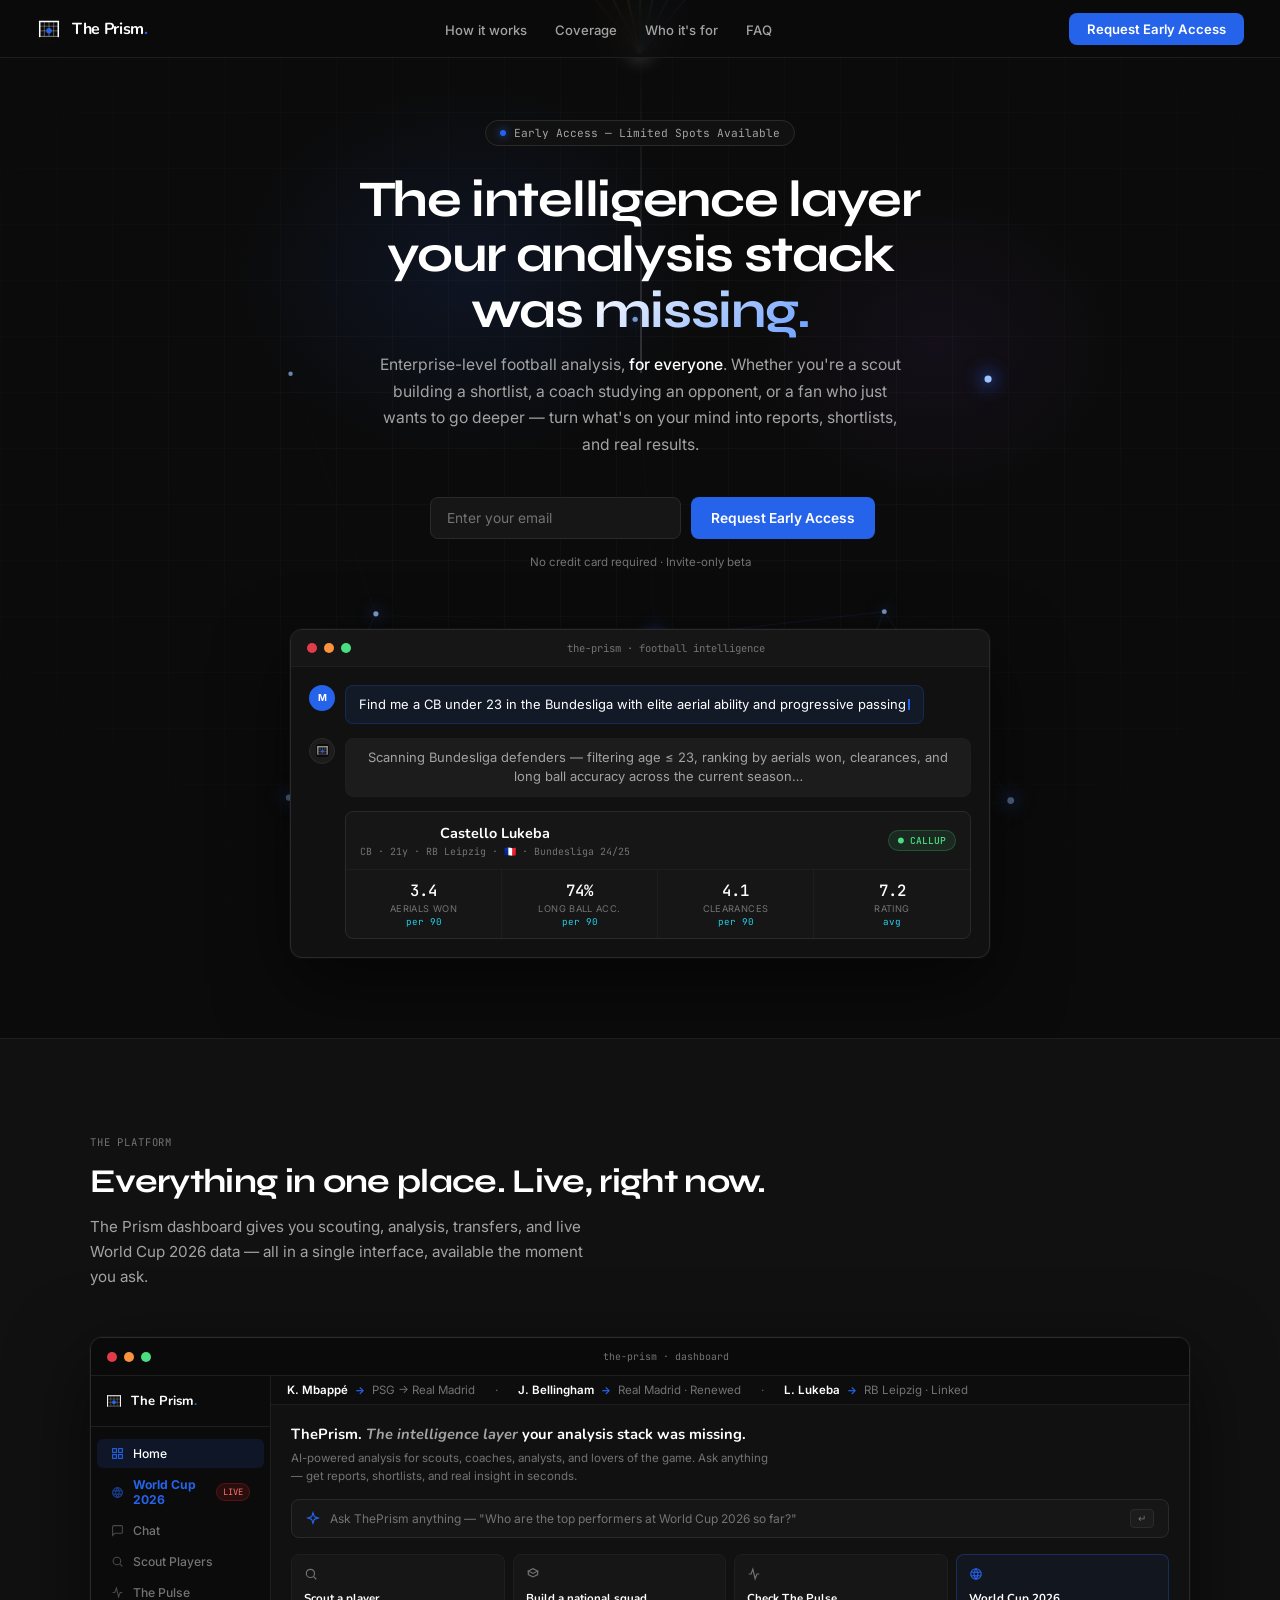
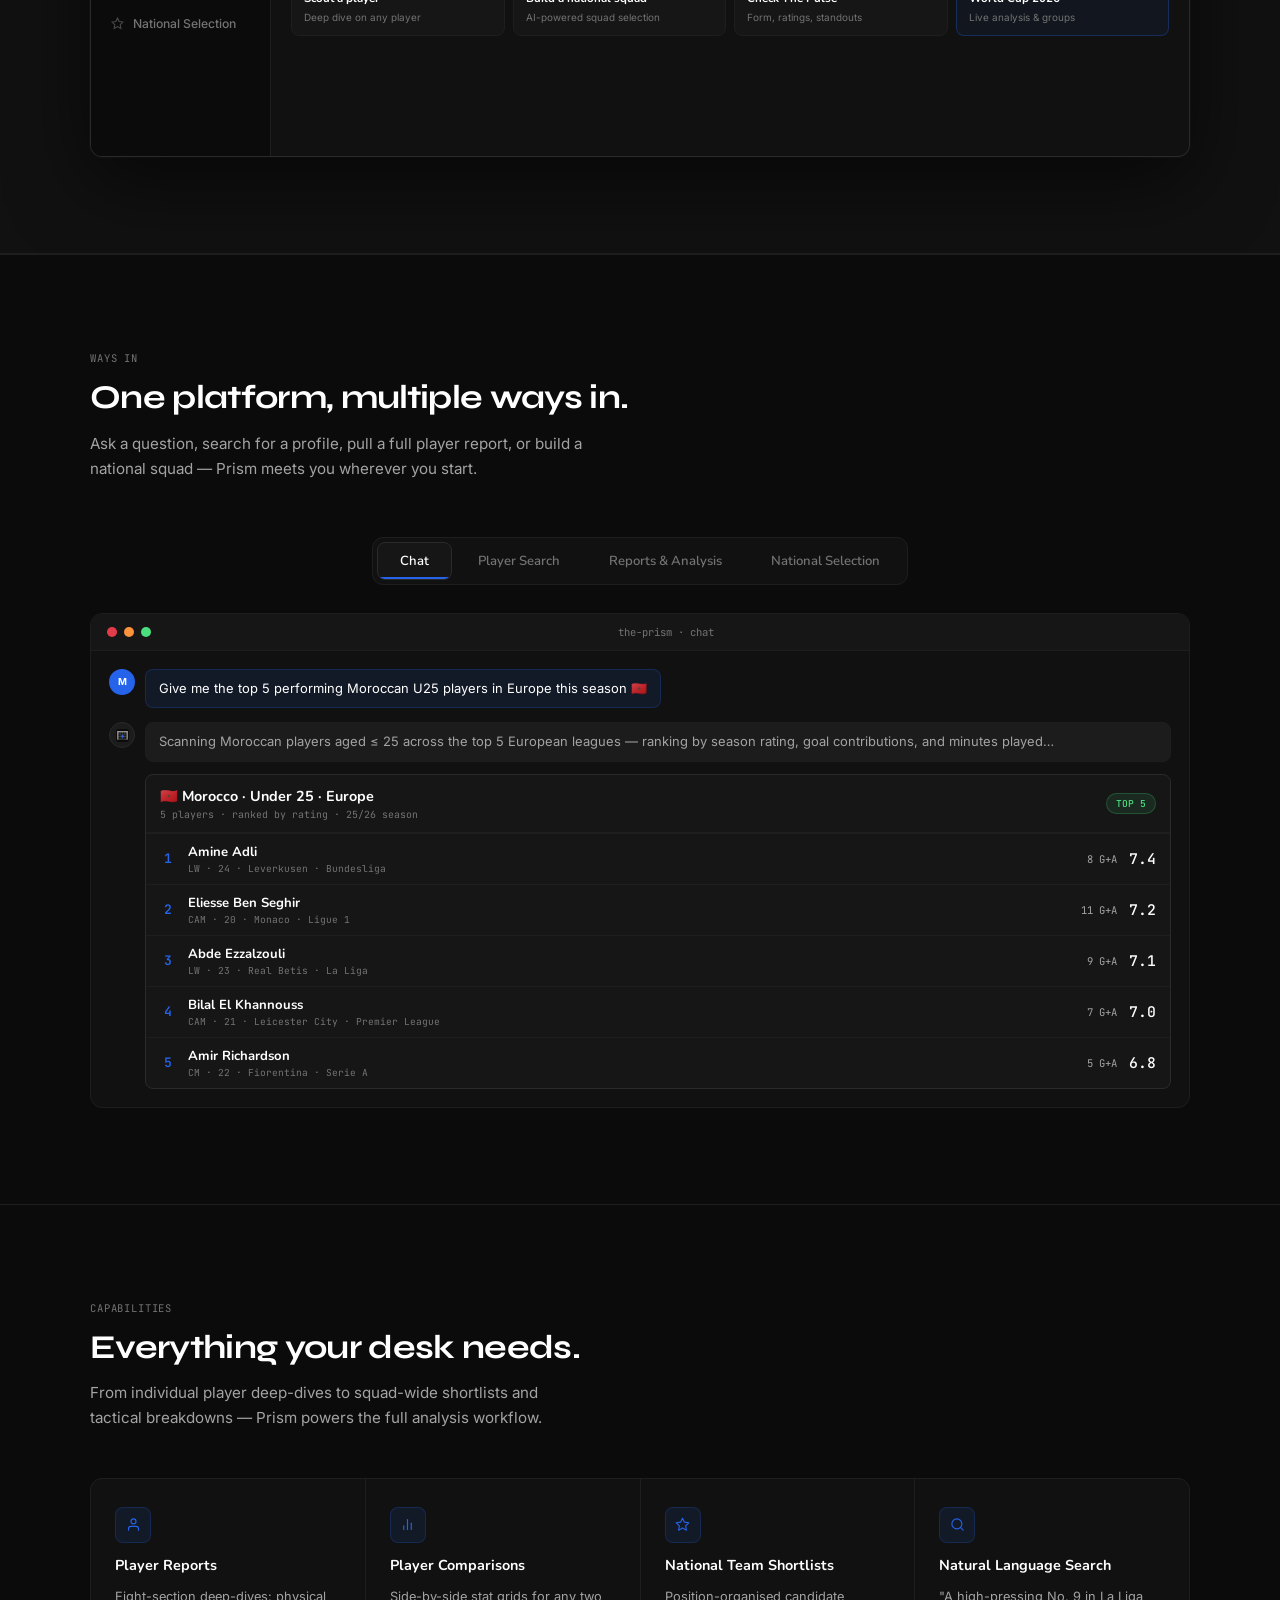
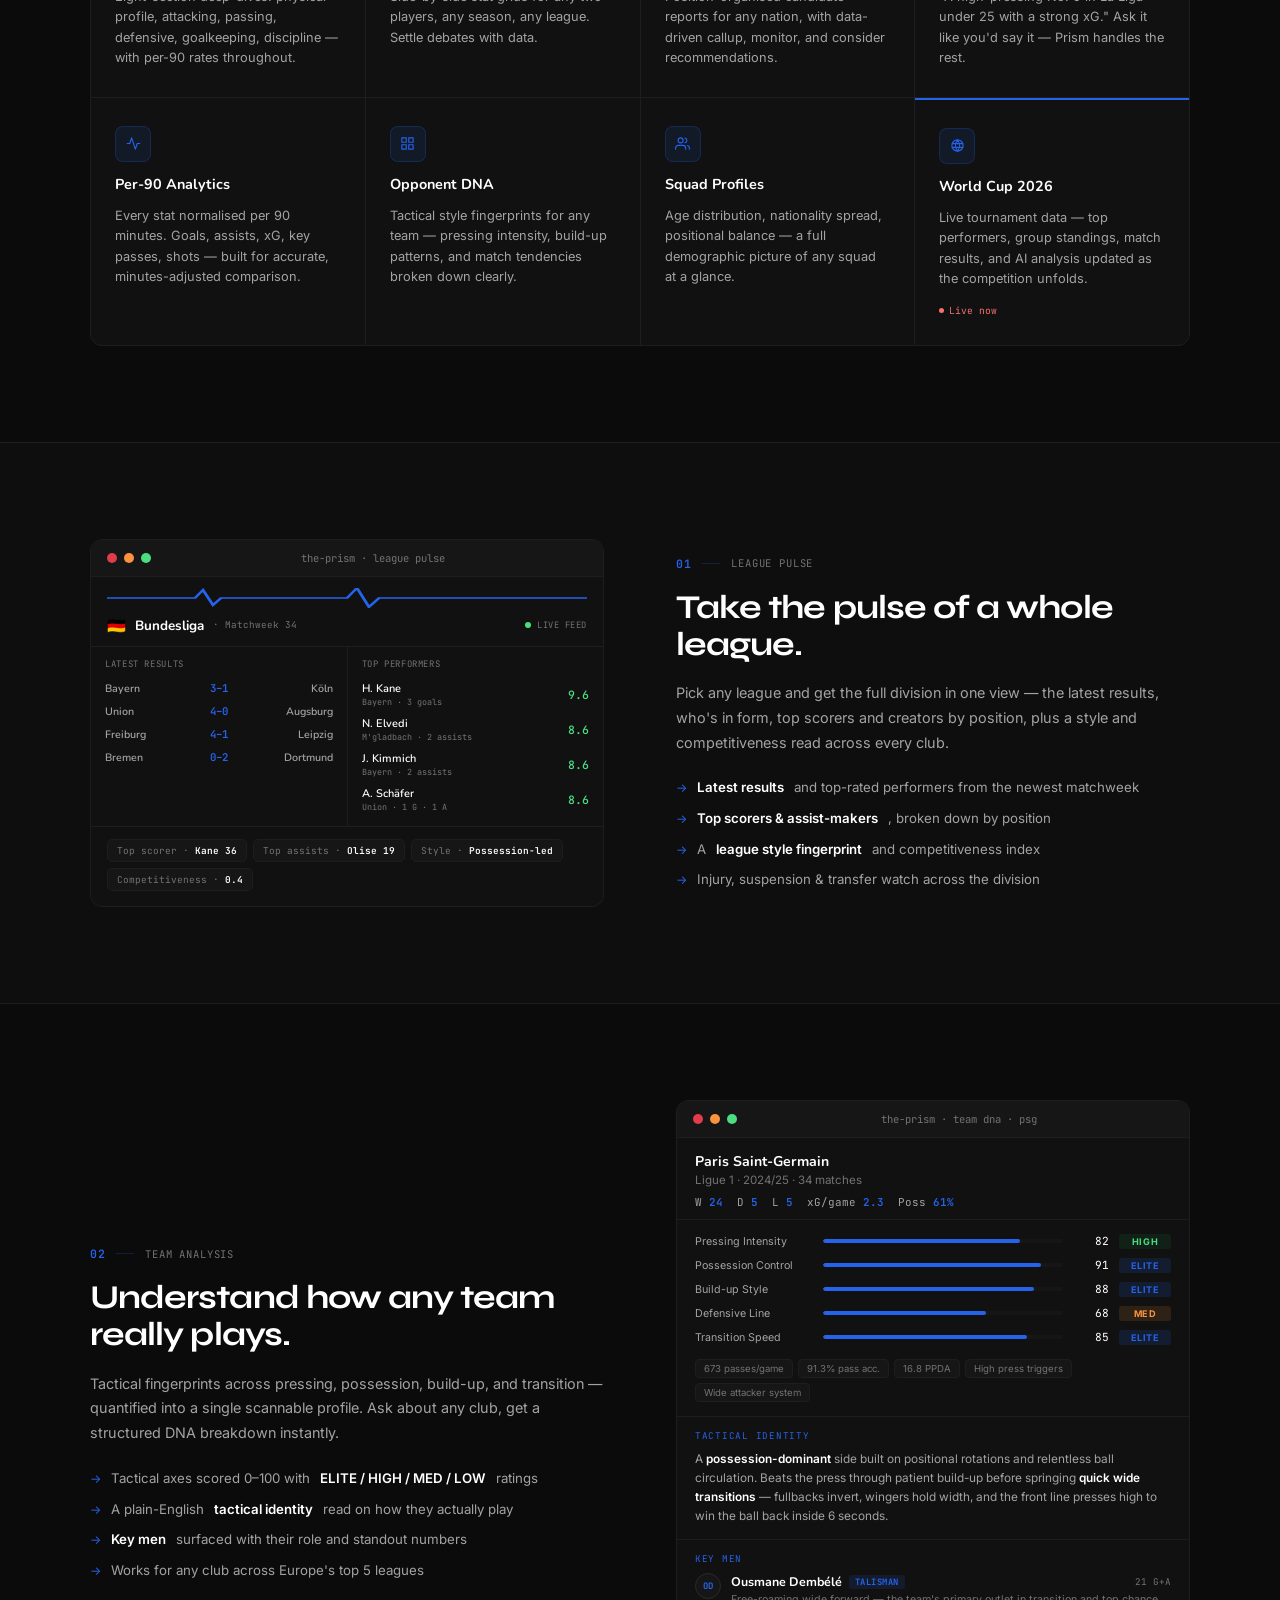
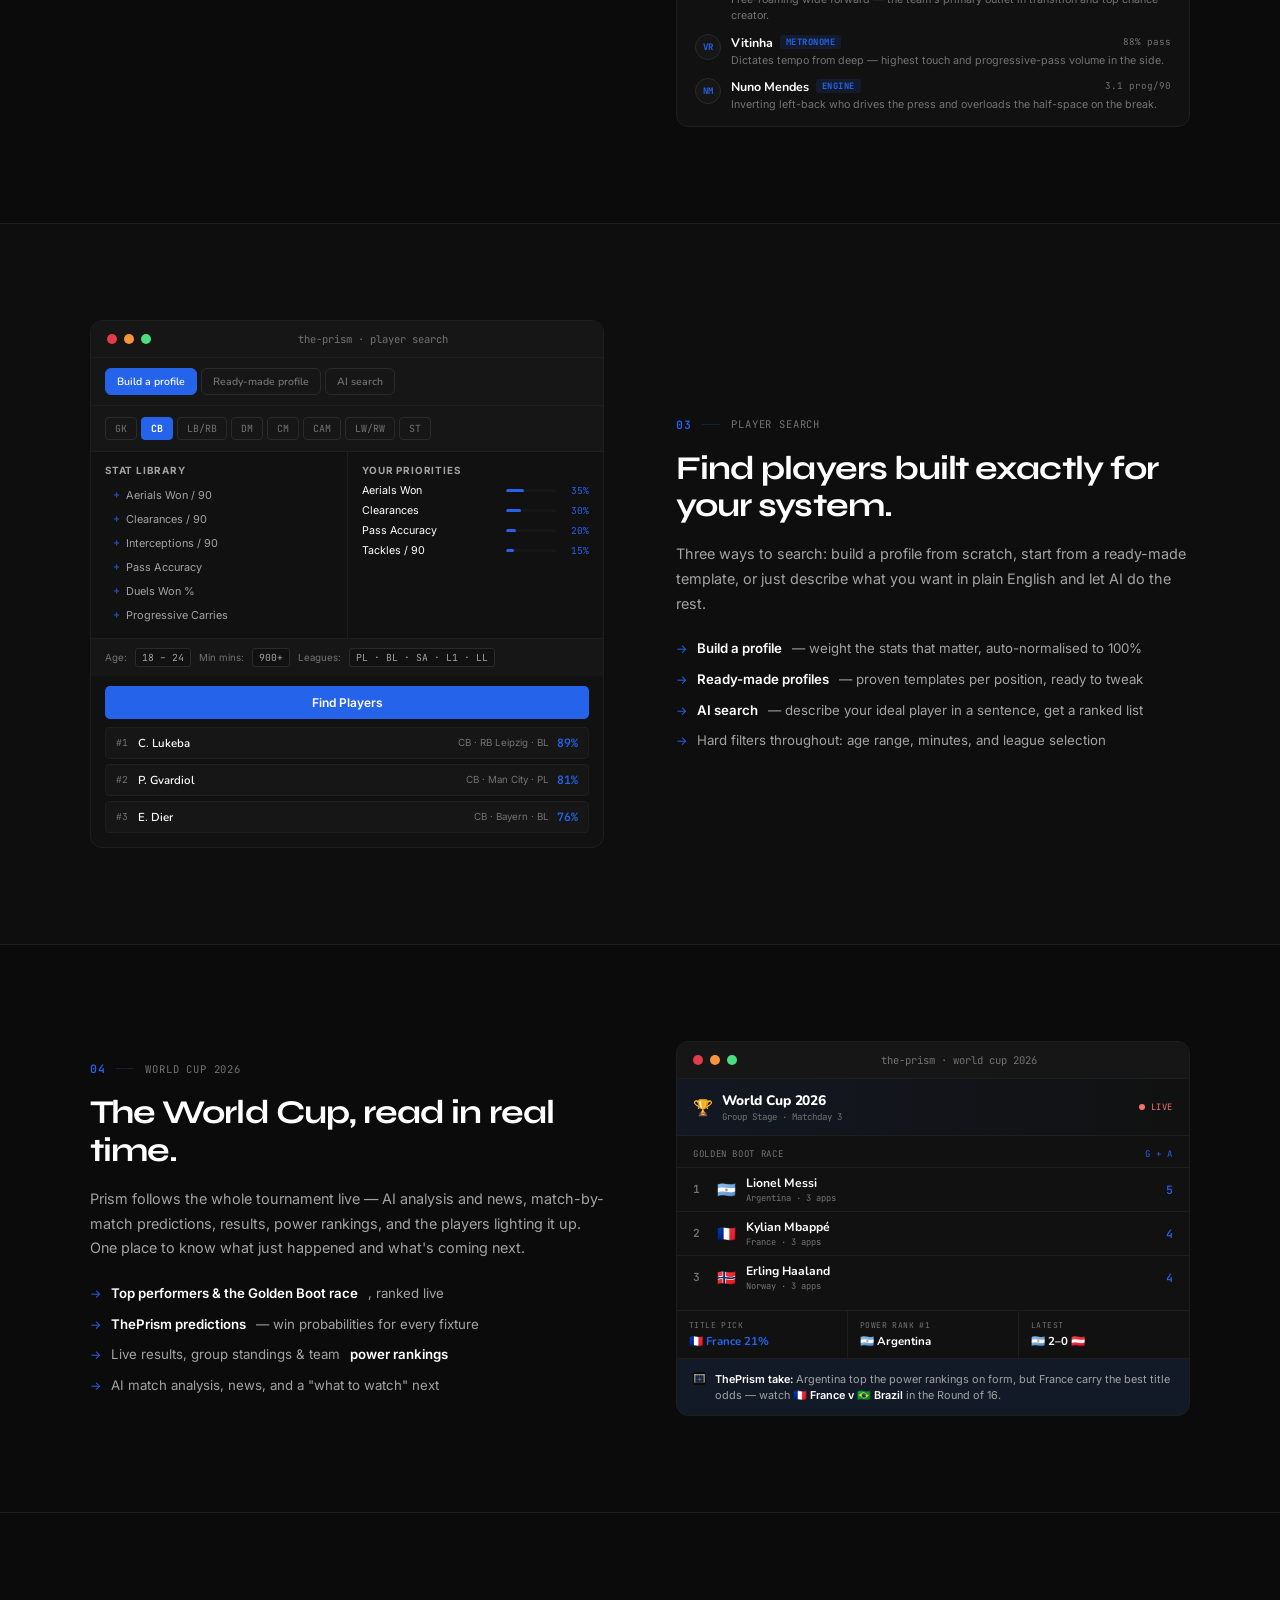
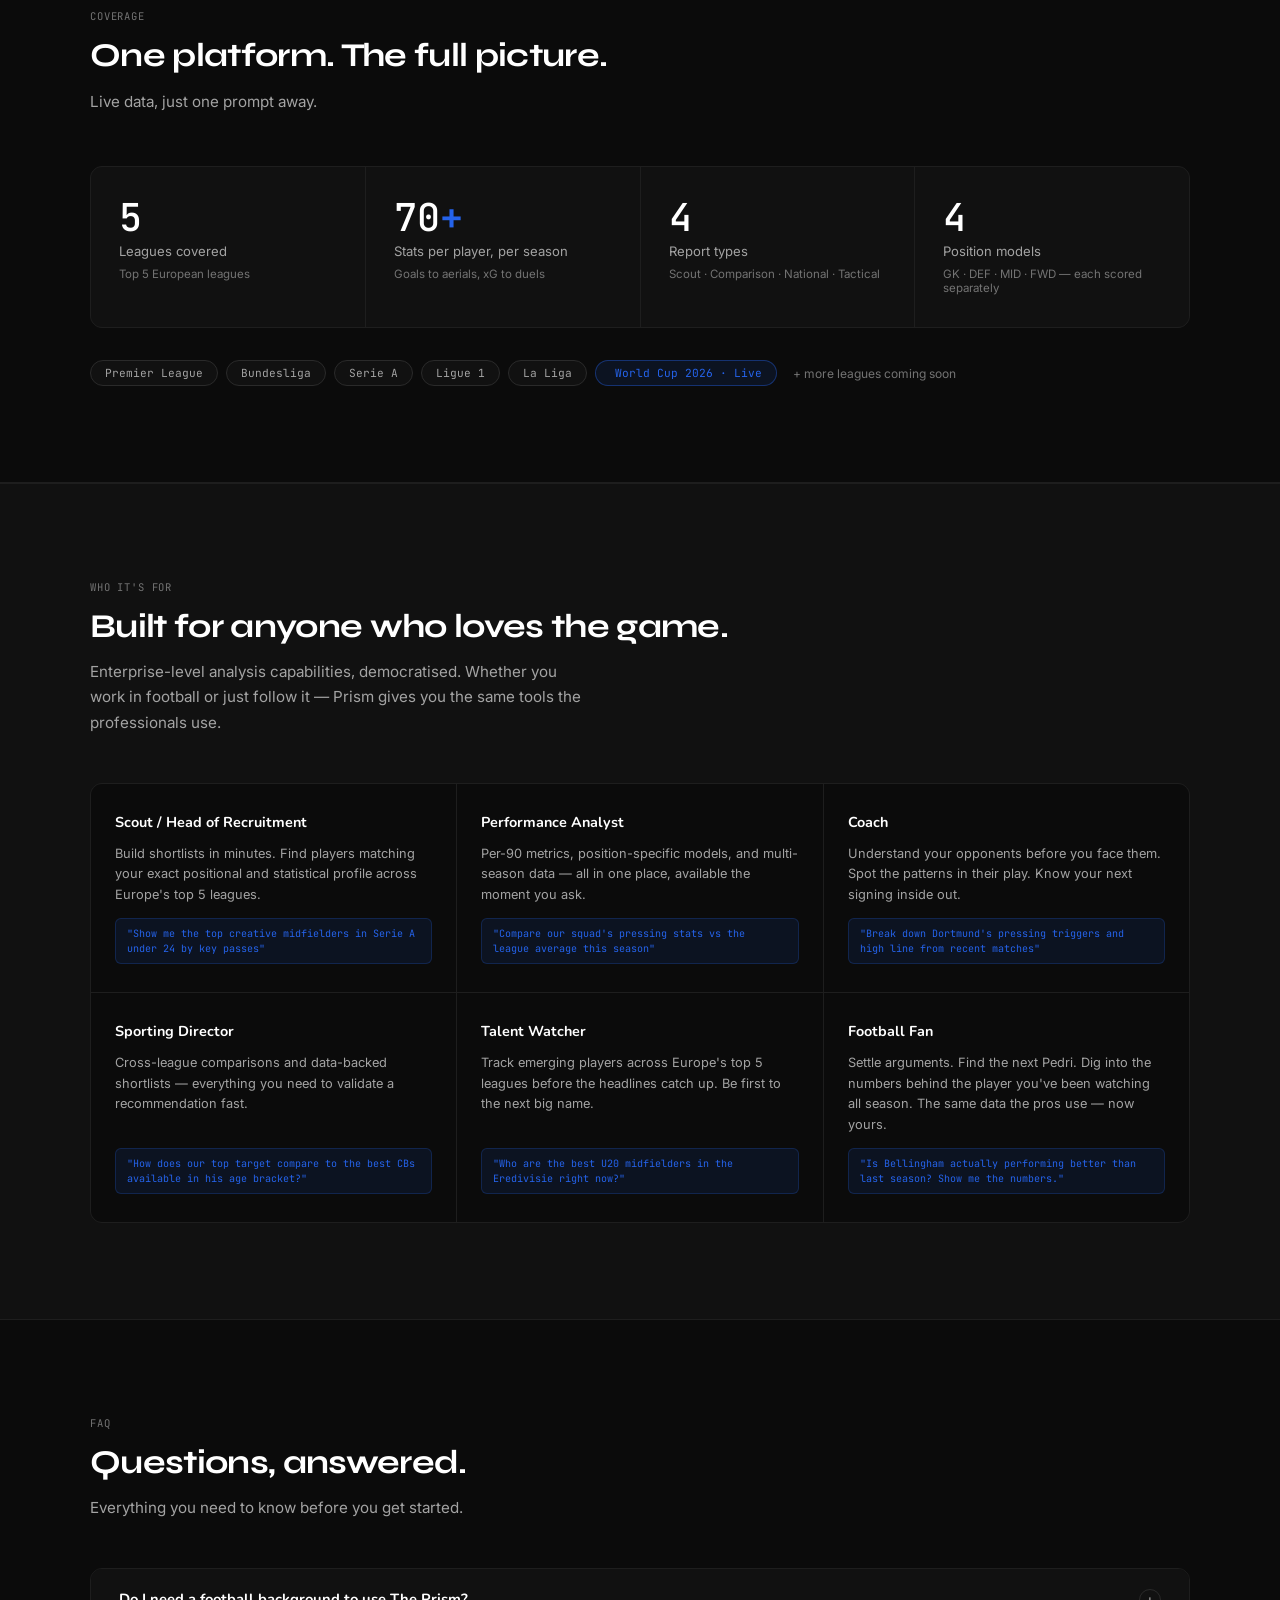
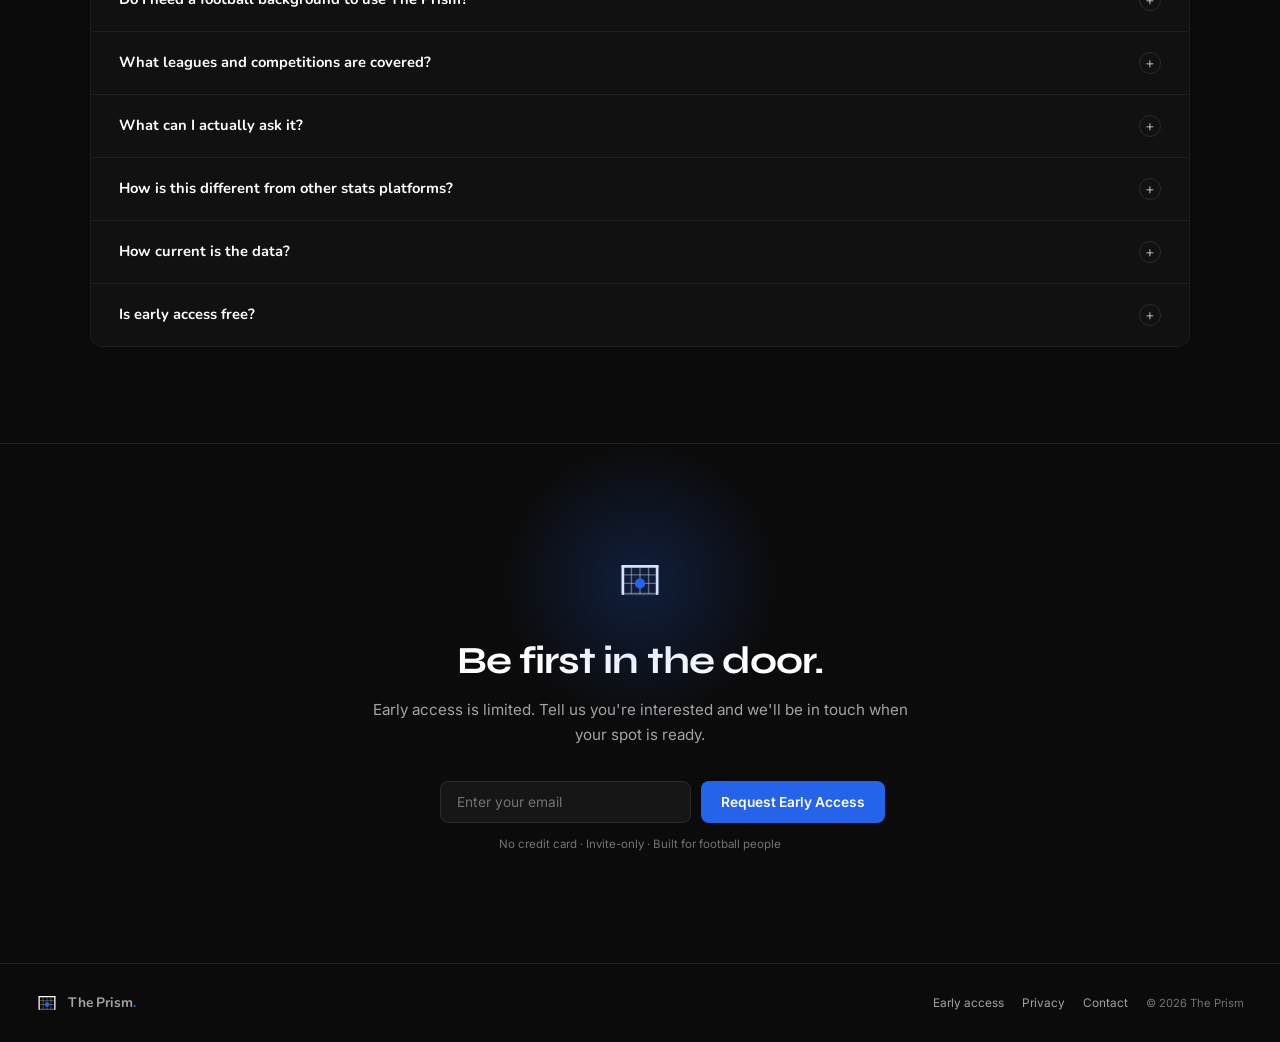
<file: landing-v3.html>
<!DOCTYPE html>
<html lang="en">
<head>
  <meta charset="UTF-8" />
  <meta name="viewport" content="width=device-width, initial-scale=1.0" />
  <title>The Prism — Football Intelligence</title>
  <meta name="description" content="AI-powered football analysis for scouts, coaches, analysts, and anyone who loves the game. Ask anything — get reports, shortlists, and real insight in seconds." />
  <meta name="theme-color" content="#0b0b0b" />
  <link rel="canonical" href="https://theprismai.com/" />
  <link rel="icon" type="image/svg+xml" href="data:image/svg+xml,%3Csvg xmlns='http://www.w3.org/2000/svg' viewBox='0 0 28 28'%3E%3Crect width='28' height='28' rx='6' fill='%230b0b0b'/%3E%3Cline x1='4' y1='6' x2='4' y2='22' stroke='white' stroke-width='1.6' stroke-linecap='round'/%3E%3Cline x1='24' y1='6' x2='24' y2='22' stroke='white' stroke-width='1.6' stroke-linecap='round'/%3E%3Cline x1='4' y1='6' x2='24' y2='6' stroke='white' stroke-width='1.6' stroke-linecap='round'/%3E%3Ccircle cx='14' cy='16' r='3' fill='%232563EB'/%3E%3C/svg%3E" />
  <!-- Open Graph / social -->
  <meta property="og:type" content="website" />
  <meta property="og:site_name" content="The Prism" />
  <meta property="og:title" content="The Prism — Football Intelligence" />
  <meta property="og:description" content="Enterprise-level football analysis, for everyone. Ask anything — get scout reports, shortlists, tactical breakdowns, and live World Cup 2026 insight in seconds." />
  <meta property="og:url" content="https://theprismai.com/" />
  <meta name="twitter:card" content="summary" />
  <meta name="twitter:title" content="The Prism — Football Intelligence" />
  <meta name="twitter:description" content="Enterprise-level football analysis, for everyone. Reports, shortlists, and live World Cup 2026 insight in seconds." />
  <!-- og:image / twitter:image intentionally omitted until a 1200×630 share image exists. Add og-image.png to this folder and re-add the tags + twitter:card=summary_large_image. -->
  <!-- Analytics — Plausible. Remove this line to disable. -->
  <script defer data-domain="theprismai.com" src="https://plausible.io/js/script.js"></script>
  <link rel="preconnect" href="https://fonts.googleapis.com">
  <link rel="preconnect" href="https://fonts.gstatic.com" crossorigin>
  <link href="https://fonts.googleapis.com/css2?family=Syne:wght@700;800&family=Nunito:wght@600;700;800&family=Inter:wght@300;400;500;600&family=JetBrains+Mono:wght@400;500&display=swap" rel="stylesheet">
  <style>
    *, *::before, *::after { box-sizing: border-box; margin: 0; padding: 0; }

    :root {
      --bg:        #0b0b0b;
      --surface:   #111111;
      --surface2:  #161616;
      --surface3:  #1c1c1c;
      --border:    #1e1e1e;
      --border2:   #2a2a2a;
      --accent:    #2563EB;
      --accent-lo: rgba(37,99,235,0.10);
      --accent-md: rgba(37,99,235,0.22);
      --text:      #ffffff;
      --text-dim:  #a3a3a3;
      --text-muted:#737373;
      --teal:      #22d3ee;
      --green:     #4ade80;
      --orange:    #fb923c;
      --red:       #f87171;
      --font-hero: 'Syne', system-ui, sans-serif;
      --font-brand:'Nunito', system-ui, sans-serif;
      --font:      'Inter', system-ui, sans-serif;
      --font-mono: 'JetBrains Mono', ui-monospace, monospace;
      --radius:    12px;
      --radius-sm: 8px;
    }

    html { scroll-behavior: smooth; }
    body {
      font-family: var(--font);
      background: var(--bg);
      color: var(--text);
      -webkit-font-smoothing: antialiased;
      overflow-x: hidden;
    }

    .reveal {
      opacity: 0;
      transform: translateY(24px);
      transition: opacity 0.6s cubic-bezier(.16,1,.3,1), transform 0.6s cubic-bezier(.16,1,.3,1);
    }
    .reveal.visible { opacity: 1; transform: none; }
    .reveal-delay-1 { transition-delay: 0.07s; }
    .reveal-delay-2 { transition-delay: 0.14s; }
    .reveal-delay-3 { transition-delay: 0.21s; }
    .reveal-delay-4 { transition-delay: 0.28s; }
    .reveal-delay-5 { transition-delay: 0.35s; }

    @media (prefers-reduced-motion: reduce) {
      *, *::before, *::after {
        animation-duration: 0.001ms !important;
        animation-iteration-count: 1 !important;
        transition-duration: 0.001ms !important;
        scroll-behavior: auto !important;
      }
      .reveal { opacity: 1 !important; transform: none !important; }
    }

    /* ── NAV ── */
    nav {
      position: fixed; top: 0; left: 0; right: 0; z-index: 100;
      display: flex; align-items: center; justify-content: space-between;
      padding: 0 36px; height: 58px;
      background: rgba(11,11,11,0.85);
      backdrop-filter: blur(18px); -webkit-backdrop-filter: blur(18px);
      border-bottom: 1px solid var(--border);
    }
    .nav-logo { display: flex; align-items: center; gap: 10px; text-decoration: none; }
    .nav-logo-name { font-family: var(--font-brand); font-size: 1rem; font-weight: 700; color: var(--text); letter-spacing: -0.02em; }
    .nav-logo-dot { color: var(--accent); }
    .nav-links { display: flex; align-items: center; gap: 28px; list-style: none; }
    .nav-links a { font-size: 0.82rem; font-weight: 500; color: var(--text-dim); text-decoration: none; transition: color .15s; }
    .nav-links a:hover { color: var(--text); }
    .nav-cta {
      padding: 8px 18px; background: var(--accent); color: #fff;
      font-family: var(--font); font-size: 0.82rem; font-weight: 600;
      border: none; border-radius: var(--radius-sm); cursor: pointer;
      text-decoration: none; transition: opacity .15s; white-space: nowrap;
    }
    .nav-cta:hover { opacity: 0.88; }

    /* ── HERO ── */
    .hero {
      position: relative; min-height: 100vh;
      display: flex; flex-direction: column; align-items: center; justify-content: center;
      padding: 120px 32px 80px; overflow: hidden; text-align: center;
    }
    .hero::before {
      content: ''; position: absolute; inset: 0;
      background-image:
        linear-gradient(rgba(255,255,255,0.022) 1px, transparent 1px),
        linear-gradient(90deg, rgba(255,255,255,0.022) 1px, transparent 1px);
      background-size: 56px 56px;
      mask-image: radial-gradient(ellipse 80% 65% at 50% 40%, black 30%, transparent 100%);
      -webkit-mask-image: radial-gradient(ellipse 80% 65% at 50% 40%, black 30%, transparent 100%);
    }
    .hero-field {
      position: absolute; inset: 0; width: 100%; height: 100%;
      z-index: 0; pointer-events: none;
      /* fade the network out toward the bottom so it never fights the mock UI */
      mask-image: linear-gradient(to bottom, black 0%, black 62%, transparent 92%);
      -webkit-mask-image: linear-gradient(to bottom, black 0%, black 62%, transparent 92%);
    }
    @media (prefers-reduced-motion: reduce) {
      .hero-field { display: none; }
    }
    .hero-prism {
      position: absolute; top: -18%; left: 50%; transform: translateX(-50%);
      width: 860px; height: 560px; pointer-events: none; z-index: 0;
    }
    .prism-beam { position: absolute; bottom: 0; left: 50%; width: 2px; height: 320px; background: linear-gradient(to bottom, transparent, rgba(255,255,255,0.16)); transform-origin: bottom center; }
    .prism-node { position: absolute; bottom: 320px; left: 50%; transform: translateX(-50%); width: 7px; height: 7px; background: #fff; border-radius: 50%; box-shadow: 0 0 20px 5px rgba(255,255,255,0.38); }
    .ray { position: absolute; bottom: 320px; left: 50%; width: 1.5px; transform-origin: bottom; }
    .ray-1 { height: 210px; background: linear-gradient(to top, #e23b4a, transparent); transform: translateX(-50%) rotate(-40deg); }
    .ray-2 { height: 228px; background: linear-gradient(to top, #fb923c, transparent); transform: translateX(-50%) rotate(-27deg); }
    .ray-3 { height: 238px; background: linear-gradient(to top, #facc15, transparent); transform: translateX(-50%) rotate(-13deg); }
    .ray-4 { height: 242px; background: linear-gradient(to top, #4ade80, transparent); transform: translateX(-50%) rotate(0deg); }
    .ray-5 { height: 238px; background: linear-gradient(to top, #22d3ee, transparent); transform: translateX(-50%) rotate(13deg); }
    .ray-6 { height: 228px; background: linear-gradient(to top, #818cf8, transparent); transform: translateX(-50%) rotate(27deg); }
    .ray-7 { height: 210px; background: linear-gradient(to top, #a855f7, transparent); transform: translateX(-50%) rotate(40deg); }
    .hero-glow-a { position: absolute; top: 8%; left: 18%; width: 480px; height: 380px; background: radial-gradient(ellipse, rgba(37,99,235,0.11) 0%, transparent 70%); pointer-events: none; }
    .hero-glow-b { position: absolute; top: 18%; right: 12%; width: 380px; height: 320px; background: radial-gradient(ellipse, rgba(168,85,247,0.06) 0%, transparent 70%); pointer-events: none; }
    .hero-inner { position: relative; z-index: 1; max-width: 800px; }
    .hero-eyebrow {
      display: inline-flex; align-items: center; gap: 8px;
      padding: 5px 14px; border: 1px solid var(--border2); border-radius: 999px;
      background: var(--surface); font-family: var(--font-mono); font-size: 0.7rem;
      color: var(--text-dim); margin-bottom: 26px;
    }
    .eyebrow-dot { width: 6px; height: 6px; border-radius: 50%; background: var(--accent); box-shadow: 0 0 8px var(--accent); animation: pulse 2.2s ease-in-out infinite; }
    @keyframes pulse { 0%,100%{opacity:1} 50%{opacity:0.35} }
    .hero-headline {
      font-family: var(--font-hero); font-size: clamp(2rem, 4vw, 3.4rem); font-weight: 700;
      line-height: 1.08; letter-spacing: -0.025em; color: var(--text);
      margin-bottom: 14px; max-width: 660px; margin-left: auto; margin-right: auto;
    }
    .hero-headline em { font-style: normal; background: linear-gradient(135deg, #fff 30%, #6b9fff 100%); -webkit-background-clip: text; -webkit-text-fill-color: transparent; background-clip: text; }
    .hero-sub {
      font-size: 0.98rem; font-weight: 400; color: var(--text-dim);
      line-height: 1.7; max-width: 540px; margin: 0 auto 38px;
    }
    .hero-sub strong { color: var(--text); font-weight: 500; }
    .hero-form { display: flex; gap: 10px; max-width: 420px; margin: 0 auto 16px; }
    .hero-input {
      flex: 1; padding: 12px 16px; background: var(--surface2);
      border: 1px solid var(--border2); border-radius: var(--radius-sm);
      color: var(--text); font-family: var(--font); font-size: 0.86rem; outline: none;
      transition: border-color .15s;
    }
    .hero-input::placeholder { color: var(--text-muted); }
    .hero-input:focus { border-color: var(--accent); }
    .hero-submit {
      padding: 12px 20px; background: var(--accent); color: #fff;
      font-family: var(--font); font-size: 0.86rem; font-weight: 600;
      border: none; border-radius: var(--radius-sm); cursor: pointer;
      white-space: nowrap; transition: opacity .15s;
    }
    .hero-submit:hover { opacity: 0.88; }
    .hero-note { font-size: 0.72rem; color: var(--text-muted); }

    /* ── Mock UI shared ── */
    .hero-mock {
      margin-top: 60px; max-width: 700px; margin-left: auto; margin-right: auto;
      background: var(--surface); border: 1px solid var(--border2);
      border-radius: var(--radius); overflow: hidden;
      box-shadow: 0 28px 72px rgba(0,0,0,0.55), 0 0 0 1px rgba(255,255,255,0.03);
    }
    .mock-bar {
      display: flex; align-items: center; gap: 7px; padding: 11px 16px;
      background: var(--surface2); border-bottom: 1px solid var(--border);
    }
    .mock-dot { width: 10px; height: 10px; border-radius: 50%; }
    .mock-dot-r { background: #e23b4a; }
    .mock-dot-y { background: #fb923c; }
    .mock-dot-g { background: #4ade80; }
    .mock-title { flex: 1; text-align: center; font-family: var(--font-mono); font-size: 0.66rem; color: var(--text-muted); }
    .mock-body { padding: 18px; display: flex; flex-direction: column; gap: 14px; }
    .mock-msg { display: flex; gap: 10px; align-items: flex-start; }
    .mock-avatar { width: 26px; height: 26px; border-radius: 50%; flex-shrink: 0; display: flex; align-items: center; justify-content: center; font-size: 0.6rem; font-weight: 700; }
    .mock-avatar-user { background: var(--accent); color: #fff; }
    .mock-avatar-ai { background: var(--surface3); color: var(--text-dim); border: 1px solid var(--border2); }
    .mock-bubble { background: var(--surface3); border: 1px solid var(--border); border-radius: var(--radius-sm); padding: 9px 13px; font-size: 0.81rem; color: var(--text-dim); line-height: 1.5; }
    .mock-bubble-user { background: var(--accent-lo); border-color: var(--accent-md); color: var(--text); }
    .mock-card { background: var(--surface2); border: 1px solid var(--border2); border-radius: var(--radius-sm); overflow: hidden; margin-top: 4px; }
    .mock-card-header { display: flex; align-items: center; justify-content: space-between; padding: 11px 14px; border-bottom: 1px solid var(--border); }
    .mock-player-info { display: flex; flex-direction: column; gap: 2px; }
    .mock-player-name { font-family: var(--font-brand); font-size: 0.9rem; font-weight: 700; color: var(--text); }
    .mock-player-meta { font-family: var(--font-mono); font-size: 0.62rem; color: var(--text-muted); }
    .mock-badge { padding: 3px 9px; border-radius: 999px; font-family: var(--font-mono); font-size: 0.6rem; font-weight: 500; }
    .badge-callup  { background: rgba(74,222,128,0.1); color: var(--green); border: 1px solid rgba(74,222,128,0.22); }
    .badge-monitor { background: rgba(251,146,60,0.1); color: var(--orange); border: 1px solid rgba(251,146,60,0.22); }
    .badge-consider{ background: rgba(163,163,163,0.1); color: var(--text-muted); border: 1px solid var(--border2); }
    .badge-live { background: rgba(220,38,38,0.12); color: #f87171; border: 1px solid rgba(220,38,38,0.25); }
    .mock-stats { display: grid; grid-template-columns: repeat(4, 1fr); }
    .mock-stat { padding: 10px 12px; border-right: 1px solid var(--border); display: flex; flex-direction: column; gap: 2px; }
    .mock-stat:last-child { border-right: none; }
    .mock-stat-val { font-family: var(--font-mono); font-size: 0.98rem; font-weight: 500; color: var(--text); }
    .mock-stat-lbl { font-size: 0.58rem; color: var(--text-muted); text-transform: uppercase; letter-spacing: 0.04em; }
    .mock-stat-sub { font-family: var(--font-mono); font-size: 0.58rem; color: var(--teal); }
    .typing-cursor { display: inline-block; width: 2px; height: 0.85em; background: var(--accent); margin-left: 2px; vertical-align: middle; animation: blink .8s step-end infinite; }
    @keyframes blink { 0%,100%{opacity:1} 50%{opacity:0} }

    /* ── SHARED SECTIONS ── */
    section { padding: 96px 32px; }
    .section-inner { max-width: 1100px; margin: 0 auto; }
    .section-label { font-family: var(--font-mono); font-size: 0.66rem; color: var(--text-muted); letter-spacing: 0.08em; text-transform: uppercase; margin-bottom: 14px; }
    .section-headline { font-family: var(--font-hero); font-size: clamp(1.55rem, 2.6vw, 2.1rem); font-weight: 700; letter-spacing: -0.02em; line-height: 1.12; margin-bottom: 14px; }
    .section-sub { font-size: 0.95rem; color: var(--text-dim); line-height: 1.65; max-width: 500px; }

    /* ── APP SNAPSHOT ── */
    .snapshot { background: var(--surface); border-top: 1px solid var(--border); border-bottom: 1px solid var(--border); }
    .snapshot-header { margin-bottom: 48px; }
    .snapshot-demo {
      border: 1px solid var(--border2); border-radius: var(--radius);
      overflow: hidden;
      box-shadow: 0 24px 80px rgba(0,0,0,0.6), 0 0 0 1px rgba(255,255,255,0.03);
    }
    .snap-bar {
      display: flex; align-items: center; gap: 7px;
      padding: 12px 16px; background: #0a0a0a; border-bottom: 1px solid var(--border);
    }
    .snap-app { display: flex; flex: 1; min-height: 380px; }
    .snap-sidebar {
      width: 180px; flex-shrink: 0;
      background: #0b0b0b; border-right: 1px solid var(--border);
      display: flex; flex-direction: column; padding: 16px 0;
    }
    .snap-logo { display: flex; align-items: center; gap: 8px; padding: 0 14px 16px; border-bottom: 1px solid var(--border); margin-bottom: 12px; }
    .snap-logo-name { font-family: var(--font-brand); font-size: 0.82rem; font-weight: 700; color: var(--text); }
    .snap-logo-dot { color: var(--accent); }
    .snap-nav-item {
      display: flex; align-items: center; gap: 9px;
      padding: 7px 14px; font-size: 0.76rem; color: var(--text-muted);
      cursor: default; border-radius: 6px; margin: 0 6px 2px;
    }
    .snap-nav-item.active { background: rgba(37,99,235,0.12); color: var(--text); }
    .snap-nav-item svg { width: 13px; height: 13px; flex-shrink: 0; opacity: 0.6; }
    .snap-nav-item.active svg { opacity: 1; color: var(--accent); }
    .snap-nav-label { font-weight: 500; }
    .snap-nav-badge { margin-left: auto; font-family: var(--font-mono); font-size: 0.55rem; padding: 2px 6px; border-radius: 999px; background: rgba(220,38,38,0.15); color: #f87171; border: 1px solid rgba(220,38,38,0.25); }
    .snap-main { flex: 1; overflow: hidden; display: flex; flex-direction: column; }
    .snap-ticker {
      background: #0d0d0d; border-bottom: 1px solid var(--border);
      padding: 7px 16px; display: flex; gap: 20px; overflow: hidden;
    }
    .snap-ticker-item { display: flex; align-items: center; gap: 7px; white-space: nowrap; font-size: 0.72rem; color: var(--text-dim); }
    .snap-ticker-name { font-weight: 600; color: var(--text); }
    .snap-ticker-arrow { color: var(--accent); font-weight: 700; font-size: 0.65rem; }
    .snap-ticker-clubs { color: var(--text-muted); }
    .snap-content { padding: 20px 20px; flex: 1; overflow: hidden; }
    .snap-welcome-title { font-family: var(--font-brand); font-size: 0.92rem; font-weight: 700; color: var(--text); margin-bottom: 6px; line-height: 1.3; }
    .snap-welcome-title em { font-style: italic; color: var(--text-dim); }
    .snap-welcome-sub { font-size: 0.72rem; color: var(--text-muted); line-height: 1.5; margin-bottom: 14px; max-width: 480px; }
    .snap-ask {
      display: flex; align-items: center; gap: 10px;
      padding: 9px 14px; background: var(--surface2);
      border: 1px solid var(--border2); border-radius: var(--radius-sm);
      margin-bottom: 16px;
    }
    .snap-ask-text { font-size: 0.75rem; color: var(--text-muted); flex: 1; }
    .snap-ask-hint { font-family: var(--font-mono); font-size: 0.6rem; color: var(--text-muted); background: var(--surface3); border: 1px solid var(--border2); padding: 2px 7px; border-radius: 4px; }
    .snap-actions { display: grid; grid-template-columns: repeat(4, 1fr); gap: 8px; }
    .snap-action {
      background: var(--surface2); border: 1px solid var(--border);
      border-radius: var(--radius-sm); padding: 10px 12px;
      display: flex; flex-direction: column; gap: 5px;
    }
    .snap-action.wc { border-color: rgba(37,99,235,0.3); background: rgba(37,99,235,0.06); }
    .snap-action-icon svg { width: 14px; height: 14px; color: var(--text-muted); }
    .snap-action.wc .snap-action-icon svg { color: var(--accent); }
    .snap-action-label { font-family: var(--font-brand); font-size: 0.72rem; font-weight: 700; color: var(--text); }
    .snap-action-desc { font-size: 0.62rem; color: var(--text-muted); line-height: 1.4; }

    /* ── HOW IT WORKS ── */
    .hiw { background: var(--bg); border-top: 1px solid var(--border); border-bottom: 1px solid var(--border); }
    .hiw-header { margin-bottom: 56px; }
    /* ── WAYS TAB SWITCHER ── */
    .ways-tab-bar { display: flex; gap: 3px; padding: 4px; background: var(--surface); border: 1px solid var(--border); border-radius: 11px; width: fit-content; margin: 0 auto 28px; }
    .ways-tab { position: relative; padding: 9px 22px; font-size: 0.82rem; font-family: var(--font-brand); font-weight: 600; color: var(--text-muted); background: none; border: 1px solid transparent; border-radius: 8px; cursor: pointer; transition: color .15s, background .15s; overflow: hidden; white-space: nowrap; }
    .ways-tab:hover { color: var(--text-dim); background: rgba(255,255,255,0.04); }
    .ways-tab.active { background: var(--surface2); color: var(--text); border-color: var(--border2); }
    .ways-tab-prog { position: absolute; bottom: 0; left: 0; height: 2px; background: var(--accent); border-radius: 1px; width: 0; transition: none; }
    .ways-tab.active .ways-tab-prog { animation: ways-prog 6s linear forwards; }
    @keyframes ways-prog { from { width: 0 } to { width: 100% } }
    .ways-panel { border: 1px solid var(--border); border-radius: var(--radius); overflow: hidden; background: var(--surface); }
    .ways-pane { display: none; }
    .ways-pane.active { display: block; animation: ways-in .22s ease-out; }
    @keyframes ways-in { from { opacity: 0; transform: translateY(5px); } to { opacity: 1; transform: translateY(0); } }
    /* Chat ranked leaderboard */
    .rank-list { display: flex; flex-direction: column; }
    .rank-row { display: flex; align-items: center; gap: 12px; padding: 9px 14px; border-top: 1px solid var(--border); }
    .rank-num { font-family: var(--font-mono); font-size: 0.82rem; font-weight: 600; color: var(--accent); width: 16px; text-align: center; flex-shrink: 0; }
    .rank-info { flex: 1; display: flex; flex-direction: column; gap: 1px; min-width: 0; }
    .rank-name { font-family: var(--font-brand); font-size: 0.82rem; font-weight: 700; color: var(--text); }
    .rank-meta { font-family: var(--font-mono); font-size: 0.6rem; color: var(--text-muted); }
    .rank-right { display: flex; align-items: center; gap: 12px; flex-shrink: 0; }
    .rank-stat { font-family: var(--font-mono); font-size: 0.66rem; color: var(--text-dim); }
    .rank-rating { font-family: var(--font-mono); font-size: 0.92rem; font-weight: 500; color: var(--text); }
    /* National selection report */
    .natrep-head { padding: 16px 18px 12px; border-bottom: 1px solid var(--border); }
    .natrep-title { font-family: var(--font-brand); font-size: 1rem; font-weight: 800; letter-spacing: -0.015em; color: var(--text); }
    .natrep-meta { font-family: var(--font-mono); font-size: 0.62rem; color: var(--text-muted); margin-top: 3px; }
    .natrep-grid { display: grid; grid-template-columns: repeat(3, 1fr); gap: 1px; background: var(--border); }
    .natrep-col { background: var(--surface); padding: 14px 16px; }
    .natrep-pos { font-family: var(--font-mono); font-size: 0.6rem; color: var(--text-muted); text-transform: uppercase; letter-spacing: 0.08em; margin-bottom: 10px; }
    .natrep-row { display: flex; align-items: center; justify-content: space-between; gap: 8px; padding: 7px 0; }
    .natrep-player { display: flex; flex-direction: column; gap: 1px; min-width: 0; }
    .natrep-name { font-family: var(--font-brand); font-size: 0.78rem; font-weight: 600; color: var(--text); white-space: nowrap; overflow: hidden; text-overflow: ellipsis; }
    .natrep-info { font-family: var(--font-mono); font-size: 0.58rem; color: var(--text-muted); }
    .natrep-right { display: flex; align-items: center; gap: 7px; flex-shrink: 0; }
    .natrep-score { font-family: var(--font-mono); font-size: 0.7rem; color: var(--text-dim); }
    .natrep-verdict { display: flex; align-items: flex-start; gap: 10px; padding: 13px 18px; border-top: 1px solid var(--border); }
    .natrep-right .mock-badge { padding: 2px 6px; font-size: 0.52rem; }

    /* ── FEATURES ── */
    .features { background: var(--bg); }
    .features-header { margin-bottom: 48px; }
    .features-grid { display: grid; grid-template-columns: repeat(4, 1fr); gap: 1px; background: var(--border); border: 1px solid var(--border); border-radius: var(--radius); overflow: hidden; }
    .feature-card { background: var(--surface); padding: 28px 24px; display: flex; flex-direction: column; gap: 12px; transition: background .18s; }
    .feature-card:hover { background: var(--surface2); }
    .feature-card.wc-feature { border-top: 2px solid var(--accent); }
    .feature-icon { width: 36px; height: 36px; border-radius: var(--radius-sm); background: var(--accent-lo); border: 1px solid var(--accent-md); display: flex; align-items: center; justify-content: center; }
    .feature-icon svg { width: 15px; height: 15px; color: var(--accent); }
    .feature-title { font-family: var(--font-brand); font-size: 0.9rem; font-weight: 700; color: var(--text); }
    .feature-desc { font-size: 0.8rem; color: var(--text-dim); line-height: 1.6; }
    .feature-live { display: inline-flex; align-items: center; gap: 5px; font-family: var(--font-mono); font-size: 0.6rem; color: #f87171; margin-top: 2px; }
    .feature-live-dot { width: 5px; height: 5px; border-radius: 50%; background: #f87171; animation: pulse 1.5s ease-in-out infinite; }

    /* ── VISUAL SHOWCASE ── */
    .showcase { background: var(--surface); border-top: 1px solid var(--border); border-bottom: 1px solid var(--border); }
    .showcase-header { margin-bottom: 52px; }
    .showcase-grid { display: grid; grid-template-columns: 1.1fr 0.9fr; gap: 24px; align-items: start; }
    .showcase-col { display: flex; flex-direction: column; gap: 24px; }

    .cmp-card { background: var(--bg); border: 1px solid var(--border2); border-radius: var(--radius); overflow: hidden; box-shadow: 0 12px 40px rgba(0,0,0,0.4); }
    .cmp-header { display: grid; grid-template-columns: 1fr auto 1fr; border-bottom: 1px solid var(--border); }
    .cmp-player { padding: 14px 16px; display: flex; flex-direction: column; gap: 3px; }
    .cmp-player:last-child { text-align: right; border-left: 1px solid var(--border); }
    .cmp-player-name { font-family: var(--font-brand); font-size: 0.88rem; font-weight: 700; color: var(--text); }
    .cmp-player-meta { font-family: var(--font-mono); font-size: 0.6rem; color: var(--text-muted); }
    .cmp-vs { padding: 14px 12px; font-family: var(--font-mono); font-size: 0.62rem; color: var(--text-muted); display: flex; align-items: center; }
    .cmp-rows { display: flex; flex-direction: column; }
    .cmp-row { display: grid; grid-template-columns: 1fr 1fr 1fr; border-bottom: 1px solid var(--border); }
    .cmp-row:last-child { border-bottom: none; }
    .cmp-val { padding: 10px 14px; font-family: var(--font-mono); font-size: 0.85rem; color: var(--text); display: flex; align-items: center; gap: 5px; }
    .cmp-val:last-child { justify-content: flex-end; border-left: 1px solid var(--border); }
    .cmp-lbl { padding: 10px 8px; font-size: 0.62rem; color: var(--text-muted); text-align: center; text-transform: uppercase; letter-spacing: 0.04em; display: flex; align-items: center; justify-content: center; border-left: 1px solid var(--border); border-right: 1px solid var(--border); }
    .cmp-win { color: var(--text); }
    .cmp-dim { color: var(--text-muted); }
    .arrow-up { font-size: 0.6rem; color: var(--green); }

    .shortlist-card { background: var(--bg); border: 1px solid var(--border2); border-radius: var(--radius); overflow: hidden; box-shadow: 0 12px 40px rgba(0,0,0,0.4); }
    .shortlist-header { padding: 12px 16px; background: var(--surface2); border-bottom: 1px solid var(--border); display: flex; align-items: center; justify-content: space-between; }
    .shortlist-title { font-family: var(--font-brand); font-size: 0.82rem; font-weight: 700; color: var(--text); }
    .shortlist-meta { font-family: var(--font-mono); font-size: 0.62rem; color: var(--text-muted); }
    .shortlist-section-label { padding: 7px 14px; font-family: var(--font-mono); font-size: 0.6rem; color: var(--text-muted); text-transform: uppercase; letter-spacing: 0.06em; background: var(--surface2); border-bottom: 1px solid var(--border); }
    .shortlist-row { display: flex; align-items: center; justify-content: space-between; padding: 11px 14px; border-bottom: 1px solid var(--border); transition: background .12s; }
    .shortlist-row:last-child { border-bottom: none; }
    .shortlist-row:hover { background: var(--surface2); }
    .shortlist-player { display: flex; flex-direction: column; gap: 2px; }
    .shortlist-name { font-family: var(--font-brand); font-size: 0.82rem; font-weight: 700; color: var(--text); }
    .shortlist-info { font-family: var(--font-mono); font-size: 0.6rem; color: var(--text-muted); }
    .shortlist-right { display: flex; align-items: center; gap: 10px; }
    .shortlist-score { font-family: var(--font-mono); font-size: 0.75rem; color: var(--text-dim); }

    .preview-card { background: var(--bg); border: 1px solid var(--border2); border-radius: var(--radius); overflow: hidden; box-shadow: 0 12px 40px rgba(0,0,0,0.4); }
    .preview-card-top { padding: 16px 18px; border-bottom: 1px solid var(--border); display: flex; align-items: center; justify-content: space-between; }
    .preview-player { display: flex; flex-direction: column; gap: 3px; }
    .preview-player-name { font-family: var(--font-brand); font-size: 1.05rem; font-weight: 800; letter-spacing: -0.015em; }
    .preview-player-meta { font-family: var(--font-mono); font-size: 0.62rem; color: var(--text-muted); }
    .preview-rating { display: flex; flex-direction: column; align-items: flex-end; gap: 2px; }
    .preview-rating-val { font-family: var(--font-mono); font-size: 1.5rem; font-weight: 500; color: var(--text); }
    .preview-rating-lbl { font-size: 0.58rem; color: var(--text-muted); text-transform: uppercase; letter-spacing: 0.06em; }
    .preview-stat-grid { display: grid; grid-template-columns: repeat(3, 1fr); }
    .preview-stat { padding: 12px 14px; border-right: 1px solid var(--border); border-bottom: 1px solid var(--border); display: flex; flex-direction: column; gap: 3px; }
    .preview-stat:nth-child(3n) { border-right: none; }
    .preview-stat:nth-last-child(-n+3) { border-bottom: none; }
    .preview-stat-val { font-family: var(--font-mono); font-size: 1.05rem; font-weight: 500; color: var(--text); }
    .preview-stat-lbl { font-size: 0.58rem; color: var(--text-muted); text-transform: uppercase; letter-spacing: 0.04em; }
    .preview-stat-sub { font-family: var(--font-mono); font-size: 0.58rem; color: var(--teal); }
    .preview-verdict { padding: 13px 16px; border-top: 1px solid var(--border); display: flex; align-items: flex-start; gap: 10px; }
    .verdict-bar { width: 3px; align-self: stretch; background: var(--accent); border-radius: 2px; flex-shrink: 0; }
    .verdict-text { font-size: 0.76rem; color: var(--text-dim); line-height: 1.55; }

    /* ── COVERAGE ── */
    .coverage { background: var(--bg); border-top: 1px solid var(--border); border-bottom: 1px solid var(--border); }
    .coverage-inner { max-width: 1100px; margin: 0 auto; }
    .coverage-header { margin-bottom: 52px; }
    .coverage-stats { display: grid; grid-template-columns: repeat(4, 1fr); gap: 1px; background: var(--border); border: 1px solid var(--border); border-radius: var(--radius); overflow: hidden; margin-bottom: 32px; }
    .coverage-stat { background: var(--surface); padding: 32px 28px; display: flex; flex-direction: column; gap: 6px; }
    .coverage-stat-val { font-family: var(--font-mono); font-size: 2.4rem; font-weight: 500; color: var(--text); line-height: 1; }
    .coverage-stat-val span { color: var(--accent); }
    .coverage-stat-lbl { font-size: 0.82rem; color: var(--text-dim); }
    .coverage-stat-sub { font-size: 0.72rem; color: var(--text-muted); margin-top: 2px; }
    .coverage-leagues { display: flex; flex-wrap: wrap; gap: 8px; align-items: center; }
    .league-tag { padding: 5px 14px; border: 1px solid var(--border2); border-radius: 999px; font-family: var(--font-mono); font-size: 0.7rem; color: var(--text-dim); background: var(--surface); }
    .coverage-note { font-size: 0.75rem; color: var(--text-muted); align-self: center; padding-left: 8px; }

    /* ── WHO IT'S FOR ── */
    .who { background: var(--surface); border-top: 1px solid var(--border); }
    .who-header { margin-bottom: 48px; }
    .who-grid { display: grid; grid-template-columns: repeat(3, 1fr); gap: 1px; background: var(--border); border: 1px solid var(--border); border-radius: var(--radius); overflow: hidden; }
    .who-card { background: var(--bg); padding: 28px 24px; display: flex; flex-direction: column; gap: 12px; }
    .who-title { font-family: var(--font-brand); font-size: 0.9rem; font-weight: 700; color: var(--text); }
    .who-desc { font-size: 0.8rem; color: var(--text-dim); line-height: 1.62; }
    .who-usecase { margin-top: auto; font-family: var(--font-mono); font-size: 0.63rem; color: var(--accent); padding: 7px 11px; background: var(--accent-lo); border: 1px solid var(--accent-md); border-radius: 6px; line-height: 1.5; }

    /* ── FAQ ── */
    .faq { background: var(--bg); border-top: 1px solid var(--border); }
    .faq-header { margin-bottom: 48px; }
    .faq-list { border: 1px solid var(--border); border-radius: var(--radius); overflow: hidden; }
    .faq-item { background: var(--surface); border-bottom: 1px solid var(--border); }
    .faq-item:last-child { border-bottom: none; }
    .faq-trigger { display: flex; align-items: center; justify-content: space-between; gap: 16px; padding: 20px 28px; cursor: pointer; user-select: none; }
    .faq-trigger:hover { background: rgba(255,255,255,0.015); }
    .faq-q { font-family: var(--font-brand); font-size: 0.92rem; font-weight: 700; color: var(--text); line-height: 1.35; }
    .faq-icon { flex-shrink: 0; width: 22px; height: 22px; border: 1px solid var(--border2); border-radius: 50%; display: flex; align-items: center; justify-content: center; font-size: 0.92rem; line-height: 1; color: var(--text-dim); transition: transform .22s, border-color .22s, color .22s; }
    .faq-item.open .faq-icon { transform: rotate(45deg); border-color: var(--accent); color: var(--accent); }
    .faq-body { max-height: 0; overflow: hidden; transition: max-height .28s cubic-bezier(0.4,0,0.2,1); }
    .faq-body.open { max-height: 400px; }
    .faq-a { padding: 0 28px 20px; font-size: 0.82rem; color: var(--text-dim); line-height: 1.65; }
    .faq-a strong { color: var(--text); font-weight: 600; }

    /* ── TEAM DNA MOCK ── */
    .dna-mock { background: var(--surface); border: 1px solid var(--border); border-radius: var(--radius); overflow: hidden; }
    .dna-mock-header { padding: 14px 18px 10px; border-bottom: 1px solid var(--border); }
    .dna-mock-team { font-family: var(--font-brand); font-size: 0.88rem; font-weight: 700; color: var(--text); }
    .dna-mock-meta { font-size: 0.72rem; color: var(--text-muted); margin-top: 2px; }
    .dna-mock-record { display: flex; gap: 14px; margin-top: 8px; }
    .dna-record-item { font-family: var(--font-mono); font-size: 0.68rem; color: var(--text-dim); }
    .dna-record-item span { color: var(--accent); font-weight: 600; }
    .dna-fingerprint { padding: 14px 18px; display: flex; flex-direction: column; gap: 9px; }
    .dna-fp-axis { display: grid; grid-template-columns: 118px 1fr 36px 52px; align-items: center; gap: 10px; }
    .dna-fp-lbl { font-size: 0.67rem; color: var(--text-dim); }
    .dna-fp-track { height: 4px; background: var(--surface2); border-radius: 2px; overflow: hidden; }
    .dna-fp-fill { height: 100%; border-radius: 2px; background: var(--accent); }
    .dna-fp-score { font-family: var(--font-mono); font-size: 0.7rem; color: var(--text); text-align: right; }
    .dna-badge-elite { font-size: 0.57rem; font-weight: 700; letter-spacing: 0.06em; padding: 2px 6px; border-radius: 3px; background: rgba(37,99,235,0.14); color: var(--accent); text-transform: uppercase; text-align: center; }
    .dna-badge-high { font-size: 0.57rem; font-weight: 700; letter-spacing: 0.06em; padding: 2px 6px; border-radius: 3px; background: rgba(21,128,61,0.14); color: #4ade80; text-transform: uppercase; text-align: center; }
    .dna-badge-med { font-size: 0.57rem; font-weight: 700; letter-spacing: 0.06em; padding: 2px 6px; border-radius: 3px; background: rgba(251,146,60,0.12); color: #fb923c; text-transform: uppercase; text-align: center; }
    .dna-evidence-chips { padding: 0 18px 14px; display: flex; flex-wrap: wrap; gap: 5px; }
    .dna-chip { font-size: 0.6rem; color: var(--text-muted); padding: 3px 8px; background: var(--surface2); border: 1px solid var(--border); border-radius: 4px; }
    .dna-section { padding: 13px 18px; border-top: 1px solid var(--border); }
    .dna-section-lbl { font-family: var(--font-mono); font-size: 0.58rem; color: var(--accent); text-transform: uppercase; letter-spacing: 0.08em; margin-bottom: 8px; }
    .dna-identity { font-size: 0.74rem; color: var(--text-dim); line-height: 1.62; }
    .dna-identity strong { color: var(--text); font-weight: 600; }
    .dna-keymen { display: flex; flex-direction: column; gap: 9px; }
    .dna-keyman { display: flex; gap: 10px; align-items: flex-start; }
    .dna-keyman-avatar { width: 26px; height: 26px; border-radius: 50%; background: var(--surface2); border: 1px solid var(--border2); flex-shrink: 0; display: flex; align-items: center; justify-content: center; font-family: var(--font-mono); font-size: 0.56rem; font-weight: 700; color: var(--accent); }
    .dna-keyman-body { flex: 1; min-width: 0; }
    .dna-keyman-top { display: flex; align-items: center; gap: 7px; flex-wrap: wrap; }
    .dna-keyman-name { font-family: var(--font-brand); font-size: 0.78rem; font-weight: 700; color: var(--text); }
    .dna-keyman-role { font-family: var(--font-mono); font-size: 0.55rem; font-weight: 700; letter-spacing: 0.05em; padding: 1px 6px; border-radius: 3px; background: rgba(37,99,235,0.12); color: var(--accent); text-transform: uppercase; }
    .dna-keyman-stat { font-family: var(--font-mono); font-size: 0.58rem; color: var(--text-muted); margin-left: auto; }
    .dna-keyman-desc { font-size: 0.67rem; color: var(--text-muted); line-height: 1.5; margin-top: 2px; }

    /* ── CUSTOM BUILDER MOCK ── */
    .builder-mock { background: var(--surface); border: 1px solid var(--border); border-radius: var(--radius); overflow: hidden; }
    .builder-pos-row { display: flex; gap: 4px; flex-wrap: wrap; padding: 11px 14px; border-bottom: 1px solid var(--border); background: var(--surface2); }
    .builder-pos-chip { font-size: 0.62rem; font-family: var(--font-mono); padding: 4px 9px; border: 1px solid var(--border2); border-radius: 4px; color: var(--text-muted); }
    .builder-pos-chip.active { background: var(--accent); border-color: var(--accent); color: #fff; font-weight: 700; }
    .builder-panels { display: grid; grid-template-columns: 1fr 1fr; gap: 1px; background: var(--border); }
    .builder-panel { background: var(--surface); padding: 12px 14px; }
    .builder-panel-title { font-size: 0.62rem; font-weight: 700; color: var(--text-dim); letter-spacing: 0.08em; text-transform: uppercase; margin-bottom: 8px; }
    .builder-stat-lib { display: flex; flex-direction: column; gap: 2px; }
    .builder-lib-item { font-size: 0.68rem; color: var(--text-dim); padding: 4px 8px; border-radius: 3px; display: flex; align-items: center; gap: 6px; }
    .builder-lib-item::before { content: '+'; font-size: 0.65rem; color: var(--accent); font-weight: 700; opacity: 0.7; }
    .builder-priority-list { display: flex; flex-direction: column; gap: 7px; }
    .builder-priority-item { display: flex; align-items: center; gap: 7px; }
    .builder-priority-name { font-size: 0.67rem; color: var(--text); flex: 1; }
    .builder-bar-wrap { width: 50px; height: 3px; background: var(--surface2); border-radius: 2px; overflow: hidden; }
    .builder-bar { height: 100%; background: var(--accent); border-radius: 2px; }
    .builder-pct { font-family: var(--font-mono); font-size: 0.6rem; color: var(--accent); width: 26px; text-align: right; }
    .builder-constraints { padding: 9px 14px; border-top: 1px solid var(--border); display: flex; gap: 8px; align-items: center; flex-wrap: wrap; background: var(--surface2); }
    .builder-c-label { font-size: 0.61rem; color: var(--text-muted); }
    .builder-c-val { font-family: var(--font-mono); font-size: 0.61rem; color: var(--text-dim); background: var(--surface); border: 1px solid var(--border2); padding: 2px 6px; border-radius: 3px; }
    .builder-find-btn { display: block; margin: 10px 14px 0; padding: 9px; background: var(--accent); color: #fff; font-family: var(--font); font-size: 0.75rem; font-weight: 600; border: none; border-radius: 5px; text-align: center; cursor: default; }
    .builder-results { padding: 8px 14px 14px; display: flex; flex-direction: column; gap: 5px; }
    .builder-result-row { display: flex; align-items: center; gap: 8px; padding: 7px 10px; background: var(--surface2); border-radius: 4px; border: 1px solid var(--border); }
    .builder-rank { font-family: var(--font-mono); font-size: 0.6rem; color: var(--text-muted); width: 14px; }
    .builder-rname { font-size: 0.72rem; color: var(--text); flex: 1; font-family: var(--font-brand); font-weight: 600; }
    .builder-rclub { font-size: 0.61rem; color: var(--text-muted); }
    .builder-rscore { font-family: var(--font-mono); font-size: 0.72rem; color: var(--accent); font-weight: 600; }
    .builder-profile-bar { display: flex; align-items: center; gap: 9px; padding: 9px 14px; border-bottom: 1px solid var(--border); }
    .builder-profile-lbl { font-family: var(--font-mono); font-size: 0.56rem; color: var(--text-muted); text-transform: uppercase; letter-spacing: 0.07em; }
    .builder-profile-name { font-family: var(--font-brand); font-size: 0.74rem; font-weight: 700; color: var(--text); }
    .builder-profile-tag { font-family: var(--font-mono); font-size: 0.55rem; color: var(--accent); background: var(--accent-lo); border: 1px solid var(--accent-md); padding: 2px 7px; border-radius: 999px; margin-left: auto; }
    .builder-results-head { display: flex; align-items: center; justify-content: space-between; padding: 11px 14px 3px; }
    .builder-results-title { font-family: var(--font-mono); font-size: 0.58rem; color: var(--text-dim); text-transform: uppercase; letter-spacing: 0.06em; }
    .builder-results-sub { font-family: var(--font-mono); font-size: 0.56rem; color: var(--text-muted); }
    .builder-rmid { flex: 1; display: flex; flex-direction: column; gap: 1px; min-width: 0; }
    .builder-rtag { font-size: 0.55rem; color: var(--text-muted); font-family: var(--font-mono); }
    .builder-modes { display: flex; gap: 4px; padding: 10px 14px; border-bottom: 1px solid var(--border); background: var(--surface2); }
    .builder-mode { font-family: var(--font-brand); font-size: 0.66rem; font-weight: 600; padding: 5px 11px; border-radius: 6px; border: 1px solid var(--border2); color: var(--text-muted); background: none; }
    .builder-mode.active { background: var(--accent); border-color: var(--accent); color: #fff; }
    #ways-search .builder-mode { cursor: pointer; transition: color .14s, border-color .14s, background .14s; }
    #ways-search .builder-mode:not(.active):hover { color: var(--text-dim); border-color: var(--text-muted); }
    .smode-pane { display: none; }
    .smode-pane.active { display: block; animation: ways-in .2s ease-out; }
    /* Ready-made templates */
    .ready-intro { padding: 12px 16px 4px; font-size: 0.72rem; color: var(--text-dim); line-height: 1.5; }
    .ready-intro strong { color: var(--text); font-weight: 600; }
    .ready-grid { display: grid; grid-template-columns: 1fr 1fr; gap: 8px; padding: 10px 16px 4px; }
    .ready-card { background: var(--surface2); border: 1px solid var(--border); border-radius: 7px; padding: 10px 12px; transition: border-color .14s; }
    .ready-card.active { border-color: var(--accent); background: var(--accent-lo); }
    .ready-card-top { display: flex; align-items: center; justify-content: space-between; gap: 8px; margin-bottom: 4px; }
    .ready-name { font-family: var(--font-brand); font-size: 0.74rem; font-weight: 700; color: var(--text); }
    .ready-check { font-size: 0.7rem; color: var(--accent); font-weight: 700; }
    .ready-desc { font-size: 0.62rem; color: var(--text-muted); line-height: 1.45; }
    /* AI search */
    .ai-search-box { display: flex; align-items: flex-start; gap: 10px; margin: 14px 16px 0; padding: 13px 14px; background: var(--surface2); border: 1px solid var(--border2); border-radius: 8px; }
    .ai-search-icon { width: 15px; height: 15px; color: var(--accent); flex-shrink: 0; margin-top: 1px; }
    .ai-search-text { font-size: 0.78rem; color: var(--text); line-height: 1.5; }
    .ai-thinking { display: flex; align-items: flex-start; gap: 9px; margin: 10px 16px 0; font-size: 0.68rem; color: var(--text-muted); line-height: 1.5; }
    .ai-thinking em { color: var(--text-dim); font-style: normal; font-family: var(--font-mono); font-size: 0.63rem; }

    /* ── LEAGUE PULSE MOCK ── */
    .pulse-mock { background: var(--surface); border: 1px solid var(--border); border-radius: var(--radius); overflow: hidden; }
    .pulse-ecg-strip { padding: 11px 16px 0; }
    .pulse-ecg { height: 20px; width: 100%; display: block; }
    .pulse-ecg path { stroke: var(--accent); stroke-width: 1.6; fill: none; }
    .pulse-league-head { display: flex; align-items: center; gap: 9px; padding: 8px 16px 11px; border-bottom: 1px solid var(--border); }
    .pulse-league-flag { font-size: 0.95rem; line-height: 1; }
    .pulse-league-name { font-family: var(--font-brand); font-size: 0.84rem; font-weight: 700; color: var(--text); }
    .pulse-league-mw { font-family: var(--font-mono); font-size: 0.58rem; color: var(--text-muted); }
    .pulse-live { display: flex; align-items: center; gap: 6px; margin-left: auto; font-family: var(--font-mono); font-size: 0.55rem; color: var(--text-muted); text-transform: uppercase; letter-spacing: 0.06em; white-space: nowrap; }
    .pulse-live-dot { width: 6px; height: 6px; border-radius: 50%; background: #4ade80; animation: pulse-dot 1.8s infinite; }
    @keyframes pulse-dot { 0% { box-shadow: 0 0 0 0 rgba(74,222,128,.5) } 70% { box-shadow: 0 0 0 6px rgba(74,222,128,0) } 100% { box-shadow: 0 0 0 0 rgba(74,222,128,0) } }
    .pulse-cols { display: grid; grid-template-columns: 1fr 1fr; gap: 1px; background: var(--border); }
    .pulse-col { background: var(--surface); padding: 11px 0 9px; }
    .pulse-sec-lbl { padding: 0 14px 7px; font-family: var(--font-mono); font-size: 0.56rem; color: var(--text-muted); text-transform: uppercase; letter-spacing: 0.07em; }
    .pulse-result { display: flex; align-items: center; gap: 7px; padding: 4px 14px; }
    .pulse-result-home, .pulse-result-away { flex: 1; font-family: var(--font-brand); font-size: 0.67rem; font-weight: 600; color: var(--text-dim); white-space: nowrap; overflow: hidden; text-overflow: ellipsis; min-width: 0; }
    .pulse-result-away { text-align: right; }
    .pulse-result-score { font-family: var(--font-mono); font-size: 0.67rem; color: var(--accent); font-weight: 600; flex-shrink: 0; }
    .pulse-perf { display: flex; align-items: center; justify-content: space-between; gap: 8px; padding: 4px 14px; }
    .pulse-perf-info { min-width: 0; }
    .pulse-perf-name { font-family: var(--font-brand); font-size: 0.69rem; font-weight: 600; color: var(--text); white-space: nowrap; overflow: hidden; text-overflow: ellipsis; }
    .pulse-perf-club { font-family: var(--font-mono); font-size: 0.53rem; color: var(--text-muted); }
    .pulse-perf-rating { font-family: var(--font-mono); font-size: 0.72rem; font-weight: 500; color: #4ade80; flex-shrink: 0; }
    .pulse-intel { display: flex; flex-wrap: wrap; gap: 6px; padding: 12px 16px 15px; border-top: 1px solid var(--border); }
    .pulse-intel-chip { font-family: var(--font-mono); font-size: 0.59rem; color: var(--text-muted); background: var(--surface2); border: 1px solid var(--border); border-radius: 5px; padding: 4px 9px; }
    .pulse-intel-chip b { color: var(--text); font-weight: 600; }

    /* ── WORLD CUP MOCK ── */
    .wc-mock { background: var(--surface); border: 1px solid var(--border); border-radius: var(--radius); overflow: hidden; }
    .wc-head { display: flex; align-items: center; gap: 9px; padding: 12px 16px; border-bottom: 1px solid var(--border); background: linear-gradient(90deg, rgba(37,99,235,0.08), transparent); }
    .wc-head-trophy { font-size: 1rem; line-height: 1; }
    .wc-head-title { font-family: var(--font-brand); font-size: 0.86rem; font-weight: 800; color: var(--text); letter-spacing: -0.01em; }
    .wc-head-stage { font-family: var(--font-mono); font-size: 0.57rem; color: var(--text-muted); }
    .wc-live { display: flex; align-items: center; gap: 6px; margin-left: auto; font-family: var(--font-mono); font-size: 0.55rem; color: #f87171; text-transform: uppercase; letter-spacing: 0.06em; white-space: nowrap; }
    .wc-live-dot { width: 6px; height: 6px; border-radius: 50%; background: #f87171; animation: pulse-dot-red 1.8s infinite; }
    @keyframes pulse-dot-red { 0% { box-shadow: 0 0 0 0 rgba(248,113,113,.5) } 70% { box-shadow: 0 0 0 6px rgba(248,113,113,0) } 100% { box-shadow: 0 0 0 0 rgba(248,113,113,0) } }
    .wc-lead-lbl { display: flex; align-items: center; justify-content: space-between; padding: 12px 16px 7px; font-family: var(--font-mono); font-size: 0.57rem; color: var(--text-muted); text-transform: uppercase; letter-spacing: 0.07em; }
    .wc-lead-lbl span { color: var(--accent); }
    .wc-perf { display: flex; align-items: center; gap: 10px; padding: 7px 16px; border-top: 1px solid var(--border); }
    .wc-perf-rank { font-family: var(--font-mono); font-size: 0.7rem; font-weight: 600; color: var(--text-muted); width: 14px; flex-shrink: 0; }
    .wc-perf-flag { font-size: 0.95rem; line-height: 1; flex-shrink: 0; }
    .wc-perf-info { flex: 1; min-width: 0; display: flex; flex-direction: column; gap: 1px; }
    .wc-perf-name { font-family: var(--font-brand); font-size: 0.76rem; font-weight: 700; color: var(--text); white-space: nowrap; overflow: hidden; text-overflow: ellipsis; }
    .wc-perf-team { font-family: var(--font-mono); font-size: 0.55rem; color: var(--text-muted); }
    .wc-perf-stat { font-family: var(--font-mono); font-size: 0.72rem; font-weight: 500; color: var(--accent); flex-shrink: 0; }
    .wc-intel { display: grid; grid-template-columns: repeat(3, 1fr); gap: 1px; background: var(--border); border-top: 1px solid var(--border); margin-top: 11px; }
    .wc-intel-card { background: var(--surface); padding: 9px 12px; display: flex; flex-direction: column; gap: 3px; }
    .wc-intel-lbl { font-family: var(--font-mono); font-size: 0.5rem; color: var(--text-muted); text-transform: uppercase; letter-spacing: 0.05em; }
    .wc-intel-val { font-family: var(--font-brand); font-size: 0.72rem; font-weight: 700; color: var(--text); white-space: nowrap; overflow: hidden; text-overflow: ellipsis; }
    .wc-intel-val.accent { color: var(--accent); }
    .wc-take { display: flex; align-items: flex-start; gap: 9px; padding: 12px 16px; border-top: 1px solid var(--border); background: var(--accent-lo); }
    .wc-take svg { flex-shrink: 0; margin-top: 1px; }
    .wc-take-text { font-size: 0.68rem; color: var(--text-dim); line-height: 1.5; }
    .wc-take-text b { color: var(--text); font-weight: 600; }

    /* ── FULL PLAYER PROFILE MOCK ── */
    .profile-head { display: flex; align-items: center; justify-content: space-between; gap: 12px; padding: 15px 18px; border-bottom: 1px solid var(--border); }
    .profile-name { font-family: var(--font-brand); font-size: 1.1rem; font-weight: 800; letter-spacing: -0.015em; color: var(--text); }
    .profile-meta { font-family: var(--font-mono); font-size: 0.61rem; color: var(--text-muted); margin-top: 3px; }
    .profile-rating { display: flex; flex-direction: column; align-items: flex-end; flex-shrink: 0; }
    .profile-rating-val { font-family: var(--font-mono); font-size: 1.55rem; font-weight: 500; color: var(--accent); line-height: 1; }
    .profile-rating-lbl { font-size: 0.55rem; color: var(--text-muted); text-transform: uppercase; letter-spacing: 0.05em; margin-top: 3px; }
    .profile-section { padding: 12px 18px 4px; }
    .profile-sec-lbl { font-family: var(--font-mono); font-size: 0.58rem; color: var(--accent); text-transform: uppercase; letter-spacing: 0.08em; margin-bottom: 9px; }
    .profile-stat-grid { display: grid; grid-template-columns: repeat(4, 1fr); gap: 1px; background: var(--border); border: 1px solid var(--border); border-radius: 6px; overflow: hidden; }
    .profile-stat { background: var(--surface); padding: 9px 11px; display: flex; flex-direction: column; gap: 2px; }
    .profile-stat-val { font-family: var(--font-mono); font-size: 1.05rem; font-weight: 500; color: var(--text); line-height: 1; }
    .profile-stat-lbl { font-size: 0.57rem; color: var(--text-muted); text-transform: uppercase; letter-spacing: 0.03em; }
    .profile-stat-sub { font-family: var(--font-mono); font-size: 0.57rem; color: var(--teal); }
    .profile-verdict { display: flex; align-items: flex-start; gap: 10px; margin: 12px 18px 0; padding: 12px 14px; border: 1px solid var(--border); border-radius: 6px; }
    .profile-chips { display: flex; flex-wrap: wrap; gap: 5px; padding: 12px 18px 16px; }
    .profile-chip { font-size: 0.6rem; font-family: var(--font-mono); padding: 3px 9px; border-radius: 4px; border: 1px solid var(--border); }
    .profile-chip-pos { color: #4ade80; background: rgba(74,222,128,0.08); border-color: rgba(74,222,128,0.2); }
    .profile-chip-neg { color: #fb923c; background: rgba(251,146,60,0.08); border-color: rgba(251,146,60,0.2); }

    /* ── SPOTLIGHT ── */
    .spotlight { border-top: 1px solid var(--border); padding: 96px 36px; }
    .spotlight-alt { background: rgba(255,255,255,0.012); }
    .spotlight-inner { max-width: 1100px; margin: 0 auto; display: grid; grid-template-columns: 1fr 1fr; gap: 72px; align-items: center; }
    .spotlight-reverse .builder-mock, .spotlight-reverse .pulse-mock { order: -1; }
    .spotlight-copy { display: flex; flex-direction: column; gap: 18px; }
    .spotlight-eyebrow { display: flex; align-items: center; gap: 11px; }
    .spotlight-num { font-family: var(--font-mono); font-size: 0.72rem; font-weight: 600; color: var(--accent); letter-spacing: 0.05em; }
    .spotlight-divider { width: 18px; height: 1px; background: var(--accent-md); }
    .spotlight-eyebrow .section-label { margin: 0; }
    .spotlight-headline { font-family: var(--font-hero); font-size: clamp(1.6rem, 2.6vw, 2.3rem); font-weight: 700; letter-spacing: -0.028em; line-height: 1.12; margin: 0; }
    .spotlight-sub { font-size: 0.9rem; color: var(--text-dim); line-height: 1.72; margin: 0; }
    .spotlight-bullets { list-style: none; padding: 0; margin: 4px 0 0; display: flex; flex-direction: column; gap: 10px; }
    .spotlight-bullets li { display: flex; align-items: flex-start; gap: 10px; font-size: 0.83rem; color: var(--text-dim); line-height: 1.55; }
    .spotlight-bullets li::before { content: '→'; color: var(--accent); font-size: 0.75rem; margin-top: 2px; flex-shrink: 0; }
    .spotlight-bullets li strong { color: var(--text); font-weight: 600; }
    @media (max-width: 860px) {
      .spotlight { padding: 64px 24px; }
      .spotlight-inner { grid-template-columns: 1fr; gap: 40px; }
      .spotlight-reverse .builder-mock, .spotlight-reverse .pulse-mock { order: 0; }
    }

    /* ── CTA ── */
    .cta-section { background: var(--bg); border-top: 1px solid var(--border); padding: 112px 32px; text-align: center; }
    .cta-inner { max-width: 560px; margin: 0 auto; }
    .cta-logo { margin-bottom: 32px; display: flex; justify-content: center; }
    .cta-glow-wrap { position: relative; display: inline-block; }
    .cta-glow-wrap::before { content: ''; position: absolute; top: 50%; left: 50%; transform: translate(-50%, -50%); width: 280px; height: 280px; background: radial-gradient(ellipse, rgba(37,99,235,0.22) 0%, transparent 70%); pointer-events: none; }
    .cta-headline { font-family: var(--font-hero); font-size: clamp(1.7rem, 3vw, 2.6rem); font-weight: 700; letter-spacing: -0.025em; line-height: 1.1; margin-bottom: 14px; }
    .cta-sub { font-size: 0.95rem; color: var(--text-dim); line-height: 1.65; margin-bottom: 34px; }
    .cta-form { display: flex; gap: 10px; max-width: 400px; margin: 0 auto 14px; }
    .cta-input { flex: 1; padding: 12px 16px; background: var(--surface2); border: 1px solid var(--border2); border-radius: var(--radius-sm); color: var(--text); font-family: var(--font); font-size: 0.86rem; outline: none; transition: border-color .15s; }
    .cta-input::placeholder { color: var(--text-muted); }
    .cta-input:focus { border-color: var(--accent); }
    .cta-btn { padding: 12px 20px; background: var(--accent); color: #fff; font-family: var(--font); font-size: 0.86rem; font-weight: 600; border: none; border-radius: var(--radius-sm); cursor: pointer; white-space: nowrap; transition: opacity .15s; }
    .cta-btn:hover { opacity: 0.88; }
    .cta-note { font-size: 0.72rem; color: var(--text-muted); }

    /* ── FOOTER ── */
    footer { border-top: 1px solid var(--border); padding: 28px 36px; display: flex; align-items: center; justify-content: space-between; flex-wrap: wrap; gap: 14px; }
    .footer-logo { display: flex; align-items: center; gap: 10px; text-decoration: none; }
    .footer-brand { font-family: var(--font-brand); font-size: 0.86rem; font-weight: 700; color: var(--text-dim); letter-spacing: -0.01em; }
    .footer-copy { font-size: 0.7rem; color: var(--text-muted); }
    .footer-link { font-size: 0.74rem; color: var(--text-dim); text-decoration: none; transition: color .15s; }
    .footer-link:hover { color: var(--text); }

    /* ── RESPONSIVE ── */
    @media (max-width: 1000px) {
      .features-grid { grid-template-columns: repeat(2, 1fr); }
      .showcase-grid { grid-template-columns: 1fr; }
      .coverage-stats { grid-template-columns: repeat(2, 1fr); }
      .who-grid { grid-template-columns: repeat(2, 1fr); }
      .faq-list { border-radius: var(--radius-sm); }
      .snap-actions { grid-template-columns: repeat(2, 1fr); }
    }
    @media (max-width: 720px) {
      nav { padding: 0 20px; }
      .nav-links { display: none; }
      section { padding: 68px 20px; }
      .ways-tab-bar { flex-wrap: wrap; width: auto; justify-content: center; }
      .features-grid { grid-template-columns: 1fr 1fr; }
      .who-grid { grid-template-columns: 1fr 1fr; }
      .hero-form, .cta-form { flex-direction: column; }
      .mock-stats { grid-template-columns: repeat(2, 1fr); }
      .mock-stat:nth-child(2) { border-right: none; }
      .mock-stat:nth-child(3) { border-top: 1px solid var(--border); }
      .snap-sidebar { display: none; }
      .natrep-grid { grid-template-columns: 1fr; }
      .profile-stat-grid { grid-template-columns: repeat(2, 1fr); }
      .builder-modes { flex-wrap: wrap; }
    }
    @media (max-width: 520px) {
      .features-grid { grid-template-columns: 1fr; }
      .who-grid { grid-template-columns: 1fr; }
      .coverage-stats { grid-template-columns: 1fr 1fr; }
      footer { flex-direction: column; align-items: flex-start; }
    }
  </style>
</head>
<body>

  <svg style="display:none">
    <symbol id="prism-logo" viewBox="0 0 28 28">
      <rect width="28" height="28" rx="6" fill="#0b0b0b"/>
      <line x1="4" y1="6" x2="4" y2="22" stroke="white" stroke-width="1.6" stroke-linecap="round"/>
      <line x1="24" y1="6" x2="24" y2="22" stroke="white" stroke-width="1.6" stroke-linecap="round"/>
      <line x1="4" y1="6" x2="24" y2="6" stroke="white" stroke-width="1.6" stroke-linecap="round"/>
      <line x1="4" y1="22" x2="24" y2="22" stroke="white" stroke-width="1.2" opacity=".4"/>
      <line x1="9" y1="6" x2="9" y2="22" stroke="white" stroke-width=".8" opacity=".4"/>
      <line x1="14" y1="6" x2="14" y2="22" stroke="white" stroke-width=".8" opacity=".4"/>
      <line x1="19" y1="6" x2="19" y2="22" stroke="white" stroke-width=".8" opacity=".4"/>
      <line x1="4" y1="11" x2="24" y2="11" stroke="white" stroke-width=".8" opacity=".4"/>
      <line x1="4" y1="16" x2="24" y2="16" stroke="white" stroke-width=".8" opacity=".4"/>
      <circle cx="14" cy="16" r="3" fill="#2563EB"/>
    </symbol>
  </svg>

  <!-- NAV -->
  <nav>
    <a href="#" class="nav-logo">
      <svg width="26" height="26"><use href="#prism-logo"/></svg>
      <span class="nav-logo-name">The Prism<span class="nav-logo-dot">.</span></span>
    </a>
    <ul class="nav-links">
      <li><a href="#how">How it works</a></li>
      <li><a href="#coverage">Coverage</a></li>
      <li><a href="#who">Who it's for</a></li>
      <li><a href="#faq">FAQ</a></li>
    </ul>
    <a href="#waitlist" class="nav-cta">Request Early Access</a>
  </nav>

  <!-- HERO -->
  <section class="hero" id="top">
    <canvas id="hero-field" class="hero-field" aria-hidden="true"></canvas>
    <div class="hero-prism" aria-hidden="true">
      <div class="prism-beam"></div><div class="prism-node"></div>
      <div class="ray ray-1"></div><div class="ray ray-2"></div>
      <div class="ray ray-3"></div><div class="ray ray-4"></div>
      <div class="ray ray-5"></div><div class="ray ray-6"></div>
      <div class="ray ray-7"></div>
    </div>
    <div class="hero-glow-a" aria-hidden="true"></div>
    <div class="hero-glow-b" aria-hidden="true"></div>

    <div class="hero-inner">
      <div class="hero-eyebrow reveal">
        <span class="eyebrow-dot"></span>
        Early Access — Limited Spots Available
      </div>
      <h1 class="hero-headline reveal reveal-delay-1">
        The intelligence layer<br>your analysis stack<br><em>was missing.</em>
      </h1>
      <p class="hero-sub reveal reveal-delay-2">
        Enterprise-level football analysis, <strong>for everyone</strong>. Whether you're a scout building a shortlist, a coach studying an opponent, or a fan who just wants to go deeper — turn what's on your mind into reports, shortlists, and real results.
      </p>
      <form class="hero-form reveal reveal-delay-3" onsubmit="handleSubmit(event,'hero')">
        <input class="hero-input" type="email" id="hero-email" placeholder="Enter your email" autocomplete="email"/>
        <button class="hero-submit" type="submit">Request Early Access</button>
      </form>
      <p class="hero-note reveal reveal-delay-4">No credit card required · Invite-only beta</p>

      <div class="hero-mock reveal reveal-delay-5">
        <div class="mock-bar">
          <span class="mock-dot mock-dot-r"></span>
          <span class="mock-dot mock-dot-y"></span>
          <span class="mock-dot mock-dot-g"></span>
          <span class="mock-title">the-prism · football intelligence</span>
        </div>
        <div class="mock-body">
          <div class="mock-msg">
            <div class="mock-avatar mock-avatar-user">M</div>
            <div class="mock-bubble mock-bubble-user">
              Find me a CB under 23 in the Bundesliga with elite aerial ability and progressive passing<span class="typing-cursor"></span>
            </div>
          </div>
          <div class="mock-msg">
            <div class="mock-avatar mock-avatar-ai">
              <svg viewBox="0 0 28 28" width="13" height="13"><use href="#prism-logo"/></svg>
            </div>
            <div style="flex:1;display:flex;flex-direction:column;gap:10px;">
              <div class="mock-bubble">
                Scanning Bundesliga defenders — filtering age ≤ 23, ranking by aerials won, clearances, and long ball accuracy across the current season…
              </div>
              <div class="mock-card">
                <div class="mock-card-header">
                  <div class="mock-player-info">
                    <div class="mock-player-name">Castello Lukeba</div>
                    <div class="mock-player-meta">CB · 21y · RB Leipzig · 🇫🇷 · Bundesliga 24/25</div>
                  </div>
                  <div class="mock-badge badge-callup">● CALLUP</div>
                </div>
                <div class="mock-stats">
                  <div class="mock-stat">
                    <span class="mock-stat-val">3.4</span>
                    <span class="mock-stat-lbl">Aerials Won</span>
                    <span class="mock-stat-sub">per 90</span>
                  </div>
                  <div class="mock-stat">
                    <span class="mock-stat-val">74%</span>
                    <span class="mock-stat-lbl">Long Ball Acc.</span>
                    <span class="mock-stat-sub">per 90</span>
                  </div>
                  <div class="mock-stat">
                    <span class="mock-stat-val">4.1</span>
                    <span class="mock-stat-lbl">Clearances</span>
                    <span class="mock-stat-sub">per 90</span>
                  </div>
                  <div class="mock-stat">
                    <span class="mock-stat-val">7.2</span>
                    <span class="mock-stat-lbl">Rating</span>
                    <span class="mock-stat-sub">avg</span>
                  </div>
                </div>
              </div>
            </div>
          </div>
        </div>
      </div>
    </div>
  </section>

  <!-- APP SNAPSHOT -->
  <section class="snapshot">
    <div class="section-inner">
      <div class="snapshot-header">
        <p class="section-label reveal">The platform</p>
        <h2 class="section-headline reveal reveal-delay-1">Everything in one place. Live, right now.</h2>
        <p class="section-sub reveal reveal-delay-2">The Prism dashboard gives you scouting, analysis, transfers, and live World Cup 2026 data — all in a single interface, available the moment you ask.</p>
      </div>
      <div class="snapshot-demo reveal reveal-delay-2">
        <div class="snap-bar">
          <span class="mock-dot mock-dot-r"></span>
          <span class="mock-dot mock-dot-y"></span>
          <span class="mock-dot mock-dot-g"></span>
          <span style="flex:1;text-align:center;font-family:var(--font-mono);font-size:0.62rem;color:var(--text-muted);">the-prism · dashboard</span>
        </div>
        <div class="snap-app">
          <div class="snap-sidebar">
            <div class="snap-logo">
              <svg width="18" height="18"><use href="#prism-logo"/></svg>
              <span class="snap-logo-name">The Prism<span class="snap-logo-dot" style="color:var(--accent)">.</span></span>
            </div>
            <div class="snap-nav-item active">
              <svg viewBox="0 0 24 24" fill="none" stroke="currentColor" stroke-width="2"><rect x="3" y="3" width="7" height="7"/><rect x="14" y="3" width="7" height="7"/><rect x="3" y="14" width="7" height="7"/><rect x="14" y="14" width="7" height="7"/></svg>
              <span class="snap-nav-label">Home</span>
            </div>
            <div class="snap-nav-item" style="color:var(--accent);opacity:1;">
              <svg viewBox="0 0 24 24" fill="none" stroke="currentColor" stroke-width="2"><circle cx="12" cy="12" r="9"/><path d="M3.6 9h16.8M3.6 15h16.8M12 3a15 15 0 0 1 0 18a15 15 0 0 1 0-18z"/></svg>
              <span class="snap-nav-label" style="font-weight:700;">World Cup 2026</span>
              <span class="snap-nav-badge">LIVE</span>
            </div>
            <div class="snap-nav-item">
              <svg viewBox="0 0 24 24" fill="none" stroke="currentColor" stroke-width="2"><path d="M21 15a2 2 0 0 1-2 2H7l-4 4V5a2 2 0 0 1 2-2h14a2 2 0 0 1 2 2z"/></svg>
              <span class="snap-nav-label">Chat</span>
            </div>
            <div class="snap-nav-item">
              <svg viewBox="0 0 24 24" fill="none" stroke="currentColor" stroke-width="2"><circle cx="11" cy="11" r="7"/><line x1="21" y1="21" x2="16.65" y2="16.65"/></svg>
              <span class="snap-nav-label">Scout Players</span>
            </div>
            <div class="snap-nav-item">
              <svg viewBox="0 0 24 24" fill="none" stroke="currentColor" stroke-width="2"><polyline points="3 12 7 12 10 4 14 20 17 12 21 12"/></svg>
              <span class="snap-nav-label">The Pulse</span>
            </div>
            <div class="snap-nav-item">
              <svg viewBox="0 0 24 24" fill="none" stroke="currentColor" stroke-width="2"><polygon points="12 2 15.09 8.26 22 9.27 17 14.14 18.18 21.02 12 17.77 5.82 21.02 7 14.14 2 9.27 8.91 8.26 12 2"/></svg>
              <span class="snap-nav-label">National Selection</span>
            </div>
          </div>
          <div class="snap-main">
            <div class="snap-ticker">
              <div class="snap-ticker-item">
                <span class="snap-ticker-name">K. Mbappé</span>
                <span class="snap-ticker-arrow">→</span>
                <span class="snap-ticker-clubs">PSG → Real Madrid</span>
              </div>
              <div class="snap-ticker-item" style="opacity:.6">·</div>
              <div class="snap-ticker-item">
                <span class="snap-ticker-name">J. Bellingham</span>
                <span class="snap-ticker-arrow">→</span>
                <span class="snap-ticker-clubs">Real Madrid · Renewed</span>
              </div>
              <div class="snap-ticker-item" style="opacity:.6">·</div>
              <div class="snap-ticker-item">
                <span class="snap-ticker-name">L. Lukeba</span>
                <span class="snap-ticker-arrow">→</span>
                <span class="snap-ticker-clubs">RB Leipzig · Linked</span>
              </div>
            </div>
            <div class="snap-content">
              <div class="snap-welcome-title">ThePrism. <em>The intelligence layer</em> your analysis stack was missing.</div>
              <div class="snap-welcome-sub">AI-powered analysis for scouts, coaches, analysts, and lovers of the game. Ask anything — get reports, shortlists, and real insight in seconds.</div>
              <div class="snap-ask">
                <svg width="14" height="14" viewBox="0 0 24 24" fill="none" stroke="currentColor" stroke-width="2" style="color:var(--accent);flex-shrink:0;"><path d="M12 3l1.9 5.8a2 2 0 0 0 1.3 1.3L21 12l-5.8 1.9a2 2 0 0 0-1.3 1.3L12 21l-1.9-5.8a2 2 0 0 0-1.3-1.3L3 12l5.8-1.9a2 2 0 0 0 1.3-1.3L12 3z"/></svg>
                <span class="snap-ask-text">Ask ThePrism anything — "Who are the top performers at World Cup 2026 so far?"</span>
                <span class="snap-ask-hint">↵</span>
              </div>
              <div class="snap-actions">
                <div class="snap-action">
                  <span class="snap-action-icon"><svg viewBox="0 0 24 24" fill="none" stroke="currentColor" stroke-width="2"><circle cx="11" cy="11" r="7"/><line x1="21" y1="21" x2="16.65" y2="16.65"/></svg></span>
                  <div class="snap-action-label">Scout a player</div>
                  <div class="snap-action-desc">Deep dive on any player</div>
                </div>
                <div class="snap-action">
                  <span class="snap-action-icon"><svg viewBox="0 0 24 24" fill="none" stroke="currentColor" stroke-width="2"><path d="M20 7l-8-4-8 4 8 4 8-4z"/><path d="M4 7v6l8 4 8-4V7"/></svg></span>
                  <div class="snap-action-label">Build a national squad</div>
                  <div class="snap-action-desc">AI-powered squad selection</div>
                </div>
                <div class="snap-action">
                  <span class="snap-action-icon"><svg viewBox="0 0 24 24" fill="none" stroke="currentColor" stroke-width="2"><polyline points="3 12 7 12 10 4 14 20 17 12 21 12"/></svg></span>
                  <div class="snap-action-label">Check The Pulse</div>
                  <div class="snap-action-desc">Form, ratings, standouts</div>
                </div>
                <div class="snap-action wc">
                  <span class="snap-action-icon"><svg viewBox="0 0 24 24" fill="none" stroke="currentColor" stroke-width="2"><circle cx="12" cy="12" r="9"/><path d="M3.6 9h16.8M3.6 15h16.8M12 3a15 15 0 0 1 0 18a15 15 0 0 1 0-18z"/></svg></span>
                  <div class="snap-action-label">World Cup 2026</div>
                  <div class="snap-action-desc">Live analysis & groups</div>
                </div>
              </div>
            </div>
          </div>
        </div>
      </div>
    </div>
  </section>

  <!-- HOW IT WORKS -->
  <section class="hiw" id="how">
    <div class="section-inner">
      <div class="hiw-header">
        <p class="section-label reveal">Ways in</p>
        <h2 class="section-headline reveal reveal-delay-1">One platform, multiple ways in.</h2>
        <p class="section-sub reveal reveal-delay-2">Ask a question, search for a profile, pull a full player report, or build a national squad — Prism meets you wherever you start.</p>
      </div>
      <div class="reveal">
        <!-- Tab bar -->
        <div class="ways-tab-bar">
          <button class="ways-tab active" data-ways="chat">Chat<span class="ways-tab-prog"></span></button>
          <button class="ways-tab" data-ways="search">Player Search<span class="ways-tab-prog"></span></button>
          <button class="ways-tab" data-ways="reports">Reports & Analysis<span class="ways-tab-prog"></span></button>
          <button class="ways-tab" data-ways="national">National Selection<span class="ways-tab-prog"></span></button>
        </div>

        <!-- Tab panel -->
        <div class="ways-panel">

          <!-- ── PANE 1: Chat ── -->
          <div class="ways-pane active" id="ways-chat">
            <div class="mock-bar">
              <span class="mock-dot mock-dot-r"></span><span class="mock-dot mock-dot-y"></span><span class="mock-dot mock-dot-g"></span>
              <span class="mock-title">the-prism · chat</span>
            </div>
            <div class="mock-body">
              <div class="mock-msg">
                <div class="mock-avatar mock-avatar-user">M</div>
                <div class="mock-bubble mock-bubble-user">Give me the top 5 performing Moroccan U25 players in Europe this season 🇲🇦</div>
              </div>
              <div class="mock-msg">
                <div class="mock-avatar mock-avatar-ai"><svg viewBox="0 0 28 28" width="13" height="13"><use href="#prism-logo"/></svg></div>
                <div style="flex:1;display:flex;flex-direction:column;gap:8px;">
                  <div class="mock-bubble">Scanning Moroccan players aged ≤ 25 across the top 5 European leagues — ranking by season rating, goal contributions, and minutes played…</div>
                  <div class="mock-card">
                    <div class="mock-card-header">
                      <div class="mock-player-info">
                        <div class="mock-player-name">🇲🇦 Morocco · Under 25 · Europe</div>
                        <div class="mock-player-meta">5 players · ranked by rating · 25/26 season</div>
                      </div>
                      <div class="mock-badge badge-callup">TOP 5</div>
                    </div>
                    <div class="rank-list">
                      <div class="rank-row">
                        <span class="rank-num">1</span>
                        <div class="rank-info"><span class="rank-name">Amine Adli</span><span class="rank-meta">LW · 24 · Leverkusen · Bundesliga</span></div>
                        <div class="rank-right"><span class="rank-stat">8 G+A</span><span class="rank-rating">7.4</span></div>
                      </div>
                      <div class="rank-row">
                        <span class="rank-num">2</span>
                        <div class="rank-info"><span class="rank-name">Eliesse Ben Seghir</span><span class="rank-meta">CAM · 20 · Monaco · Ligue 1</span></div>
                        <div class="rank-right"><span class="rank-stat">11 G+A</span><span class="rank-rating">7.2</span></div>
                      </div>
                      <div class="rank-row">
                        <span class="rank-num">3</span>
                        <div class="rank-info"><span class="rank-name">Abde Ezzalzouli</span><span class="rank-meta">LW · 23 · Real Betis · La Liga</span></div>
                        <div class="rank-right"><span class="rank-stat">9 G+A</span><span class="rank-rating">7.1</span></div>
                      </div>
                      <div class="rank-row">
                        <span class="rank-num">4</span>
                        <div class="rank-info"><span class="rank-name">Bilal El Khannouss</span><span class="rank-meta">CAM · 21 · Leicester City · Premier League</span></div>
                        <div class="rank-right"><span class="rank-stat">7 G+A</span><span class="rank-rating">7.0</span></div>
                      </div>
                      <div class="rank-row">
                        <span class="rank-num">5</span>
                        <div class="rank-info"><span class="rank-name">Amir Richardson</span><span class="rank-meta">CM · 22 · Fiorentina · Serie A</span></div>
                        <div class="rank-right"><span class="rank-stat">5 G+A</span><span class="rank-rating">6.8</span></div>
                      </div>
                    </div>
                  </div>
                </div>
              </div>
            </div>
          </div>

          <!-- ── PANE 2: Player Search ── -->
          <div class="ways-pane" id="ways-search">
            <div class="mock-bar">
              <span class="mock-dot mock-dot-r"></span><span class="mock-dot mock-dot-y"></span><span class="mock-dot mock-dot-g"></span>
              <span class="mock-title">the-prism · player search</span>
            </div>
            <div class="builder-modes">
              <button class="builder-mode active" data-smode="build">Build a profile</button>
              <button class="builder-mode" data-smode="ready">Ready-made profile</button>
              <button class="builder-mode" data-smode="ai">AI search</button>
            </div>

            <!-- MODE: Build a profile -->
            <div class="smode-pane active" id="smode-build">
              <div class="builder-pos-row">
                <span class="builder-pos-chip">GK</span>
                <span class="builder-pos-chip active">CB</span>
                <span class="builder-pos-chip">LB/RB</span>
                <span class="builder-pos-chip">DM</span>
                <span class="builder-pos-chip">CM</span>
                <span class="builder-pos-chip">CAM</span>
                <span class="builder-pos-chip">LW/RW</span>
                <span class="builder-pos-chip">ST</span>
              </div>
              <div class="builder-panels">
                <div class="builder-panel">
                  <div class="builder-panel-title">Stat Library</div>
                  <div class="builder-stat-lib">
                    <div class="builder-lib-item">Aerials Won / 90</div>
                    <div class="builder-lib-item">Clearances / 90</div>
                    <div class="builder-lib-item">Interceptions / 90</div>
                    <div class="builder-lib-item">Pass Accuracy</div>
                    <div class="builder-lib-item">Duels Won %</div>
                    <div class="builder-lib-item">Progressive Carries</div>
                  </div>
                </div>
                <div class="builder-panel">
                  <div class="builder-panel-title">Your Priorities</div>
                  <div class="builder-priority-list">
                    <div class="builder-priority-item"><span class="builder-priority-name">Aerials Won</span><div class="builder-bar-wrap"><div class="builder-bar" style="width:35%"></div></div><span class="builder-pct">35%</span></div>
                    <div class="builder-priority-item"><span class="builder-priority-name">Clearances</span><div class="builder-bar-wrap"><div class="builder-bar" style="width:30%"></div></div><span class="builder-pct">30%</span></div>
                    <div class="builder-priority-item"><span class="builder-priority-name">Pass Accuracy</span><div class="builder-bar-wrap"><div class="builder-bar" style="width:20%"></div></div><span class="builder-pct">20%</span></div>
                    <div class="builder-priority-item"><span class="builder-priority-name">Tackles / 90</span><div class="builder-bar-wrap"><div class="builder-bar" style="width:15%"></div></div><span class="builder-pct">15%</span></div>
                  </div>
                </div>
              </div>
              <div class="builder-constraints">
                <span class="builder-c-label">Age:</span><span class="builder-c-val">18 – 24</span>
                <span class="builder-c-label">Min mins:</span><span class="builder-c-val">900+</span>
                <span class="builder-c-label">Leagues:</span><span class="builder-c-val">PL · BL · SA · L1 · LL</span>
              </div>
              <div class="builder-find-btn">Find Players</div>
              <div class="builder-results-head">
                <span class="builder-results-title">14 matches found</span>
                <span class="builder-results-sub">ranked by fit to your profile</span>
              </div>
              <div class="builder-results">
                <div class="builder-result-row"><span class="builder-rank">#1</span><div class="builder-rmid"><span class="builder-rname">C. Lukeba</span><span class="builder-rtag">CB · RB Leipzig · BL · elite aerials, progressive</span></div><span class="builder-rscore">89%</span></div>
                <div class="builder-result-row"><span class="builder-rank">#2</span><div class="builder-rmid"><span class="builder-rname">P. Gvardiol</span><span class="builder-rtag">CB · Man City · PL · ball-carrier, strong duels</span></div><span class="builder-rscore">81%</span></div>
                <div class="builder-result-row"><span class="builder-rank">#3</span><div class="builder-rmid"><span class="builder-rname">E. Dier</span><span class="builder-rtag">CB · Bayern · BL · aerial, high pass accuracy</span></div><span class="builder-rscore">76%</span></div>
              </div>
            </div>

            <!-- MODE: Ready-made profile -->
            <div class="smode-pane" id="smode-ready">
              <div class="builder-pos-row">
                <span class="builder-pos-chip">GK</span>
                <span class="builder-pos-chip active">CB</span>
                <span class="builder-pos-chip">LB/RB</span>
                <span class="builder-pos-chip">DM</span>
                <span class="builder-pos-chip">CM</span>
                <span class="builder-pos-chip">CAM</span>
                <span class="builder-pos-chip">LW/RW</span>
                <span class="builder-pos-chip">ST</span>
              </div>
              <div class="ready-intro">Proven templates for a <strong>Centre-Back</strong> — pick one and tweak, or run it as-is.</div>
              <div class="ready-grid">
                <div class="ready-card active">
                  <div class="ready-card-top"><span class="ready-name">Ball-Playing CB</span><span class="ready-check">✓</span></div>
                  <div class="ready-desc">Progresses from the back. Aerials + pass accuracy + carries.</div>
                </div>
                <div class="ready-card">
                  <div class="ready-card-top"><span class="ready-name">Aerial Dominator</span></div>
                  <div class="ready-desc">Wins everything in the box. Aerials + clearances + duels.</div>
                </div>
                <div class="ready-card">
                  <div class="ready-card-top"><span class="ready-name">Aggressive Stopper</span></div>
                  <div class="ready-desc">Steps out and front-foots. Tackles + interceptions + recoveries.</div>
                </div>
                <div class="ready-card">
                  <div class="ready-card-top"><span class="ready-name">No-Nonsense CB</span></div>
                  <div class="ready-desc">Defends the box first. Blocks + clearances + headers.</div>
                </div>
              </div>
              <div class="builder-results-head">
                <span class="builder-results-title">Ball-Playing CB · 14 matches</span>
                <span class="builder-results-sub">template applied</span>
              </div>
              <div class="builder-results">
                <div class="builder-result-row"><span class="builder-rank">#1</span><div class="builder-rmid"><span class="builder-rname">C. Lukeba</span><span class="builder-rtag">CB · RB Leipzig · BL · elite aerials, progressive</span></div><span class="builder-rscore">89%</span></div>
                <div class="builder-result-row"><span class="builder-rank">#2</span><div class="builder-rmid"><span class="builder-rname">P. Gvardiol</span><span class="builder-rtag">CB · Man City · PL · ball-carrier, strong duels</span></div><span class="builder-rscore">81%</span></div>
                <div class="builder-result-row"><span class="builder-rank">#3</span><div class="builder-rmid"><span class="builder-rname">N. Schlotterbeck</span><span class="builder-rtag">CB · Dortmund · BL · line-breaking passer</span></div><span class="builder-rscore">78%</span></div>
              </div>
            </div>

            <!-- MODE: AI search -->
            <div class="smode-pane" id="smode-ai">
              <div class="ai-search-box">
                <svg class="ai-search-icon" viewBox="0 0 24 24" fill="none" stroke="currentColor" stroke-width="2"><path d="M12 3l1.9 5.8a2 2 0 0 0 1.3 1.3L21 12l-5.8 1.9a2 2 0 0 0-1.3 1.3L12 21l-1.9-5.8a2 2 0 0 0-1.3-1.3L3 12l5.8-1.9a2 2 0 0 0 1.3-1.3L12 3z"/></svg>
                <span class="ai-search-text">Left-footed ball-playing CB under 23, comfortable building from the back and dominant in the air</span>
              </div>
              <div class="ai-thinking">
                <svg viewBox="0 0 28 28" width="12" height="12" style="flex-shrink:0;"><use href="#prism-logo"/></svg>
                <span>Parsing your description — <em>left-footed · CB · age ≤ 23 · build-up + aerial weighting</em> — and ranking the top 5 leagues…</span>
              </div>
              <div class="builder-results-head">
                <span class="builder-results-title">9 matches found</span>
                <span class="builder-results-sub">ranked by fit to your description</span>
              </div>
              <div class="builder-results">
                <div class="builder-result-row"><span class="builder-rank">#1</span><div class="builder-rmid"><span class="builder-rname">C. Lukeba</span><span class="builder-rtag">CB · 21 · RB Leipzig · BL · left-footed, progressive</span></div><span class="builder-rscore">92%</span></div>
                <div class="builder-result-row"><span class="builder-rank">#2</span><div class="builder-rmid"><span class="builder-rname">L. Badé</span><span class="builder-rtag">CB · 22 · Sevilla · LL · aerially dominant, calm</span></div><span class="builder-rscore">84%</span></div>
                <div class="builder-result-row"><span class="builder-rank">#3</span><div class="builder-rmid"><span class="builder-rname">J. Tah</span><span class="builder-rtag">CB · 23 · Leverkusen · BL · ball-carrier, press-resistant</span></div><span class="builder-rscore">79%</span></div>
              </div>
            </div>
          </div>

          <!-- ── PANE 3: Reports & Analysis (full player profile) ── -->
          <div class="ways-pane" id="ways-reports">
            <div class="mock-bar">
              <span class="mock-dot mock-dot-r"></span><span class="mock-dot mock-dot-y"></span><span class="mock-dot mock-dot-g"></span>
              <span class="mock-title">the-prism · scout report · michael olise</span>
            </div>
            <div class="profile-head">
              <div class="profile-id">
                <div class="profile-name">Michael Olise</div>
                <div class="profile-meta">RW · 23y · Bayern München · 🇫🇷 · Bundesliga 25/26 · 30 apps · 2,540 mins</div>
              </div>
              <div class="profile-rating">
                <span class="profile-rating-val">7.6</span>
                <span class="profile-rating-lbl">Avg Rating</span>
              </div>
            </div>
            <div class="profile-section">
              <div class="profile-sec-lbl">Attacking</div>
              <div class="profile-stat-grid">
                <div class="profile-stat"><span class="profile-stat-val">12</span><span class="profile-stat-lbl">Goals</span><span class="profile-stat-sub">0.43 / 90</span></div>
                <div class="profile-stat"><span class="profile-stat-val">2.7</span><span class="profile-stat-lbl">Shots</span><span class="profile-stat-sub">per 90</span></div>
                <div class="profile-stat"><span class="profile-stat-val">0.34</span><span class="profile-stat-lbl">xG</span><span class="profile-stat-sub">per 90</span></div>
                <div class="profile-stat"><span class="profile-stat-val">2.9</span><span class="profile-stat-lbl">Dribbles</span><span class="profile-stat-sub">per 90</span></div>
              </div>
            </div>
            <div class="profile-section">
              <div class="profile-sec-lbl">Creativity & Passing</div>
              <div class="profile-stat-grid">
                <div class="profile-stat"><span class="profile-stat-val">11</span><span class="profile-stat-lbl">Assists</span><span class="profile-stat-sub">0.39 / 90</span></div>
                <div class="profile-stat"><span class="profile-stat-val">2.6</span><span class="profile-stat-lbl">Key Passes</span><span class="profile-stat-sub">per 90</span></div>
                <div class="profile-stat"><span class="profile-stat-val">0.41</span><span class="profile-stat-lbl">xA</span><span class="profile-stat-sub">per 90</span></div>
                <div class="profile-stat"><span class="profile-stat-val">84%</span><span class="profile-stat-lbl">Pass Acc.</span><span class="profile-stat-sub">final third</span></div>
              </div>
            </div>
            <div class="profile-verdict">
              <div class="verdict-bar"></div>
              <div class="verdict-text">An elite chance creator and direct dribbler operating off the right. Among the league's top 5 for combined goal involvements from open play, with set-piece delivery adding a second dimension. <strong style="color:var(--green)">Profile: Elite creative winger.</strong></div>
            </div>
            <div class="profile-chips">
              <span class="profile-chip profile-chip-pos">+ Top-5 goal involvements</span>
              <span class="profile-chip profile-chip-pos">+ Elite dead-ball delivery</span>
              <span class="profile-chip profile-chip-pos">+ 1v1 dribble threat</span>
              <span class="profile-chip profile-chip-neg">– Defensive workrate</span>
            </div>
          </div>

          <!-- ── PANE 4: National Selection ── -->
          <div class="ways-pane" id="ways-national">
            <div class="mock-bar">
              <span class="mock-dot mock-dot-r"></span><span class="mock-dot mock-dot-y"></span><span class="mock-dot mock-dot-g"></span>
              <span class="mock-title">the-prism · national selection · senegal</span>
            </div>
            <div class="natrep-head">
              <div class="natrep-title">🇸🇳 Senegal — National Selection</div>
              <div class="natrep-meta">18 candidates scanned · Europe-based · ranked by position</div>
            </div>
            <div class="natrep-grid">
              <div class="natrep-col">
                <div class="natrep-pos">Forwards</div>
                <div class="natrep-row"><div class="natrep-player"><span class="natrep-name">Nicolas Jackson</span><span class="natrep-info">ST · 24 · Chelsea · PL</span></div><div class="natrep-right"><span class="natrep-score">7.1</span><span class="mock-badge badge-callup">● CALLUP</span></div></div>
                <div class="natrep-row"><div class="natrep-player"><span class="natrep-name">Iliman Ndiaye</span><span class="natrep-info">LW · 25 · Everton · PL</span></div><div class="natrep-right"><span class="natrep-score">6.9</span><span class="mock-badge badge-callup">● CALLUP</span></div></div>
                <div class="natrep-row"><div class="natrep-player"><span class="natrep-name">Boulaye Dia</span><span class="natrep-info">ST · 28 · Lazio · SA</span></div><div class="natrep-right"><span class="natrep-score">6.5</span><span class="mock-badge badge-monitor">○ MONITOR</span></div></div>
              </div>
              <div class="natrep-col">
                <div class="natrep-pos">Midfield</div>
                <div class="natrep-row"><div class="natrep-player"><span class="natrep-name">Pape Matar Sarr</span><span class="natrep-info">CM · 22 · Tottenham · PL</span></div><div class="natrep-right"><span class="natrep-score">7.0</span><span class="mock-badge badge-callup">● CALLUP</span></div></div>
                <div class="natrep-row"><div class="natrep-player"><span class="natrep-name">Lamine Camara</span><span class="natrep-info">CM · 21 · Monaco · L1</span></div><div class="natrep-right"><span class="natrep-score">6.8</span><span class="mock-badge badge-callup">● CALLUP</span></div></div>
                <div class="natrep-row"><div class="natrep-player"><span class="natrep-name">Habib Diarra</span><span class="natrep-info">CM · 21 · Strasbourg · L1</span></div><div class="natrep-right"><span class="natrep-score">6.6</span><span class="mock-badge badge-monitor">○ MONITOR</span></div></div>
              </div>
              <div class="natrep-col">
                <div class="natrep-pos">Defence</div>
                <div class="natrep-row"><div class="natrep-player"><span class="natrep-name">Moussa Niakhaté</span><span class="natrep-info">CB · 28 · Lyon · L1</span></div><div class="natrep-right"><span class="natrep-score">7.2</span><span class="mock-badge badge-callup">● CALLUP</span></div></div>
                <div class="natrep-row"><div class="natrep-player"><span class="natrep-name">El Hadji Malick Diouf</span><span class="natrep-info">LB · 20 · West Ham · PL</span></div><div class="natrep-right"><span class="natrep-score">6.7</span><span class="mock-badge badge-monitor">○ MONITOR</span></div></div>
                <div class="natrep-row"><div class="natrep-player"><span class="natrep-name">Formose Mendy</span><span class="natrep-info">CB · 24 · Amiens · L2</span></div><div class="natrep-right"><span class="natrep-score">6.3</span><span class="mock-badge badge-consider">○ CONSIDER</span></div></div>
              </div>
            </div>
            <div class="natrep-verdict">
              <div class="verdict-bar"></div>
              <div class="verdict-text">Strong spine available across all three thirds. Niakhaté and Sarr anchor a settled core, while Camara and Diouf headline an exciting young intake. <strong style="color:var(--green)">7 of 8 first-choice picks are under 25.</strong></div>
            </div>
          </div>

        </div><!-- end ways-panel -->
      </div>
    </div>
  </section>

  <!-- FEATURES -->
  <section class="features" id="features">
    <div class="section-inner">
      <div class="features-header">
        <p class="section-label reveal">Capabilities</p>
        <h2 class="section-headline reveal reveal-delay-1">Everything your desk needs.</h2>
        <p class="section-sub reveal reveal-delay-2">From individual player deep-dives to squad-wide shortlists and tactical breakdowns — Prism powers the full analysis workflow.</p>
      </div>
      <div class="features-grid">
        <div class="feature-card reveal">
          <div class="feature-icon"><svg viewBox="0 0 24 24" fill="none" stroke="currentColor" stroke-width="1.8" stroke-linecap="round" stroke-linejoin="round"><path d="M20 21v-2a4 4 0 0 0-4-4H8a4 4 0 0 0-4 4v2"/><circle cx="12" cy="7" r="4"/></svg></div>
          <div class="feature-title">Player Reports</div>
          <div class="feature-desc">Eight-section deep-dives: physical profile, attacking, passing, defensive, goalkeeping, discipline — with per-90 rates throughout.</div>
        </div>
        <div class="feature-card reveal reveal-delay-1">
          <div class="feature-icon"><svg viewBox="0 0 24 24" fill="none" stroke="currentColor" stroke-width="1.8" stroke-linecap="round" stroke-linejoin="round"><line x1="18" y1="20" x2="18" y2="10"/><line x1="12" y1="20" x2="12" y2="4"/><line x1="6" y1="20" x2="6" y2="14"/></svg></div>
          <div class="feature-title">Player Comparisons</div>
          <div class="feature-desc">Side-by-side stat grids for any two players, any season, any league. Settle debates with data.</div>
        </div>
        <div class="feature-card reveal reveal-delay-2">
          <div class="feature-icon"><svg viewBox="0 0 24 24" fill="none" stroke="currentColor" stroke-width="1.8" stroke-linecap="round" stroke-linejoin="round"><polygon points="12 2 15.09 8.26 22 9.27 17 14.14 18.18 21.02 12 17.77 5.82 21.02 7 14.14 2 9.27 8.91 8.26 12 2"/></svg></div>
          <div class="feature-title">National Team Shortlists</div>
          <div class="feature-desc">Position-organised candidate reports for any nation, with data-driven callup, monitor, and consider recommendations.</div>
        </div>
        <div class="feature-card reveal reveal-delay-3">
          <div class="feature-icon"><svg viewBox="0 0 24 24" fill="none" stroke="currentColor" stroke-width="1.8" stroke-linecap="round" stroke-linejoin="round"><circle cx="11" cy="11" r="8"/><line x1="21" y1="21" x2="16.65" y2="16.65"/></svg></div>
          <div class="feature-title">Natural Language Search</div>
          <div class="feature-desc">"A high-pressing No. 9 in La Liga under 25 with a strong xG." Ask it like you'd say it — Prism handles the rest.</div>
        </div>
        <div class="feature-card reveal">
          <div class="feature-icon"><svg viewBox="0 0 24 24" fill="none" stroke="currentColor" stroke-width="1.8" stroke-linecap="round" stroke-linejoin="round"><path d="M22 12h-4l-3 9L9 3l-3 9H2"/></svg></div>
          <div class="feature-title">Per-90 Analytics</div>
          <div class="feature-desc">Every stat normalised per 90 minutes. Goals, assists, xG, key passes, shots — built for accurate, minutes-adjusted comparison.</div>
        </div>
        <div class="feature-card reveal reveal-delay-1">
          <div class="feature-icon"><svg viewBox="0 0 24 24" fill="none" stroke="currentColor" stroke-width="1.8" stroke-linecap="round" stroke-linejoin="round"><rect x="3" y="3" width="7" height="7"/><rect x="14" y="3" width="7" height="7"/><rect x="3" y="14" width="7" height="7"/><rect x="14" y="14" width="7" height="7"/></svg></div>
          <div class="feature-title">Opponent DNA</div>
          <div class="feature-desc">Tactical style fingerprints for any team — pressing intensity, build-up patterns, and match tendencies broken down clearly.</div>
        </div>
        <div class="feature-card reveal reveal-delay-2">
          <div class="feature-icon"><svg viewBox="0 0 24 24" fill="none" stroke="currentColor" stroke-width="1.8" stroke-linecap="round" stroke-linejoin="round"><path d="M17 21v-2a4 4 0 0 0-4-4H5a4 4 0 0 0-4 4v2"/><circle cx="9" cy="7" r="4"/><path d="M23 21v-2a4 4 0 0 0-3-3.87"/><path d="M16 3.13a4 4 0 0 1 0 7.75"/></svg></div>
          <div class="feature-title">Squad Profiles</div>
          <div class="feature-desc">Age distribution, nationality spread, positional balance — a full demographic picture of any squad at a glance.</div>
        </div>
        <div class="feature-card wc-feature reveal reveal-delay-3">
          <div class="feature-icon"><svg viewBox="0 0 24 24" fill="none" stroke="currentColor" stroke-width="1.8" stroke-linecap="round" stroke-linejoin="round"><circle cx="12" cy="12" r="9"/><path d="M3.6 9h16.8M3.6 15h16.8M12 3a15 15 0 0 1 0 18a15 15 0 0 1 0-18z"/></svg></div>
          <div class="feature-title">World Cup 2026</div>
          <div class="feature-desc">Live tournament data — top performers, group standings, match results, and AI analysis updated as the competition unfolds.</div>
          <div class="feature-live"><span class="feature-live-dot"></span>Live now</div>
        </div>
      </div>
    </div>
  </section>

  <!-- SPOTLIGHT: THE PULSE -->
  <section class="spotlight spotlight-alt">
    <div class="spotlight-inner spotlight-reverse">
      <div class="spotlight-copy reveal">
        <div class="spotlight-eyebrow"><span class="spotlight-num">01</span><span class="spotlight-divider"></span><span class="section-label">League Pulse</span></div>
        <h2 class="spotlight-headline">Take the pulse of a whole league.</h2>
        <p class="spotlight-sub">Pick any league and get the full division in one view — the latest results, who's in form, top scorers and creators by position, plus a style and competitiveness read across every club.</p>
        <ul class="spotlight-bullets">
          <li><strong>Latest results</strong> and top-rated performers from the newest matchweek</li>
          <li><strong>Top scorers &amp; assist-makers</strong>, broken down by position</li>
          <li>A <strong>league style fingerprint</strong> and competitiveness index</li>
          <li>Injury, suspension &amp; transfer watch across the division</li>
        </ul>
      </div>
      <div class="pulse-mock reveal reveal-delay-1">
        <div class="mock-bar" style="border-radius:0">
          <span class="mock-dot mock-dot-r"></span><span class="mock-dot mock-dot-y"></span><span class="mock-dot mock-dot-g"></span>
          <span class="mock-title">the-prism · league pulse</span>
        </div>
        <div class="pulse-ecg-strip">
          <svg class="pulse-ecg" viewBox="0 0 240 20" preserveAspectRatio="none"><path d="M0 10 H44 l4 -8 l5 15 l4 -7 H120 l5 -10 l6 19 l5 -9 H240"/></svg>
        </div>
        <div class="pulse-league-head">
          <span class="pulse-league-flag">🇩🇪</span>
          <span class="pulse-league-name">Bundesliga</span>
          <span class="pulse-league-mw">· Matchweek 34</span>
          <span class="pulse-live"><span class="pulse-live-dot"></span>Live feed</span>
        </div>
        <div class="pulse-cols">
          <div class="pulse-col">
            <div class="pulse-sec-lbl">Latest Results</div>
            <div class="pulse-result"><span class="pulse-result-home">Bayern</span><span class="pulse-result-score">3–1</span><span class="pulse-result-away">Köln</span></div>
            <div class="pulse-result"><span class="pulse-result-home">Union</span><span class="pulse-result-score">4–0</span><span class="pulse-result-away">Augsburg</span></div>
            <div class="pulse-result"><span class="pulse-result-home">Freiburg</span><span class="pulse-result-score">4–1</span><span class="pulse-result-away">Leipzig</span></div>
            <div class="pulse-result"><span class="pulse-result-home">Bremen</span><span class="pulse-result-score">0–2</span><span class="pulse-result-away">Dortmund</span></div>
          </div>
          <div class="pulse-col">
            <div class="pulse-sec-lbl">Top Performers</div>
            <div class="pulse-perf"><div class="pulse-perf-info"><div class="pulse-perf-name">H. Kane</div><div class="pulse-perf-club">Bayern · 3 goals</div></div><span class="pulse-perf-rating">9.6</span></div>
            <div class="pulse-perf"><div class="pulse-perf-info"><div class="pulse-perf-name">N. Elvedi</div><div class="pulse-perf-club">M'gladbach · 2 assists</div></div><span class="pulse-perf-rating">8.6</span></div>
            <div class="pulse-perf"><div class="pulse-perf-info"><div class="pulse-perf-name">J. Kimmich</div><div class="pulse-perf-club">Bayern · 2 assists</div></div><span class="pulse-perf-rating">8.6</span></div>
            <div class="pulse-perf"><div class="pulse-perf-info"><div class="pulse-perf-name">A. Schäfer</div><div class="pulse-perf-club">Union · 1 G · 1 A</div></div><span class="pulse-perf-rating">8.6</span></div>
          </div>
        </div>
        <div class="pulse-intel">
          <span class="pulse-intel-chip">Top scorer · <b>Kane 36</b></span>
          <span class="pulse-intel-chip">Top assists · <b>Olise 19</b></span>
          <span class="pulse-intel-chip">Style · <b>Possession-led</b></span>
          <span class="pulse-intel-chip">Competitiveness · <b>0.4</b></span>
        </div>
      </div>
    </div>
  </section>

  <!-- SPOTLIGHT: TEAM ANALYSIS -->
  <section class="spotlight">
    <div class="spotlight-inner">
      <div class="spotlight-copy reveal">
        <div class="spotlight-eyebrow"><span class="spotlight-num">02</span><span class="spotlight-divider"></span><span class="section-label">Team Analysis</span></div>
        <h2 class="spotlight-headline">Understand how any team really plays.</h2>
        <p class="spotlight-sub">Tactical fingerprints across pressing, possession, build-up, and transition — quantified into a single scannable profile. Ask about any club, get a structured DNA breakdown instantly.</p>
        <ul class="spotlight-bullets">
          <li>Tactical axes scored 0–100 with <strong>ELITE / HIGH / MED / LOW</strong> ratings</li>
          <li>A plain-English <strong>tactical identity</strong> read on how they actually play</li>
          <li><strong>Key men</strong> surfaced with their role and standout numbers</li>
          <li>Works for any club across Europe's top 5 leagues</li>
        </ul>
      </div>
      <div class="dna-mock reveal reveal-delay-1">
        <div class="mock-bar" style="border-radius:0">
          <span class="mock-dot mock-dot-r"></span><span class="mock-dot mock-dot-y"></span><span class="mock-dot mock-dot-g"></span>
          <span class="mock-title">the-prism · team dna · psg</span>
        </div>
        <div class="dna-mock-header">
          <div class="dna-mock-team">Paris Saint-Germain</div>
          <div class="dna-mock-meta">Ligue 1 · 2024/25 · 34 matches</div>
          <div class="dna-mock-record">
            <span class="dna-record-item">W <span>24</span></span>
            <span class="dna-record-item">D <span>5</span></span>
            <span class="dna-record-item">L <span>5</span></span>
            <span class="dna-record-item">xG/game <span>2.3</span></span>
            <span class="dna-record-item">Poss <span>61%</span></span>
          </div>
        </div>
        <div class="dna-fingerprint">
          <div class="dna-fp-axis">
            <div class="dna-fp-lbl">Pressing Intensity</div>
            <div class="dna-fp-track"><div class="dna-fp-fill" style="width:82%"></div></div>
            <div class="dna-fp-score">82</div>
            <div class="dna-badge-high">HIGH</div>
          </div>
          <div class="dna-fp-axis">
            <div class="dna-fp-lbl">Possession Control</div>
            <div class="dna-fp-track"><div class="dna-fp-fill" style="width:91%"></div></div>
            <div class="dna-fp-score">91</div>
            <div class="dna-badge-elite">ELITE</div>
          </div>
          <div class="dna-fp-axis">
            <div class="dna-fp-lbl">Build-up Style</div>
            <div class="dna-fp-track"><div class="dna-fp-fill" style="width:88%"></div></div>
            <div class="dna-fp-score">88</div>
            <div class="dna-badge-elite">ELITE</div>
          </div>
          <div class="dna-fp-axis">
            <div class="dna-fp-lbl">Defensive Line</div>
            <div class="dna-fp-track"><div class="dna-fp-fill" style="width:68%"></div></div>
            <div class="dna-fp-score">68</div>
            <div class="dna-badge-med">MED</div>
          </div>
          <div class="dna-fp-axis">
            <div class="dna-fp-lbl">Transition Speed</div>
            <div class="dna-fp-track"><div class="dna-fp-fill" style="width:85%"></div></div>
            <div class="dna-fp-score">85</div>
            <div class="dna-badge-elite">ELITE</div>
          </div>
        </div>
        <div class="dna-evidence-chips">
          <span class="dna-chip">673 passes/game</span>
          <span class="dna-chip">91.3% pass acc.</span>
          <span class="dna-chip">16.8 PPDA</span>
          <span class="dna-chip">High press triggers</span>
          <span class="dna-chip">Wide attacker system</span>
        </div>
        <div class="dna-section">
          <div class="dna-section-lbl">Tactical Identity</div>
          <div class="dna-identity">A <strong>possession-dominant</strong> side built on positional rotations and relentless ball circulation. Beats the press through patient build-up before springing <strong>quick wide transitions</strong> — fullbacks invert, wingers hold width, and the front line presses high to win the ball back inside 6 seconds.</div>
        </div>
        <div class="dna-section">
          <div class="dna-section-lbl">Key Men</div>
          <div class="dna-keymen">
            <div class="dna-keyman">
              <div class="dna-keyman-avatar">OD</div>
              <div class="dna-keyman-body">
                <div class="dna-keyman-top"><span class="dna-keyman-name">Ousmane Dembélé</span><span class="dna-keyman-role">Talisman</span><span class="dna-keyman-stat">21 G+A</span></div>
                <div class="dna-keyman-desc">Free-roaming wide forward — the team's primary outlet in transition and top chance creator.</div>
              </div>
            </div>
            <div class="dna-keyman">
              <div class="dna-keyman-avatar">VR</div>
              <div class="dna-keyman-body">
                <div class="dna-keyman-top"><span class="dna-keyman-name">Vitinha</span><span class="dna-keyman-role">Metronome</span><span class="dna-keyman-stat">88% pass</span></div>
                <div class="dna-keyman-desc">Dictates tempo from deep — highest touch and progressive-pass volume in the side.</div>
              </div>
            </div>
            <div class="dna-keyman">
              <div class="dna-keyman-avatar">NM</div>
              <div class="dna-keyman-body">
                <div class="dna-keyman-top"><span class="dna-keyman-name">Nuno Mendes</span><span class="dna-keyman-role">Engine</span><span class="dna-keyman-stat">3.1 prog/90</span></div>
                <div class="dna-keyman-desc">Inverting left-back who drives the press and overloads the half-space on the break.</div>
              </div>
            </div>
          </div>
        </div>
      </div>
    </div>
  </section>

  <!-- SPOTLIGHT: CUSTOM BUILDER -->
  <section class="spotlight spotlight-alt">
    <div class="spotlight-inner spotlight-reverse">
      <div class="spotlight-copy reveal">
        <div class="spotlight-eyebrow"><span class="spotlight-num">03</span><span class="spotlight-divider"></span><span class="section-label">Player Search</span></div>
        <h2 class="spotlight-headline">Find players built exactly for your system.</h2>
        <p class="spotlight-sub">Three ways to search: build a profile from scratch, start from a ready-made template, or just describe what you want in plain English and let AI do the rest.</p>
        <ul class="spotlight-bullets">
          <li><strong>Build a profile</strong> — weight the stats that matter, auto-normalised to 100%</li>
          <li><strong>Ready-made profiles</strong> — proven templates per position, ready to tweak</li>
          <li><strong>AI search</strong> — describe your ideal player in a sentence, get a ranked list</li>
          <li>Hard filters throughout: age range, minutes, and league selection</li>
        </ul>
      </div>
      <div class="builder-mock reveal reveal-delay-1">
        <div class="mock-bar" style="border-radius:0">
          <span class="mock-dot mock-dot-r"></span><span class="mock-dot mock-dot-y"></span><span class="mock-dot mock-dot-g"></span>
          <span class="mock-title">the-prism · player search</span>
        </div>
        <div class="builder-modes">
          <span class="builder-mode active">Build a profile</span>
          <span class="builder-mode">Ready-made profile</span>
          <span class="builder-mode">AI search</span>
        </div>
        <div class="builder-pos-row">
          <span class="builder-pos-chip">GK</span>
          <span class="builder-pos-chip active">CB</span>
          <span class="builder-pos-chip">LB/RB</span>
          <span class="builder-pos-chip">DM</span>
          <span class="builder-pos-chip">CM</span>
          <span class="builder-pos-chip">CAM</span>
          <span class="builder-pos-chip">LW/RW</span>
          <span class="builder-pos-chip">ST</span>
        </div>
        <div class="builder-panels">
          <div class="builder-panel">
            <div class="builder-panel-title">Stat Library</div>
            <div class="builder-stat-lib">
              <div class="builder-lib-item">Aerials Won / 90</div>
              <div class="builder-lib-item">Clearances / 90</div>
              <div class="builder-lib-item">Interceptions / 90</div>
              <div class="builder-lib-item">Pass Accuracy</div>
              <div class="builder-lib-item">Duels Won %</div>
              <div class="builder-lib-item">Progressive Carries</div>
            </div>
          </div>
          <div class="builder-panel">
            <div class="builder-panel-title">Your Priorities</div>
            <div class="builder-priority-list">
              <div class="builder-priority-item">
                <span class="builder-priority-name">Aerials Won</span>
                <div class="builder-bar-wrap"><div class="builder-bar" style="width:35%"></div></div>
                <span class="builder-pct">35%</span>
              </div>
              <div class="builder-priority-item">
                <span class="builder-priority-name">Clearances</span>
                <div class="builder-bar-wrap"><div class="builder-bar" style="width:30%"></div></div>
                <span class="builder-pct">30%</span>
              </div>
              <div class="builder-priority-item">
                <span class="builder-priority-name">Pass Accuracy</span>
                <div class="builder-bar-wrap"><div class="builder-bar" style="width:20%"></div></div>
                <span class="builder-pct">20%</span>
              </div>
              <div class="builder-priority-item">
                <span class="builder-priority-name">Tackles / 90</span>
                <div class="builder-bar-wrap"><div class="builder-bar" style="width:15%"></div></div>
                <span class="builder-pct">15%</span>
              </div>
            </div>
          </div>
        </div>
        <div class="builder-constraints">
          <span class="builder-c-label">Age:</span>
          <span class="builder-c-val">18 – 24</span>
          <span class="builder-c-label">Min mins:</span>
          <span class="builder-c-val">900+</span>
          <span class="builder-c-label">Leagues:</span>
          <span class="builder-c-val">PL · BL · SA · L1 · LL</span>
        </div>
        <div class="builder-find-btn">Find Players</div>
        <div class="builder-results">
          <div class="builder-result-row">
            <span class="builder-rank">#1</span>
            <span class="builder-rname">C. Lukeba</span>
            <span class="builder-rclub">CB · RB Leipzig · BL</span>
            <span class="builder-rscore">89%</span>
          </div>
          <div class="builder-result-row">
            <span class="builder-rank">#2</span>
            <span class="builder-rname">P. Gvardiol</span>
            <span class="builder-rclub">CB · Man City · PL</span>
            <span class="builder-rscore">81%</span>
          </div>
          <div class="builder-result-row">
            <span class="builder-rank">#3</span>
            <span class="builder-rname">E. Dier</span>
            <span class="builder-rclub">CB · Bayern · BL</span>
            <span class="builder-rscore">76%</span>
          </div>
        </div>
      </div>
    </div>
  </section>

  <!-- SPOTLIGHT: WORLD CUP 2026 -->
  <section class="spotlight">
    <div class="spotlight-inner">
      <div class="spotlight-copy reveal">
        <div class="spotlight-eyebrow"><span class="spotlight-num">04</span><span class="spotlight-divider"></span><span class="section-label">World Cup 2026</span></div>
        <h2 class="spotlight-headline">The World Cup, read in real time.</h2>
        <p class="spotlight-sub">Prism follows the whole tournament live — AI analysis and news, match-by-match predictions, results, power rankings, and the players lighting it up. One place to know what just happened and what's coming next.</p>
        <ul class="spotlight-bullets">
          <li><strong>Top performers &amp; the Golden Boot race</strong>, ranked live</li>
          <li><strong>ThePrism predictions</strong> — win probabilities for every fixture</li>
          <li>Live results, group standings &amp; team <strong>power rankings</strong></li>
          <li>AI match analysis, news, and a "what to watch" next</li>
        </ul>
      </div>
      <div class="wc-mock reveal reveal-delay-1">
        <div class="mock-bar" style="border-radius:0">
          <span class="mock-dot mock-dot-r"></span><span class="mock-dot mock-dot-y"></span><span class="mock-dot mock-dot-g"></span>
          <span class="mock-title">the-prism · world cup 2026</span>
        </div>
        <div class="wc-head">
          <span class="wc-head-trophy">🏆</span>
          <div style="display:flex;flex-direction:column;gap:1px;">
            <span class="wc-head-title">World Cup 2026</span>
            <span class="wc-head-stage">Group Stage · Matchday 3</span>
          </div>
          <span class="wc-live"><span class="wc-live-dot"></span>Live</span>
        </div>
        <div class="wc-lead-lbl">Golden Boot Race <span>G + A</span></div>
        <div class="wc-perf">
          <span class="wc-perf-rank">1</span><span class="wc-perf-flag">🇦🇷</span>
          <div class="wc-perf-info"><span class="wc-perf-name">Lionel Messi</span><span class="wc-perf-team">Argentina · 3 apps</span></div>
          <span class="wc-perf-stat">5</span>
        </div>
        <div class="wc-perf">
          <span class="wc-perf-rank">2</span><span class="wc-perf-flag">🇫🇷</span>
          <div class="wc-perf-info"><span class="wc-perf-name">Kylian Mbappé</span><span class="wc-perf-team">France · 3 apps</span></div>
          <span class="wc-perf-stat">4</span>
        </div>
        <div class="wc-perf">
          <span class="wc-perf-rank">3</span><span class="wc-perf-flag">🇳🇴</span>
          <div class="wc-perf-info"><span class="wc-perf-name">Erling Haaland</span><span class="wc-perf-team">Norway · 3 apps</span></div>
          <span class="wc-perf-stat">4</span>
        </div>
        <div class="wc-intel">
          <div class="wc-intel-card"><span class="wc-intel-lbl">Title pick</span><span class="wc-intel-val accent">🇫🇷 France 21%</span></div>
          <div class="wc-intel-card"><span class="wc-intel-lbl">Power rank #1</span><span class="wc-intel-val">🇦🇷 Argentina</span></div>
          <div class="wc-intel-card"><span class="wc-intel-lbl">Latest</span><span class="wc-intel-val">🇦🇷 2–0 🇦🇹</span></div>
        </div>
        <div class="wc-take">
          <svg viewBox="0 0 28 28" width="13" height="13"><use href="#prism-logo"/></svg>
          <span class="wc-take-text"><b>ThePrism take:</b> Argentina top the power rankings on form, but France carry the best title odds — watch <b>🇫🇷 France v 🇧🇷 Brazil</b> in the Round of 16.</span>
        </div>
      </div>
    </div>
  </section>

  <!-- COVERAGE -->
  <section class="coverage" id="coverage">
    <div class="coverage-inner">
      <div class="coverage-header">
        <p class="section-label reveal">Coverage</p>
        <h2 class="section-headline reveal reveal-delay-1">One platform. The full picture.</h2>
        <p class="section-sub reveal reveal-delay-2">Live data, just one prompt away.</p>
      </div>
      <div class="coverage-stats">
        <div class="coverage-stat reveal"><div class="coverage-stat-val">5</div><div class="coverage-stat-lbl">Leagues covered</div><div class="coverage-stat-sub">Top 5 European leagues</div></div>
        <div class="coverage-stat reveal reveal-delay-1"><div class="coverage-stat-val">70<span>+</span></div><div class="coverage-stat-lbl">Stats per player, per season</div><div class="coverage-stat-sub">Goals to aerials, xG to duels</div></div>
        <div class="coverage-stat reveal reveal-delay-2"><div class="coverage-stat-val">4</div><div class="coverage-stat-lbl">Report types</div><div class="coverage-stat-sub">Scout · Comparison · National · Tactical</div></div>
        <div class="coverage-stat reveal reveal-delay-3"><div class="coverage-stat-val">4</div><div class="coverage-stat-lbl">Position models</div><div class="coverage-stat-sub">GK · DEF · MID · FWD — each scored separately</div></div>
      </div>
      <div class="coverage-leagues reveal">
        <span class="league-tag">Premier League</span>
        <span class="league-tag">Bundesliga</span>
        <span class="league-tag">Serie A</span>
        <span class="league-tag">Ligue 1</span>
        <span class="league-tag">La Liga</span>
        <span class="league-tag" style="border-color:rgba(37,99,235,0.4);color:var(--accent);background:var(--accent-lo);"><span class="feature-live-dot" style="margin-right:5px;"></span>World Cup 2026 · Live</span>
        <span class="coverage-note">+ more leagues coming soon</span>
      </div>
    </div>
  </section>

  <!-- WHO IT'S FOR -->
  <section class="who" id="who">
    <div class="section-inner">
      <div class="who-header">
        <p class="section-label reveal">Who it's for</p>
        <h2 class="section-headline reveal reveal-delay-1">Built for anyone who loves the game.</h2>
        <p class="section-sub reveal reveal-delay-2">Enterprise-level analysis capabilities, democratised. Whether you work in football or just follow it — Prism gives you the same tools the professionals use.</p>
      </div>
      <div class="who-grid">
        <div class="who-card reveal">
          <div class="who-title">Scout / Head of Recruitment</div>
          <div class="who-desc">Build shortlists in minutes. Find players matching your exact positional and statistical profile across Europe's top 5 leagues.</div>
          <div class="who-usecase">"Show me the top creative midfielders in Serie A under 24 by key passes"</div>
        </div>
        <div class="who-card reveal reveal-delay-1">
          <div class="who-title">Performance Analyst</div>
          <div class="who-desc">Per-90 metrics, position-specific models, and multi-season data — all in one place, available the moment you ask.</div>
          <div class="who-usecase">"Compare our squad's pressing stats vs the league average this season"</div>
        </div>
        <div class="who-card reveal reveal-delay-2">
          <div class="who-title">Coach</div>
          <div class="who-desc">Understand your opponents before you face them. Spot the patterns in their play. Know your next signing inside out.</div>
          <div class="who-usecase">"Break down Dortmund's pressing triggers and high line from recent matches"</div>
        </div>
        <div class="who-card reveal reveal-delay-3">
          <div class="who-title">Sporting Director</div>
          <div class="who-desc">Cross-league comparisons and data-backed shortlists — everything you need to validate a recommendation fast.</div>
          <div class="who-usecase">"How does our top target compare to the best CBs available in his age bracket?"</div>
        </div>
        <div class="who-card reveal">
          <div class="who-title">Talent Watcher</div>
          <div class="who-desc">Track emerging players across Europe's top 5 leagues before the headlines catch up. Be first to the next big name.</div>
          <div class="who-usecase">"Who are the best U20 midfielders in the Eredivisie right now?"</div>
        </div>
        <div class="who-card reveal reveal-delay-1">
          <div class="who-title">Football Fan</div>
          <div class="who-desc">Settle arguments. Find the next Pedri. Dig into the numbers behind the player you've been watching all season. The same data the pros use — now yours.</div>
          <div class="who-usecase">"Is Bellingham actually performing better than last season? Show me the numbers."</div>
        </div>
      </div>
    </div>
  </section>

  <!-- FAQ -->
  <section class="faq" id="faq">
    <div class="section-inner">
      <div class="faq-header">
        <p class="section-label reveal">FAQ</p>
        <h2 class="section-headline reveal reveal-delay-1">Questions, answered.</h2>
        <p class="section-sub reveal reveal-delay-2">Everything you need to know before you get started.</p>
      </div>
      <div class="faq-list reveal">
        <div class="faq-item">
          <div class="faq-trigger" onclick="toggleFaq(this)">
            <div class="faq-q">Do I need a football background to use The Prism?</div>
            <div class="faq-icon">+</div>
          </div>
          <div class="faq-body">
            <div class="faq-a">Not at all. Just ask your question in plain English — Prism handles the analysis. Whether you're a professional scout or a weekend fan, the platform works the same way for everyone.</div>
          </div>
        </div>
        <div class="faq-item">
          <div class="faq-trigger" onclick="toggleFaq(this)">
            <div class="faq-q">What leagues and competitions are covered?</div>
            <div class="faq-icon">+</div>
          </div>
          <div class="faq-body">
            <div class="faq-a">We cover the <strong>Premier League, Bundesliga, Serie A, Ligue 1, and La Liga</strong> — plus <strong>live World Cup 2026 data</strong>, updated as matches are played. More leagues are coming soon.</div>
          </div>
        </div>
        <div class="faq-item">
          <div class="faq-trigger" onclick="toggleFaq(this)">
            <div class="faq-q">What can I actually ask it?</div>
            <div class="faq-icon">+</div>
          </div>
          <div class="faq-body">
            <div class="faq-a">Anything football. "Who are the top young CBs in the Bundesliga?" "How does Salah compare to Mbappé this season?" "Build me a national team shortlist for Germany." "Who are the standout performers at World Cup 2026?" Just type it.</div>
          </div>
        </div>
        <div class="faq-item">
          <div class="faq-trigger" onclick="toggleFaq(this)">
            <div class="faq-q">How is this different from other stats platforms?</div>
            <div class="faq-icon">+</div>
          </div>
          <div class="faq-body">
            <div class="faq-a">You ask questions, you get answers — not raw data tables to figure out yourself. Every output is structured, contextualised, and designed to help you make a decision. No dashboards to learn, no exports to wrangle.</div>
          </div>
        </div>
        <div class="faq-item">
          <div class="faq-trigger" onclick="toggleFaq(this)">
            <div class="faq-q">How current is the data?</div>
            <div class="faq-icon">+</div>
          </div>
          <div class="faq-body">
            <div class="faq-a">Live. Data is pulled in real time when you ask. World Cup 2026 match data updates as games are played — so what you get back reflects what actually happened, not yesterday's cache.</div>
          </div>
        </div>
        <div class="faq-item">
          <div class="faq-trigger" onclick="toggleFaq(this)">
            <div class="faq-q">Is early access free?</div>
            <div class="faq-icon">+</div>
          </div>
          <div class="faq-body">
            <div class="faq-a">Early access is invite-only and free for beta users. We're bringing people in gradually to make sure the experience is right before opening up more broadly. Join the waitlist and we'll be in touch.</div>
          </div>
        </div>
      </div>
    </div>
  </section>

  <!-- CTA -->
  <section class="cta-section" id="waitlist">
    <div class="cta-inner">
      <div class="cta-logo">
        <div class="cta-glow-wrap"><svg width="48" height="48"><use href="#prism-logo"/></svg></div>
      </div>
      <h2 class="cta-headline reveal">Be first in the door.</h2>
      <p class="cta-sub reveal reveal-delay-1">Early access is limited. Tell us you're interested and we'll be in touch when your spot is ready.</p>
      <form class="cta-form reveal reveal-delay-2" onsubmit="handleSubmit(event,'cta')">
        <input class="cta-input" type="email" id="cta-email" placeholder="Enter your email" autocomplete="email"/>
        <button class="cta-btn" type="submit">Request Early Access</button>
      </form>
      <p class="cta-note reveal reveal-delay-3">No credit card · Invite-only · Built for football people</p>
    </div>
  </section>

  <!-- FOOTER -->
  <footer>
    <a href="#top" class="footer-logo">
      <svg width="22" height="22"><use href="#prism-logo"/></svg>
      <span class="footer-brand">The Prism<span style="color:var(--accent)">.</span></span>
    </a>
    <div style="display:flex;align-items:center;gap:18px;flex-wrap:wrap;">
      <a href="#waitlist" class="footer-link">Early access</a>
      <a href="/privacy" class="footer-link">Privacy</a>
      <a href="mailto:hello@theprismai.com" class="footer-link">Contact</a>
      <span class="footer-copy">© 2026 The Prism</span>
    </div>
  </footer>

  <script>
    const observer = new IntersectionObserver((entries) => {
      entries.forEach(e => { if (e.isIntersecting) { e.target.classList.add('visible'); observer.unobserve(e.target); } });
    }, { threshold: 0.08, rootMargin: '0px 0px -32px 0px' });
    document.querySelectorAll('.reveal').forEach(el => observer.observe(el));
    document.querySelectorAll('.hero .reveal').forEach((el, i) => {
      setTimeout(() => el.classList.add('visible'), 80 + i * 70);
    });
    (function initWaysTabs() {
      const tabs = document.querySelectorAll('.ways-tab');
      const panes = document.querySelectorAll('.ways-pane');
      const order = ['chat', 'search', 'reports', 'national'];
      let timer;
      function switchTo(id) {
        tabs.forEach(t => {
          t.classList.remove('active');
          const p = t.querySelector('.ways-tab-prog');
          const np = p.cloneNode(true); p.replaceWith(np);
        });
        panes.forEach(p => p.classList.remove('active'));
        document.querySelector(`.ways-tab[data-ways="${id}"]`).classList.add('active');
        document.getElementById(`ways-${id}`).classList.add('active');
        clearTimeout(timer);
        const next = order[(order.indexOf(id) + 1) % order.length];
        timer = setTimeout(() => switchTo(next), 6000);
      }
      tabs.forEach(t => t.addEventListener('click', () => switchTo(t.dataset.ways)));

      // Sub-modes inside Player Search (Build / Ready-made / AI)
      const modeBtns = document.querySelectorAll('#ways-search .builder-mode');
      const modePanes = document.querySelectorAll('#ways-search .smode-pane');
      modeBtns.forEach(b => b.addEventListener('click', () => {
        modeBtns.forEach(x => x.classList.remove('active'));
        modePanes.forEach(x => x.classList.remove('active'));
        b.classList.add('active');
        document.getElementById('smode-' + b.dataset.smode).classList.add('active');
        // user is actively exploring — give them room before auto-advancing
        clearTimeout(timer);
        timer = setTimeout(() => switchTo('reports'), 11000);
      }));

      timer = setTimeout(() => switchTo('search'), 6000);
    })();
    function toggleFaq(trigger) {
      const item = trigger.closest('.faq-item');
      const body = item.querySelector('.faq-body');
      const wasOpen = item.classList.contains('open');
      document.querySelectorAll('.faq-item.open').forEach(el => {
        el.classList.remove('open');
        el.querySelector('.faq-body').classList.remove('open');
      });
      if (!wasOpen) {
        item.classList.add('open');
        body.classList.add('open');
      }
    }
    async function handleSubmit(e, source) {
      e.preventDefault();
      const input = document.getElementById(source === 'hero' ? 'hero-email' : 'cta-email');
      const btn = e.target.querySelector('button');
      const email = input.value.trim();
      if (!email || !/^[^@\s]+@[^@\s]+\.[^@\s]+$/.test(email)) {
        input.focus();
        input.style.borderColor = '#f87171';
        return;
      }
      const original = btn.textContent;
      btn.textContent = 'Joining…';
      btn.disabled = true;
      try {
        const res = await fetch('/api/waitlist', {
          method: 'POST',
          headers: { 'Content-Type': 'application/json' },
          body: JSON.stringify({ email, source })
        });
        if (!res.ok) throw new Error('failed');
        btn.textContent = "✓ You're on the list";
        btn.style.background = '#15803d';
        input.disabled = true;
      } catch (err) {
        btn.textContent = 'Try again';
        btn.disabled = false;
        input.style.borderColor = '#f87171';
        setTimeout(() => { btn.textContent = original; }, 2200);
      }
    }

    /* ── Hero passing-network field ── */
    (function initHeroField() {
      const canvas = document.getElementById('hero-field');
      if (!canvas) return;
      if (window.matchMedia && window.matchMedia('(prefers-reduced-motion: reduce)').matches) return;
      const hero = canvas.closest('.hero');
      const ctx = canvas.getContext('2d');
      let W = 0, H = 0, t = 0, raf = null, running = false;

      // 4-3-3 formation, normalised coordinates (a living passing network)
      const FORMATION = [
        [0.50, 0.94],                                           // GK
        [0.22, 0.78], [0.40, 0.81], [0.60, 0.81], [0.78, 0.78], // back four
        [0.30, 0.58], [0.50, 0.62], [0.70, 0.58],               // midfield three
        [0.24, 0.36], [0.50, 0.32], [0.76, 0.36]                // front three
      ];
      let nodes = [], pulses = [];

      function buildNodes() {
        nodes = FORMATION.map(([x, y]) => ({
          bx: x, by: y,
          ph: Math.random() * Math.PI * 2,
          sp: 0.3 + Math.random() * 0.5
        }));
        pulses = [];
      }

      function resize() {
        const dpr = Math.min(window.devicePixelRatio || 1, 2);
        W = hero.clientWidth; H = hero.clientHeight;
        canvas.width = W * dpr; canvas.height = H * dpr;
        ctx.setTransform(dpr, 0, 0, dpr, 0, 0);
      }

      const LINK_DIST = () => W * (W < 640 ? 0.42 : 0.30);

      function draw() {
        t++;
        ctx.clearRect(0, 0, W, H);

        // live positions (gentle breathing drift)
        const N = nodes.map(n => ({
          x: (n.bx + Math.sin(t * 0.005 * n.sp + n.ph) * 0.013) * W,
          y: (n.by + Math.cos(t * 0.005 * n.sp + n.ph) * 0.013) * H,
          ph: n.ph, sp: n.sp
        }));

        // connections
        const maxD = LINK_DIST();
        for (let i = 0; i < N.length; i++) {
          for (let j = i + 1; j < N.length; j++) {
            const dx = N[i].x - N[j].x, dy = N[i].y - N[j].y;
            const d = Math.hypot(dx, dy);
            if (d < maxD) {
              const pulse = 0.5 + 0.5 * Math.sin(t * 0.018 + N[i].ph);
              const fade = 1 - d / maxD;
              ctx.strokeStyle = `rgba(56,116,245,${(0.09 + pulse * 0.13) * fade})`;
              ctx.lineWidth = 0.6 + pulse * 0.8;
              ctx.beginPath();
              ctx.moveTo(N[i].x, N[i].y);
              ctx.lineTo(N[j].x, N[j].y);
              ctx.stroke();
            }
          }
        }

        // spawn a travelling pass every so often
        if (t % 34 === 0 && N.length > 1) {
          const a = Math.floor(Math.random() * N.length);
          let b = Math.floor(Math.random() * N.length);
          if (b === a) b = (b + 1) % N.length;
          pulses.push({ ax: N[a].x, ay: N[a].y, bx: N[b].x, by: N[b].y, p: 0 });
        }
        pulses = pulses.filter(p => p.p < 1);
        for (const p of pulses) {
          p.p += 0.022;
          const e = p.p < 0.5 ? 2 * p.p * p.p : 1 - Math.pow(-2 * p.p + 2, 2) / 2; // ease in-out
          const x = p.ax + (p.bx - p.ax) * e, y = p.ay + (p.by - p.ay) * e;
          const g = ctx.createRadialGradient(x, y, 0, x, y, 6);
          g.addColorStop(0, `rgba(147,197,253,${0.9 * (1 - p.p)})`);
          g.addColorStop(1, 'transparent');
          ctx.fillStyle = g;
          ctx.beginPath(); ctx.arc(x, y, 6, 0, Math.PI * 2); ctx.fill();
        }

        // nodes
        for (const n of N) {
          const pulse = 0.5 + 0.5 * Math.sin(t * 0.014 * n.sp + n.ph);
          const g = ctx.createRadialGradient(n.x, n.y, 0, n.x, n.y, 18 + pulse * 10);
          g.addColorStop(0, `rgba(37,99,235,${0.30 * pulse})`);
          g.addColorStop(1, 'transparent');
          ctx.fillStyle = g;
          ctx.beginPath(); ctx.arc(n.x, n.y, 18 + pulse * 10, 0, Math.PI * 2); ctx.fill();
          ctx.fillStyle = `rgba(160,200,255,${0.65 + pulse * 0.35})`;
          ctx.beginPath(); ctx.arc(n.x, n.y, 2.2 + pulse * 1.4, 0, Math.PI * 2); ctx.fill();
        }

        raf = requestAnimationFrame(draw);
      }

      function start() { if (!running) { running = true; raf = requestAnimationFrame(draw); } }
      function stop()  { running = false; if (raf) cancelAnimationFrame(raf); raf = null; }

      buildNodes();
      resize();
      window.addEventListener('resize', () => { resize(); });

      // pause when the hero scrolls out of view
      const io = new IntersectionObserver((entries) => {
        entries.forEach(e => e.isIntersecting ? start() : stop());
      }, { threshold: 0.01 });
      io.observe(hero);

      // pause when the tab is hidden
      document.addEventListener('visibilitychange', () => {
        document.hidden ? stop() : start();
      });

      start();
    })();
  </script>
</body>
</html>
</file>
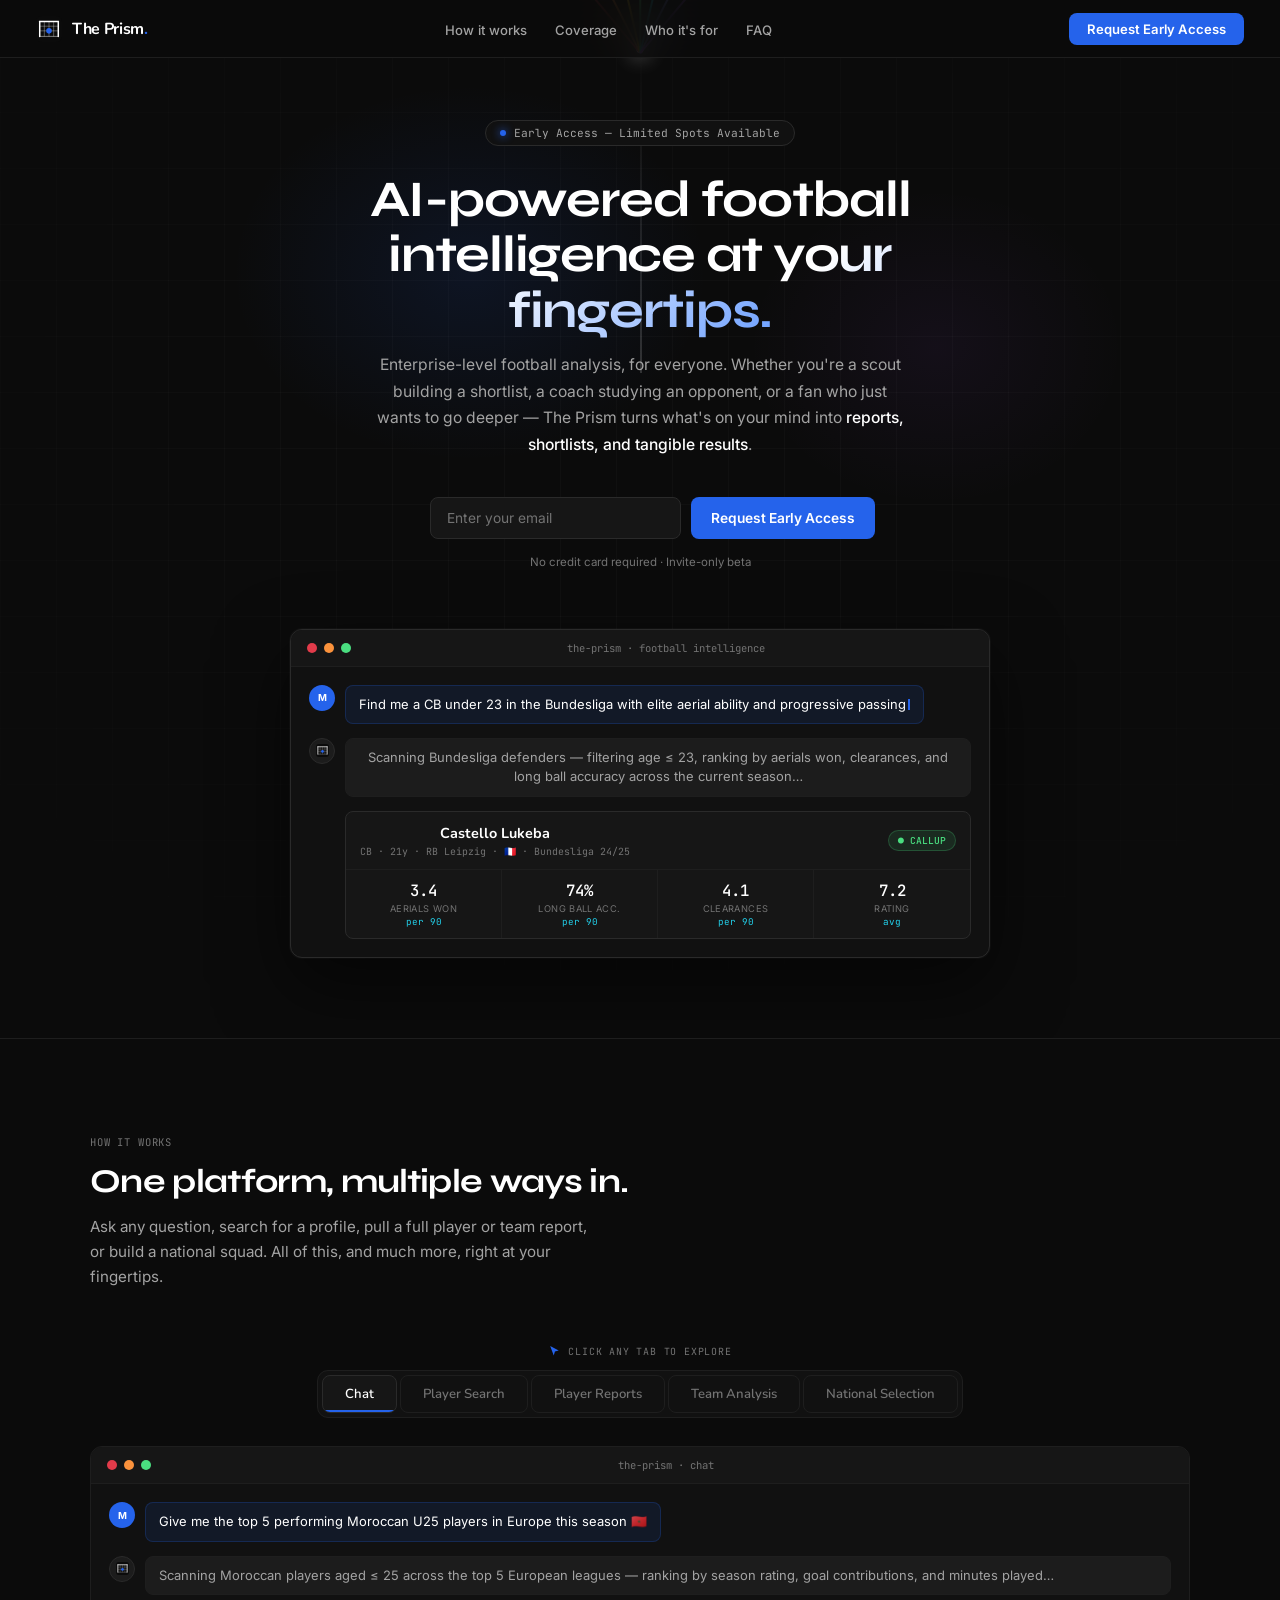
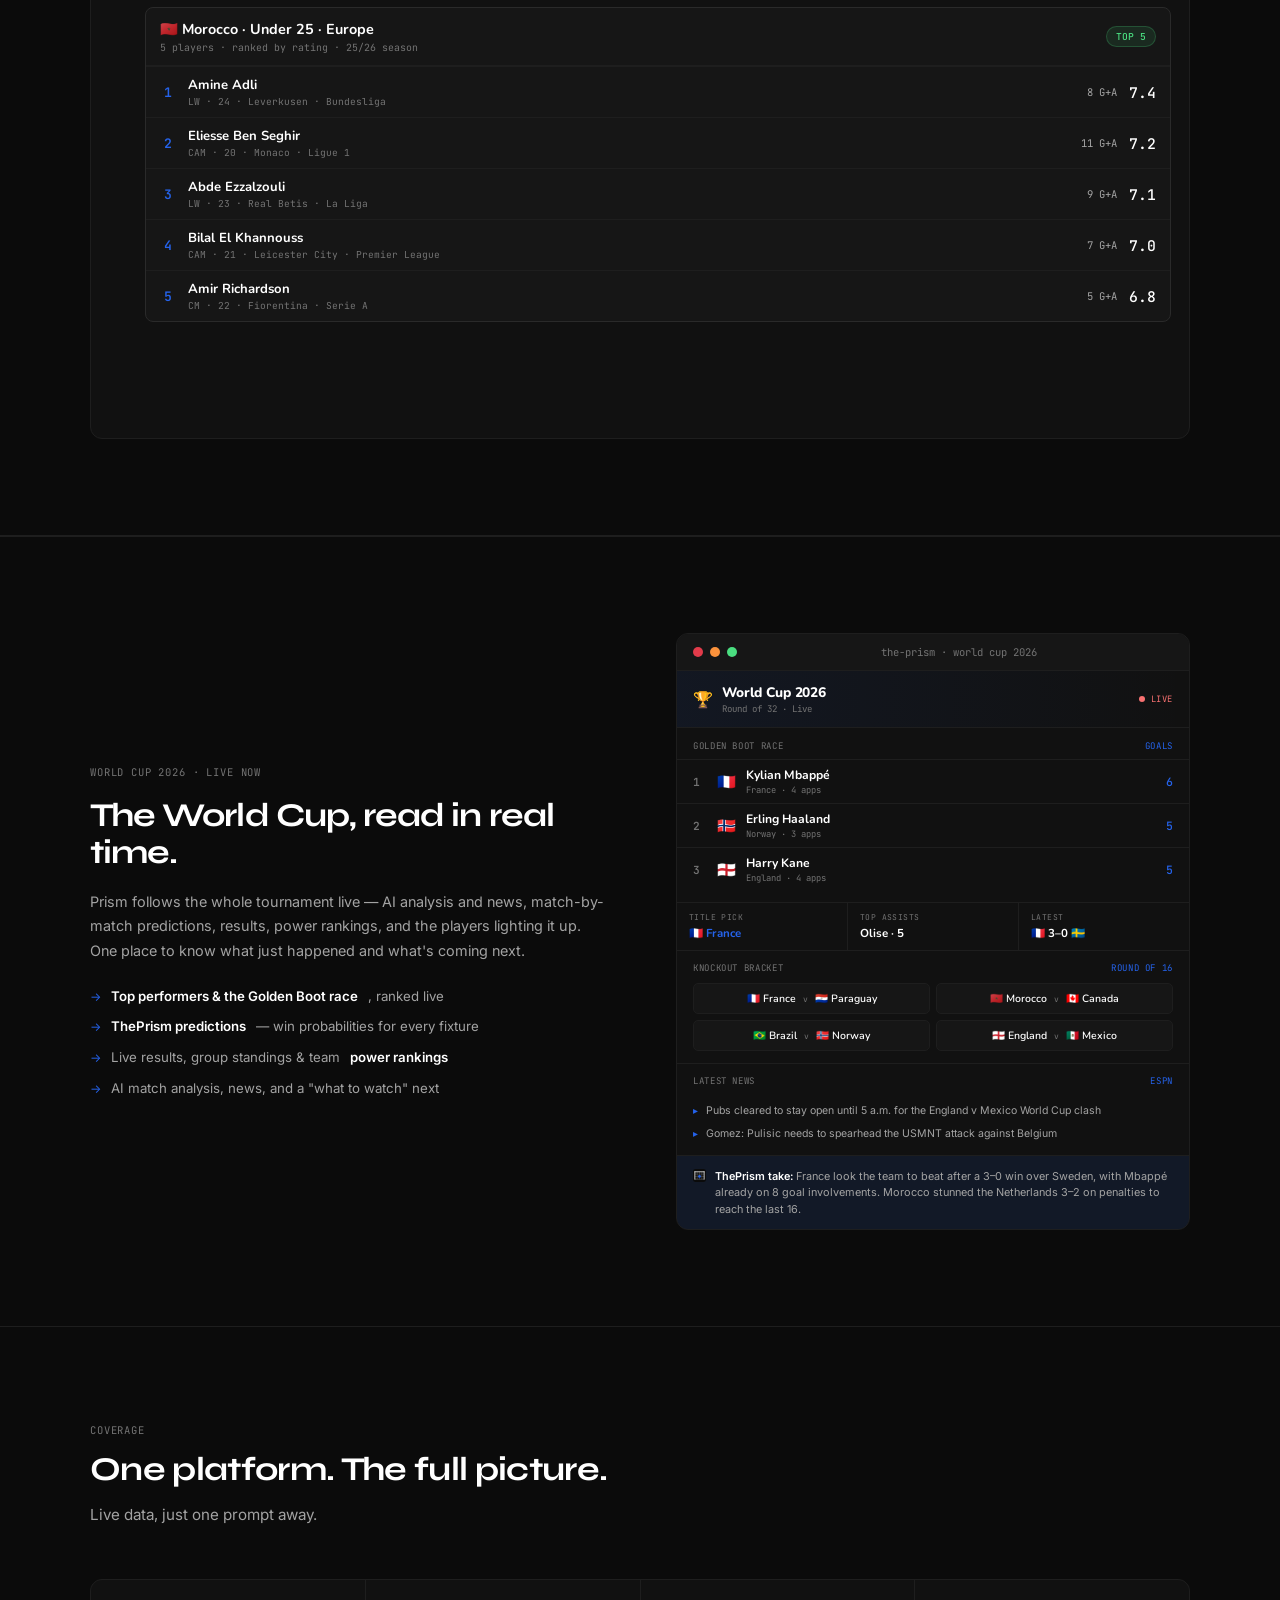
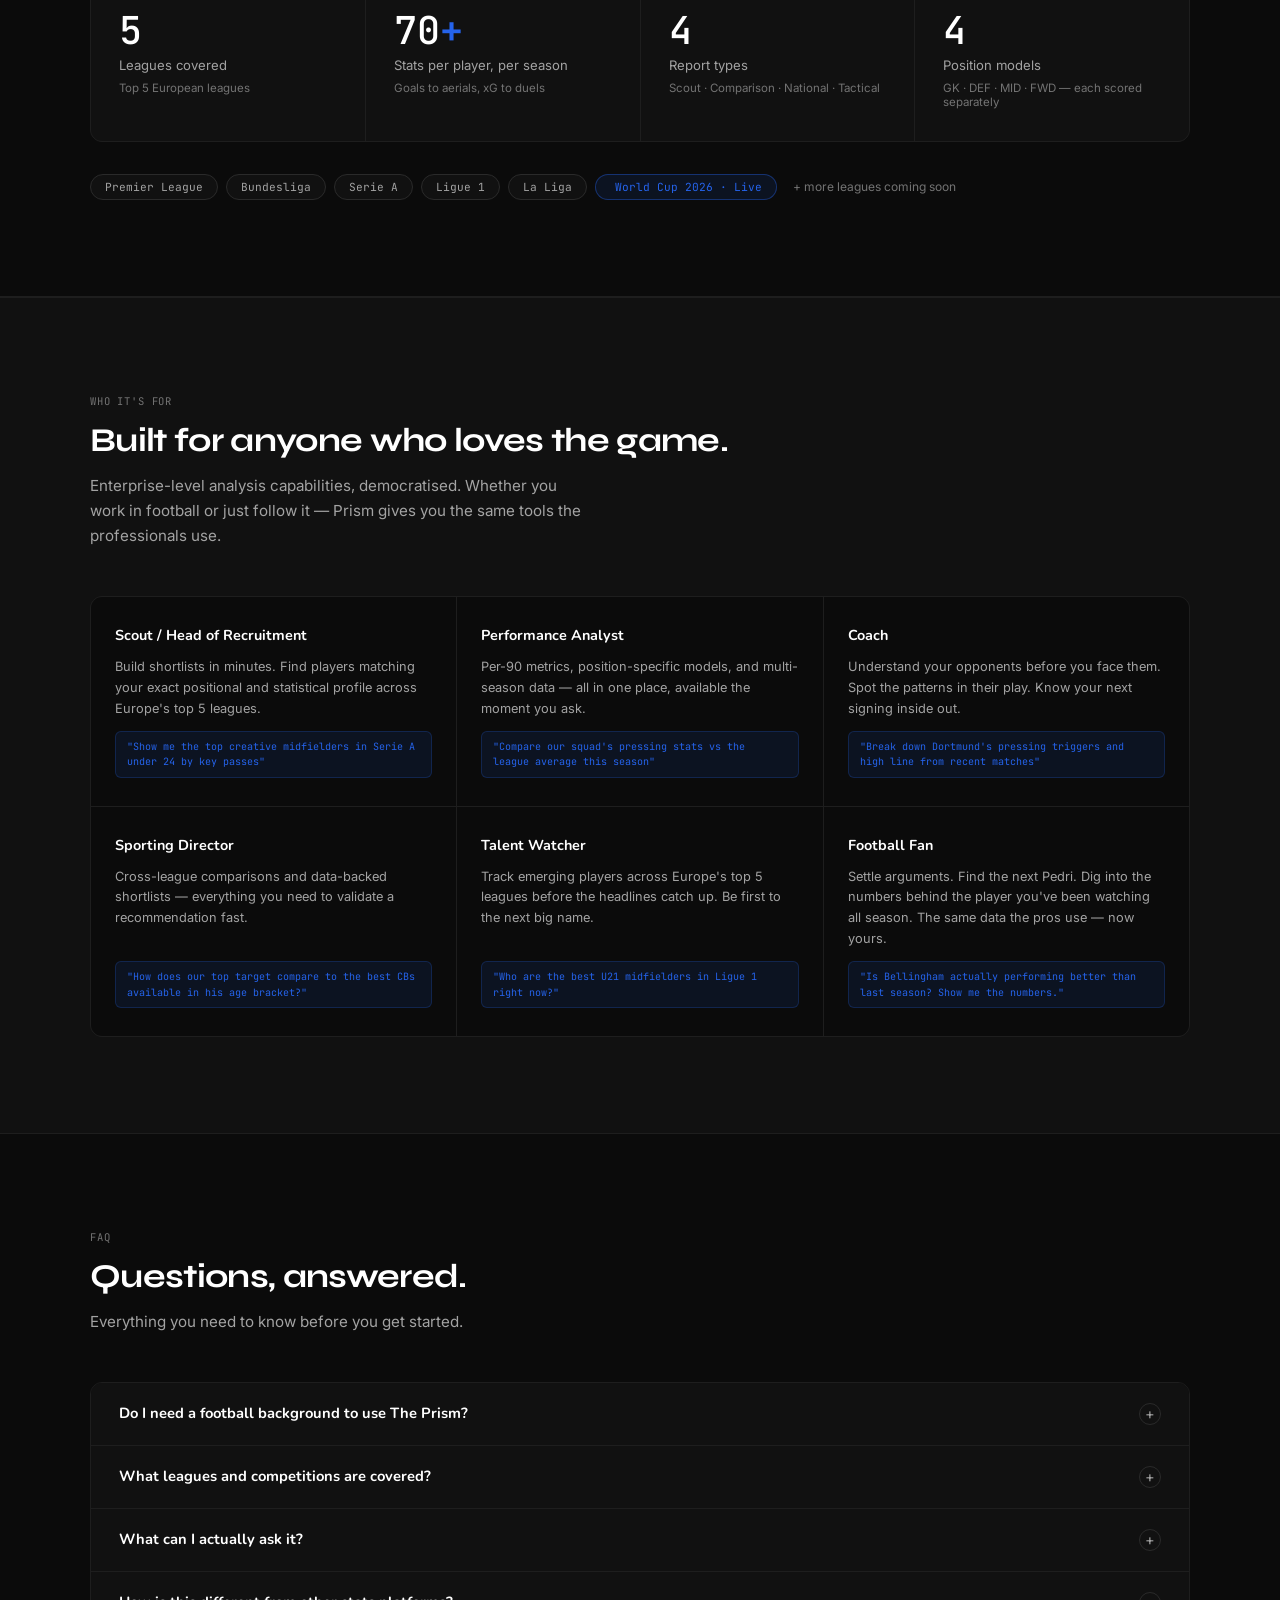
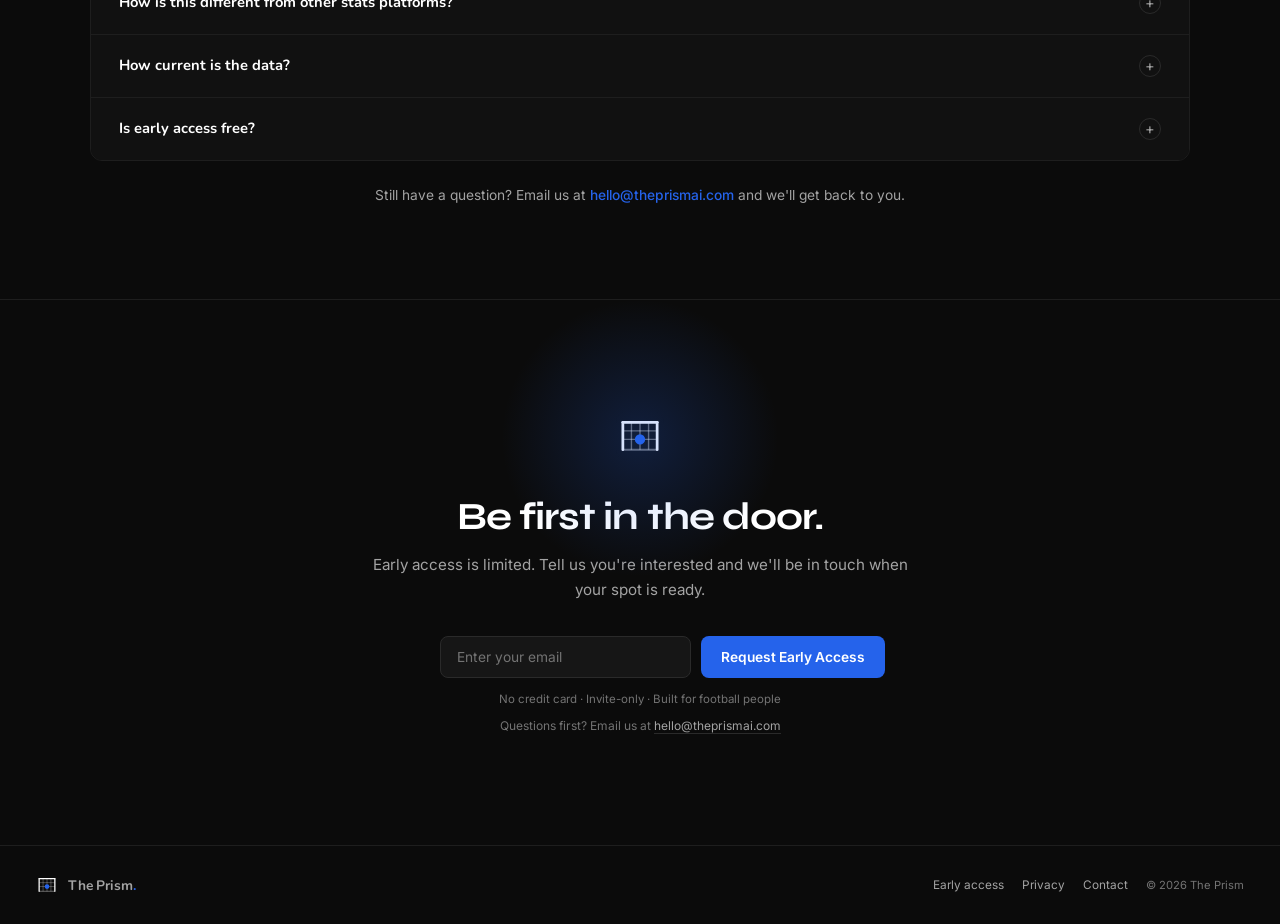
<file: landing-v4.html>
<!DOCTYPE html>
<html lang="en">
<head>
  <meta charset="UTF-8" />
  <meta name="viewport" content="width=device-width, initial-scale=1.0" />
  <title>The Prism — Football Intelligence</title>
  <meta name="description" content="Pro-level football analysis, finally yours. Ask any football question — get scout reports, shortlists, and live World Cup 2026 insight in seconds." />
  <meta name="theme-color" content="#0b0b0b" />
  <link rel="canonical" href="https://theprismai.com/" />
  <link rel="icon" type="image/svg+xml" href="data:image/svg+xml,%3Csvg xmlns='http://www.w3.org/2000/svg' viewBox='0 0 28 28'%3E%3Crect width='28' height='28' rx='6' fill='%230b0b0b'/%3E%3Cline x1='4' y1='6' x2='4' y2='22' stroke='white' stroke-width='1.6' stroke-linecap='round'/%3E%3Cline x1='24' y1='6' x2='24' y2='22' stroke='white' stroke-width='1.6' stroke-linecap='round'/%3E%3Cline x1='4' y1='6' x2='24' y2='6' stroke='white' stroke-width='1.6' stroke-linecap='round'/%3E%3Ccircle cx='14' cy='16' r='3' fill='%232563EB'/%3E%3C/svg%3E" />
  <!-- Open Graph / social -->
  <meta property="og:type" content="website" />
  <meta property="og:site_name" content="The Prism" />
  <meta property="og:title" content="The Prism — Football Intelligence" />
  <meta property="og:description" content="Pro-level football analysis, finally yours. Ask any football question — get scout reports, shortlists, and live World Cup 2026 insight in seconds." />
  <meta property="og:url" content="https://theprismai.com/" />
  <meta name="twitter:card" content="summary" />
  <meta name="twitter:title" content="The Prism — Football Intelligence" />
  <meta name="twitter:description" content="Pro-level football analysis, finally yours. Reports, shortlists, and live World Cup 2026 insight in seconds." />
  <!-- og:image / twitter:image intentionally omitted until a 1200×630 share image exists. Add og-image.png to this folder and re-add the tags + twitter:card=summary_large_image. -->
  <!-- Analytics — Plausible. Remove this line to disable. -->
  <script defer data-domain="theprismai.com" src="https://plausible.io/js/script.js"></script>
  <link rel="preconnect" href="https://fonts.googleapis.com">
  <link rel="preconnect" href="https://fonts.gstatic.com" crossorigin>
  <link href="https://fonts.googleapis.com/css2?family=Syne:wght@700;800&family=Nunito:wght@600;700;800&family=Inter:wght@300;400;500;600&family=JetBrains+Mono:wght@400;500&display=swap" rel="stylesheet">
  <style>
    *, *::before, *::after { box-sizing: border-box; margin: 0; padding: 0; }

    :root {
      --bg:        #0b0b0b;
      --surface:   #111111;
      --surface2:  #161616;
      --surface3:  #1c1c1c;
      --border:    #1e1e1e;
      --border2:   #2a2a2a;
      --accent:    #2563EB;
      --accent-lo: rgba(37,99,235,0.10);
      --accent-md: rgba(37,99,235,0.22);
      --text:      #ffffff;
      --text-dim:  #a3a3a3;
      --text-muted:#737373;
      --teal:      #22d3ee;
      --green:     #4ade80;
      --orange:    #fb923c;
      --red:       #f87171;
      --font-hero: 'Syne', system-ui, sans-serif;
      --font-brand:'Nunito', system-ui, sans-serif;
      --font:      'Inter', system-ui, sans-serif;
      --font-mono: 'JetBrains Mono', ui-monospace, monospace;
      --radius:    12px;
      --radius-sm: 8px;
    }

    html { scroll-behavior: smooth; }
    body {
      font-family: var(--font);
      background: var(--bg);
      color: var(--text);
      -webkit-font-smoothing: antialiased;
      overflow-x: hidden;
    }

    .reveal {
      opacity: 0;
      transform: translateY(24px);
      transition: opacity 0.6s cubic-bezier(.16,1,.3,1), transform 0.6s cubic-bezier(.16,1,.3,1);
    }
    .reveal.visible { opacity: 1; transform: none; }
    .reveal-delay-1 { transition-delay: 0.07s; }
    .reveal-delay-2 { transition-delay: 0.14s; }
    .reveal-delay-3 { transition-delay: 0.21s; }
    .reveal-delay-4 { transition-delay: 0.28s; }
    .reveal-delay-5 { transition-delay: 0.35s; }

    @media (prefers-reduced-motion: reduce) {
      *, *::before, *::after {
        animation-duration: 0.001ms !important;
        animation-iteration-count: 1 !important;
        transition-duration: 0.001ms !important;
        scroll-behavior: auto !important;
      }
      .reveal { opacity: 1 !important; transform: none !important; }
    }

    /* ── NAV ── */
    nav {
      position: fixed; top: 0; left: 0; right: 0; z-index: 100;
      display: flex; align-items: center; justify-content: space-between;
      padding: 0 36px; height: 58px;
      background: rgba(11,11,11,0.85);
      backdrop-filter: blur(18px); -webkit-backdrop-filter: blur(18px);
      border-bottom: 1px solid var(--border);
    }
    .nav-logo { display: flex; align-items: center; gap: 10px; text-decoration: none; }
    .nav-logo-name { font-family: var(--font-brand); font-size: 1rem; font-weight: 700; color: var(--text); letter-spacing: -0.02em; }
    .nav-logo-dot { color: var(--accent); }
    .nav-links { display: flex; align-items: center; gap: 28px; list-style: none; }
    .nav-links a { font-size: 0.82rem; font-weight: 500; color: var(--text-dim); text-decoration: none; transition: color .15s; }
    .nav-links a:hover { color: var(--text); }
    .nav-cta {
      padding: 8px 18px; background: var(--accent); color: #fff;
      font-family: var(--font); font-size: 0.82rem; font-weight: 600;
      border: none; border-radius: var(--radius-sm); cursor: pointer;
      text-decoration: none; transition: opacity .15s; white-space: nowrap;
    }
    .nav-cta:hover { opacity: 0.88; }

    /* ── HERO ── */
    .hero {
      position: relative; min-height: 100vh;
      display: flex; flex-direction: column; align-items: center; justify-content: center;
      padding: 120px 32px 80px; overflow: hidden; text-align: center;
    }
    .hero::before {
      content: ''; position: absolute; inset: 0;
      background-image:
        linear-gradient(rgba(255,255,255,0.022) 1px, transparent 1px),
        linear-gradient(90deg, rgba(255,255,255,0.022) 1px, transparent 1px);
      background-size: 56px 56px;
      mask-image: radial-gradient(ellipse 80% 65% at 50% 40%, black 30%, transparent 100%);
      -webkit-mask-image: radial-gradient(ellipse 80% 65% at 50% 40%, black 30%, transparent 100%);
    }
    .hero-field {
      position: absolute; inset: 0; width: 100%; height: 100%;
      z-index: 0; pointer-events: none;
      /* fade the network out toward the bottom so it never fights the mock UI */
      mask-image: linear-gradient(to bottom, black 0%, black 62%, transparent 92%);
      -webkit-mask-image: linear-gradient(to bottom, black 0%, black 62%, transparent 92%);
    }
    @media (prefers-reduced-motion: reduce) {
      .hero-field { display: none; }
    }
    .hero-prism {
      position: absolute; top: -18%; left: 50%; transform: translateX(-50%);
      width: 860px; height: 560px; pointer-events: none; z-index: 0;
    }
    .prism-beam { position: absolute; bottom: 0; left: 50%; width: 2px; height: 320px; background: linear-gradient(to bottom, transparent, rgba(255,255,255,0.16)); transform-origin: bottom center; }
    .prism-node { position: absolute; bottom: 320px; left: 50%; transform: translateX(-50%); width: 7px; height: 7px; background: #fff; border-radius: 50%; box-shadow: 0 0 20px 5px rgba(255,255,255,0.38); }
    .ray { position: absolute; bottom: 320px; left: 50%; width: 1.5px; transform-origin: bottom; }
    .ray-1 { height: 210px; background: linear-gradient(to top, #e23b4a, transparent); transform: translateX(-50%) rotate(-40deg); }
    .ray-2 { height: 228px; background: linear-gradient(to top, #fb923c, transparent); transform: translateX(-50%) rotate(-27deg); }
    .ray-3 { height: 238px; background: linear-gradient(to top, #facc15, transparent); transform: translateX(-50%) rotate(-13deg); }
    .ray-4 { height: 242px; background: linear-gradient(to top, #4ade80, transparent); transform: translateX(-50%) rotate(0deg); }
    .ray-5 { height: 238px; background: linear-gradient(to top, #22d3ee, transparent); transform: translateX(-50%) rotate(13deg); }
    .ray-6 { height: 228px; background: linear-gradient(to top, #818cf8, transparent); transform: translateX(-50%) rotate(27deg); }
    .ray-7 { height: 210px; background: linear-gradient(to top, #a855f7, transparent); transform: translateX(-50%) rotate(40deg); }
    .hero-glow-a { position: absolute; top: 8%; left: 18%; width: 480px; height: 380px; background: radial-gradient(ellipse, rgba(37,99,235,0.11) 0%, transparent 70%); pointer-events: none; }
    .hero-glow-b { position: absolute; top: 18%; right: 12%; width: 380px; height: 320px; background: radial-gradient(ellipse, rgba(168,85,247,0.06) 0%, transparent 70%); pointer-events: none; }
    .hero-inner { position: relative; z-index: 1; max-width: 800px; }
    .hero-eyebrow {
      display: inline-flex; align-items: center; gap: 8px;
      padding: 5px 14px; border: 1px solid var(--border2); border-radius: 999px;
      background: var(--surface); font-family: var(--font-mono); font-size: 0.7rem;
      color: var(--text-dim); margin-bottom: 26px;
    }
    .eyebrow-dot { width: 6px; height: 6px; border-radius: 50%; background: var(--accent); box-shadow: 0 0 8px var(--accent); animation: pulse 2.2s ease-in-out infinite; }
    @keyframes pulse { 0%,100%{opacity:1} 50%{opacity:0.35} }
    .hero-headline {
      font-family: var(--font-hero); font-size: clamp(2rem, 4vw, 3.4rem); font-weight: 700;
      line-height: 1.08; letter-spacing: -0.025em; color: var(--text);
      margin-bottom: 14px; max-width: 660px; margin-left: auto; margin-right: auto;
    }
    .hero-headline em { font-style: normal; background: linear-gradient(135deg, #fff 30%, #6b9fff 100%); -webkit-background-clip: text; -webkit-text-fill-color: transparent; background-clip: text; }
    .hero-sub {
      font-size: 0.98rem; font-weight: 400; color: var(--text-dim);
      line-height: 1.7; max-width: 540px; margin: 0 auto 38px;
    }
    .hero-sub strong { color: var(--text); font-weight: 500; }
    .hero-form { display: flex; gap: 10px; max-width: 420px; margin: 0 auto 16px; }
    .hero-input {
      flex: 1; padding: 12px 16px; background: var(--surface2);
      border: 1px solid var(--border2); border-radius: var(--radius-sm);
      color: var(--text); font-family: var(--font); font-size: 0.86rem; outline: none;
      transition: border-color .15s;
    }
    .hero-input::placeholder { color: var(--text-muted); }
    .hero-input:focus { border-color: var(--accent); }
    .hero-submit {
      padding: 12px 20px; background: var(--accent); color: #fff;
      font-family: var(--font); font-size: 0.86rem; font-weight: 600;
      border: none; border-radius: var(--radius-sm); cursor: pointer;
      white-space: nowrap; transition: opacity .15s;
    }
    .hero-submit:hover { opacity: 0.88; }
    .hero-note { font-size: 0.72rem; color: var(--text-muted); }

    /* ── Mock UI shared ── */
    .hero-mock {
      margin-top: 60px; max-width: 700px; margin-left: auto; margin-right: auto;
      background: var(--surface); border: 1px solid var(--border2);
      border-radius: var(--radius); overflow: hidden;
      box-shadow: 0 28px 72px rgba(0,0,0,0.55), 0 0 0 1px rgba(255,255,255,0.03);
    }
    .mock-bar {
      display: flex; align-items: center; gap: 7px; padding: 11px 16px;
      background: var(--surface2); border-bottom: 1px solid var(--border);
    }
    .mock-dot { width: 10px; height: 10px; border-radius: 50%; }
    .mock-dot-r { background: #e23b4a; }
    .mock-dot-y { background: #fb923c; }
    .mock-dot-g { background: #4ade80; }
    .mock-title { flex: 1; text-align: center; font-family: var(--font-mono); font-size: 0.66rem; color: var(--text-muted); }
    .mock-body { padding: 18px; display: flex; flex-direction: column; gap: 14px; }
    .mock-msg { display: flex; gap: 10px; align-items: flex-start; }
    .mock-avatar { width: 26px; height: 26px; border-radius: 50%; flex-shrink: 0; display: flex; align-items: center; justify-content: center; font-size: 0.6rem; font-weight: 700; }
    .mock-avatar-user { background: var(--accent); color: #fff; }
    .mock-avatar-ai { background: var(--surface3); color: var(--text-dim); border: 1px solid var(--border2); }
    .mock-bubble { background: var(--surface3); border: 1px solid var(--border); border-radius: var(--radius-sm); padding: 9px 13px; font-size: 0.81rem; color: var(--text-dim); line-height: 1.5; }
    .mock-bubble-user { background: var(--accent-lo); border-color: var(--accent-md); color: var(--text); }
    .mock-card { background: var(--surface2); border: 1px solid var(--border2); border-radius: var(--radius-sm); overflow: hidden; margin-top: 4px; }
    .mock-card-header { display: flex; align-items: center; justify-content: space-between; padding: 11px 14px; border-bottom: 1px solid var(--border); }
    .mock-player-info { display: flex; flex-direction: column; gap: 2px; }
    .mock-player-name { font-family: var(--font-brand); font-size: 0.9rem; font-weight: 700; color: var(--text); }
    .mock-player-meta { font-family: var(--font-mono); font-size: 0.62rem; color: var(--text-muted); }
    .mock-badge { padding: 3px 9px; border-radius: 999px; font-family: var(--font-mono); font-size: 0.6rem; font-weight: 500; }
    .badge-callup  { background: rgba(74,222,128,0.1); color: var(--green); border: 1px solid rgba(74,222,128,0.22); }
    .badge-monitor { background: rgba(251,146,60,0.1); color: var(--orange); border: 1px solid rgba(251,146,60,0.22); }
    .badge-consider{ background: rgba(163,163,163,0.1); color: var(--text-muted); border: 1px solid var(--border2); }
    .badge-live { background: rgba(220,38,38,0.12); color: #f87171; border: 1px solid rgba(220,38,38,0.25); }
    .mock-stats { display: grid; grid-template-columns: repeat(4, 1fr); }
    .mock-stat { padding: 10px 12px; border-right: 1px solid var(--border); display: flex; flex-direction: column; gap: 2px; }
    .mock-stat:last-child { border-right: none; }
    .mock-stat-val { font-family: var(--font-mono); font-size: 0.98rem; font-weight: 500; color: var(--text); }
    .mock-stat-lbl { font-size: 0.58rem; color: var(--text-muted); text-transform: uppercase; letter-spacing: 0.04em; }
    .mock-stat-sub { font-family: var(--font-mono); font-size: 0.58rem; color: var(--teal); }
    .typing-cursor { display: inline-block; width: 2px; height: 0.85em; background: var(--accent); margin-left: 2px; vertical-align: middle; animation: blink .8s step-end infinite; }
    @keyframes blink { 0%,100%{opacity:1} 50%{opacity:0} }

    /* ── SHARED SECTIONS ── */
    section { padding: 96px 32px; }
    .section-inner { max-width: 1100px; margin: 0 auto; }
    .section-label { font-family: var(--font-mono); font-size: 0.66rem; color: var(--text-muted); letter-spacing: 0.08em; text-transform: uppercase; margin-bottom: 14px; }
    .section-headline { font-family: var(--font-hero); font-size: clamp(1.55rem, 2.6vw, 2.1rem); font-weight: 700; letter-spacing: -0.02em; line-height: 1.12; margin-bottom: 14px; }
    .section-sub { font-size: 0.95rem; color: var(--text-dim); line-height: 1.65; max-width: 500px; }

    /* ── HOW IT WORKS ── */
    .hiw { background: var(--bg); border-top: 1px solid var(--border); border-bottom: 1px solid var(--border); }
    .hiw-header { margin-bottom: 56px; }
    /* ── WAYS TAB SWITCHER ── */
    .ways-hint { display: flex; align-items: center; justify-content: center; gap: 7px; font-family: var(--font-mono); font-size: 0.62rem; color: var(--text-muted); text-transform: uppercase; letter-spacing: 0.08em; margin: 0 auto 12px; transition: opacity .35s ease, transform .35s ease; }
    .ways-hint svg { width: 13px; height: 13px; color: var(--accent); animation: ways-hint-nudge 1.8s ease-in-out infinite; }
    @keyframes ways-hint-nudge { 0%,100% { transform: translate(0,0); } 50% { transform: translate(2px,2px); } }
    .ways-hint.hidden { opacity: 0; transform: translateY(-4px); pointer-events: none; }
    .ways-tab-bar { display: flex; gap: 3px; padding: 4px; background: var(--surface); border: 1px solid var(--border); border-radius: 11px; width: fit-content; margin: 0 auto 28px; }
    .ways-tab { position: relative; padding: 9px 22px; font-size: 0.82rem; font-family: var(--font-brand); font-weight: 600; color: var(--text-muted); background: none; border: 1px solid var(--border); border-radius: 8px; cursor: pointer; transition: color .15s, background .15s, border-color .15s; overflow: hidden; white-space: nowrap; }
    .ways-tab:hover { color: var(--text-dim); background: rgba(255,255,255,0.04); }
    .ways-tab.active { background: var(--surface2); color: var(--text); border-color: var(--border2); }
    .ways-tab-prog { position: absolute; bottom: 0; left: 0; height: 2px; background: var(--accent); border-radius: 1px; width: 0; transition: none; }
    .ways-tab.active .ways-tab-prog { animation: ways-prog 6s linear forwards; }
    .ways-tab-bar.no-auto .ways-tab-prog { animation: none; width: 0; }
    .ways-tab-bar.no-auto .ways-tab.active .ways-tab-prog { width: 100%; }
    @keyframes ways-prog { from { width: 0 } to { width: 100% } }
    .ways-panel { border: 1px solid var(--border); border-radius: var(--radius); overflow: hidden; background: var(--surface); display: grid; }
    /* All panes share one grid cell, so the panel is always as tall as the tallest
       pane — switching tabs never changes the height, so the page never jumps. */
    .ways-pane { grid-area: 1 / 1; opacity: 0; visibility: hidden; pointer-events: none; transition: opacity .22s ease; }
    .ways-pane.active { opacity: 1; visibility: visible; pointer-events: auto; }
    @keyframes ways-in { from { opacity: 0; transform: translateY(5px); } to { opacity: 1; transform: translateY(0); } }
    /* Chat ranked leaderboard */
    .rank-list { display: flex; flex-direction: column; }
    .rank-row { display: flex; align-items: center; gap: 12px; padding: 9px 14px; border-top: 1px solid var(--border); }
    .rank-num { font-family: var(--font-mono); font-size: 0.82rem; font-weight: 600; color: var(--accent); width: 16px; text-align: center; flex-shrink: 0; }
    .rank-info { flex: 1; display: flex; flex-direction: column; gap: 1px; min-width: 0; }
    .rank-name { font-family: var(--font-brand); font-size: 0.82rem; font-weight: 700; color: var(--text); }
    .rank-meta { font-family: var(--font-mono); font-size: 0.6rem; color: var(--text-muted); }
    .rank-right { display: flex; align-items: center; gap: 12px; flex-shrink: 0; }
    .rank-stat { font-family: var(--font-mono); font-size: 0.66rem; color: var(--text-dim); }
    .rank-rating { font-family: var(--font-mono); font-size: 0.92rem; font-weight: 500; color: var(--text); }
    /* National selection report */
    .natrep-head { padding: 16px 18px 12px; border-bottom: 1px solid var(--border); }
    .natrep-title { font-family: var(--font-brand); font-size: 1rem; font-weight: 800; letter-spacing: -0.015em; color: var(--text); }
    .natrep-meta { font-family: var(--font-mono); font-size: 0.62rem; color: var(--text-muted); margin-top: 3px; }
    .natrep-grid { display: grid; grid-template-columns: repeat(3, 1fr); gap: 1px; background: var(--border); }
    .natrep-col { background: var(--surface); padding: 14px 16px; }
    .natrep-pos { font-family: var(--font-mono); font-size: 0.6rem; color: var(--text-muted); text-transform: uppercase; letter-spacing: 0.08em; margin-bottom: 10px; }
    .natrep-row { display: flex; align-items: center; justify-content: space-between; gap: 8px; padding: 7px 0; }
    .natrep-player { display: flex; flex-direction: column; gap: 1px; min-width: 0; }
    .natrep-name { font-family: var(--font-brand); font-size: 0.78rem; font-weight: 600; color: var(--text); white-space: nowrap; overflow: hidden; text-overflow: ellipsis; }
    .natrep-info { font-family: var(--font-mono); font-size: 0.58rem; color: var(--text-muted); }
    .natrep-right { display: flex; align-items: center; gap: 7px; flex-shrink: 0; }
    .natrep-score { font-family: var(--font-mono); font-size: 0.7rem; color: var(--text-dim); }
    .natrep-verdict { display: flex; align-items: flex-start; gap: 10px; padding: 13px 18px; border-top: 1px solid var(--border); }
    .natrep-right .mock-badge { padding: 2px 6px; font-size: 0.52rem; }

    /* live dot (used in coverage league tags) */
    .feature-live-dot { width: 5px; height: 5px; border-radius: 50%; background: #f87171; animation: pulse 1.5s ease-in-out infinite; }

    /* verdict strip (used in scout-report + national-selection panes) */
    .verdict-bar { width: 3px; align-self: stretch; background: var(--accent); border-radius: 2px; flex-shrink: 0; }
    .verdict-text { font-size: 0.76rem; color: var(--text-dim); line-height: 1.55; }

    /* ── COVERAGE ── */
    .coverage { background: var(--bg); border-top: 1px solid var(--border); border-bottom: 1px solid var(--border); }
    .coverage-inner { max-width: 1100px; margin: 0 auto; }
    .coverage-header { margin-bottom: 52px; }
    .coverage-stats { display: grid; grid-template-columns: repeat(4, 1fr); gap: 1px; background: var(--border); border: 1px solid var(--border); border-radius: var(--radius); overflow: hidden; margin-bottom: 32px; }
    .coverage-stat { background: var(--surface); padding: 32px 28px; display: flex; flex-direction: column; gap: 6px; }
    .coverage-stat-val { font-family: var(--font-mono); font-size: 2.4rem; font-weight: 500; color: var(--text); line-height: 1; }
    .coverage-stat-val span { color: var(--accent); }
    .coverage-stat-lbl { font-size: 0.82rem; color: var(--text-dim); }
    .coverage-stat-sub { font-size: 0.72rem; color: var(--text-muted); margin-top: 2px; }
    .coverage-leagues { display: flex; flex-wrap: wrap; gap: 8px; align-items: center; }
    .league-tag { padding: 5px 14px; border: 1px solid var(--border2); border-radius: 999px; font-family: var(--font-mono); font-size: 0.7rem; color: var(--text-dim); background: var(--surface); }
    .coverage-note { font-size: 0.75rem; color: var(--text-muted); align-self: center; padding-left: 8px; }

    /* ── WHO IT'S FOR ── */
    .who { background: var(--surface); border-top: 1px solid var(--border); }
    .who-header { margin-bottom: 48px; }
    .who-grid { display: grid; grid-template-columns: repeat(3, 1fr); gap: 1px; background: var(--border); border: 1px solid var(--border); border-radius: var(--radius); overflow: hidden; }
    .who-card { background: var(--bg); padding: 28px 24px; display: flex; flex-direction: column; gap: 12px; }
    .who-title { font-family: var(--font-brand); font-size: 0.9rem; font-weight: 700; color: var(--text); }
    .who-desc { font-size: 0.8rem; color: var(--text-dim); line-height: 1.62; }
    .who-usecase { margin-top: auto; font-family: var(--font-mono); font-size: 0.63rem; color: var(--accent); padding: 7px 11px; background: var(--accent-lo); border: 1px solid var(--accent-md); border-radius: 6px; line-height: 1.5; }

    /* ── FAQ ── */
    .faq { background: var(--bg); border-top: 1px solid var(--border); }
    .faq-header { margin-bottom: 48px; }
    .faq-list { border: 1px solid var(--border); border-radius: var(--radius); overflow: hidden; }
    .faq-item { background: var(--surface); border-bottom: 1px solid var(--border); }
    .faq-item:last-child { border-bottom: none; }
    .faq-trigger { display: flex; align-items: center; justify-content: space-between; gap: 16px; padding: 20px 28px; cursor: pointer; user-select: none; }
    .faq-trigger:hover { background: rgba(255,255,255,0.015); }
    .faq-q { font-family: var(--font-brand); font-size: 0.92rem; font-weight: 700; color: var(--text); line-height: 1.35; }
    .faq-icon { flex-shrink: 0; width: 22px; height: 22px; border: 1px solid var(--border2); border-radius: 50%; display: flex; align-items: center; justify-content: center; font-size: 0.92rem; line-height: 1; color: var(--text-dim); transition: transform .22s, border-color .22s, color .22s; }
    .faq-item.open .faq-icon { transform: rotate(45deg); border-color: var(--accent); color: var(--accent); }
    .faq-body { max-height: 0; overflow: hidden; transition: max-height .28s cubic-bezier(0.4,0,0.2,1); }
    .faq-body.open { max-height: 400px; }
    .faq-a { padding: 0 28px 20px; font-size: 0.82rem; color: var(--text-dim); line-height: 1.65; }
    .faq-a strong { color: var(--text); font-weight: 600; }
    .faq-contact { text-align: center; margin-top: 26px; font-size: 0.86rem; color: var(--text-dim); }
    .faq-contact a { color: var(--accent); text-decoration: none; font-weight: 500; }
    .faq-contact a:hover { text-decoration: underline; }

    /* ── CUSTOM BUILDER MOCK ── */
    .builder-mock { background: var(--surface); border: 1px solid var(--border); border-radius: var(--radius); overflow: hidden; }
    .builder-pos-row { display: flex; gap: 4px; flex-wrap: wrap; padding: 11px 14px; border-bottom: 1px solid var(--border); background: var(--surface2); }
    .builder-pos-chip { font-size: 0.62rem; font-family: var(--font-mono); padding: 4px 9px; border: 1px solid var(--border2); border-radius: 4px; color: var(--text-muted); }
    .builder-pos-chip.active { background: var(--accent); border-color: var(--accent); color: #fff; font-weight: 700; }
    .builder-panels { display: grid; grid-template-columns: 1fr 1fr; gap: 1px; background: var(--border); }
    .builder-panel { background: var(--surface); padding: 12px 14px; }
    .builder-panel-title { font-size: 0.62rem; font-weight: 700; color: var(--text-dim); letter-spacing: 0.08em; text-transform: uppercase; margin-bottom: 8px; }
    .builder-stat-lib { display: flex; flex-direction: column; gap: 2px; }
    .builder-lib-item { font-size: 0.68rem; color: var(--text-dim); padding: 4px 8px; border-radius: 3px; display: flex; align-items: center; gap: 6px; }
    .builder-lib-item::before { content: '+'; font-size: 0.65rem; color: var(--accent); font-weight: 700; opacity: 0.7; }
    .builder-priority-list { display: flex; flex-direction: column; gap: 7px; }
    .builder-priority-item { display: flex; align-items: center; gap: 7px; }
    .builder-priority-name { font-size: 0.67rem; color: var(--text); flex: 1; }
    .builder-bar-wrap { width: 50px; height: 3px; background: var(--surface2); border-radius: 2px; overflow: hidden; }
    .builder-bar { height: 100%; background: var(--accent); border-radius: 2px; }
    .builder-pct { font-family: var(--font-mono); font-size: 0.6rem; color: var(--accent); width: 26px; text-align: right; }
    .builder-constraints { padding: 9px 14px; border-top: 1px solid var(--border); display: flex; gap: 8px; align-items: center; flex-wrap: wrap; background: var(--surface2); }
    .builder-c-label { font-size: 0.61rem; color: var(--text-muted); }
    .builder-c-val { font-family: var(--font-mono); font-size: 0.61rem; color: var(--text-dim); background: var(--surface); border: 1px solid var(--border2); padding: 2px 6px; border-radius: 3px; }
    .builder-find-btn { display: block; margin: 10px 14px 0; padding: 9px; background: var(--accent); color: #fff; font-family: var(--font); font-size: 0.75rem; font-weight: 600; border: none; border-radius: 5px; text-align: center; cursor: default; }
    .builder-results { padding: 8px 14px 14px; display: flex; flex-direction: column; gap: 5px; }
    .builder-result-row { display: flex; align-items: center; gap: 8px; padding: 7px 10px; background: var(--surface2); border-radius: 4px; border: 1px solid var(--border); }
    .builder-rank { font-family: var(--font-mono); font-size: 0.6rem; color: var(--text-muted); width: 14px; }
    .builder-rname { font-size: 0.72rem; color: var(--text); flex: 1; font-family: var(--font-brand); font-weight: 600; }
    .builder-rclub { font-size: 0.61rem; color: var(--text-muted); }
    .builder-rscore { font-family: var(--font-mono); font-size: 0.72rem; color: var(--accent); font-weight: 600; }
    .builder-profile-bar { display: flex; align-items: center; gap: 9px; padding: 9px 14px; border-bottom: 1px solid var(--border); }
    .builder-profile-lbl { font-family: var(--font-mono); font-size: 0.56rem; color: var(--text-muted); text-transform: uppercase; letter-spacing: 0.07em; }
    .builder-profile-name { font-family: var(--font-brand); font-size: 0.74rem; font-weight: 700; color: var(--text); }
    .builder-profile-tag { font-family: var(--font-mono); font-size: 0.55rem; color: var(--accent); background: var(--accent-lo); border: 1px solid var(--accent-md); padding: 2px 7px; border-radius: 999px; margin-left: auto; }
    .builder-results-head { display: flex; align-items: center; justify-content: space-between; padding: 11px 14px 3px; }
    .builder-results-title { font-family: var(--font-mono); font-size: 0.58rem; color: var(--text-dim); text-transform: uppercase; letter-spacing: 0.06em; }
    .builder-results-sub { font-family: var(--font-mono); font-size: 0.56rem; color: var(--text-muted); }
    .builder-rmid { flex: 1; display: flex; flex-direction: column; gap: 1px; min-width: 0; }
    .builder-rtag { font-size: 0.55rem; color: var(--text-muted); font-family: var(--font-mono); }
    .builder-modes { display: flex; gap: 4px; padding: 10px 14px; border-bottom: 1px solid var(--border); background: var(--surface2); }
    .builder-mode { font-family: var(--font-brand); font-size: 0.66rem; font-weight: 600; padding: 5px 11px; border-radius: 6px; border: 1px solid var(--border2); color: var(--text-muted); background: none; }
    .builder-mode.active { background: var(--accent); border-color: var(--accent); color: #fff; }
    #ways-search .builder-mode { cursor: pointer; transition: color .14s, border-color .14s, background .14s; }
    #ways-search .builder-mode:not(.active):hover { color: var(--text-dim); border-color: var(--text-muted); }
    .smode-pane { display: none; }
    .smode-pane.active { display: block; animation: ways-in .2s ease-out; }
    /* Ready-made templates */
    .ready-intro { padding: 12px 16px 4px; font-size: 0.72rem; color: var(--text-dim); line-height: 1.5; }
    .ready-intro strong { color: var(--text); font-weight: 600; }
    .ready-grid { display: grid; grid-template-columns: 1fr 1fr; gap: 8px; padding: 10px 16px 4px; }
    .ready-card { background: var(--surface2); border: 1px solid var(--border); border-radius: 7px; padding: 10px 12px; transition: border-color .14s; }
    .ready-card.active { border-color: var(--accent); background: var(--accent-lo); }
    .ready-card-top { display: flex; align-items: center; justify-content: space-between; gap: 8px; margin-bottom: 4px; }
    .ready-name { font-family: var(--font-brand); font-size: 0.74rem; font-weight: 700; color: var(--text); }
    .ready-check { font-size: 0.7rem; color: var(--accent); font-weight: 700; }
    .ready-desc { font-size: 0.62rem; color: var(--text-muted); line-height: 1.45; }
    /* AI search */
    .ai-search-box { display: flex; align-items: flex-start; gap: 10px; margin: 14px 16px 0; padding: 13px 14px; background: var(--surface2); border: 1px solid var(--border2); border-radius: 8px; }
    .ai-search-icon { width: 15px; height: 15px; color: var(--accent); flex-shrink: 0; margin-top: 1px; }
    .ai-search-text { font-size: 0.78rem; color: var(--text); line-height: 1.5; }
    .ai-thinking { display: flex; align-items: flex-start; gap: 9px; margin: 10px 16px 0; font-size: 0.68rem; color: var(--text-muted); line-height: 1.5; }
    .ai-thinking em { color: var(--text-dim); font-style: normal; font-family: var(--font-mono); font-size: 0.63rem; }

    /* ── TEAM DNA MOCK ── */
    .dna-mock-header { padding: 14px 18px 10px; border-bottom: 1px solid var(--border); }
    .dna-mock-team { font-family: var(--font-brand); font-size: 0.88rem; font-weight: 700; color: var(--text); }
    .dna-mock-meta { font-size: 0.72rem; color: var(--text-muted); margin-top: 2px; }
    .dna-mock-record { display: flex; gap: 14px; margin-top: 8px; }
    .dna-record-item { font-family: var(--font-mono); font-size: 0.68rem; color: var(--text-dim); }
    .dna-record-item span { color: var(--accent); font-weight: 600; }
    .dna-fingerprint { padding: 14px 18px; display: flex; flex-direction: column; gap: 9px; }
    .dna-fp-axis { display: grid; grid-template-columns: 118px 1fr 36px 52px; align-items: center; gap: 10px; }
    .dna-fp-lbl { font-size: 0.67rem; color: var(--text-dim); }
    .dna-fp-track { height: 4px; background: var(--surface2); border-radius: 2px; overflow: hidden; }
    .dna-fp-fill { height: 100%; border-radius: 2px; background: var(--accent); }
    .dna-fp-score { font-family: var(--font-mono); font-size: 0.7rem; color: var(--text); text-align: right; }
    .dna-badge-elite { font-size: 0.57rem; font-weight: 700; letter-spacing: 0.06em; padding: 2px 6px; border-radius: 3px; background: rgba(37,99,235,0.14); color: var(--accent); text-transform: uppercase; text-align: center; }
    .dna-badge-high { font-size: 0.57rem; font-weight: 700; letter-spacing: 0.06em; padding: 2px 6px; border-radius: 3px; background: rgba(21,128,61,0.14); color: #4ade80; text-transform: uppercase; text-align: center; }
    .dna-badge-med { font-size: 0.57rem; font-weight: 700; letter-spacing: 0.06em; padding: 2px 6px; border-radius: 3px; background: rgba(251,146,60,0.12); color: #fb923c; text-transform: uppercase; text-align: center; }
    .dna-evidence-chips { padding: 0 18px 14px; display: flex; flex-wrap: wrap; gap: 5px; }
    .dna-chip { font-size: 0.6rem; color: var(--text-muted); padding: 3px 8px; background: var(--surface2); border: 1px solid var(--border); border-radius: 4px; }
    .dna-section { padding: 13px 18px; border-top: 1px solid var(--border); }
    .dna-section-lbl { font-family: var(--font-mono); font-size: 0.58rem; color: var(--accent); text-transform: uppercase; letter-spacing: 0.08em; margin-bottom: 8px; }
    .dna-identity { font-size: 0.74rem; color: var(--text-dim); line-height: 1.62; }
    .dna-identity strong { color: var(--text); font-weight: 600; }
    .dna-keymen { display: flex; flex-direction: column; gap: 9px; }
    .dna-keyman { display: flex; gap: 10px; align-items: flex-start; }
    .dna-keyman-avatar { width: 26px; height: 26px; border-radius: 50%; background: var(--surface2); border: 1px solid var(--border2); flex-shrink: 0; display: flex; align-items: center; justify-content: center; font-family: var(--font-mono); font-size: 0.56rem; font-weight: 700; color: var(--accent); }
    .dna-keyman-body { flex: 1; min-width: 0; }
    .dna-keyman-top { display: flex; align-items: center; gap: 7px; flex-wrap: wrap; }
    .dna-keyman-name { font-family: var(--font-brand); font-size: 0.78rem; font-weight: 700; color: var(--text); }
    .dna-keyman-role { font-family: var(--font-mono); font-size: 0.55rem; font-weight: 700; letter-spacing: 0.05em; padding: 1px 6px; border-radius: 3px; background: rgba(37,99,235,0.12); color: var(--accent); text-transform: uppercase; }
    .dna-keyman-stat { font-family: var(--font-mono); font-size: 0.58rem; color: var(--text-muted); margin-left: auto; }
    .dna-keyman-desc { font-size: 0.67rem; color: var(--text-muted); line-height: 1.5; margin-top: 2px; }

    /* ── WORLD CUP MOCK ── */
    .wc-mock { background: var(--surface); border: 1px solid var(--border); border-radius: var(--radius); overflow: hidden; }
    .wc-head { display: flex; align-items: center; gap: 9px; padding: 12px 16px; border-bottom: 1px solid var(--border); background: linear-gradient(90deg, rgba(37,99,235,0.08), transparent); }
    .wc-head-trophy { font-size: 1rem; line-height: 1; }
    .wc-head-title { font-family: var(--font-brand); font-size: 0.86rem; font-weight: 800; color: var(--text); letter-spacing: -0.01em; }
    .wc-head-stage { font-family: var(--font-mono); font-size: 0.57rem; color: var(--text-muted); }
    .wc-live { display: flex; align-items: center; gap: 6px; margin-left: auto; font-family: var(--font-mono); font-size: 0.55rem; color: #f87171; text-transform: uppercase; letter-spacing: 0.06em; white-space: nowrap; }
    .wc-live-dot { width: 6px; height: 6px; border-radius: 50%; background: #f87171; animation: pulse-dot-red 1.8s infinite; }
    @keyframes pulse-dot-red { 0% { box-shadow: 0 0 0 0 rgba(248,113,113,.5) } 70% { box-shadow: 0 0 0 6px rgba(248,113,113,0) } 100% { box-shadow: 0 0 0 0 rgba(248,113,113,0) } }
    .wc-lead-lbl { display: flex; align-items: center; justify-content: space-between; padding: 12px 16px 7px; font-family: var(--font-mono); font-size: 0.57rem; color: var(--text-muted); text-transform: uppercase; letter-spacing: 0.07em; }
    .wc-lead-lbl span { color: var(--accent); }
    .wc-perf { display: flex; align-items: center; gap: 10px; padding: 7px 16px; border-top: 1px solid var(--border); }
    .wc-perf-rank { font-family: var(--font-mono); font-size: 0.7rem; font-weight: 600; color: var(--text-muted); width: 14px; flex-shrink: 0; }
    .wc-perf-flag { font-size: 0.95rem; line-height: 1; flex-shrink: 0; }
    .wc-perf-info { flex: 1; min-width: 0; display: flex; flex-direction: column; gap: 1px; }
    .wc-perf-name { font-family: var(--font-brand); font-size: 0.76rem; font-weight: 700; color: var(--text); white-space: nowrap; overflow: hidden; text-overflow: ellipsis; }
    .wc-perf-team { font-family: var(--font-mono); font-size: 0.55rem; color: var(--text-muted); }
    .wc-perf-stat { font-family: var(--font-mono); font-size: 0.72rem; font-weight: 500; color: var(--accent); flex-shrink: 0; }
    .wc-intel { display: grid; grid-template-columns: repeat(3, 1fr); gap: 1px; background: var(--border); border-top: 1px solid var(--border); margin-top: 11px; }
    .wc-intel-card { background: var(--surface); padding: 9px 12px; display: flex; flex-direction: column; gap: 3px; }
    .wc-intel-lbl { font-family: var(--font-mono); font-size: 0.5rem; color: var(--text-muted); text-transform: uppercase; letter-spacing: 0.05em; }
    .wc-intel-val { font-family: var(--font-brand); font-size: 0.72rem; font-weight: 700; color: var(--text); white-space: nowrap; overflow: hidden; text-overflow: ellipsis; }
    .wc-intel-val.accent { color: var(--accent); }
    .wc-take { display: flex; align-items: flex-start; gap: 9px; padding: 12px 16px; border-top: 1px solid var(--border); background: var(--accent-lo); }
    .wc-take svg { flex-shrink: 0; margin-top: 1px; }
    .wc-take-text { font-size: 0.68rem; color: var(--text-dim); line-height: 1.5; }
    .wc-take-text b { color: var(--text); font-weight: 600; }
    .wc-bracket { border-top: 1px solid var(--border); padding: 11px 16px 12px; }
    .wc-bracket-lbl { display: flex; align-items: center; justify-content: space-between; font-family: var(--font-mono); font-size: 0.57rem; color: var(--text-muted); text-transform: uppercase; letter-spacing: 0.07em; margin-bottom: 9px; }
    .wc-bracket-lbl span { color: var(--accent); }
    .wc-bracket-ties { display: grid; grid-template-columns: 1fr 1fr; gap: 6px; }
    .wc-bracket-tie { display: flex; align-items: center; justify-content: center; gap: 7px; padding: 7px 8px; background: var(--surface2); border: 1px solid var(--border); border-radius: 5px; }
    .wc-bt-team { font-family: var(--font-brand); font-size: 0.66rem; font-weight: 600; color: var(--text); white-space: nowrap; }
    .wc-bt-vs { font-family: var(--font-mono); font-size: 0.5rem; color: var(--text-muted); }
    .wc-news { border-top: 1px solid var(--border); padding: 11px 16px 13px; display: flex; flex-direction: column; gap: 7px; }
    .wc-news-item { display: flex; gap: 8px; align-items: flex-start; }
    .wc-news-dot { color: var(--accent); font-size: 0.62rem; line-height: 1.5; flex-shrink: 0; }
    .wc-news-text { font-size: 0.66rem; color: var(--text-dim); line-height: 1.5; }

    /* ── FULL PLAYER PROFILE MOCK ── */
    .profile-head { display: flex; align-items: center; justify-content: space-between; gap: 12px; padding: 15px 18px; border-bottom: 1px solid var(--border); }
    .profile-name { font-family: var(--font-brand); font-size: 1.1rem; font-weight: 800; letter-spacing: -0.015em; color: var(--text); }
    .profile-meta { font-family: var(--font-mono); font-size: 0.61rem; color: var(--text-muted); margin-top: 3px; }
    .profile-rating { display: flex; flex-direction: column; align-items: flex-end; flex-shrink: 0; }
    .profile-rating-val { font-family: var(--font-mono); font-size: 1.55rem; font-weight: 500; color: var(--accent); line-height: 1; }
    .profile-rating-lbl { font-size: 0.55rem; color: var(--text-muted); text-transform: uppercase; letter-spacing: 0.05em; margin-top: 3px; }
    .profile-section { padding: 12px 18px 4px; }
    .profile-sec-lbl { font-family: var(--font-mono); font-size: 0.58rem; color: var(--accent); text-transform: uppercase; letter-spacing: 0.08em; margin-bottom: 9px; }
    .profile-stat-grid { display: grid; grid-template-columns: repeat(4, 1fr); gap: 1px; background: var(--border); border: 1px solid var(--border); border-radius: 6px; overflow: hidden; }
    .profile-stat { background: var(--surface); padding: 9px 11px; display: flex; flex-direction: column; gap: 2px; }
    .profile-stat-val { font-family: var(--font-mono); font-size: 1.05rem; font-weight: 500; color: var(--text); line-height: 1; }
    .profile-stat-lbl { font-size: 0.57rem; color: var(--text-muted); text-transform: uppercase; letter-spacing: 0.03em; }
    .profile-stat-sub { font-family: var(--font-mono); font-size: 0.57rem; color: var(--teal); }
    .profile-verdict { display: flex; align-items: flex-start; gap: 10px; margin: 12px 18px 0; padding: 12px 14px; border: 1px solid var(--border); border-radius: 6px; }
    .profile-chips { display: flex; flex-wrap: wrap; gap: 5px; padding: 12px 18px 16px; }
    .profile-chip { font-size: 0.6rem; font-family: var(--font-mono); padding: 3px 9px; border-radius: 4px; border: 1px solid var(--border); }
    .profile-chip-pos { color: #4ade80; background: rgba(74,222,128,0.08); border-color: rgba(74,222,128,0.2); }
    .profile-chip-neg { color: #fb923c; background: rgba(251,146,60,0.08); border-color: rgba(251,146,60,0.2); }

    /* ── SPOTLIGHT ── */
    .spotlight { border-top: 1px solid var(--border); padding: 96px 36px; }
    .spotlight-alt { background: rgba(255,255,255,0.012); }
    .spotlight-inner { max-width: 1100px; margin: 0 auto; display: grid; grid-template-columns: 1fr 1fr; gap: 72px; align-items: center; }
    .spotlight-reverse .builder-mock, .spotlight-reverse .pulse-mock { order: -1; }
    .spotlight-copy { display: flex; flex-direction: column; gap: 18px; }
    .spotlight-eyebrow { display: flex; align-items: center; gap: 11px; }
    .spotlight-num { font-family: var(--font-mono); font-size: 0.72rem; font-weight: 600; color: var(--accent); letter-spacing: 0.05em; }
    .spotlight-divider { width: 18px; height: 1px; background: var(--accent-md); }
    .spotlight-eyebrow .section-label { margin: 0; }
    .spotlight-headline { font-family: var(--font-hero); font-size: clamp(1.6rem, 2.6vw, 2.3rem); font-weight: 700; letter-spacing: -0.028em; line-height: 1.12; margin: 0; }
    .spotlight-sub { font-size: 0.9rem; color: var(--text-dim); line-height: 1.72; margin: 0; }
    .spotlight-bullets { list-style: none; padding: 0; margin: 4px 0 0; display: flex; flex-direction: column; gap: 10px; }
    .spotlight-bullets li { display: flex; align-items: flex-start; gap: 10px; font-size: 0.83rem; color: var(--text-dim); line-height: 1.55; }
    .spotlight-bullets li::before { content: '→'; color: var(--accent); font-size: 0.75rem; margin-top: 2px; flex-shrink: 0; }
    .spotlight-bullets li strong { color: var(--text); font-weight: 600; }
    @media (max-width: 860px) {
      .spotlight { padding: 64px 24px; }
      .spotlight-inner { grid-template-columns: 1fr; gap: 40px; }
      .spotlight-reverse .builder-mock, .spotlight-reverse .pulse-mock { order: 0; }
    }

    /* ── CTA ── */
    .cta-section { background: var(--bg); border-top: 1px solid var(--border); padding: 112px 32px; text-align: center; }
    .cta-inner { max-width: 560px; margin: 0 auto; }
    .cta-logo { margin-bottom: 32px; display: flex; justify-content: center; }
    .cta-glow-wrap { position: relative; display: inline-block; }
    .cta-glow-wrap::before { content: ''; position: absolute; top: 50%; left: 50%; transform: translate(-50%, -50%); width: 280px; height: 280px; background: radial-gradient(ellipse, rgba(37,99,235,0.22) 0%, transparent 70%); pointer-events: none; }
    .cta-headline { font-family: var(--font-hero); font-size: clamp(1.7rem, 3vw, 2.6rem); font-weight: 700; letter-spacing: -0.025em; line-height: 1.1; margin-bottom: 14px; }
    .cta-sub { font-size: 0.95rem; color: var(--text-dim); line-height: 1.65; margin-bottom: 34px; }
    .cta-form { display: flex; gap: 10px; max-width: 400px; margin: 0 auto 14px; }
    .cta-input { flex: 1; padding: 12px 16px; background: var(--surface2); border: 1px solid var(--border2); border-radius: var(--radius-sm); color: var(--text); font-family: var(--font); font-size: 0.86rem; outline: none; transition: border-color .15s; }
    .cta-input::placeholder { color: var(--text-muted); }
    .cta-input:focus { border-color: var(--accent); }
    .cta-btn { padding: 12px 20px; background: var(--accent); color: #fff; font-family: var(--font); font-size: 0.86rem; font-weight: 600; border: none; border-radius: var(--radius-sm); cursor: pointer; white-space: nowrap; transition: opacity .15s; }
    .cta-btn:hover { opacity: 0.88; }
    .cta-note { font-size: 0.72rem; color: var(--text-muted); }
    .cta-contact { font-size: 0.75rem; color: var(--text-muted); margin-top: 12px; }
    .cta-contact a { color: var(--text-dim); text-decoration: none; border-bottom: 1px solid var(--border2); transition: color .15s, border-color .15s; }
    .cta-contact a:hover { color: var(--accent); border-color: var(--accent); }

    /* ── WAITLIST CONFIRMATION (shared by hero + CTA, swapped in on success) ── */
    .wl-confirm { max-width: 460px; margin: 0 auto 16px; text-align: center; animation: wl-in .5s cubic-bezier(.16,1,.3,1); }
    @keyframes wl-in { from { opacity: 0; transform: translateY(10px); } to { opacity: 1; transform: none; } }
    .wl-confirm-badge {
      width: 44px; height: 44px; margin: 0 auto 16px; border-radius: 50%;
      display: flex; align-items: center; justify-content: center;
      background: var(--accent-lo); border: 1px solid var(--accent-md);
      color: var(--accent); font-size: 1.15rem; font-weight: 700;
    }
    .wl-confirm-title { font-family: var(--font-hero); font-size: 1.5rem; font-weight: 700; letter-spacing: -0.02em; margin-bottom: 8px; }
    .wl-confirm-sub { font-size: 0.84rem; color: var(--text-dim); line-height: 1.6; max-width: 400px; margin: 0 auto 22px; }
    .wl-share-lbl { display: block; font-family: var(--font-mono); font-size: 0.6rem; text-transform: uppercase; letter-spacing: 0.08em; color: var(--text-muted); margin-bottom: 12px; }
    .wl-share-btns { display: flex; gap: 8px; justify-content: center; flex-wrap: wrap; }
    .wl-share-btn {
      display: inline-flex; align-items: center; gap: 7px;
      padding: 9px 14px; background: var(--surface2); border: 1px solid var(--border2);
      border-radius: var(--radius-sm); color: var(--text-dim);
      font-family: var(--font); font-size: 0.78rem; font-weight: 500; cursor: pointer;
      transition: border-color .15s, color .15s, background .15s;
    }
    .wl-share-btn:hover { border-color: var(--accent); color: var(--text); background: var(--surface3); }
    .wl-share-btn svg { width: 14px; height: 14px; fill: currentColor; }

    /* ── FOOTER ── */
    footer { border-top: 1px solid var(--border); padding: 28px 36px; display: flex; align-items: center; justify-content: space-between; flex-wrap: wrap; gap: 14px; }
    .footer-logo { display: flex; align-items: center; gap: 10px; text-decoration: none; }
    .footer-brand { font-family: var(--font-brand); font-size: 0.86rem; font-weight: 700; color: var(--text-dim); letter-spacing: -0.01em; }
    .footer-copy { font-size: 0.7rem; color: var(--text-muted); }
    .footer-link { font-size: 0.74rem; color: var(--text-dim); text-decoration: none; transition: color .15s; }
    .footer-link:hover { color: var(--text); }

    /* ── RESPONSIVE ── */
    @media (max-width: 1000px) {
      .coverage-stats { grid-template-columns: repeat(2, 1fr); }
      .who-grid { grid-template-columns: repeat(2, 1fr); }
      .faq-list { border-radius: var(--radius-sm); }
    }
    @media (max-width: 720px) {
      nav { padding: 0 20px; }
      .nav-links { display: none; }
      section { padding: 68px 20px; }
      /* Mobile: show every tab at once as a 2-row segmented grid — no sideways
         scroll, nothing hidden. 'National Selection' spans the full width. */
      .ways-tab-bar { display: grid; grid-template-columns: 1fr 1fr; gap: 4px; width: 100%; max-width: 420px; }
      .ways-tab { padding: 11px 8px; font-size: 0.78rem; text-align: center; justify-content: center; }
      .ways-tab:last-child { grid-column: 1 / -1; }
      .ways-tab-prog { border-radius: 0 0 8px 8px; }
      .who-grid { grid-template-columns: 1fr 1fr; }
      .hero-form, .cta-form { flex-direction: column; }
      .mock-stats { grid-template-columns: repeat(2, 1fr); }
      .mock-stat:nth-child(2) { border-right: none; }
      .mock-stat:nth-child(3) { border-top: 1px solid var(--border); }
      .natrep-grid { grid-template-columns: 1fr; }
      .profile-stat-grid { grid-template-columns: repeat(2, 1fr); }
      .builder-modes { flex-wrap: wrap; }
    }
    @media (max-width: 520px) {
      .who-grid { grid-template-columns: 1fr; }
      .coverage-stats { grid-template-columns: 1fr 1fr; }
      footer { flex-direction: column; align-items: flex-start; }
    }
  </style>
</head>
<body>

  <svg style="display:none">
    <symbol id="prism-logo" viewBox="0 0 28 28">
      <rect width="28" height="28" rx="6" fill="#0b0b0b"/>
      <line x1="4" y1="6" x2="4" y2="22" stroke="white" stroke-width="1.6" stroke-linecap="round"/>
      <line x1="24" y1="6" x2="24" y2="22" stroke="white" stroke-width="1.6" stroke-linecap="round"/>
      <line x1="4" y1="6" x2="24" y2="6" stroke="white" stroke-width="1.6" stroke-linecap="round"/>
      <line x1="4" y1="22" x2="24" y2="22" stroke="white" stroke-width="1.2" opacity=".4"/>
      <line x1="9" y1="6" x2="9" y2="22" stroke="white" stroke-width=".8" opacity=".4"/>
      <line x1="14" y1="6" x2="14" y2="22" stroke="white" stroke-width=".8" opacity=".4"/>
      <line x1="19" y1="6" x2="19" y2="22" stroke="white" stroke-width=".8" opacity=".4"/>
      <line x1="4" y1="11" x2="24" y2="11" stroke="white" stroke-width=".8" opacity=".4"/>
      <line x1="4" y1="16" x2="24" y2="16" stroke="white" stroke-width=".8" opacity=".4"/>
      <circle cx="14" cy="16" r="3" fill="#2563EB"/>
    </symbol>
  </svg>

  <!-- NAV -->
  <nav>
    <a href="#" class="nav-logo">
      <svg width="26" height="26"><use href="#prism-logo"/></svg>
      <span class="nav-logo-name">The Prism<span class="nav-logo-dot">.</span></span>
    </a>
    <ul class="nav-links">
      <li><a href="#how">How it works</a></li>
      <li><a href="#coverage">Coverage</a></li>
      <li><a href="#who">Who it's for</a></li>
      <li><a href="#faq">FAQ</a></li>
    </ul>
    <a href="#waitlist" class="nav-cta">Request Early Access</a>
  </nav>

  <!-- HERO -->
  <section class="hero" id="top">
    <canvas id="hero-field" class="hero-field" aria-hidden="true"></canvas>
    <div class="hero-prism" aria-hidden="true">
      <div class="prism-beam"></div><div class="prism-node"></div>
      <div class="ray ray-1"></div><div class="ray ray-2"></div>
      <div class="ray ray-3"></div><div class="ray ray-4"></div>
      <div class="ray ray-5"></div><div class="ray ray-6"></div>
      <div class="ray ray-7"></div>
    </div>
    <div class="hero-glow-a" aria-hidden="true"></div>
    <div class="hero-glow-b" aria-hidden="true"></div>

    <div class="hero-inner">
      <div class="hero-eyebrow reveal">
        <span class="eyebrow-dot"></span>
        Early Access — Limited Spots Available
      </div>
      <h1 class="hero-headline reveal reveal-delay-1">
        AI-powered football<br>intelligence <em>at your fingertips.</em>
      </h1>
      <p class="hero-sub reveal reveal-delay-2">
        Enterprise-level football analysis, for everyone. Whether you're a scout building a shortlist, a coach studying an opponent, or a fan who just wants to go deeper — The Prism turns what's on your mind into <strong>reports, shortlists, and tangible results</strong>.
      </p>
      <form class="hero-form reveal reveal-delay-3" onsubmit="handleSubmit(event,'hero')">
        <input class="hero-input" type="email" id="hero-email" placeholder="Enter your email" autocomplete="email"/>
        <button class="hero-submit" type="submit">Request Early Access</button>
      </form>
      <p class="hero-note reveal reveal-delay-4">No credit card required · Invite-only beta</p>

      <div class="hero-mock reveal reveal-delay-5">
        <div class="mock-bar">
          <span class="mock-dot mock-dot-r"></span>
          <span class="mock-dot mock-dot-y"></span>
          <span class="mock-dot mock-dot-g"></span>
          <span class="mock-title">the-prism · football intelligence</span>
        </div>
        <div class="mock-body">
          <div class="mock-msg">
            <div class="mock-avatar mock-avatar-user">M</div>
            <div class="mock-bubble mock-bubble-user">
              Find me a CB under 23 in the Bundesliga with elite aerial ability and progressive passing<span class="typing-cursor"></span>
            </div>
          </div>
          <div class="mock-msg">
            <div class="mock-avatar mock-avatar-ai">
              <svg viewBox="0 0 28 28" width="13" height="13"><use href="#prism-logo"/></svg>
            </div>
            <div style="flex:1;display:flex;flex-direction:column;gap:10px;">
              <div class="mock-bubble">
                Scanning Bundesliga defenders — filtering age ≤ 23, ranking by aerials won, clearances, and long ball accuracy across the current season…
              </div>
              <div class="mock-card">
                <div class="mock-card-header">
                  <div class="mock-player-info">
                    <div class="mock-player-name">Castello Lukeba</div>
                    <div class="mock-player-meta">CB · 21y · RB Leipzig · 🇫🇷 · Bundesliga 24/25</div>
                  </div>
                  <div class="mock-badge badge-callup">● CALLUP</div>
                </div>
                <div class="mock-stats">
                  <div class="mock-stat">
                    <span class="mock-stat-val">3.4</span>
                    <span class="mock-stat-lbl">Aerials Won</span>
                    <span class="mock-stat-sub">per 90</span>
                  </div>
                  <div class="mock-stat">
                    <span class="mock-stat-val">74%</span>
                    <span class="mock-stat-lbl">Long Ball Acc.</span>
                    <span class="mock-stat-sub">per 90</span>
                  </div>
                  <div class="mock-stat">
                    <span class="mock-stat-val">4.1</span>
                    <span class="mock-stat-lbl">Clearances</span>
                    <span class="mock-stat-sub">per 90</span>
                  </div>
                  <div class="mock-stat">
                    <span class="mock-stat-val">7.2</span>
                    <span class="mock-stat-lbl">Rating</span>
                    <span class="mock-stat-sub">avg</span>
                  </div>
                </div>
              </div>
            </div>
          </div>
        </div>
      </div>
    </div>
  </section>

  <!-- HOW IT WORKS -->
  <section class="hiw" id="how">
    <div class="section-inner">
      <div class="hiw-header">
        <p class="section-label reveal">How it works</p>
        <h2 class="section-headline reveal reveal-delay-1">One platform, multiple ways in.</h2>
        <p class="section-sub reveal reveal-delay-2">Ask any question, search for a profile, pull a full player or team report, or build a national squad. All of this, and much more, right at your fingertips.</p>
      </div>
      <div class="reveal">
        <!-- Tab hint — nudges people to click through; disappears once they do -->
        <div class="ways-hint" id="waysHint">
          <svg viewBox="0 0 24 24" fill="currentColor" aria-hidden="true"><path d="M4 2l6.6 17.2 2.2-7 7-2.2z"/></svg>
          Click any tab to explore
        </div>
        <!-- Tab bar -->
        <div class="ways-tab-bar">
          <button class="ways-tab active" data-ways="chat">Chat<span class="ways-tab-prog"></span></button>
          <button class="ways-tab" data-ways="search">Player Search<span class="ways-tab-prog"></span></button>
          <button class="ways-tab" data-ways="reports">Player Reports<span class="ways-tab-prog"></span></button>
          <button class="ways-tab" data-ways="team">Team Analysis<span class="ways-tab-prog"></span></button>
          <button class="ways-tab" data-ways="national">National Selection<span class="ways-tab-prog"></span></button>
        </div>

        <!-- Tab panel -->
        <div class="ways-panel">

          <!-- ── PANE 1: Chat ── -->
          <div class="ways-pane active" id="ways-chat">
            <div class="mock-bar">
              <span class="mock-dot mock-dot-r"></span><span class="mock-dot mock-dot-y"></span><span class="mock-dot mock-dot-g"></span>
              <span class="mock-title">the-prism · chat</span>
            </div>
            <div class="mock-body">
              <div class="mock-msg">
                <div class="mock-avatar mock-avatar-user">M</div>
                <div class="mock-bubble mock-bubble-user">Give me the top 5 performing Moroccan U25 players in Europe this season 🇲🇦</div>
              </div>
              <div class="mock-msg">
                <div class="mock-avatar mock-avatar-ai"><svg viewBox="0 0 28 28" width="13" height="13"><use href="#prism-logo"/></svg></div>
                <div style="flex:1;display:flex;flex-direction:column;gap:8px;">
                  <div class="mock-bubble">Scanning Moroccan players aged ≤ 25 across the top 5 European leagues — ranking by season rating, goal contributions, and minutes played…</div>
                  <div class="mock-card">
                    <div class="mock-card-header">
                      <div class="mock-player-info">
                        <div class="mock-player-name">🇲🇦 Morocco · Under 25 · Europe</div>
                        <div class="mock-player-meta">5 players · ranked by rating · 25/26 season</div>
                      </div>
                      <div class="mock-badge badge-callup">TOP 5</div>
                    </div>
                    <div class="rank-list">
                      <div class="rank-row">
                        <span class="rank-num">1</span>
                        <div class="rank-info"><span class="rank-name">Amine Adli</span><span class="rank-meta">LW · 24 · Leverkusen · Bundesliga</span></div>
                        <div class="rank-right"><span class="rank-stat">8 G+A</span><span class="rank-rating">7.4</span></div>
                      </div>
                      <div class="rank-row">
                        <span class="rank-num">2</span>
                        <div class="rank-info"><span class="rank-name">Eliesse Ben Seghir</span><span class="rank-meta">CAM · 20 · Monaco · Ligue 1</span></div>
                        <div class="rank-right"><span class="rank-stat">11 G+A</span><span class="rank-rating">7.2</span></div>
                      </div>
                      <div class="rank-row">
                        <span class="rank-num">3</span>
                        <div class="rank-info"><span class="rank-name">Abde Ezzalzouli</span><span class="rank-meta">LW · 23 · Real Betis · La Liga</span></div>
                        <div class="rank-right"><span class="rank-stat">9 G+A</span><span class="rank-rating">7.1</span></div>
                      </div>
                      <div class="rank-row">
                        <span class="rank-num">4</span>
                        <div class="rank-info"><span class="rank-name">Bilal El Khannouss</span><span class="rank-meta">CAM · 21 · Leicester City · Premier League</span></div>
                        <div class="rank-right"><span class="rank-stat">7 G+A</span><span class="rank-rating">7.0</span></div>
                      </div>
                      <div class="rank-row">
                        <span class="rank-num">5</span>
                        <div class="rank-info"><span class="rank-name">Amir Richardson</span><span class="rank-meta">CM · 22 · Fiorentina · Serie A</span></div>
                        <div class="rank-right"><span class="rank-stat">5 G+A</span><span class="rank-rating">6.8</span></div>
                      </div>
                    </div>
                  </div>
                </div>
              </div>
            </div>
          </div>

          <!-- ── PANE 2: Player Search ── -->
          <div class="ways-pane" id="ways-search">
            <div class="mock-bar">
              <span class="mock-dot mock-dot-r"></span><span class="mock-dot mock-dot-y"></span><span class="mock-dot mock-dot-g"></span>
              <span class="mock-title">the-prism · player search</span>
            </div>
            <div class="builder-modes">
              <button class="builder-mode active" data-smode="build">Build a profile</button>
              <button class="builder-mode" data-smode="ready">Ready-made profile</button>
              <button class="builder-mode" data-smode="ai">AI search</button>
            </div>

            <!-- MODE: Build a profile -->
            <div class="smode-pane active" id="smode-build">
              <div class="builder-pos-row">
                <span class="builder-pos-chip">GK</span>
                <span class="builder-pos-chip active">CB</span>
                <span class="builder-pos-chip">LB/RB</span>
                <span class="builder-pos-chip">DM</span>
                <span class="builder-pos-chip">CM</span>
                <span class="builder-pos-chip">CAM</span>
                <span class="builder-pos-chip">LW/RW</span>
                <span class="builder-pos-chip">ST</span>
              </div>
              <div class="builder-panels">
                <div class="builder-panel">
                  <div class="builder-panel-title">Stat Library</div>
                  <div class="builder-stat-lib">
                    <div class="builder-lib-item">Aerials Won / 90</div>
                    <div class="builder-lib-item">Clearances / 90</div>
                    <div class="builder-lib-item">Interceptions / 90</div>
                    <div class="builder-lib-item">Pass Accuracy</div>
                    <div class="builder-lib-item">Duels Won %</div>
                    <div class="builder-lib-item">Progressive Carries</div>
                  </div>
                </div>
                <div class="builder-panel">
                  <div class="builder-panel-title">Your Priorities</div>
                  <div class="builder-priority-list">
                    <div class="builder-priority-item"><span class="builder-priority-name">Aerials Won</span><div class="builder-bar-wrap"><div class="builder-bar" style="width:35%"></div></div><span class="builder-pct">35%</span></div>
                    <div class="builder-priority-item"><span class="builder-priority-name">Clearances</span><div class="builder-bar-wrap"><div class="builder-bar" style="width:30%"></div></div><span class="builder-pct">30%</span></div>
                    <div class="builder-priority-item"><span class="builder-priority-name">Pass Accuracy</span><div class="builder-bar-wrap"><div class="builder-bar" style="width:20%"></div></div><span class="builder-pct">20%</span></div>
                    <div class="builder-priority-item"><span class="builder-priority-name">Tackles / 90</span><div class="builder-bar-wrap"><div class="builder-bar" style="width:15%"></div></div><span class="builder-pct">15%</span></div>
                  </div>
                </div>
              </div>
              <div class="builder-constraints">
                <span class="builder-c-label">Age:</span><span class="builder-c-val">18 – 24</span>
                <span class="builder-c-label">Min mins:</span><span class="builder-c-val">900+</span>
                <span class="builder-c-label">Leagues:</span><span class="builder-c-val">PL · BL · SA · L1 · LL</span>
              </div>
              <div class="builder-find-btn">Find Players</div>
              <div class="builder-results-head">
                <span class="builder-results-title">14 matches found</span>
                <span class="builder-results-sub">ranked by fit to your profile</span>
              </div>
              <div class="builder-results">
                <div class="builder-result-row"><span class="builder-rank">#1</span><div class="builder-rmid"><span class="builder-rname">C. Lukeba</span><span class="builder-rtag">CB · RB Leipzig · BL · elite aerials, progressive</span></div><span class="builder-rscore">89%</span></div>
                <div class="builder-result-row"><span class="builder-rank">#2</span><div class="builder-rmid"><span class="builder-rname">P. Gvardiol</span><span class="builder-rtag">CB · Man City · PL · ball-carrier, strong duels</span></div><span class="builder-rscore">81%</span></div>
                <div class="builder-result-row"><span class="builder-rank">#3</span><div class="builder-rmid"><span class="builder-rname">E. Dier</span><span class="builder-rtag">CB · Bayern · BL · aerial, high pass accuracy</span></div><span class="builder-rscore">76%</span></div>
              </div>
            </div>

            <!-- MODE: Ready-made profile -->
            <div class="smode-pane" id="smode-ready">
              <div class="builder-pos-row">
                <span class="builder-pos-chip">GK</span>
                <span class="builder-pos-chip active">CB</span>
                <span class="builder-pos-chip">LB/RB</span>
                <span class="builder-pos-chip">DM</span>
                <span class="builder-pos-chip">CM</span>
                <span class="builder-pos-chip">CAM</span>
                <span class="builder-pos-chip">LW/RW</span>
                <span class="builder-pos-chip">ST</span>
              </div>
              <div class="ready-intro">Proven templates for a <strong>Centre-Back</strong> — pick one and tweak, or run it as-is.</div>
              <div class="ready-grid">
                <div class="ready-card active">
                  <div class="ready-card-top"><span class="ready-name">Ball-Playing CB</span><span class="ready-check">✓</span></div>
                  <div class="ready-desc">Progresses from the back. Aerials + pass accuracy + carries.</div>
                </div>
                <div class="ready-card">
                  <div class="ready-card-top"><span class="ready-name">Aerial Dominator</span></div>
                  <div class="ready-desc">Wins everything in the box. Aerials + clearances + duels.</div>
                </div>
                <div class="ready-card">
                  <div class="ready-card-top"><span class="ready-name">Aggressive Stopper</span></div>
                  <div class="ready-desc">Steps out and front-foots. Tackles + interceptions + recoveries.</div>
                </div>
                <div class="ready-card">
                  <div class="ready-card-top"><span class="ready-name">No-Nonsense CB</span></div>
                  <div class="ready-desc">Defends the box first. Blocks + clearances + headers.</div>
                </div>
              </div>
              <div class="builder-results-head">
                <span class="builder-results-title">Ball-Playing CB · 14 matches</span>
                <span class="builder-results-sub">template applied</span>
              </div>
              <div class="builder-results">
                <div class="builder-result-row"><span class="builder-rank">#1</span><div class="builder-rmid"><span class="builder-rname">C. Lukeba</span><span class="builder-rtag">CB · RB Leipzig · BL · elite aerials, progressive</span></div><span class="builder-rscore">89%</span></div>
                <div class="builder-result-row"><span class="builder-rank">#2</span><div class="builder-rmid"><span class="builder-rname">P. Gvardiol</span><span class="builder-rtag">CB · Man City · PL · ball-carrier, strong duels</span></div><span class="builder-rscore">81%</span></div>
                <div class="builder-result-row"><span class="builder-rank">#3</span><div class="builder-rmid"><span class="builder-rname">N. Schlotterbeck</span><span class="builder-rtag">CB · Dortmund · BL · line-breaking passer</span></div><span class="builder-rscore">78%</span></div>
              </div>
            </div>

            <!-- MODE: AI search -->
            <div class="smode-pane" id="smode-ai">
              <div class="ai-search-box">
                <svg class="ai-search-icon" viewBox="0 0 24 24" fill="none" stroke="currentColor" stroke-width="2"><path d="M12 3l1.9 5.8a2 2 0 0 0 1.3 1.3L21 12l-5.8 1.9a2 2 0 0 0-1.3 1.3L12 21l-1.9-5.8a2 2 0 0 0-1.3-1.3L3 12l5.8-1.9a2 2 0 0 0 1.3-1.3L12 3z"/></svg>
                <span class="ai-search-text">Left-footed ball-playing CB under 23, comfortable building from the back and dominant in the air</span>
              </div>
              <div class="ai-thinking">
                <svg viewBox="0 0 28 28" width="12" height="12" style="flex-shrink:0;"><use href="#prism-logo"/></svg>
                <span>Parsing your description — <em>left-footed · CB · age ≤ 23 · build-up + aerial weighting</em> — and ranking the top 5 leagues…</span>
              </div>
              <div class="builder-results-head">
                <span class="builder-results-title">9 matches found</span>
                <span class="builder-results-sub">ranked by fit to your description</span>
              </div>
              <div class="builder-results">
                <div class="builder-result-row"><span class="builder-rank">#1</span><div class="builder-rmid"><span class="builder-rname">C. Lukeba</span><span class="builder-rtag">CB · 21 · RB Leipzig · BL · left-footed, progressive</span></div><span class="builder-rscore">92%</span></div>
                <div class="builder-result-row"><span class="builder-rank">#2</span><div class="builder-rmid"><span class="builder-rname">L. Badé</span><span class="builder-rtag">CB · 22 · Sevilla · LL · aerially dominant, calm</span></div><span class="builder-rscore">84%</span></div>
                <div class="builder-result-row"><span class="builder-rank">#3</span><div class="builder-rmid"><span class="builder-rname">J. Tah</span><span class="builder-rtag">CB · 23 · Leverkusen · BL · ball-carrier, press-resistant</span></div><span class="builder-rscore">79%</span></div>
              </div>
            </div>
          </div>

          <!-- ── PANE 3: Reports & Analysis (full player profile) ── -->
          <div class="ways-pane" id="ways-reports">
            <div class="mock-bar">
              <span class="mock-dot mock-dot-r"></span><span class="mock-dot mock-dot-y"></span><span class="mock-dot mock-dot-g"></span>
              <span class="mock-title">the-prism · scout report · michael olise</span>
            </div>
            <div class="profile-head">
              <div class="profile-id">
                <div class="profile-name">Michael Olise</div>
                <div class="profile-meta">RW · 23y · Bayern München · 🇫🇷 · Bundesliga 25/26 · 30 apps · 2,540 mins</div>
              </div>
              <div class="profile-rating">
                <span class="profile-rating-val">7.6</span>
                <span class="profile-rating-lbl">Avg Rating</span>
              </div>
            </div>
            <div class="profile-section">
              <div class="profile-sec-lbl">Attacking</div>
              <div class="profile-stat-grid">
                <div class="profile-stat"><span class="profile-stat-val">12</span><span class="profile-stat-lbl">Goals</span><span class="profile-stat-sub">0.43 / 90</span></div>
                <div class="profile-stat"><span class="profile-stat-val">2.7</span><span class="profile-stat-lbl">Shots</span><span class="profile-stat-sub">per 90</span></div>
                <div class="profile-stat"><span class="profile-stat-val">0.34</span><span class="profile-stat-lbl">xG</span><span class="profile-stat-sub">per 90</span></div>
                <div class="profile-stat"><span class="profile-stat-val">2.9</span><span class="profile-stat-lbl">Dribbles</span><span class="profile-stat-sub">per 90</span></div>
              </div>
            </div>
            <div class="profile-section">
              <div class="profile-sec-lbl">Creativity & Passing</div>
              <div class="profile-stat-grid">
                <div class="profile-stat"><span class="profile-stat-val">11</span><span class="profile-stat-lbl">Assists</span><span class="profile-stat-sub">0.39 / 90</span></div>
                <div class="profile-stat"><span class="profile-stat-val">2.6</span><span class="profile-stat-lbl">Key Passes</span><span class="profile-stat-sub">per 90</span></div>
                <div class="profile-stat"><span class="profile-stat-val">0.41</span><span class="profile-stat-lbl">xA</span><span class="profile-stat-sub">per 90</span></div>
                <div class="profile-stat"><span class="profile-stat-val">84%</span><span class="profile-stat-lbl">Pass Acc.</span><span class="profile-stat-sub">final third</span></div>
              </div>
            </div>
            <div class="profile-verdict">
              <div class="verdict-bar"></div>
              <div class="verdict-text">An elite chance creator and direct dribbler operating off the right. Among the league's top 5 for combined goal involvements from open play, with set-piece delivery adding a second dimension. <strong style="color:var(--green)">Profile: Elite creative winger.</strong></div>
            </div>
            <div class="profile-chips">
              <span class="profile-chip profile-chip-pos">+ Top-5 goal involvements</span>
              <span class="profile-chip profile-chip-pos">+ Elite dead-ball delivery</span>
              <span class="profile-chip profile-chip-pos">+ 1v1 dribble threat</span>
              <span class="profile-chip profile-chip-neg">– Defensive workrate</span>
            </div>
          </div>

          <!-- ── PANE: Team Analysis (Opponent DNA) ── -->
          <div class="ways-pane" id="ways-team">
            <div class="mock-bar">
              <span class="mock-dot mock-dot-r"></span><span class="mock-dot mock-dot-y"></span><span class="mock-dot mock-dot-g"></span>
              <span class="mock-title">the-prism · team dna · psg</span>
            </div>
            <div class="dna-mock-header">
              <div class="dna-mock-team">Paris Saint-Germain</div>
              <div class="dna-mock-meta">Ligue 1 · 2024/25 · 34 matches</div>
              <div class="dna-mock-record">
                <span class="dna-record-item">W <span>24</span></span>
                <span class="dna-record-item">D <span>5</span></span>
                <span class="dna-record-item">L <span>5</span></span>
                <span class="dna-record-item">xG/game <span>2.3</span></span>
                <span class="dna-record-item">Poss <span>61%</span></span>
              </div>
            </div>
            <div class="dna-fingerprint">
              <div class="dna-fp-axis">
                <div class="dna-fp-lbl">Pressing Intensity</div>
                <div class="dna-fp-track"><div class="dna-fp-fill" style="width:82%"></div></div>
                <div class="dna-fp-score">82</div>
                <div class="dna-badge-high">HIGH</div>
              </div>
              <div class="dna-fp-axis">
                <div class="dna-fp-lbl">Possession Control</div>
                <div class="dna-fp-track"><div class="dna-fp-fill" style="width:91%"></div></div>
                <div class="dna-fp-score">91</div>
                <div class="dna-badge-elite">ELITE</div>
              </div>
              <div class="dna-fp-axis">
                <div class="dna-fp-lbl">Build-up Style</div>
                <div class="dna-fp-track"><div class="dna-fp-fill" style="width:88%"></div></div>
                <div class="dna-fp-score">88</div>
                <div class="dna-badge-elite">ELITE</div>
              </div>
              <div class="dna-fp-axis">
                <div class="dna-fp-lbl">Defensive Line</div>
                <div class="dna-fp-track"><div class="dna-fp-fill" style="width:68%"></div></div>
                <div class="dna-fp-score">68</div>
                <div class="dna-badge-med">MED</div>
              </div>
              <div class="dna-fp-axis">
                <div class="dna-fp-lbl">Transition Speed</div>
                <div class="dna-fp-track"><div class="dna-fp-fill" style="width:85%"></div></div>
                <div class="dna-fp-score">85</div>
                <div class="dna-badge-elite">ELITE</div>
              </div>
            </div>
            <div class="dna-evidence-chips">
              <span class="dna-chip">673 passes/game</span>
              <span class="dna-chip">91.3% pass acc.</span>
              <span class="dna-chip">16.8 PPDA</span>
              <span class="dna-chip">High press triggers</span>
              <span class="dna-chip">Wide attacker system</span>
            </div>
            <div class="dna-section">
              <div class="dna-section-lbl">Tactical Identity</div>
              <div class="dna-identity">A <strong>possession-dominant</strong> side built on positional rotations and relentless ball circulation. Beats the press through patient build-up before springing <strong>quick wide transitions</strong> — fullbacks invert, wingers hold width, and the front line presses high to win the ball back inside 6 seconds.</div>
            </div>
            <div class="dna-section">
              <div class="dna-section-lbl">Key Men</div>
              <div class="dna-keymen">
                <div class="dna-keyman">
                  <div class="dna-keyman-avatar">OD</div>
                  <div class="dna-keyman-body">
                    <div class="dna-keyman-top"><span class="dna-keyman-name">Ousmane Dembélé</span><span class="dna-keyman-role">Talisman</span><span class="dna-keyman-stat">21 G+A</span></div>
                    <div class="dna-keyman-desc">Free-roaming wide forward — the team's primary outlet in transition and top chance creator.</div>
                  </div>
                </div>
                <div class="dna-keyman">
                  <div class="dna-keyman-avatar">VR</div>
                  <div class="dna-keyman-body">
                    <div class="dna-keyman-top"><span class="dna-keyman-name">Vitinha</span><span class="dna-keyman-role">Metronome</span><span class="dna-keyman-stat">88% pass</span></div>
                    <div class="dna-keyman-desc">Dictates tempo from deep — highest touch and progressive-pass volume in the side.</div>
                  </div>
                </div>
                <div class="dna-keyman">
                  <div class="dna-keyman-avatar">NM</div>
                  <div class="dna-keyman-body">
                    <div class="dna-keyman-top"><span class="dna-keyman-name">Nuno Mendes</span><span class="dna-keyman-role">Engine</span><span class="dna-keyman-stat">3.1 prog/90</span></div>
                    <div class="dna-keyman-desc">Inverting left-back who drives the press and overloads the half-space on the break.</div>
                  </div>
                </div>
              </div>
            </div>
          </div>

          <!-- ── PANE 5: National Selection ── -->
          <div class="ways-pane" id="ways-national">
            <div class="mock-bar">
              <span class="mock-dot mock-dot-r"></span><span class="mock-dot mock-dot-y"></span><span class="mock-dot mock-dot-g"></span>
              <span class="mock-title">the-prism · national selection · senegal</span>
            </div>
            <div class="natrep-head">
              <div class="natrep-title">🇸🇳 Senegal — National Selection</div>
              <div class="natrep-meta">18 candidates scanned · Europe-based · ranked by position</div>
            </div>
            <div class="natrep-grid">
              <div class="natrep-col">
                <div class="natrep-pos">Forwards</div>
                <div class="natrep-row"><div class="natrep-player"><span class="natrep-name">Nicolas Jackson</span><span class="natrep-info">ST · 24 · Chelsea · PL</span></div><div class="natrep-right"><span class="natrep-score">7.1</span><span class="mock-badge badge-callup">● CALLUP</span></div></div>
                <div class="natrep-row"><div class="natrep-player"><span class="natrep-name">Iliman Ndiaye</span><span class="natrep-info">LW · 25 · Everton · PL</span></div><div class="natrep-right"><span class="natrep-score">6.9</span><span class="mock-badge badge-callup">● CALLUP</span></div></div>
                <div class="natrep-row"><div class="natrep-player"><span class="natrep-name">Boulaye Dia</span><span class="natrep-info">ST · 28 · Lazio · SA</span></div><div class="natrep-right"><span class="natrep-score">6.5</span><span class="mock-badge badge-monitor">○ MONITOR</span></div></div>
              </div>
              <div class="natrep-col">
                <div class="natrep-pos">Midfield</div>
                <div class="natrep-row"><div class="natrep-player"><span class="natrep-name">Pape Matar Sarr</span><span class="natrep-info">CM · 22 · Tottenham · PL</span></div><div class="natrep-right"><span class="natrep-score">7.0</span><span class="mock-badge badge-callup">● CALLUP</span></div></div>
                <div class="natrep-row"><div class="natrep-player"><span class="natrep-name">Lamine Camara</span><span class="natrep-info">CM · 21 · Monaco · L1</span></div><div class="natrep-right"><span class="natrep-score">6.8</span><span class="mock-badge badge-callup">● CALLUP</span></div></div>
                <div class="natrep-row"><div class="natrep-player"><span class="natrep-name">Habib Diarra</span><span class="natrep-info">CM · 21 · Strasbourg · L1</span></div><div class="natrep-right"><span class="natrep-score">6.6</span><span class="mock-badge badge-monitor">○ MONITOR</span></div></div>
              </div>
              <div class="natrep-col">
                <div class="natrep-pos">Defence</div>
                <div class="natrep-row"><div class="natrep-player"><span class="natrep-name">Moussa Niakhaté</span><span class="natrep-info">CB · 28 · Lyon · L1</span></div><div class="natrep-right"><span class="natrep-score">7.2</span><span class="mock-badge badge-callup">● CALLUP</span></div></div>
                <div class="natrep-row"><div class="natrep-player"><span class="natrep-name">El Hadji Malick Diouf</span><span class="natrep-info">LB · 20 · West Ham · PL</span></div><div class="natrep-right"><span class="natrep-score">6.7</span><span class="mock-badge badge-monitor">○ MONITOR</span></div></div>
                <div class="natrep-row"><div class="natrep-player"><span class="natrep-name">Formose Mendy</span><span class="natrep-info">CB · 24 · Amiens · L2</span></div><div class="natrep-right"><span class="natrep-score">6.3</span><span class="mock-badge badge-consider">○ CONSIDER</span></div></div>
              </div>
            </div>
            <div class="natrep-verdict">
              <div class="verdict-bar"></div>
              <div class="verdict-text">Strong spine available across all three thirds. Niakhaté and Sarr anchor a settled core, while Camara and Diouf headline an exciting young intake. <strong style="color:var(--green)">7 of 8 first-choice picks are under 25.</strong></div>
            </div>
          </div>

        </div><!-- end ways-panel -->
      </div>
    </div>
  </section>

  <!-- SPOTLIGHT: WORLD CUP 2026 -->
  <section class="spotlight">
    <div class="spotlight-inner">
      <div class="spotlight-copy reveal">
        <div class="spotlight-eyebrow"><span class="section-label">World Cup 2026 · Live Now</span></div>
        <h2 class="spotlight-headline">The World Cup, read in real time.</h2>
        <p class="spotlight-sub">Prism follows the whole tournament live — AI analysis and news, match-by-match predictions, results, power rankings, and the players lighting it up. One place to know what just happened and what's coming next.</p>
        <ul class="spotlight-bullets">
          <li><strong>Top performers &amp; the Golden Boot race</strong>, ranked live</li>
          <li><strong>ThePrism predictions</strong> — win probabilities for every fixture</li>
          <li>Live results, group standings &amp; team <strong>power rankings</strong></li>
          <li>AI match analysis, news, and a "what to watch" next</li>
        </ul>
      </div>
      <div class="wc-mock reveal reveal-delay-1">
        <div class="mock-bar" style="border-radius:0">
          <span class="mock-dot mock-dot-r"></span><span class="mock-dot mock-dot-y"></span><span class="mock-dot mock-dot-g"></span>
          <span class="mock-title">the-prism · world cup 2026</span>
        </div>
        <div class="wc-head">
          <span class="wc-head-trophy">🏆</span>
          <div style="display:flex;flex-direction:column;gap:1px;">
            <span class="wc-head-title">World Cup 2026</span>
            <span class="wc-head-stage">Round of 32 · Live</span>
          </div>
          <span class="wc-live"><span class="wc-live-dot"></span>Live</span>
        </div>
        <div class="wc-lead-lbl">Golden Boot Race <span>Goals</span></div>
        <div class="wc-perf">
          <span class="wc-perf-rank">1</span><span class="wc-perf-flag">🇫🇷</span>
          <div class="wc-perf-info"><span class="wc-perf-name">Kylian Mbappé</span><span class="wc-perf-team">France · 4 apps</span></div>
          <span class="wc-perf-stat">6</span>
        </div>
        <div class="wc-perf">
          <span class="wc-perf-rank">2</span><span class="wc-perf-flag">🇳🇴</span>
          <div class="wc-perf-info"><span class="wc-perf-name">Erling Haaland</span><span class="wc-perf-team">Norway · 3 apps</span></div>
          <span class="wc-perf-stat">5</span>
        </div>
        <div class="wc-perf">
          <span class="wc-perf-rank">3</span><span class="wc-perf-flag">🏴󠁧󠁢󠁥󠁮󠁧󠁿</span>
          <div class="wc-perf-info"><span class="wc-perf-name">Harry Kane</span><span class="wc-perf-team">England · 4 apps</span></div>
          <span class="wc-perf-stat">5</span>
        </div>
        <div class="wc-intel">
          <div class="wc-intel-card"><span class="wc-intel-lbl">Title pick</span><span class="wc-intel-val accent">🇫🇷 France</span></div>
          <div class="wc-intel-card"><span class="wc-intel-lbl">Top assists</span><span class="wc-intel-val">Olise · 5</span></div>
          <div class="wc-intel-card"><span class="wc-intel-lbl">Latest</span><span class="wc-intel-val">🇫🇷 3–0 🇸🇪</span></div>
        </div>
        <div class="wc-bracket">
          <div class="wc-bracket-lbl">Knockout Bracket <span>Round of 16</span></div>
          <div class="wc-bracket-ties">
            <div class="wc-bracket-tie"><span class="wc-bt-team">🇫🇷 France</span><span class="wc-bt-vs">v</span><span class="wc-bt-team">🇵🇾 Paraguay</span></div>
            <div class="wc-bracket-tie"><span class="wc-bt-team">🇲🇦 Morocco</span><span class="wc-bt-vs">v</span><span class="wc-bt-team">🇨🇦 Canada</span></div>
            <div class="wc-bracket-tie"><span class="wc-bt-team">🇧🇷 Brazil</span><span class="wc-bt-vs">v</span><span class="wc-bt-team">🇳🇴 Norway</span></div>
            <div class="wc-bracket-tie"><span class="wc-bt-team">🏴󠁧󠁢󠁥󠁮󠁧󠁿 England</span><span class="wc-bt-vs">v</span><span class="wc-bt-team">🇲🇽 Mexico</span></div>
          </div>
        </div>
        <div class="wc-news">
          <div class="wc-bracket-lbl">Latest News <span>ESPN</span></div>
          <div class="wc-news-item"><span class="wc-news-dot">▸</span><span class="wc-news-text">Pubs cleared to stay open until 5 a.m. for the England v Mexico World Cup clash</span></div>
          <div class="wc-news-item"><span class="wc-news-dot">▸</span><span class="wc-news-text">Gomez: Pulisic needs to spearhead the USMNT attack against Belgium</span></div>
        </div>
        <div class="wc-take">
          <svg viewBox="0 0 28 28" width="13" height="13"><use href="#prism-logo"/></svg>
          <span class="wc-take-text"><b>ThePrism take:</b> France look the team to beat after a 3–0 win over Sweden, with Mbappé already on 8 goal involvements. Morocco stunned the Netherlands 3–2 on penalties to reach the last 16.</span>
        </div>
      </div>
    </div>
  </section>

  <!-- COVERAGE -->
  <section class="coverage" id="coverage">
    <div class="coverage-inner">
      <div class="coverage-header">
        <p class="section-label reveal">Coverage</p>
        <h2 class="section-headline reveal reveal-delay-1">One platform. The full picture.</h2>
        <p class="section-sub reveal reveal-delay-2">Live data, just one prompt away.</p>
      </div>
      <div class="coverage-stats">
        <div class="coverage-stat reveal"><div class="coverage-stat-val">5</div><div class="coverage-stat-lbl">Leagues covered</div><div class="coverage-stat-sub">Top 5 European leagues</div></div>
        <div class="coverage-stat reveal reveal-delay-1"><div class="coverage-stat-val">70<span>+</span></div><div class="coverage-stat-lbl">Stats per player, per season</div><div class="coverage-stat-sub">Goals to aerials, xG to duels</div></div>
        <div class="coverage-stat reveal reveal-delay-2"><div class="coverage-stat-val">4</div><div class="coverage-stat-lbl">Report types</div><div class="coverage-stat-sub">Scout · Comparison · National · Tactical</div></div>
        <div class="coverage-stat reveal reveal-delay-3"><div class="coverage-stat-val">4</div><div class="coverage-stat-lbl">Position models</div><div class="coverage-stat-sub">GK · DEF · MID · FWD — each scored separately</div></div>
      </div>
      <div class="coverage-leagues reveal">
        <span class="league-tag">Premier League</span>
        <span class="league-tag">Bundesliga</span>
        <span class="league-tag">Serie A</span>
        <span class="league-tag">Ligue 1</span>
        <span class="league-tag">La Liga</span>
        <span class="league-tag" style="border-color:rgba(37,99,235,0.4);color:var(--accent);background:var(--accent-lo);"><span class="feature-live-dot" style="margin-right:5px;"></span>World Cup 2026 · Live</span>
        <span class="coverage-note">+ more leagues coming soon</span>
      </div>
    </div>
  </section>

  <!-- WHO IT'S FOR -->
  <section class="who" id="who">
    <div class="section-inner">
      <div class="who-header">
        <p class="section-label reveal">Who it's for</p>
        <h2 class="section-headline reveal reveal-delay-1">Built for anyone who loves the game.</h2>
        <p class="section-sub reveal reveal-delay-2">Enterprise-level analysis capabilities, democratised. Whether you work in football or just follow it — Prism gives you the same tools the professionals use.</p>
      </div>
      <div class="who-grid">
        <div class="who-card reveal">
          <div class="who-title">Scout / Head of Recruitment</div>
          <div class="who-desc">Build shortlists in minutes. Find players matching your exact positional and statistical profile across Europe's top 5 leagues.</div>
          <div class="who-usecase">"Show me the top creative midfielders in Serie A under 24 by key passes"</div>
        </div>
        <div class="who-card reveal reveal-delay-1">
          <div class="who-title">Performance Analyst</div>
          <div class="who-desc">Per-90 metrics, position-specific models, and multi-season data — all in one place, available the moment you ask.</div>
          <div class="who-usecase">"Compare our squad's pressing stats vs the league average this season"</div>
        </div>
        <div class="who-card reveal reveal-delay-2">
          <div class="who-title">Coach</div>
          <div class="who-desc">Understand your opponents before you face them. Spot the patterns in their play. Know your next signing inside out.</div>
          <div class="who-usecase">"Break down Dortmund's pressing triggers and high line from recent matches"</div>
        </div>
        <div class="who-card reveal">
          <div class="who-title">Sporting Director</div>
          <div class="who-desc">Cross-league comparisons and data-backed shortlists — everything you need to validate a recommendation fast.</div>
          <div class="who-usecase">"How does our top target compare to the best CBs available in his age bracket?"</div>
        </div>
        <div class="who-card reveal reveal-delay-1">
          <div class="who-title">Talent Watcher</div>
          <div class="who-desc">Track emerging players across Europe's top 5 leagues before the headlines catch up. Be first to the next big name.</div>
          <div class="who-usecase">"Who are the best U21 midfielders in Ligue 1 right now?"</div>
        </div>
        <div class="who-card reveal reveal-delay-2">
          <div class="who-title">Football Fan</div>
          <div class="who-desc">Settle arguments. Find the next Pedri. Dig into the numbers behind the player you've been watching all season. The same data the pros use — now yours.</div>
          <div class="who-usecase">"Is Bellingham actually performing better than last season? Show me the numbers."</div>
        </div>
      </div>
    </div>
  </section>

  <!-- FAQ -->
  <section class="faq" id="faq">
    <div class="section-inner">
      <div class="faq-header">
        <p class="section-label reveal">FAQ</p>
        <h2 class="section-headline reveal reveal-delay-1">Questions, answered.</h2>
        <p class="section-sub reveal reveal-delay-2">Everything you need to know before you get started.</p>
      </div>
      <div class="faq-list reveal">
        <div class="faq-item">
          <div class="faq-trigger" onclick="toggleFaq(this)">
            <div class="faq-q">Do I need a football background to use The Prism?</div>
            <div class="faq-icon">+</div>
          </div>
          <div class="faq-body">
            <div class="faq-a">Not at all. Just ask your question in plain English — Prism handles the analysis. Whether you're a professional scout or a weekend fan, the platform works the same way for everyone.</div>
          </div>
        </div>
        <div class="faq-item">
          <div class="faq-trigger" onclick="toggleFaq(this)">
            <div class="faq-q">What leagues and competitions are covered?</div>
            <div class="faq-icon">+</div>
          </div>
          <div class="faq-body">
            <div class="faq-a">We cover the <strong>Premier League, Bundesliga, Serie A, Ligue 1, and La Liga</strong> — plus <strong>live World Cup 2026 data</strong>, updated as matches are played. More leagues are coming soon.</div>
          </div>
        </div>
        <div class="faq-item">
          <div class="faq-trigger" onclick="toggleFaq(this)">
            <div class="faq-q">What can I actually ask it?</div>
            <div class="faq-icon">+</div>
          </div>
          <div class="faq-body">
            <div class="faq-a">Anything football. "Who are the top young CBs in the Bundesliga?" "How does Salah compare to Mbappé this season?" "Build me a national team shortlist for Germany." "Who are the standout performers at World Cup 2026?" Just type it.</div>
          </div>
        </div>
        <div class="faq-item">
          <div class="faq-trigger" onclick="toggleFaq(this)">
            <div class="faq-q">How is this different from other stats platforms?</div>
            <div class="faq-icon">+</div>
          </div>
          <div class="faq-body">
            <div class="faq-a">You ask questions, you get answers — not raw data tables to figure out yourself. Every output is structured, contextualised, and designed to help you make a decision. No dashboards to learn, no exports to wrangle.</div>
          </div>
        </div>
        <div class="faq-item">
          <div class="faq-trigger" onclick="toggleFaq(this)">
            <div class="faq-q">How current is the data?</div>
            <div class="faq-icon">+</div>
          </div>
          <div class="faq-body">
            <div class="faq-a">Live. Data is pulled in real time when you ask. World Cup 2026 match data updates as games are played — so what you get back reflects what actually happened, not yesterday's cache.</div>
          </div>
        </div>
        <div class="faq-item">
          <div class="faq-trigger" onclick="toggleFaq(this)">
            <div class="faq-q">Is early access free?</div>
            <div class="faq-icon">+</div>
          </div>
          <div class="faq-body">
            <div class="faq-a">Early access is invite-only and free for beta users. We're bringing people in gradually to make sure the experience is right before opening up more broadly. Join the waitlist and we'll be in touch.</div>
          </div>
        </div>
      </div>
      <p class="faq-contact reveal">Still have a question? Email us at <a href="mailto:hello@theprismai.com">hello@theprismai.com</a> and we'll get back to you.</p>
    </div>
  </section>

  <!-- CTA -->
  <section class="cta-section" id="waitlist">
    <div class="cta-inner">
      <div class="cta-logo">
        <div class="cta-glow-wrap"><svg width="48" height="48"><use href="#prism-logo"/></svg></div>
      </div>
      <h2 class="cta-headline reveal">Be first in the door.</h2>
      <p class="cta-sub reveal reveal-delay-1">Early access is limited. Tell us you're interested and we'll be in touch when your spot is ready.</p>
      <form class="cta-form reveal reveal-delay-2" onsubmit="handleSubmit(event,'cta')">
        <input class="cta-input" type="email" id="cta-email" placeholder="Enter your email" autocomplete="email"/>
        <button class="cta-btn" type="submit">Request Early Access</button>
      </form>
      <p class="cta-note reveal reveal-delay-3">No credit card · Invite-only · Built for football people</p>
      <p class="cta-contact reveal reveal-delay-4">Questions first? Email us at <a href="mailto:hello@theprismai.com">hello@theprismai.com</a></p>
    </div>
  </section>

  <!-- FOOTER -->
  <footer>
    <a href="#top" class="footer-logo">
      <svg width="22" height="22"><use href="#prism-logo"/></svg>
      <span class="footer-brand">The Prism<span style="color:var(--accent)">.</span></span>
    </a>
    <div style="display:flex;align-items:center;gap:18px;flex-wrap:wrap;">
      <a href="#waitlist" class="footer-link">Early access</a>
      <a href="/privacy" class="footer-link">Privacy</a>
      <a href="mailto:hello@theprismai.com" class="footer-link">Contact</a>
      <span class="footer-copy">© 2026 The Prism</span>
    </div>
  </footer>

  <script>
    const observer = new IntersectionObserver((entries) => {
      entries.forEach(e => { if (e.isIntersecting) { e.target.classList.add('visible'); observer.unobserve(e.target); } });
    }, { threshold: 0.08, rootMargin: '0px 0px -32px 0px' });
    document.querySelectorAll('.reveal').forEach(el => observer.observe(el));
    document.querySelectorAll('.hero .reveal').forEach((el, i) => {
      setTimeout(() => el.classList.add('visible'), 80 + i * 70);
    });
    (function initWaysTabs() {
      const tabs = document.querySelectorAll('.ways-tab');
      const panes = document.querySelectorAll('.ways-pane');
      const order = ['chat', 'search', 'reports', 'team', 'national'];
      let timer;
      let auto = true;   // auto-advance until the user takes control, then stop for good
      function switchTo(id) {
        tabs.forEach(t => {
          t.classList.remove('active');
          const p = t.querySelector('.ways-tab-prog');
          const np = p.cloneNode(true); p.replaceWith(np);
        });
        panes.forEach(p => p.classList.remove('active'));
        document.querySelector(`.ways-tab[data-ways="${id}"]`).classList.add('active');
        document.getElementById(`ways-${id}`).classList.add('active');
        clearTimeout(timer);
        // Only keep the carousel going while it's still auto-driving. Once the user
        // clicks a tab we hand them the wheel and never yank it away mid-read.
        if (auto) {
          const next = order[(order.indexOf(id) + 1) % order.length];
          timer = setTimeout(() => switchTo(next), 6000);
        }
      }
      const tabBar = document.querySelector('.ways-tab-bar');
      const waysHint = document.getElementById('waysHint');
      function stopAuto() { auto = false; clearTimeout(timer); if (tabBar) tabBar.classList.add('no-auto'); if (waysHint) waysHint.classList.add('hidden'); }
      tabs.forEach(t => t.addEventListener('click', () => { stopAuto(); switchTo(t.dataset.ways); }));

      // Sub-modes inside Player Search (Build / Ready-made / AI)
      const modeBtns = document.querySelectorAll('#ways-search .builder-mode');
      const modePanes = document.querySelectorAll('#ways-search .smode-pane');
      modeBtns.forEach(b => b.addEventListener('click', () => {
        stopAuto();   // exploring the sub-modes counts as taking control
        modeBtns.forEach(x => x.classList.remove('active'));
        modePanes.forEach(x => x.classList.remove('active'));
        b.classList.add('active');
        document.getElementById('smode-' + b.dataset.smode).classList.add('active');
      }));

      timer = setTimeout(() => switchTo('search'), 6000);
    })();
    function toggleFaq(trigger) {
      const item = trigger.closest('.faq-item');
      const body = item.querySelector('.faq-body');
      const wasOpen = item.classList.contains('open');
      document.querySelectorAll('.faq-item.open').forEach(el => {
        el.classList.remove('open');
        el.querySelector('.faq-body').classList.remove('open');
      });
      if (!wasOpen) {
        item.classList.add('open');
        body.classList.add('open');
      }
    }
    async function handleSubmit(e, source) {
      e.preventDefault();
      const input = document.getElementById(source === 'hero' ? 'hero-email' : 'cta-email');
      const btn = e.target.querySelector('button');
      const email = input.value.trim();
      if (!email || !/^[^@\s]+@[^@\s]+\.[^@\s]+$/.test(email)) {
        input.focus();
        input.style.borderColor = '#f87171';
        return;
      }
      const original = btn.textContent;
      btn.textContent = 'Joining…';
      btn.disabled = true;
      try {
        const res = await fetch('/api/waitlist', {
          method: 'POST',
          headers: { 'Content-Type': 'application/json' },
          body: JSON.stringify({ email, source })
        });
        if (!res.ok) throw new Error('failed');
        if (window.plausible) plausible('Waitlist Signup', { props: { source } });
        showWaitlistConfirmation(e.target);
      } catch (err) {
        btn.textContent = 'Try again';
        btn.disabled = false;
        input.style.borderColor = '#f87171';
        setTimeout(() => { btn.textContent = original; }, 2200);
      }
    }

    /* ── Waitlist confirmation + organic share ── */
    const SHARE_URL = 'https://theprismai.com';
    const SHARE_TEXT = "The Prism — enterprise-level football analysis, for everyone. Ask anything and get scout reports, shortlists and World Cup 2026 intel in seconds. Get early access:";

    // Swap the submitted form (and its note) for a "you're in" panel with a soft share prompt.
    function showWaitlistConfirmation(formEl) {
      const note = formEl.nextElementSibling;
      const panel = document.createElement('div');
      panel.className = 'wl-confirm';
      panel.innerHTML = `
        <div class="wl-confirm-badge">✓</div>
        <h3 class="wl-confirm-title">You're on the list.</h3>
        <p class="wl-confirm-sub">Check your inbox — your first Prism dispatch is on its way. We're opening early access in waves, so keep an eye out for your invite.</p>
        <span class="wl-share-lbl">Know a football person? Bring them in.</span>
        <div class="wl-share-btns">
          <button type="button" class="wl-share-btn" onclick="shareWaitlist('x', this)">
            <svg viewBox="0 0 24 24"><path d="M18.244 2.25h3.308l-7.227 8.26 8.502 11.24h-6.66l-5.214-6.817L4.99 21.75H1.68l7.73-8.835L1.254 2.25H8.08l4.713 6.231zm-1.161 17.52h1.833L7.084 4.126H5.117z"/></svg>
            <span class="wl-share-label">Share on X</span>
          </button>
          <button type="button" class="wl-share-btn" onclick="shareWaitlist('whatsapp', this)">
            <svg viewBox="0 0 24 24"><path d="M12.04 2C6.58 2 2.13 6.45 2.13 11.91c0 1.75.46 3.45 1.32 4.95L2 22l5.25-1.38c1.45.79 3.08 1.21 4.79 1.21h.01c5.46 0 9.91-4.45 9.91-9.91C21.95 6.45 17.5 2 12.04 2zm5.8 14.2c-.24.68-1.42 1.3-1.95 1.34-.5.05-1.13.24-3.66-.76-3.08-1.21-5.04-4.34-5.19-4.54-.15-.2-1.24-1.65-1.24-3.15 0-1.5.79-2.24 1.07-2.54.28-.31.61-.38.81-.38.2 0 .4.002.58.01.19.008.44-.07.68.52.24.6.83 2.06.9 2.2.07.15.12.32.02.52-.1.2-.15.32-.29.5-.15.17-.31.39-.44.52-.15.15-.3.31-.13.6.17.29.76 1.25 1.63 2.02 1.12.99 2.06 1.3 2.36 1.45.29.15.46.12.63-.07.17-.2.72-.84.91-1.13.2-.29.39-.24.66-.15.27.1 1.71.81 2 .96.29.15.49.22.56.34.07.12.07.72-.17 1.4z"/></svg>
            <span class="wl-share-label">WhatsApp</span>
          </button>
          <button type="button" class="wl-share-btn" onclick="shareWaitlist('copy', this)">
            <svg viewBox="0 0 24 24"><path d="M3.9 12a3.1 3.1 0 0 1 3.1-3.1h3v-1.8h-3a4.9 4.9 0 0 0 0 9.8h3v-1.8h-3A3.1 3.1 0 0 1 3.9 12zm4.1 1h8v-2H8v2zm9-6.9h-3v1.8h3a3.1 3.1 0 0 1 0 6.2h-3v1.8h3a4.9 4.9 0 0 0 0-9.8z"/></svg>
            <span class="wl-share-label">Copy link</span>
          </button>
        </div>`;
      formEl.replaceWith(panel);
      if (note && (note.classList.contains('hero-note') || note.classList.contains('cta-note'))) {
        note.remove();
      }
    }

    function shareWaitlist(kind, btn) {
      if (kind === 'x') {
        window.open('https://twitter.com/intent/tweet?text=' + encodeURIComponent(SHARE_TEXT) + '&url=' + encodeURIComponent(SHARE_URL), '_blank', 'noopener');
      } else if (kind === 'whatsapp') {
        window.open('https://wa.me/?text=' + encodeURIComponent(SHARE_TEXT + ' ' + SHARE_URL), '_blank', 'noopener');
      } else if (kind === 'copy') {
        const label = btn.querySelector('.wl-share-label');
        const flash = () => { if (!label) return; const prev = label.textContent; label.textContent = 'Copied!'; setTimeout(() => { label.textContent = prev; }, 1600); };
        if (navigator.clipboard && navigator.clipboard.writeText) {
          navigator.clipboard.writeText(SHARE_URL).then(flash).catch(flash);
        } else {
          const ta = document.createElement('textarea');
          ta.value = SHARE_URL; ta.style.position = 'fixed'; ta.style.opacity = '0';
          document.body.appendChild(ta); ta.select();
          try { document.execCommand('copy'); } catch (e) {}
          document.body.removeChild(ta); flash();
        }
      }
      if (window.plausible) plausible('Waitlist Share', { props: { method: kind } });
    }

    /* ── Hero passing-network field ── */
    (function initHeroField() {
      const canvas = document.getElementById('hero-field');
      if (!canvas) return;
      if (window.matchMedia && window.matchMedia('(prefers-reduced-motion: reduce)').matches) return;
      const hero = canvas.closest('.hero');
      const ctx = canvas.getContext('2d');
      let W = 0, H = 0, t = 0, raf = null, running = false;

      // 4-3-3 formation, normalised coordinates (a living passing network)
      const FORMATION = [
        [0.50, 0.94],                                           // GK
        [0.22, 0.78], [0.40, 0.81], [0.60, 0.81], [0.78, 0.78], // back four
        [0.30, 0.58], [0.50, 0.62], [0.70, 0.58],               // midfield three
        [0.24, 0.36], [0.50, 0.32], [0.76, 0.36]                // front three
      ];
      let nodes = [], pulses = [];

      function buildNodes() {
        nodes = FORMATION.map(([x, y]) => ({
          bx: x, by: y,
          ph: Math.random() * Math.PI * 2,
          sp: 0.3 + Math.random() * 0.5
        }));
        pulses = [];
      }

      function resize() {
        const dpr = Math.min(window.devicePixelRatio || 1, 2);
        W = hero.clientWidth; H = hero.clientHeight;
        canvas.width = W * dpr; canvas.height = H * dpr;
        ctx.setTransform(dpr, 0, 0, dpr, 0, 0);
      }

      const LINK_DIST = () => W * (W < 640 ? 0.42 : 0.30);

      function draw() {
        t++;
        ctx.clearRect(0, 0, W, H);

        // live positions (gentle breathing drift)
        const N = nodes.map(n => ({
          x: (n.bx + Math.sin(t * 0.005 * n.sp + n.ph) * 0.013) * W,
          y: (n.by + Math.cos(t * 0.005 * n.sp + n.ph) * 0.013) * H,
          ph: n.ph, sp: n.sp
        }));

        // connections
        const maxD = LINK_DIST();
        for (let i = 0; i < N.length; i++) {
          for (let j = i + 1; j < N.length; j++) {
            const dx = N[i].x - N[j].x, dy = N[i].y - N[j].y;
            const d = Math.hypot(dx, dy);
            if (d < maxD) {
              const pulse = 0.5 + 0.5 * Math.sin(t * 0.018 + N[i].ph);
              const fade = 1 - d / maxD;
              ctx.strokeStyle = `rgba(56,116,245,${(0.09 + pulse * 0.13) * fade})`;
              ctx.lineWidth = 0.6 + pulse * 0.8;
              ctx.beginPath();
              ctx.moveTo(N[i].x, N[i].y);
              ctx.lineTo(N[j].x, N[j].y);
              ctx.stroke();
            }
          }
        }

        // spawn a travelling pass every so often
        if (t % 34 === 0 && N.length > 1) {
          const a = Math.floor(Math.random() * N.length);
          let b = Math.floor(Math.random() * N.length);
          if (b === a) b = (b + 1) % N.length;
          pulses.push({ ax: N[a].x, ay: N[a].y, bx: N[b].x, by: N[b].y, p: 0 });
        }
        pulses = pulses.filter(p => p.p < 1);
        for (const p of pulses) {
          p.p += 0.022;
          const e = p.p < 0.5 ? 2 * p.p * p.p : 1 - Math.pow(-2 * p.p + 2, 2) / 2; // ease in-out
          const x = p.ax + (p.bx - p.ax) * e, y = p.ay + (p.by - p.ay) * e;
          const g = ctx.createRadialGradient(x, y, 0, x, y, 6);
          g.addColorStop(0, `rgba(147,197,253,${0.9 * (1 - p.p)})`);
          g.addColorStop(1, 'transparent');
          ctx.fillStyle = g;
          ctx.beginPath(); ctx.arc(x, y, 6, 0, Math.PI * 2); ctx.fill();
        }

        // nodes
        for (const n of N) {
          const pulse = 0.5 + 0.5 * Math.sin(t * 0.014 * n.sp + n.ph);
          const g = ctx.createRadialGradient(n.x, n.y, 0, n.x, n.y, 18 + pulse * 10);
          g.addColorStop(0, `rgba(37,99,235,${0.30 * pulse})`);
          g.addColorStop(1, 'transparent');
          ctx.fillStyle = g;
          ctx.beginPath(); ctx.arc(n.x, n.y, 18 + pulse * 10, 0, Math.PI * 2); ctx.fill();
          ctx.fillStyle = `rgba(160,200,255,${0.65 + pulse * 0.35})`;
          ctx.beginPath(); ctx.arc(n.x, n.y, 2.2 + pulse * 1.4, 0, Math.PI * 2); ctx.fill();
        }

        raf = requestAnimationFrame(draw);
      }

      function start() { if (!running) { running = true; raf = requestAnimationFrame(draw); } }
      function stop()  { running = false; if (raf) cancelAnimationFrame(raf); raf = null; }

      buildNodes();
      resize();
      window.addEventListener('resize', () => { resize(); });

      // pause when the hero scrolls out of view
      const io = new IntersectionObserver((entries) => {
        entries.forEach(e => e.isIntersecting ? start() : stop());
      }, { threshold: 0.01 });
      io.observe(hero);

      // pause when the tab is hidden
      document.addEventListener('visibilitychange', () => {
        document.hidden ? stop() : start();
      });

      start();
    })();
  </script>
</body>
</html>
</file>
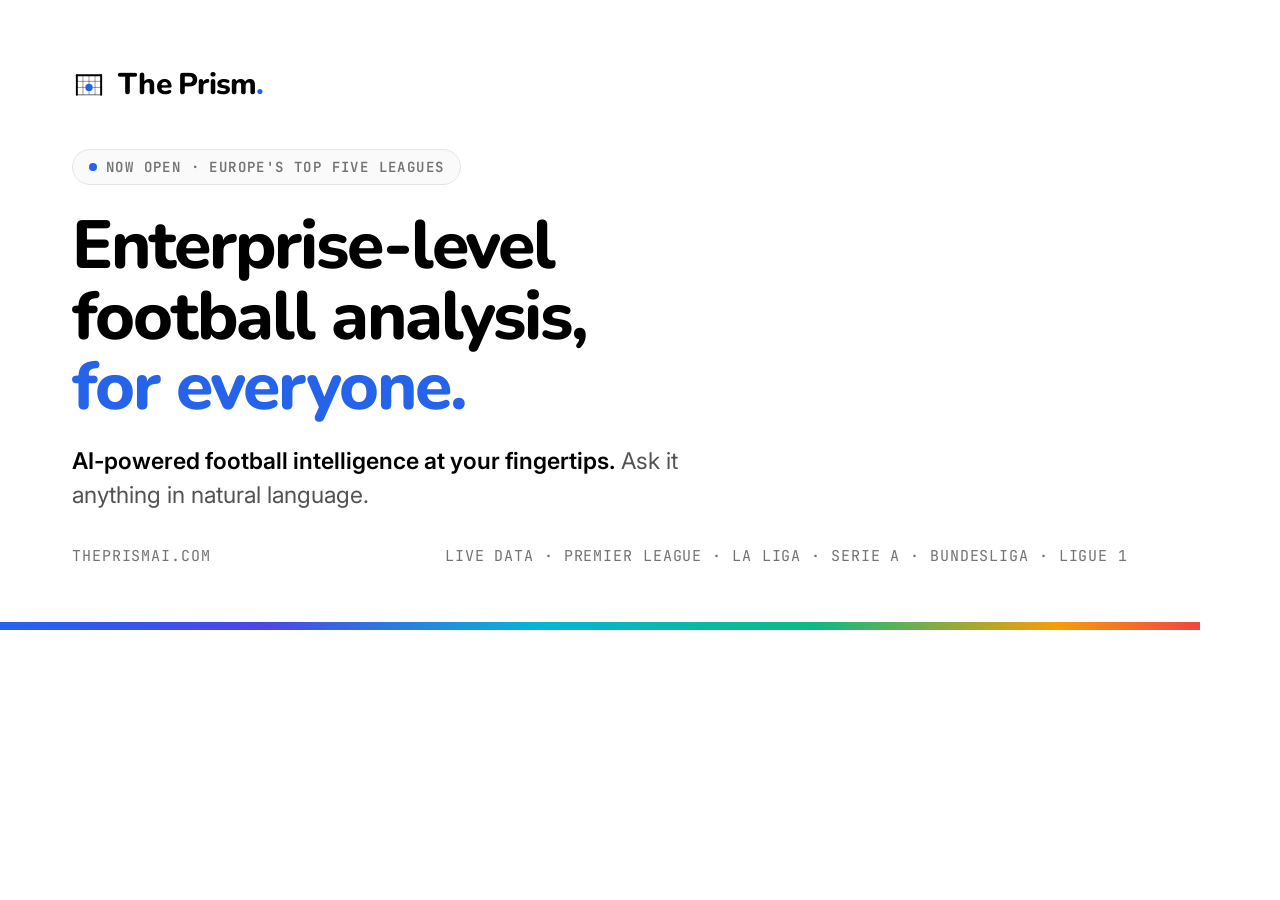
<file: og-card.html>
<!DOCTYPE html>
<html lang="en"><head><meta charset="UTF-8">
<link rel="preconnect" href="https://fonts.googleapis.com"><link rel="preconnect" href="https://fonts.gstatic.com" crossorigin>
<link href="https://fonts.googleapis.com/css2?family=Nunito:wght@700;800&family=Inter:wght@400;500;600&family=JetBrains+Mono:wght@600&display=swap" rel="stylesheet">
<style>
  *{margin:0;padding:0;box-sizing:border-box}
  :root{--accent:#2563EB;--text:#000;--dim:#525252;--muted:#737373;--border:#e5e5e5;
        --spectrum:linear-gradient(90deg,#2563EB 0%,#4f46e5 22%,#06b6d4 45%,#10b981 68%,#f59e0b 88%,#ef4444 100%)}
  body{width:1200px;height:630px;background:#fff;font-family:'Inter',sans-serif;color:var(--text);
       padding:64px 72px;display:flex;flex-direction:column;position:relative;overflow:hidden}
  .brand{display:flex;align-items:center;gap:12px}
  .brand-name{font-family:'Nunito',sans-serif;font-weight:800;font-size:30px;letter-spacing:-.025em}
  .brand-dot{color:var(--accent)}
  .eyebrow{display:inline-flex;align-items:center;gap:9px;margin-top:44px;align-self:flex-start;
           font-family:'JetBrains Mono',monospace;font-size:14px;font-weight:600;letter-spacing:.1em;
           text-transform:uppercase;color:var(--muted);border:1px solid var(--border);border-radius:9999px;
           padding:8px 16px;background:#fafafa}
  .eyebrow i{width:8px;height:8px;border-radius:50%;background:var(--accent);display:block}
  h1{font-family:'Nunito',sans-serif;font-weight:800;font-size:68px;line-height:1.04;letter-spacing:-.03em;
     margin-top:26px;max-width:15ch}
  h1 span{color:var(--accent)}
  p{font-size:23px;color:var(--dim);margin-top:22px;max-width:44ch;line-height:1.45}
  p b{color:var(--text);font-weight:600}
  .foot{margin-top:auto;display:flex;align-items:center;justify-content:space-between;
        font-family:'JetBrains Mono',monospace;font-size:15px;letter-spacing:.06em;color:var(--muted);text-transform:uppercase}
  .rule{position:absolute;left:0;right:0;bottom:0;height:8px;background:var(--spectrum)}
</style></head>
<body>
  <div class="brand">
    <svg width="34" height="34" viewBox="0 0 28 28">
      <line x1="4" y1="6" x2="4" y2="22" stroke="#000" stroke-width="1.6" stroke-linecap="round"/>
      <line x1="24" y1="6" x2="24" y2="22" stroke="#000" stroke-width="1.6" stroke-linecap="round"/>
      <line x1="4" y1="6" x2="24" y2="6" stroke="#000" stroke-width="1.6" stroke-linecap="round"/>
      <line x1="4" y1="22" x2="24" y2="22" stroke="#000" stroke-width="1.2" opacity=".4"/>
      <line x1="9" y1="6" x2="9" y2="22" stroke="#000" stroke-width=".8" opacity=".4"/>
      <line x1="14" y1="6" x2="14" y2="22" stroke="#000" stroke-width=".8" opacity=".4"/>
      <line x1="19" y1="6" x2="19" y2="22" stroke="#000" stroke-width=".8" opacity=".4"/>
      <line x1="4" y1="11" x2="24" y2="11" stroke="#000" stroke-width=".8" opacity=".4"/>
      <line x1="4" y1="16" x2="24" y2="16" stroke="#000" stroke-width=".8" opacity=".4"/>
      <circle cx="14" cy="16" r="3" fill="#2563EB"/>
    </svg>
    <span class="brand-name">The Prism<span class="brand-dot">.</span></span>
  </div>
  <span class="eyebrow"><i></i> Now open · Europe's top five leagues</span>
  <h1>Enterprise-level football analysis, <span>for everyone.</span></h1>
  <p><b>AI-powered football intelligence at your fingertips.</b> Ask it anything in natural language.</p>
  <div class="foot"><span>theprismai.com</span><span>Live data · Premier League · La Liga · Serie A · Bundesliga · Ligue 1</span></div>
  <div class="rule"></div>
</body></html>
</file>
